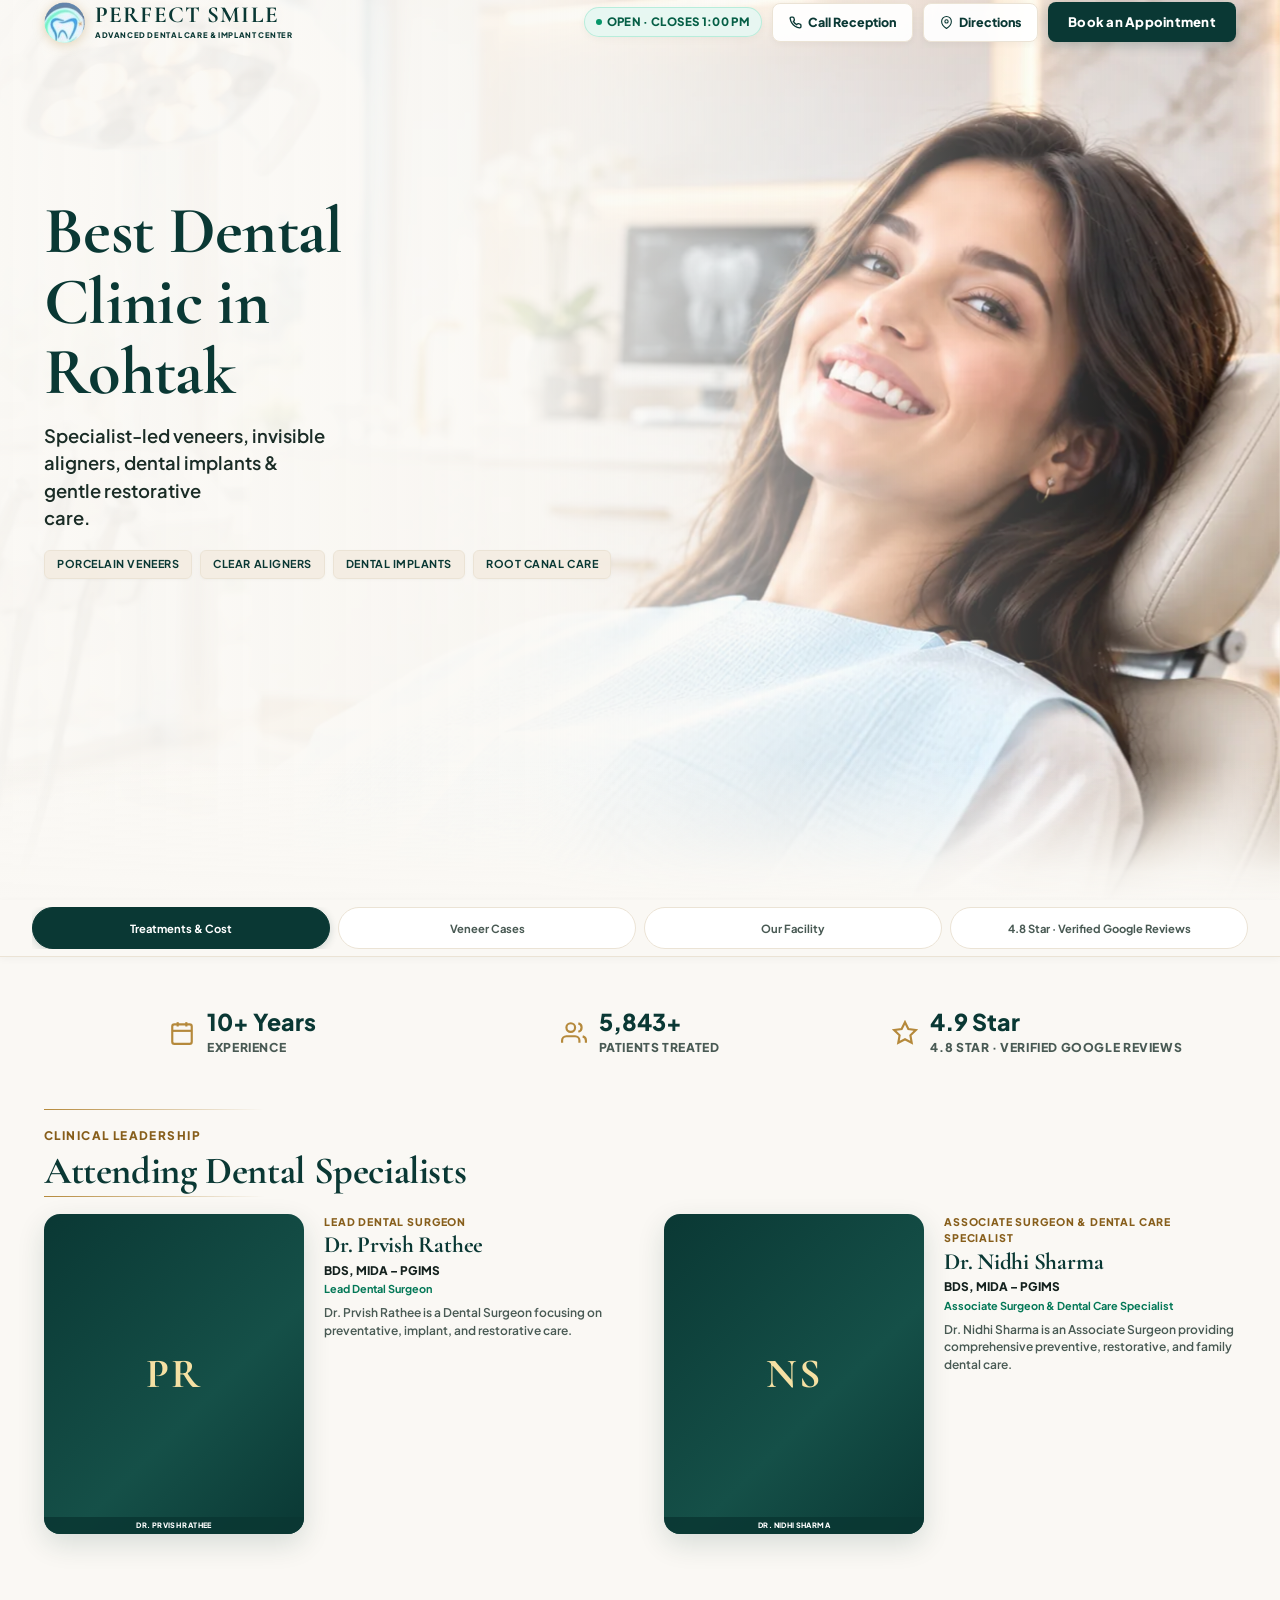
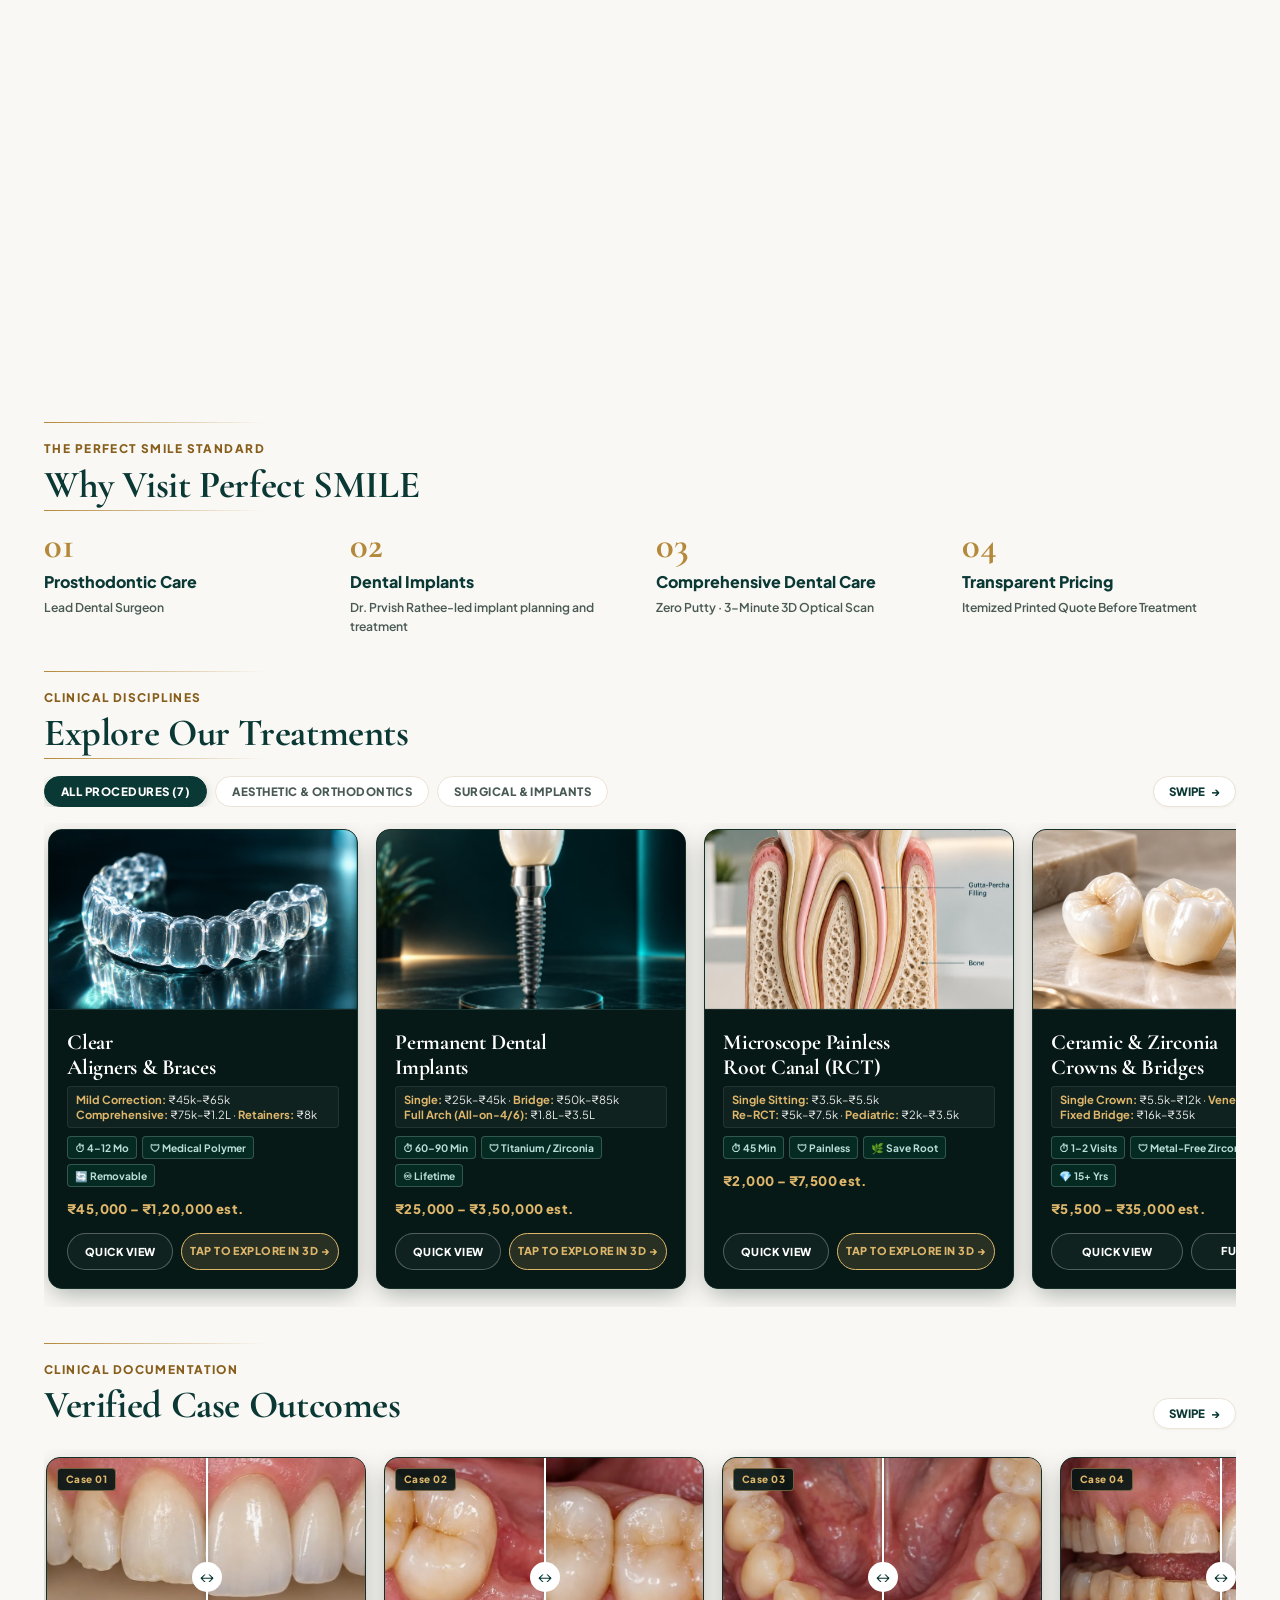
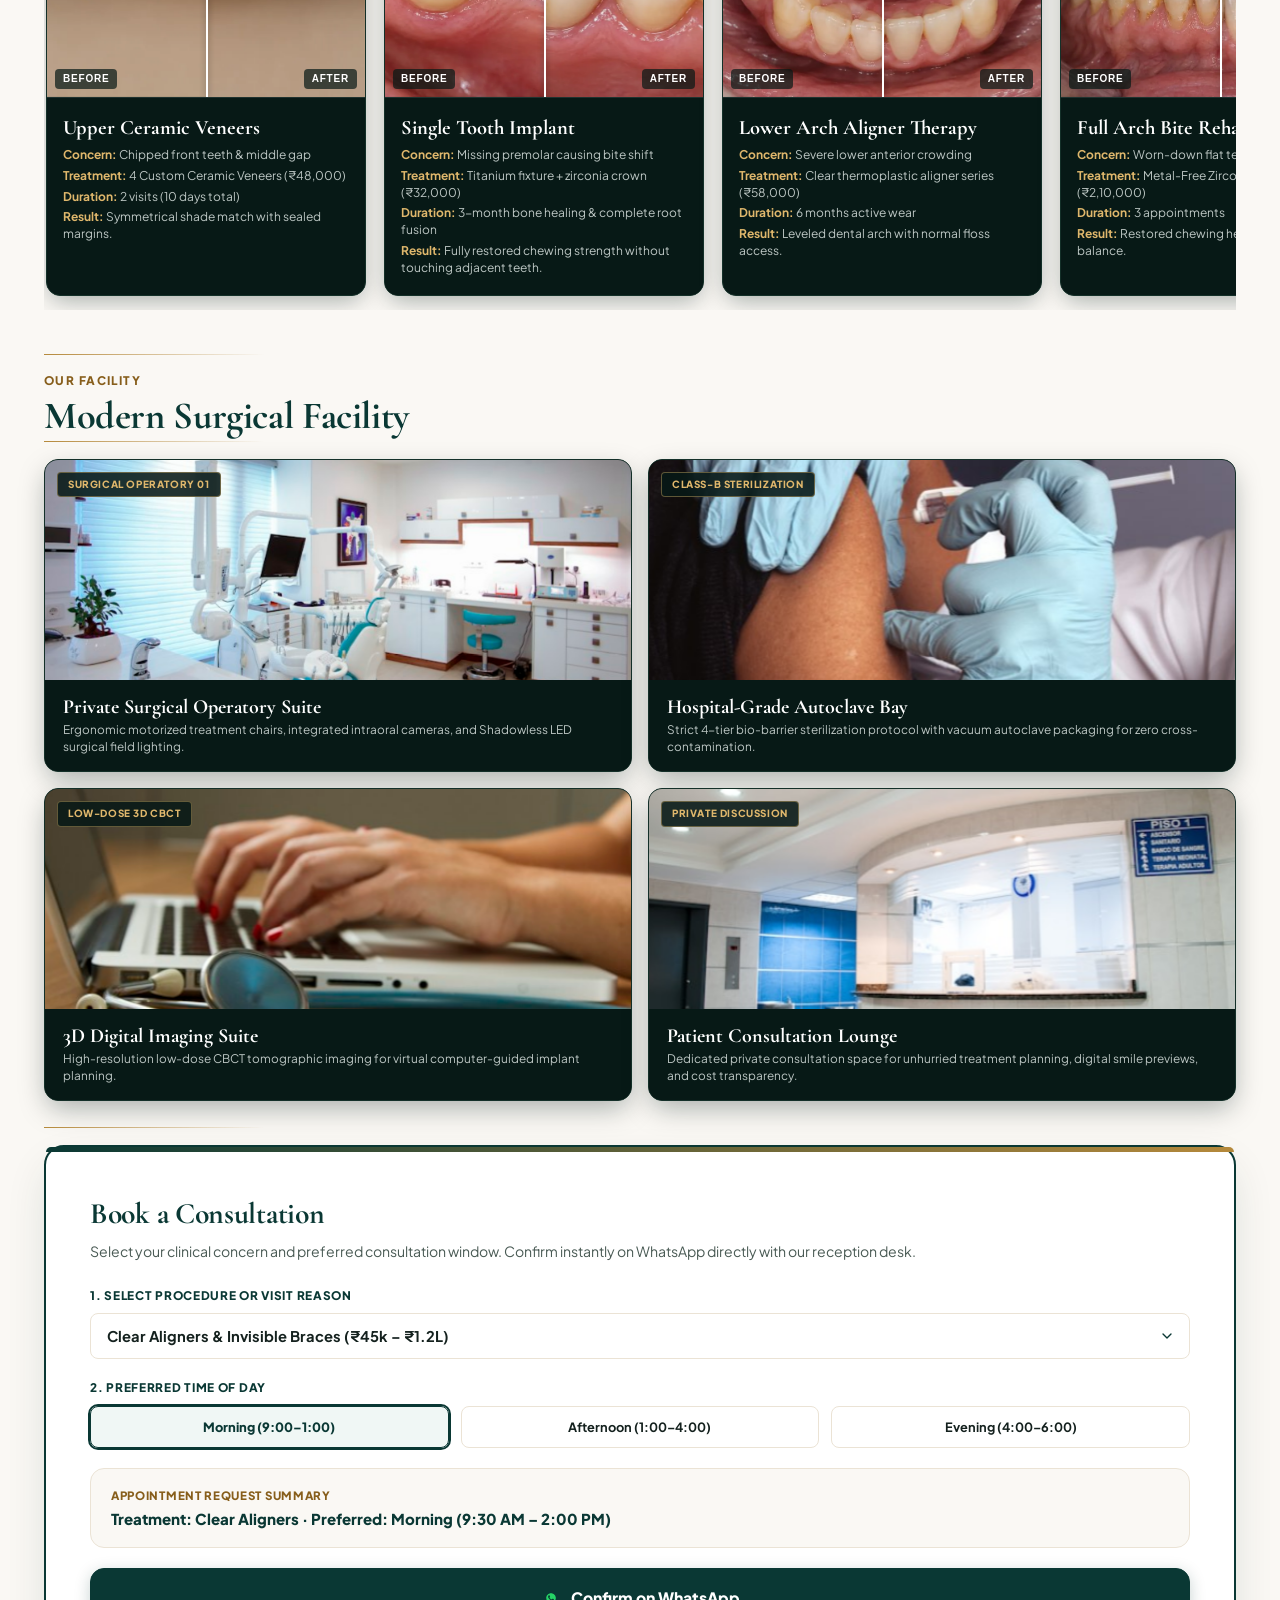
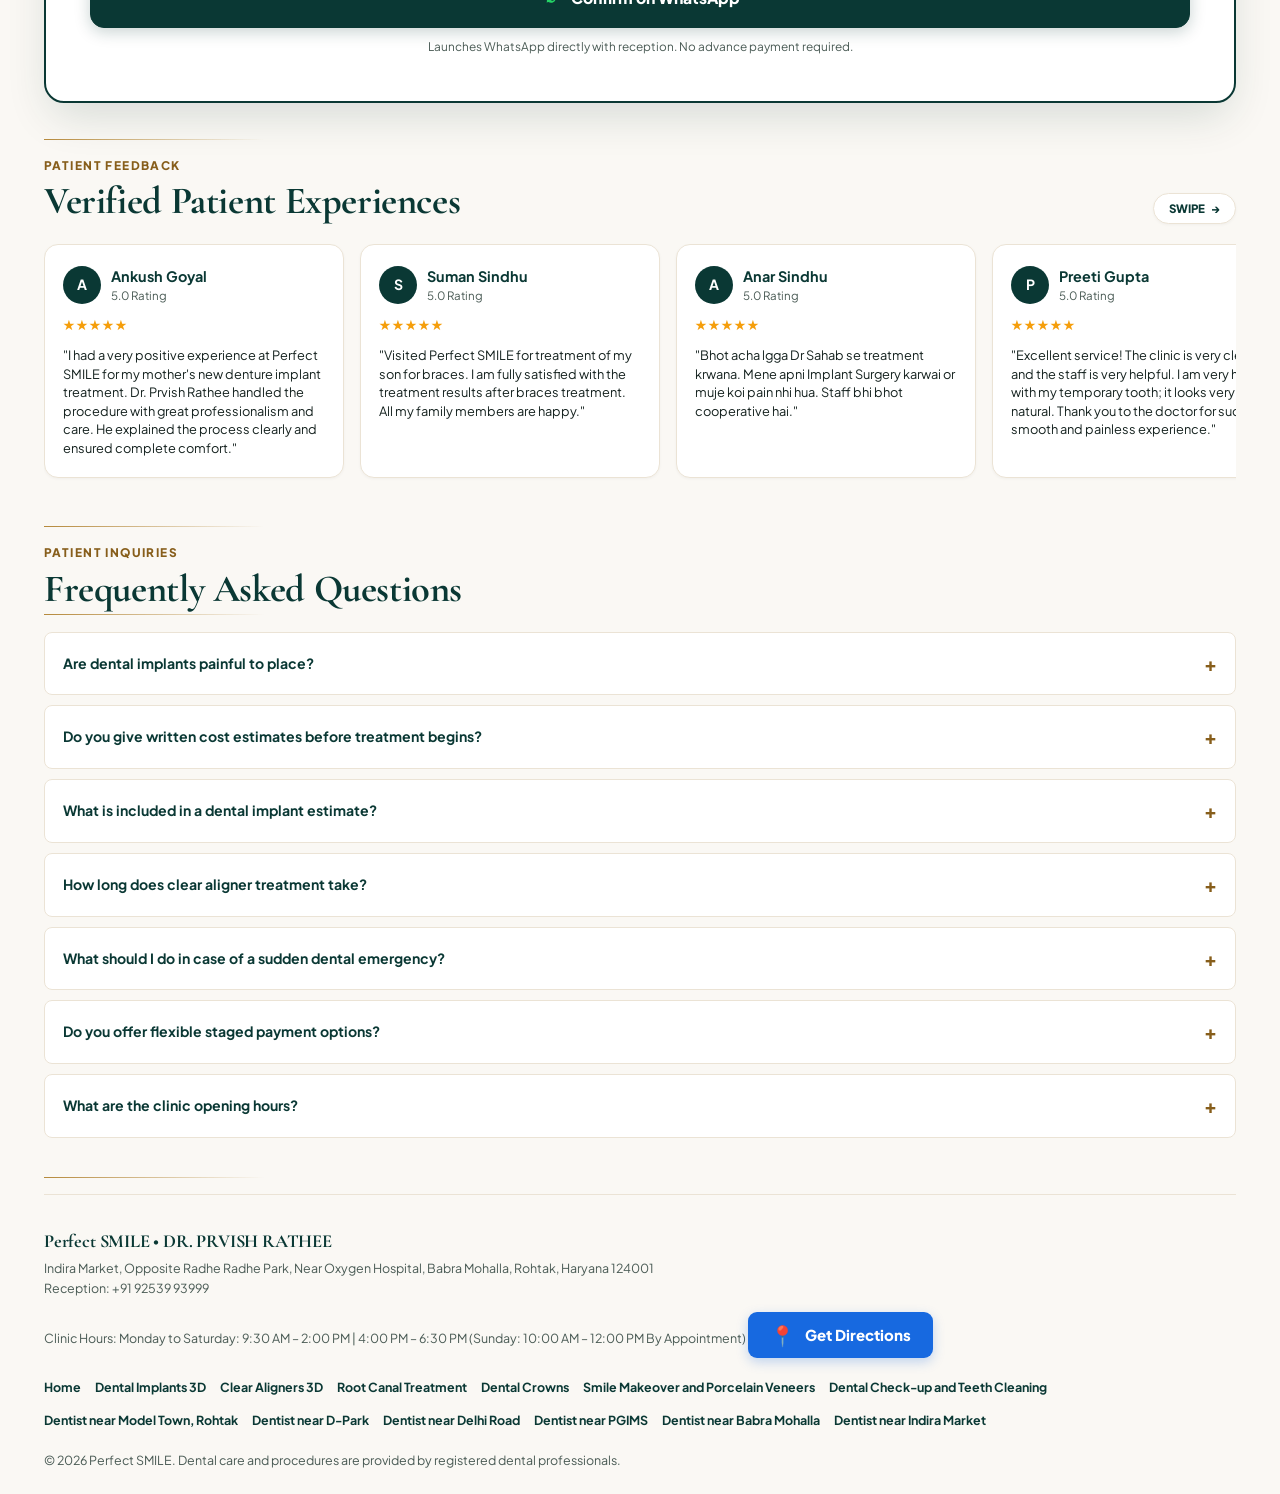
<file: index.html>
<!DOCTYPE html>

<html lang="en">
<head>
<link href="https://mintclinicrohtak.com/" rel="canonical"/>
<meta charset="utf-8"/>
<meta content="width=device-width, initial-scale=1.0" name="viewport"/>
<link href="favicon.svg" rel="icon" type="image/svg+xml"/>
<meta content="#0a3834" name="theme-color"/>
<title>Perfect SMILE | Dr. Prvish Rathee | Dentist in Rohtak, Haryana</title>
<meta content="Advanced dental care, dental implants, root canal treatment, braces, teeth whitening and restorative dentistry at Perfect SMILE, Indira Market, Opposite Radhe Radhe Park, Near Oxygen Hospital, Babra Mohalla, Rohtak, Haryana." name="description"/>
<!-- Open Graph -->
<meta content="website" property="og:type"/>
<meta content="https://mintclinicrohtak.com/" property="og:url"/>
<meta content="Perfect SMILE | Dr. Prvish Rathee | Dentist in Rohtak" property="og:title"/>
<meta content="Specialist-led aesthetic and surgical dental care with transparent upfront price estimates and interactive 3D digital treatment education." property="og:description"/>
<meta content="https://mintclinicrohtak.com/hero-desktop.webp" property="og:image"/>
<meta content="Perfect SMILE, Indira Market, Opposite Radhe Radhe Park, Near Oxygen Hospital, Babra Mohalla, Rohtak, Haryana" property="og:image:alt"/>
<meta content="Perfect SMILE" property="og:site_name"/>
<meta content="en_IN" property="og:locale"/>
<meta content="summary_large_image" name="twitter:card"/>
<meta content="Perfect SMILE | Dr. Prvish Rathee, Dentist in Rohtak" name="twitter:title"/>
<meta content="Dental implants, root canal treatment, braces, teeth whitening and restorative dental care in Rohtak." name="twitter:description"/>
<meta content="https://mintclinicrohtak.com/hero-desktop.webp" name="twitter:image"/>
<meta content="index, follow, max-image-preview:large" name="robots"/>
<!-- Structured Data -->
<script type="application/ld+json">{"@context":"https://schema.org","@type":"Dentist","@id":"https://mintclinicrohtak.com/#clinic","name":"Perfect SMILE","url":"https://mintclinicrohtak.com/","image":"https://mintclinicrohtak.com/hero-desktop.webp","telephone":["+919253993999","+919034467399"],"priceRange":"₹₹₹","medicalSpecialty":"Dentistry","address":{"@type":"PostalAddress","streetAddress":"Indira Market, Opposite Radhe Radhe Park, Near Oxygen Hospital, Babra Mohalla","addressLocality":"Rohtak","addressRegion":"Haryana","postalCode":"124001","addressCountry":"IN"},"founder":{"@type":"Person","name":"Dr. Prvish Rathee","jobTitle":"Lead Surgeon","hasCredential":"BDS, MIDA – PGIMS"},"hasMap":"https://maps.app.goo.gl/pcGEaBugNyQtd7A29?g_st=ac","sameAs":["https://maps.app.goo.gl/pcGEaBugNyQtd7A29?g_st=ac"],"areaServed":[{"@type":"Place","name":"Babra Mohalla"},{"@type":"Place","name":"Indira Market"},{"@type":"Place","name":"Model Town"},{"@type":"Place","name":"D-Park"},{"@type":"Place","name":"Delhi Road"},{"@type":"Place","name":"PGIMS Complex"}],"openingHoursSpecification":[{"@type":"OpeningHoursSpecification","dayOfWeek":["Monday","Tuesday","Wednesday","Thursday","Friday","Saturday"],"opens":"09:30","closes":"14:00"},{"@type":"OpeningHoursSpecification","dayOfWeek":["Monday","Tuesday","Wednesday","Thursday","Friday","Saturday"],"opens":"16:00","closes":"18:30"},{"@type":"OpeningHoursSpecification","dayOfWeek":["Sunday"],"opens":"10:00","closes":"12:00","description":"Strictly By Appointment"}],"aggregateRating":{"@type":"AggregateRating","ratingValue":"4.8","bestRating":"5","reviewCount":76,"ratingCount":76},"employee":[{"@type":"Person","name":"Dr. Prvish Rathee","jobTitle":"Lead Surgeon","hasCredential":"BDS, MIDA – PGIMS"},{"@type":"Person","name":"Dr. Nidhi Sharma","jobTitle":"Associate Surgeon","hasCredential":"BDS, MIDA – PGIMS"}]}</script>
<script type="application/ld+json">{"@context":"https://schema.org","@type":"FAQPage","mainEntity":[{"@type":"Question","name":"Are dental implants painful to place?","acceptedAnswer":{"@type":"Answer","text":"No. The procedure is completed under local anesthesia. Most patients report feeling only gentle vibration and mild pressure, with postoperative recovery feeling similar to a simple filling."}},{"@type":"Question","name":"Do you give written cost estimates before treatment begins?","acceptedAnswer":{"@type":"Answer","text":"Yes. Following your 3D scan and clinical exam, you will receive a transparent written breakdown of all available materials and exact pricing before any treatment starts."}},{"@type":"Question","name":"What is included in a dental implant estimate?","acceptedAnswer":{"@type":"Answer","text":"Our implant estimate includes the initial 3D surgical planning scan, the biocompatible medical titanium root fixture, the precision-milled titanium abutment connector, and the final monolithic zirconia crown."}},{"@type":"Question","name":"How long does clear aligner treatment take?","acceptedAnswer":{"@type":"Answer","text":"Minor adjustments can take 3 to 6 months, while full alignment typically takes between 8 and 14 months depending on tooth movement requirements."}},{"@type":"Question","name":"What should I do in case of a sudden dental emergency?","acceptedAnswer":{"@type":"Answer","text":"Please contact the clinic directly for urgent dental pain, tooth problems or other dental emergencies so the team can advise on appointment availability."}},{"@type":"Question","name":"Do you offer flexible staged payment options?","acceptedAnswer":{"@type":"Answer","text":"Please confirm treatment fees and payment arrangements directly with the clinic during your consultation."}},{"@type":"Question","name":"What are the clinic opening hours?","acceptedAnswer":{"@type":"Answer","text":"Monday to Saturday: 9:30 AM – 2:00 PM | 4:00 PM – 6:30 PM (Sunday: 10:00 AM – 12:00 PM By Appointment)."}}]}</script>
<link href="https://fonts.googleapis.com" rel="preconnect"/>
<link crossorigin="" href="https://fonts.gstatic.com" rel="preconnect"/>
<link href="https://fonts.googleapis.com/css2?family=Cormorant+Garamond:ital,wght@0,600;0,700;1,600&amp;family=Plus+Jakarta+Sans:wght@400;500;600;700;800&amp;display=swap" rel="stylesheet"/>
<style>
    :root {
      --bg-canvas: #faf8f4;
      --bg-surface: #ffffff;
      --bg-subtle: #f4ede2;

      --text-main: #14211e;
      --text-muted: #495a54;

      --teal-primary: #0a3834;
      --teal-hover: #062623;
      --teal-soft: #f0f7f5;
      --teal-border: #b8ded7;

      --emerald-accent: #047857;
      --emerald-soft: #ecfdf5;

      --gold-primary: #b5893b;
      --gold-accent: #875e1b;
      --gold-soft: #fcf8f0;
      --gold-border: #ebd9b5;

      /* Obsidian Dark Architecture */
      --card-dark-bg: #071916;
      --card-dark-border: #143029;
      --card-dark-text-muted: rgba(240, 247, 245, 0.78);
      --card-dark-gold: #dfb76c;

      --rose-accent: #b91c1c;

      --border-color: #ebe3d5;
      --shadow-sm: 0 1px 3px rgba(20, 33, 30, 0.04);
      --shadow-desk: 0 18px 45px -8px rgba(10, 56, 52, 0.16);

      --radius-sm: 8px;
      --radius-md: 14px;
      --radius-lg: 20px;
    }

    *,
    *::before,
    *::after {
      box-sizing: border-box;
      margin: 0;
      padding: 0;
      -webkit-tap-highlight-color: transparent;
    }

    html {
      scroll-behavior: smooth;
    }

    /* Fixed: No overflow-x on html to keep native mobile anchor scrolling intact */
    body {
      width: 100%;
      max-width: 100vw;
      overflow-x: hidden; /* fallback for old browsers */
      overflow-x: clip; /* clips sideways overflow WITHOUT breaking position:sticky */
      background-color: var(--bg-canvas);
      color: var(--text-main);
      font-family: 'Plus Jakarta Sans', -apple-system, BlinkMacSystemFont, sans-serif;
      line-height: 1.55;
      padding-bottom: 96px;
    }

    @media (min-width: 900px) and (orientation: landscape) {
      body {
        padding-bottom: 0;
      }
    }

    a,
    button,
    select,
    input {
      font-family: inherit;
      color: inherit;
    }

    button:focus-visible,
    a:focus-visible,
    input:focus-visible,
    select:focus-visible {
      outline: 2px solid var(--teal-primary);
      outline-offset: 3px;
    }

    .fluid-section-band {
      width: 100%;
      box-sizing: border-box;
      padding: 0 clamp(16px, 3.5vw, 44px);
    }

    .serif-title {
      font-family: 'Cormorant Garamond', Georgia, serif;
      letter-spacing: -0.01em;
    }

    /* Precise offsets for sticky header jumps */
    #treatments,
    #casesSection,
    #reviewsSection,
    #bookingDeskSection,
    #visitSection {
      scroll-margin-top: 56px;
    }

    /* ==========================================================
       LUXURY EDITORIAL ENTRANCE & INERTIAL SCROLL REVEALS
    =========================================================== */
    @keyframes gracefulWordDrop {
      0% {
        opacity: 0;
        transform: translateY(-16px);
      }
      100% {
        opacity: 1;
        transform: translateY(0);
      }
    }

    @keyframes heroBgZoomAnim {
      0% { opacity: 0.7; transform: scale(1.04); }
      100% { opacity: 1; transform: scale(1); }
    }

    .hero-brand-name-anim {
      display: inline-block;
      animation: gracefulWordDrop 0.85s cubic-bezier(0.16, 1, 0.3, 1) 0.08s both;
    }
    .hero-brand-tag-anim {
      display: inline-block;
      animation: gracefulWordDrop 0.85s cubic-bezier(0.16, 1, 0.3, 1) 0.18s both;
    }
    .hero-status-pill-anim {
      animation: gracefulWordDrop 0.85s cubic-bezier(0.16, 1, 0.3, 1) 0.28s both;
    }

    .hero-eyebrow-anim {
      display: inline-block;
      animation: gracefulWordDrop 0.88s cubic-bezier(0.16, 1, 0.3, 1) 0.40s both;
    }

    .word-snap {
      display: inline-block;
      animation: gracefulWordDrop 0.88s cubic-bezier(0.16, 1, 0.3, 1) both;
    }
    .ws-1 { animation-delay: 0.52s; }
    .ws-2 { animation-delay: 0.66s; }
    .ws-3 { animation-delay: 0.80s; }
    .ws-4 { animation-delay: 0.94s; }

    .hero-subhead-anim {
      animation: gracefulWordDrop 0.92s cubic-bezier(0.16, 1, 0.3, 1) 1.10s both;
    }

    .stag-tag {
      display: inline-block;
      animation: gracefulWordDrop 0.80s cubic-bezier(0.16, 1, 0.3, 1) both;
    }
    .st-1 { animation-delay: 1.25s; }
    .st-2 { animation-delay: 1.37s; }
    .st-3 { animation-delay: 1.49s; }
    .st-4 { animation-delay: 1.61s; }

    #heroParallaxTarget {
      will-change: transform, opacity;
      transition: transform 0.05s linear;
    }

    .reveal-scroll {
      opacity: 0;
      transform: translateY(14px);
      transition: opacity 0.65s cubic-bezier(0.16, 1, 0.3, 1),
                  transform 0.65s cubic-bezier(0.16, 1, 0.3, 1);
      will-change: opacity, transform;
    }

    .reveal-scroll.is-revealed {
      opacity: 1;
      transform: translateY(0);
    }

    .delay-1 { transition-delay: 0.06s; }
    .delay-2 { transition-delay: 0.12s; }
    .delay-3 { transition-delay: 0.18s; }
    .delay-4 { transition-delay: 0.24s; }

    /* ==========================================================
       1. UNIFIED FULL-BLEED HERO (CINEMATIC CONTRAST ON MOBILE)
    =========================================================== */
    .hero-fullbleed-wrapper {
      position: relative;
      width: 100%;
      background-color: var(--bg-canvas);
      overflow: hidden;
      display: flex;
      flex-direction: column;
      justify-content: space-between;
      border-bottom: none !important;
    }

    .hero-fullbleed-wrapper::after {
      content: '';
      position: absolute;
      bottom: 0;
      left: 0;
      right: 0;
      height: 140px;
      background: linear-gradient(
        to bottom,
        rgba(250, 248, 244, 0) 0%,
        rgba(250, 248, 244, 0.45) 40%,
        rgba(250, 248, 244, 0.92) 80%,
        #faf8f4 100%
      );
      z-index: 4;
      pointer-events: none;
    }

    .hero-video-bg {
      position: absolute;
      inset: 0;
      width: 100%;
      height: 100%;
      object-fit: cover;
      z-index: 1;
      pointer-events: none;
      animation: heroBgZoomAnim 1.6s cubic-bezier(0.16, 1, 0.3, 1) both;
    }

    .hero-scrim-overlay {
      position: absolute;
      inset: 0;
      z-index: 2;
      pointer-events: none;
    }

    .luxury-site-header {
      position: relative;
      z-index: 20;
      width: 100%;
      padding-top: clamp(14px, 2.5vw, 22px);
      padding-bottom: 12px;
      display: flex;
      align-items: center;
      justify-content: space-between;
      gap: 8px;
      background: transparent;
      border: none;
    }

    .header-brand-link {
      display: flex;
      align-items: center;
      gap: 10px;
      text-decoration: none;
      min-width: 0;
      flex: 1 1 auto;
    }

    .gold-tooth-icon {
      width: clamp(30px, 3.2vw, 42px);
      height: clamp(30px, 3.2vw, 42px);
      flex-shrink: 0;
      filter: drop-shadow(0 2px 6px rgba(181, 137, 59, 0.35));
    }

    .brand-text-block {
      display: flex;
      flex-direction: column;
      min-width: 0;
      flex-shrink: 1;
    }

    /* ZERO TRUNCATION / NO ELLIPSIS CUTOFF ON MOBILE */
    .brand-name-serif {
      font-family: 'Cormorant Garamond', Georgia, serif;
      font-size: clamp(1.8rem, 6vw, 2.3rem); /* bigger brand on mobile (2026-09-27) */
      font-weight: 700;
      line-height: 1.05;
      color: var(--teal-primary);
      letter-spacing: 0.07em;
      text-transform: uppercase;
      white-space: nowrap;
      overflow: visible !important;
      text-overflow: clip !important;
      /* soft halo so the brand pops against the hero photo (2026-09-27) */
      text-shadow: 0 1px 14px rgba(250, 246, 238, 0.95), 0 1px 3px rgba(250, 246, 238, 0.9);
    }

    .brand-tagline-sans {
      font-size: clamp(0.44rem, 1.2vw, 0.62rem);
      color: var(--teal-primary);
      opacity: 0.9;
      font-weight: 800;
      letter-spacing: 0.07em;
      text-transform: uppercase;
      margin-top: 2px;
      white-space: nowrap;
      overflow: visible !important;
      text-overflow: clip !important;
    }

    .header-right-tools {
      display: flex;
      align-items: center;
      gap: 10px;
      flex-shrink: 0;
      margin-left: auto;
    }

    /* Small phones: keep the FULL live-status text — the pill wraps to its
       own line under the brand instead of overlapping it (2026-09-27). */
    @media (max-width: 560px) {
      .luxury-site-header {
        flex-wrap: wrap;
        row-gap: 8px;
      }
      .luxury-site-header .header-right-tools {
        flex: 1 1 100%;
        margin-left: 0;
        justify-content: flex-start;
      }
    }

    .live-status-pill {
      display: inline-flex;
      align-items: center;
      gap: 5px;
      background: rgba(230, 247, 242, 0.94);
      backdrop-filter: blur(8px);
      border: 1px solid rgba(178, 235, 217, 0.9);
      color: #065f46;
      border-radius: 999px;
      padding: 5px 11px;
      font-size: clamp(0.58rem, 1.5vw, 0.72rem);
      font-weight: 800;
      letter-spacing: 0.03em;
      text-transform: uppercase;
      white-space: nowrap;
      flex-shrink: 0;
      box-shadow: 0 2px 8px rgba(0, 0, 0, 0.04);
    }

    .status-indicator {
      width: 6px;
      height: 6px;
      flex-shrink: 0;
      background-color: #059669;
      border-radius: 50%;
    }

    .status-indicator.closed { background-color: #f43f5e; }
    .live-status-pill.is-closed { background: #f1f5f9; border-color: #cbd5e1; color: #475569; }

    @media (min-width: 900px) and (orientation: landscape) {
      .desktop-header-cta-group {
        display: inline-flex;
        align-items: center;
        gap: 10px;
      }

      .desktop-header-action-btn {
        display: inline-flex;
        align-items: center;
        gap: 6px;
        background: rgba(255, 255, 255, 0.92);
        backdrop-filter: blur(8px);
        border: 1.5px solid var(--border-color);
        color: var(--teal-primary) !important;
        padding: 9px 16px;
        border-radius: var(--radius-sm);
        font-size: 0.78rem;
        font-weight: 800;
        text-decoration: none;
        box-shadow: 0 2px 6px rgba(0, 0, 0, 0.04);
        transition: all 0.15s ease;
      }

      .desktop-header-action-btn:hover {
        background: var(--teal-soft);
        border-color: var(--teal-primary);
      }

      .desktop-header-cta {
        display: inline-flex;
        align-items: center;
        background-color: var(--teal-primary);
        color: #ffffff !important;
        padding: 10px 20px;
        border-radius: var(--radius-sm);
        font-size: 0.82rem;
        font-weight: 800;
        text-decoration: none;
        letter-spacing: 0.02em;
        cursor: pointer;
        box-shadow: 0 4px 12px rgba(10, 56, 52, 0.2);
        transition: background-color 0.15s ease, transform 0.15s ease;
      }

      .desktop-header-cta:hover {
        background-color: var(--teal-hover);
        transform: translateY(-1px);
      }
    }

    @media (max-width: 899px), (orientation: portrait) {
      .desktop-header-cta-group { display: none; }
    }

    .hero-stage-body {
      position: relative;
      z-index: 10;
      width: 100%;
      margin-top: auto;
      margin-bottom: auto;
    }

    .hero-content-col {
      max-width: 650px;
    }

    .hero-eyebrow-row {
      display: flex;
      align-items: center;
      gap: 10px;
      margin-bottom: 8px;
    }

    .eyebrow-text {
      font-size: 0.74rem;
      font-weight: 800;
      text-transform: uppercase;
      letter-spacing: 0.12em;
      color: var(--gold-accent);
      background: rgba(244, 237, 226, 0.96);
      padding: 4px 12px;
      border-radius: 999px;
      border: 1px solid var(--gold-border);
      box-shadow: 0 1px 4px rgba(0,0,0,0.04);
      display: inline-block;
    }

    .hero-headline {
      font-size: clamp(2.35rem, 5.2vw, 4.2rem);
      font-weight: 700;
      line-height: 1.06;
      color: var(--teal-primary);
      margin: 8px 0 14px 0;
    }

    .hero-subhead {
      color: #1a2c26;
      font-size: clamp(0.96rem, 2vw, 1.15rem);
      line-height: 1.5;
      max-width: 560px;
      font-weight: 600;
    }

    .hero-specialty-tags {
      display: flex;
      flex-wrap: wrap;
      gap: 8px;
      margin-top: 18px;
    }

    .specialty-tag {
      font-size: 0.68rem;
      font-weight: 700;
      text-transform: uppercase;
      letter-spacing: 0.05em;
      padding: 5px 12px;
      border-radius: 6px;
      background: rgba(244, 237, 226, 0.95);
      color: var(--teal-primary);
      border: 1px solid var(--border-color);
      box-shadow: 0 1px 3px rgba(0,0,0,0.03);
    }

    @media (min-width: 900px) and (orientation: landscape) {
      .hero-fullbleed-wrapper { min-height: 85vh; }
      .hero-video-bg { object-position: right center; }
      .hero-scrim-overlay {
        background: linear-gradient(
          90deg,
          rgba(250, 248, 244, 0.96) 0%,
          rgba(250, 248, 244, 0.88) 42%,
          rgba(250, 248, 244, 0.28) 75%,
          transparent 100%
        );
      }
      .hero-stage-body { padding-top: 30px; padding-bottom: 50px; top: -9vh; } /* lifted 2026-09-27: face stays visible */
    }

    /* CINEMATIC DIRECTIONAL VIGNETTE FOR MOBILE:
       Dense at top behind text, open & deep in lower 50% so tooth + gold sparks pop */
    @media (max-width: 899px), (orientation: portrait) {
      /* Mobile: do not wash out the bottom of the hero image.
         The desktop fade remains untouched. */
      .hero-fullbleed-wrapper::after { display: none; }
      /* Mobile: keep the hero to one viewport and place the text directly
         under the header instead of bottom-aligning it with a large empty gap. */
      /* Mobile: make the hero end immediately after the content area,
         leaving the fixed bottom action bar outside the hero rather than
         a large blank region. */
      .hero-scroll-section { height: clamp(760px, 60svh, 840px); min-height: 0; }
      .hero-fullbleed-wrapper { min-height: 0; height: 100%; }
      .hero-scroll-sticky {
        justify-content: flex-start;
        height: 100%;
        min-height: 0;
      }
      .hero-video-bg { 
        object-position: 85% 75%;
      }
      .hero-scrim-overlay {
        /* lightened 2026-09-27: photo must show clearly through the scrim */
        background: linear-gradient(
          180deg,
          rgba(250, 248, 244, 0.55) 0%,
          rgba(250, 248, 244, 0.30) 30%,
          rgba(250, 248, 244, 0.06) 55%,
          rgba(250, 248, 244, 0.10) 70%,
          rgba(250, 248, 244, 0.45) 88%,
          rgba(250, 248, 244, 0.65) 100%
        );
      }
      .hero-stage-body {
        /* Mobile full-bleed hero (2026-09-27): copy sits ON the video,
           bottom-anchored above the fixed CTA bar. */
        position: absolute;
        top: auto;
        bottom: 108px;
        left: 0;
        right: 0;
        width: 100%;
        margin: 0 !important;
        padding-top: 0;
        padding-bottom: 0;
        justify-content: flex-start;
      }
      .hero-headline {
        font-size: clamp(2.1rem, 7.5vw, 2.7rem);
      }
      .hero-subhead {
        font-size: 0.92rem;
        line-height: 1.45;
        max-width: 92%;
      }
    }

    /* ==========================================================
       ALWAYS-VISIBLE 4-CHIP NAVIGATION STRIP (ZERO CUTOFF)
    =========================================================== */
    .sticky-chip-strip {
      position: sticky;
      top: 0;
      z-index: 850;
      background: rgba(250, 248, 244, 0.96);
      backdrop-filter: blur(12px);
      -webkit-backdrop-filter: blur(12px);
      border-bottom: 1px solid var(--border-color);
      box-shadow: 0 2px 8px rgba(10, 56, 52, 0.04);
      padding: 7px clamp(8px, 2.5vw, 32px);
      width: 100%;
      box-sizing: border-box;
    }

    .chip-track {
      display: flex;
      align-items: center;
      justify-content: center;
      gap: clamp(5px, 1.2vw, 8px);
      margin: 0 auto;
      max-width: 100%;
      overflow-x: hidden;
    }

    .nav-chip {
      display: inline-flex;
      align-items: center;
      justify-content: center;
      flex: 1 1 0;
      min-width: 0;
      min-height: 42px;
      padding: 5px 7px;
      border-radius: 999px;
      font-size: clamp(0.62rem, 1.65vw, 0.70rem);
      line-height: 1.12;
      font-weight: 700;
      text-decoration: none;
      text-align: center;
      color: var(--text-muted);
      background: #ffffff;
      border: 1.2px solid var(--border-color);
      white-space: normal;
      transition: all 0.15s ease;
      cursor: pointer;
    }

    .nav-chip:hover {
      border-color: var(--teal-primary);
      color: var(--teal-primary);
    }

    .nav-chip.is-active {
      background: var(--teal-primary);
      border-color: var(--teal-primary);
      color: #ffffff;
      box-shadow: 0 2px 8px rgba(10, 56, 52, 0.2);
    }

    /* ==========================================================
       2. ZERO-BOX STATS SECTION
    =========================================================== */
    .stats-seamless-editorial {
      width: 100%;
      margin: 36px 0 24px 0;
      background: transparent;
      border: none;
      box-shadow: none;
    }

    .stats-editorial-grid {
      display: grid;
      grid-template-columns: 1fr 1fr 1fr;
      width: 100%;
      background: transparent;
      border: none;
    }

    .strip-stat-cell-clean {
      display: flex;
      align-items: center;
      justify-content: center;
      gap: 12px;
      padding: 16px 8px;
      border: none !important;
      text-decoration: none;
      background: transparent;
    }

    .strip-icon-wrap {
      color: var(--gold-primary);
      display: flex;
      align-items: center;
      justify-content: center;
      flex-shrink: 0;
    }

    .strip-icon-wrap svg { width: 26px; height: 26px; }

    .strip-text-group {
      display: flex;
      flex-direction: column;
      min-width: 0;
    }

    .strip-text-group strong {
      font-size: clamp(1.05rem, 2.4vw, 1.45rem);
      font-weight: 800;
      color: var(--teal-primary);
      line-height: 1.15;
      white-space: nowrap;
    }

    .strip-text-group span {
      font-size: clamp(0.62rem, 1.4vw, 0.76rem);
      color: var(--text-muted);
      font-weight: 800;
      text-transform: uppercase;
      letter-spacing: 0.05em;
      margin-top: 2px;
      white-space: nowrap;
    }

    /* ==========================================================
       3. ATTENDING SPECIALISTS
    =========================================================== */
    .editorial-heading-group {
      margin: 54px 0 20px;
      display: flex;
      justify-content: space-between;
      align-items: flex-end;
      gap: 12px;
    }

    .editorial-subhead {
      font-size: 0.74rem;
      font-weight: 800;
      text-transform: uppercase;
      letter-spacing: 0.12em;
      color: var(--gold-accent);
      display: block;
      margin-bottom: 3px;
    }

    .section-display-title {
      font-size: clamp(1.75rem, 3.6vw, 2.4rem);
      font-weight: 700;
      color: var(--teal-primary);
      line-height: 1.2;
    }

    .btn-swipe-trigger {
      display: inline-flex;
      align-items: center;
      gap: 6px;
      background: #ffffff;
      border: 1.5px solid var(--border-color);
      border-radius: 999px;
      padding: 7px 15px;
      font-size: 0.72rem;
      font-weight: 800;
      text-transform: uppercase;
      cursor: pointer;
      color: var(--teal-primary);
      box-shadow: var(--shadow-sm);
      transition: all 0.15s ease;
      white-space: nowrap;
      flex-shrink: 0;
    }

    .btn-swipe-trigger:hover {
      background: var(--teal-soft);
      border-color: var(--teal-primary);
    }

    .doctors-editorial-spread {
      display: grid;
      grid-template-columns: 1fr;
      gap: 28px;
      margin-top: 18px;
      background: transparent;
      border: none;
    }

    @media (min-width: 900px) and (orientation: landscape) {
      .doctors-editorial-spread {
        grid-template-columns: 1fr 1fr;
        gap: 48px;
      }
    }

    .doctor-feature-entry {
      display: flex;
      align-items: flex-start;
      gap: 20px;
      background: transparent;
      border: none;
      box-shadow: none;
      padding: 0;
    }

    .doctor-photo-frame {
      position: relative;
      width: 260px;
      height: 320px;
      flex-shrink: 0;
      border-radius: 16px;
      overflow: hidden;
      box-shadow: 0 10px 28px rgba(10, 56, 52, 0.14);
    }


    @media (max-width: 899px) {
      .doctors-editorial-spread {
        gap: 22px;
      }

      .doctor-feature-entry {
        flex-direction: column;
        gap: 18px;
      }

      .doctor-photo-frame {
        width: min(100%, 300px);
        height: 360px;
      }
    }

    @media (max-width: 560px) {
      .doctor-photo-frame {
        width: min(100%, 260px);
        height: 320px;
      }
    }

    .doctor-photo-rect {
      width: 100%;
      height: 100%;
      object-fit: cover;
      display: block;
    }

    .doctor-monogram {
      width: 100%;
      height: 100%;
      display: flex;
      align-items: center;
      justify-content: center;
      font-family: 'Cormorant Garamond', Georgia, serif;
      font-size: 2.6rem;
      font-weight: 700;
      letter-spacing: 0.04em;
      color: #f5e0a3;
      background: linear-gradient(135deg, #0a3834 0%, #155048 60%, #0a3834 100%);
    }

    .doctor-photo-badge {
      position: absolute;
      bottom: 0; left: 0; right: 0;
      background: rgba(10, 56, 52, 0.9);
      color: #ffffff;
      font-size: 0.46rem;
      font-weight: 800;
      text-transform: uppercase;
      letter-spacing: 0.05em;
      padding: 3px 4px;
      text-align: center;
    }

    .doctor-details-block {
      flex: 1;
      min-width: 0;
    }

    .doc-lead-eyebrow {
      font-size: 0.66rem;
      font-weight: 800;
      text-transform: uppercase;
      letter-spacing: 0.08em;
      color: var(--gold-accent);
      display: block;
      margin-bottom: 2px;
    }

    .doc-name-serif {
      font-size: 1.45rem;
      font-weight: 700;
      line-height: 1.15;
      color: var(--teal-primary);
    }

    .doc-degrees-line {
      font-size: 0.74rem;
      font-weight: 800;
      text-transform: uppercase;
      color: var(--text-main);
      margin-top: 3px;
    }

    .doc-reg-number {
      font-size: 0.68rem;
      font-weight: 700;
      color: var(--emerald-accent);
      margin-top: 1px;
    }

    .doc-institution-line {
      font-size: 0.75rem;
      color: var(--text-muted);
      line-height: 1.48;
      margin-top: 6px;
      font-weight: 600;
    }

    /* ==========================================================
       4. WHY PATIENTS CHOOSE Perfect SMILE
    =========================================================== */
    .why-apex-seamless-grid {
      display: grid;
      grid-template-columns: 1fr 1fr;
      gap: 24px;
      margin-top: 20px;
      background: transparent;
      border: none;
    }

    @media (min-width: 950px) and (orientation: landscape) {
      .why-apex-seamless-grid {
        grid-template-columns: repeat(4, 1fr);
        gap: 32px;
      }
    }

    @media (max-width: 580px), (orientation: portrait) {
      .why-apex-seamless-grid {
        grid-template-columns: 1fr;
      }
    }

    .why-apex-column {
      display: flex;
      flex-direction: column;
      gap: 6px;
      background: transparent;
      border: none;
    }

    .why-num-tag {
      font-family: 'Cormorant Garamond', Georgia, serif;
      font-size: 2.3rem;
      font-weight: 700;
      color: var(--gold-primary);
      line-height: 1;
      margin-bottom: 2px;
    }

    .why-apex-column h4 {
      font-size: 1rem;
      font-weight: 800;
      color: var(--teal-primary);
      line-height: 1.25;
    }

    .why-apex-column p {
      font-size: 0.76rem;
      color: var(--text-muted);
      line-height: 1.5;
      font-weight: 600;
    }

    /* ==========================================================
       5. CLINICAL PROCEDURES (TARGET: #treatments)
    =========================================================== */
    .treatment-filter-bar {
      display: flex;
      align-items: center;
      justify-content: space-between;
      gap: 12px;
      margin-top: 12px;
      margin-bottom: 16px;
    }

    .filter-pills-row {
      display: flex;
      align-items: center;
      gap: 8px;
      overflow-x: auto;
      scrollbar-width: none;
    }
    .filter-pills-row::-webkit-scrollbar { display: none; }

    .treatment-filter-btn {
      background: #ffffff;
      border: 1.5px solid var(--border-color);
      border-radius: 999px;
      padding: 7px 16px;
      font-size: 0.72rem;
      font-weight: 800;
      color: var(--text-muted);
      text-transform: uppercase;
      letter-spacing: 0.04em;
      cursor: pointer;
      white-space: nowrap;
      transition: all 0.15s ease;
    }

    .treatment-filter-btn:hover {
      border-color: var(--teal-primary);
      color: var(--teal-primary);
    }

    .treatment-filter-btn.is-active {
      background: var(--teal-primary);
      border-color: var(--teal-primary);
      color: #ffffff;
      box-shadow: 0 2px 8px rgba(10, 56, 52, 0.2);
    }

    /* DRAG-TO-SCROLL HORIZONTAL RAILS */
    .treatment-horizontal-track {
      display: flex;
      gap: 18px;
      overflow-x: auto;
      scroll-snap-type: none;
      -webkit-overflow-scrolling: touch;
      padding: 6px 4px 18px;
      scrollbar-width: none;
      cursor: grab;
      user-select: none;
    }

    .treatment-horizontal-track:active {
      cursor: grabbing;
    }

    .treatment-horizontal-track::-webkit-scrollbar { display: none; }

    .treatment-card-item {
      flex: 0 0 310px;
      max-width: 84vw;
      background: var(--card-dark-bg);
      border: 1.5px solid var(--card-dark-border);
      border-radius: var(--radius-md);
      overflow: hidden;
      display: flex;
      flex-direction: column;
      box-shadow: 0 8px 24px -4px rgba(7, 25, 22, 0.35);
      user-select: none;
      transition: opacity 0.25s ease, transform 0.25s ease;
    }

    .treatment-card-item.is-dimmed {
      opacity: 0.25;
      transform: scale(0.96);
      pointer-events: none;
    }

    .card-product-stage {
      width: 100%;
      height: 180px;
      overflow: hidden;
      background: radial-gradient(circle at 50% 45%, #0f3d37 0%, #062623 70%, #021210 100%);
      border-bottom: 1px solid rgba(255, 255, 255, 0.08);
      position: relative;
    }

    .card-product-stage img {
      width: 100%;
      height: 100%;
      object-fit: cover;
      object-position: center;
      filter: drop-shadow(0 4px 10px rgba(0,0,0,0.35));
      pointer-events: none;
      display: block;
    }

    .card-body-content {
      padding: 20px 18px 18px;
      display: flex;
      flex-direction: column;
      flex: 1;
      justify-content: space-between;
      background: var(--card-dark-bg);
    }

    .card-body-content h4 {
      font-family: 'Cormorant Garamond', Georgia, serif;
      font-size: 1.35rem;
      font-weight: 700;
      color: #ffffff;
      line-height: 1.15;
      margin-bottom: 6px;
      letter-spacing: -0.01em;
    }

    .card-types-line {
      font-size: 0.70rem;
      color: rgba(255, 255, 255, 0.9);
      line-height: 1.35;
      margin-bottom: 8px;
      background: rgba(255, 255, 255, 0.04);
      padding: 5px 8px;
      border-radius: 4px;
      border: 1px solid rgba(255, 255, 255, 0.08);
    }

    .card-types-line strong {
      color: var(--card-dark-gold);
    }

    .card-specs-row {
      display: flex;
      flex-wrap: wrap;
      gap: 5px;
      margin-bottom: 12px;
    }

    .card-spec-chip {
      font-size: 0.64rem;
      font-weight: 700;
      background: rgba(4, 120, 87, 0.18);
      border: 1px solid rgba(184, 222, 215, 0.25);
      color: #b8ded7;
      padding: 2.5px 7px;
      border-radius: 4px;
      white-space: nowrap;
    }

    .card-price-pill {
      display: block;
      font-size: 0.82rem;
      font-weight: 800;
      color: var(--card-dark-gold);
      margin-bottom: 14px;
      letter-spacing: 0.03em;
    }

    .card-cta-group {
      display: flex;
      gap: 8px;
      width: 100%;
    }

    .btn-card-action {
      display: inline-flex;
      align-items: center;
      justify-content: center;
      flex: 1;
      background: rgba(255, 255, 255, 0.04);
      color: #ffffff !important;
      border: 1.2px solid rgba(255, 255, 255, 0.28);
      font-size: 0.68rem;
      font-weight: 800;
      text-transform: uppercase;
      letter-spacing: 0.04em;
      padding: 9px 8px;
      border-radius: 999px;
      text-decoration: none !important;
      cursor: pointer;
      transition: all 0.18s ease;
      box-sizing: border-box;
      white-space: nowrap;
    }

    .btn-card-action:hover {
      background: #ffffff;
      color: #071916 !important;
      border-color: #ffffff;
      transform: translateY(-1px);
    }

    .btn-card-action.btn-3d-highlight {
      background: rgba(223, 183, 108, 0.15);
      border-color: var(--card-dark-gold);
      color: var(--card-dark-gold) !important;
    }

    .btn-card-action.btn-3d-highlight:hover {
      background: var(--card-dark-gold);
      color: #071916 !important;
    }

    /* ==========================================================
       6. BEFORE & AFTER CLINICAL CASES (TARGET: #casesSection)
    =========================================================== */
    .horizontal-scroll-rail {
      display: flex;
      gap: 18px;
      overflow-x: auto;
      scroll-snap-type: none !important;
      -webkit-overflow-scrolling: touch;
      overscroll-behavior-x: contain;
      scrollbar-width: none;
      padding: 8px 2px 14px 2px;
      touch-action: pan-x pan-y;
      cursor: grab;
      user-select: none;
    }

    .horizontal-scroll-rail:active {
      cursor: grabbing;
    }

    .horizontal-scroll-rail::-webkit-scrollbar { display: none; }

    .custom-rail-slider-track {
      width: 100%;
      height: 4px;
      background: #ebe3d5;
      border-radius: 999px;
      margin: 4px 0 24px 0;
      position: relative;
      overflow: hidden;
    }

    .custom-rail-slider-thumb {
      position: absolute;
      top: 0; left: 0;
      height: 100%; width: 25%;
      background: var(--gold-primary);
      border-radius: 999px;
      transition: transform 0.08s linear;
    }

    .ba-slide-card {
      flex: 0 0 320px;
      max-width: 84vw;
      background: var(--card-dark-bg);
      border: 1.5px solid var(--card-dark-border);
      border-radius: var(--radius-md);
      overflow: hidden;
      box-shadow: 0 8px 24px -4px rgba(7, 25, 22, 0.35);
      display: flex;
      flex-direction: column;
      user-select: none;
    }

    .ba-image-stage {
      height: 180px;
      width: 100%;
      position: relative;
      overflow: hidden;
      border-bottom: 1px solid rgba(255, 255, 255, 0.08);
      background-color: #0c211d;
    }

    .ba-image-stage img {
      width: 100%;
      height: 100%;
      object-fit: cover;
      pointer-events: none;
      display: block;
    }

    .ba-tag-overlay {
      position: absolute;
      top: 10px; left: 10px;
      background: rgba(6, 22, 20, 0.90);
      border: 1px solid rgba(223, 183, 108, 0.45);
      color: var(--card-dark-gold);
      font-size: 0.62rem;
      font-weight: 800;
      padding: 3px 8px;
      border-radius: 4px;
      letter-spacing: 0.05em;
    }

    .ba-card-body {
      padding: 18px 16px;
      background: var(--card-dark-bg);
    }

    .ba-card-body h4 {
      font-family: 'Cormorant Garamond', Georgia, serif;
      font-size: 1.28rem;
      font-weight: 700;
      color: #ffffff;
      margin-bottom: 8px;
      line-height: 1.15;
    }

    .ba-meta-list {
      display: flex;
      flex-direction: column;
      gap: 4px;
      font-size: 0.75rem;
      color: var(--card-dark-text-muted);
      line-height: 1.4;
    }

    .ba-meta-list strong {
      color: var(--card-dark-gold);
    }

    /* ==========================================================
       7. BALANCED 2x2 ARCHITECTURAL BENTO SHOWCASE (ZERO VOID)
    =========================================================== */
    .bento-facility-grid {
      display: grid;
      grid-template-columns: 1fr;
      gap: 16px;
      margin-top: 18px;
      margin-bottom: 24px;
    }

    @media (min-width: 768px) {
      .bento-facility-grid {
        grid-template-columns: 1fr 1fr;
      }
    }

    .bento-cell {
      position: relative;
      background: var(--card-dark-bg);
      border: 1.5px solid var(--card-dark-border);
      border-radius: var(--radius-md);
      overflow: hidden;
      box-shadow: 0 10px 28px -4px rgba(7, 25, 22, 0.35);
      display: flex;
      flex-direction: column;
    }

    .bento-img-stage {
      position: relative;
      width: 100%;
      height: 220px;
      overflow: hidden;
      background-color: #0c211d;
    }

    .bento-img-stage img {
      width: 100%;
      height: 100%;
      object-fit: cover;
      display: block;
      transition: transform 0.4s ease;
    }

    .bento-cell:hover .bento-img-stage img {
      transform: scale(1.03);
    }

    .bento-badge {
      position: absolute;
      top: 12px;
      left: 12px;
      background: rgba(7, 25, 22, 0.88);
      backdrop-filter: blur(8px);
      border: 1px solid rgba(223, 183, 108, 0.4);
      color: var(--card-dark-gold);
      font-size: 0.62rem;
      font-weight: 800;
      letter-spacing: 0.06em;
      text-transform: uppercase;
      padding: 4px 10px;
      border-radius: 4px;
    }

    .bento-caption {
      padding: 16px 18px;
      background: var(--card-dark-bg);
      display: flex;
      flex-direction: column;
      gap: 3px;
      flex: 1;
    }

    .bento-caption h4 {
      font-family: 'Cormorant Garamond', Georgia, serif;
      font-size: 1.25rem;
      font-weight: 700;
      color: #ffffff;
      line-height: 1.15;
    }

    .bento-caption p {
      font-size: 0.74rem;
      color: var(--card-dark-text-muted);
      line-height: 1.4;
    }

    /* ==========================================================
       8. BOOKING DESK
    =========================================================== */
    .desk-card {
      background: #ffffff;
      border: 2px solid var(--teal-primary);
      border-radius: var(--radius-lg);
      padding: clamp(24px, 3.5vw, 44px);
      box-shadow: var(--shadow-desk);
      width: 100%;
      margin: 44px 0 32px 0;
      position: relative;
    }

    .desk-card::before {
      content: '';
      position: absolute;
      top: 0; left: 0; right: 0;
      height: 5px;
      background: linear-gradient(90deg, #0a3834, #b5893b);
      border-radius: var(--radius-lg) var(--radius-lg) 0 0;
    }

    .desk-card h3 {
      font-size: 1.85rem;
      font-weight: 700;
      color: var(--teal-primary);
      margin-bottom: 4px;
    }

    .desk-lede {
      font-size: 0.88rem;
      color: var(--text-muted);
      margin-bottom: 24px;
    }

    .form-row { margin-bottom: 20px; }

    .field-caption {
      display: block;
      font-size: 0.74rem;
      font-weight: 800;
      text-transform: uppercase;
      letter-spacing: 0.06em;
      margin-bottom: 8px;
      color: var(--teal-primary);
    }

    .custom-select-wrapper { position: relative; width: 100%; }

    .custom-select-trigger {
      width: 100%;
      background: #ffffff;
      border: 1.5px solid var(--border-color);
      border-radius: var(--radius-sm);
      color: var(--text-main);
      padding: 13px 40px 13px 16px;
      font-size: 0.92rem;
      font-weight: 700;
      text-align: left;
      display: flex;
      align-items: center;
      justify-content: space-between;
      cursor: pointer;
      background-image: url("data:image/svg+xml;charset=UTF-8,%3csvg xmlns='http://www.w3.org/2000/svg' viewBox='0 0 24 24' fill='none' stroke='%230a3834' stroke-width='2' stroke-linecap='round' stroke-linejoin='round'%3e%3cpolyline points='6 9 12 15 18 9'%3e%3c/polyline%3e%3c/svg%3e");
      background-repeat: no-repeat;
      background-position: right 14px center;
      background-size: 16px;
    }

    .custom-dropdown-panel {
      display: none;
      position: absolute;
      top: calc(100% + 4px);
      left: 0; right: 0;
      background: #ffffff;
      border: 1.5px solid var(--teal-border);
      border-radius: var(--radius-sm);
      box-shadow: 0 8px 24px -2px rgba(10, 56, 52, 0.18);
      z-index: 100;
      max-height: 280px;
      overflow-y: auto;
    }

    .custom-select-wrapper.is-open .custom-dropdown-panel { display: block; }

    .custom-optgroup-label {
      font-size: 0.70rem;
      font-weight: 800;
      text-transform: uppercase;
      letter-spacing: 0.05em;
      padding: 8px 14px;
      color: #065f46;
      background: #ecfdf5;
      border-bottom: 1px solid #d1fae5;
    }

    .custom-option {
      display: flex;
      align-items: center;
      justify-content: space-between;
      padding: 11px 16px;
      font-size: 0.85rem;
      font-weight: 600;
      color: var(--text-main);
      cursor: pointer;
      border-bottom: 1px solid #f6f1e8;
    }

    .custom-option:last-child { border-bottom: none; }

    .custom-option.is-selected {
      background: var(--teal-soft);
      color: var(--teal-primary);
      font-weight: 700;
    }

    .custom-option .check-icon {
      display: none;
      color: var(--emerald-accent);
      flex-shrink: 0;
    }

    .custom-option.is-selected .check-icon { display: inline-block; }

    .option-price-tag {
      font-size: 0.74rem;
      font-weight: 800;
      color: var(--emerald-accent);
      margin-left: 6px;
    }

    .time-chips-grid {
      display: grid;
      grid-template-columns: 1fr 1fr 1fr;
      gap: 12px;
      margin-top: 4px;
    }

    .time-chip-btn {
      background: #ffffff;
      border: 1.5px solid var(--border-color);
      border-radius: var(--radius-sm);
      padding: 12px 10px;
      text-align: center;
      font-size: 0.80rem;
      font-weight: 700;
      color: var(--text-main);
      cursor: pointer;
      transition: all 0.15s ease;
    }

    .time-chip-btn[aria-pressed="true"] {
      background: var(--teal-soft);
      border-color: var(--teal-primary);
      color: var(--teal-primary);
      font-weight: 800;
      outline: 2px solid var(--teal-primary);
    }

    .prominent-preview-banner {
      background: var(--bg-canvas);
      border: 1.5px solid var(--border-color);
      border-radius: var(--radius-md);
      padding: 18px 20px;
      margin-bottom: 20px;
    }

    .banner-tag {
      display: block;
      font-size: 0.72rem;
      font-weight: 800;
      text-transform: uppercase;
      letter-spacing: 0.06em;
      color: var(--gold-accent);
      margin-bottom: 4px;
    }

    .banner-statement {
      font-size: 0.94rem;
      font-weight: 800;
      color: var(--teal-primary);
      line-height: 1.35;
    }

    .desk-cta-btn {
      width: 100%;
      background: var(--teal-primary);
      color: #ffffff;
      border: 1.5px solid var(--teal-primary);
      border-radius: var(--radius-md);
      padding: 17px;
      font-size: 0.98rem;
      font-weight: 800;
      display: flex;
      align-items: center;
      justify-content: center;
      gap: 10px;
      cursor: pointer;
      text-decoration: none;
      box-shadow: 0 4px 16px rgba(10, 56, 52, 0.22);
      transition: background-color 0.15s ease, transform 0.15s ease;
    }

    .desk-cta-btn:hover {
      background: var(--teal-hover);
      transform: translateY(-1px);
    }

    .desk-cta-btn svg { color: #25d366; }

    .reassurance-note {
      text-align: center;
      font-size: 0.74rem;
      color: var(--text-muted);
      margin-top: 10px;
    }

    /* ==========================================================
       9. VERIFIED PATIENT REVIEWS (TARGET: #reviewsSection)
    =========================================================== */
    .reviews-carousel-wrap {
      width: 100%;
      overflow: hidden;
      margin-top: 4px;
      margin-bottom: 24px;
    }

    .reviews-track {
      display: flex;
      gap: 16px;
      overflow-x: auto;
      scroll-snap-type: none !important;
      -webkit-overflow-scrolling: touch;
      overscroll-behavior-x: contain;
      padding-bottom: 12px;
      scrollbar-width: none;
      cursor: grab;
      user-select: none;
    }

    .reviews-track:active {
      cursor: grabbing;
    }

    .reviews-track::-webkit-scrollbar { display: none; }

    .review-card-item {
      flex: 0 0 300px;
      max-width: 82vw;
      background: #ffffff;
      border: 1.5px solid var(--border-color);
      border-radius: var(--radius-md);
      padding: 20px 18px;
      display: flex;
      flex-direction: column;
      gap: 10px;
      box-shadow: var(--shadow-sm);
      user-select: none;
    }

    .review-author-row {
      display: flex;
      align-items: center;
      gap: 10px;
    }

    .author-avatar {
      width: 38px;
      height: 38px;
      border-radius: 50%;
      background: var(--teal-primary);
      color: #ffffff;
      font-weight: 700;
      font-size: 0.88rem;
      display: flex;
      align-items: center;
      justify-content: center;
      flex-shrink: 0;
    }

    .author-info h5 {
      font-size: 0.90rem;
      font-weight: 700;
      color: var(--teal-primary);
    }

    .author-info span {
      font-size: 0.72rem;
      color: var(--text-muted);
      display: block;
    }

    .review-stars {
      color: #f59e0b;
      font-size: 0.84rem;
      letter-spacing: 1px;
    }

    .review-content {
      font-size: 0.80rem;
      color: var(--text-main);
      line-height: 1.45;
    }

    .review-view-all-card {
      flex: 0 0 220px;
      background: var(--gold-soft);
      border: 1.5px dashed var(--gold-border);
      border-radius: var(--radius-md);
      padding: 18px;
      display: flex;
      flex-direction: column;
      align-items: center;
      justify-content: center;
      text-align: center;
      text-decoration: none;
      gap: 8px;
      color: var(--teal-primary);
      font-weight: 700;
      font-size: 0.84rem;
    }

    /* ==========================================================
       10. FAQ ACCORDION
    =========================================================== */
    .faq-accordion {
      display: flex;
      flex-direction: column;
      gap: 10px;
      margin-top: 8px;
    }

    details {
      background: #ffffff;
      border: 1.5px solid var(--border-color);
      border-radius: var(--radius-sm);
      overflow: hidden;
      transition: border-color 0.15s ease;
    }

    details[open] { border-color: var(--teal-border); }

    summary {
      padding: 16px 18px;
      font-size: 0.88rem;
      font-weight: 700;
      cursor: pointer;
      list-style: none;
      display: flex;
      justify-content: space-between;
      align-items: center;
      color: var(--teal-primary);
    }

    summary::-webkit-details-marker { display: none; }
    summary::after {
      content: '+';
      font-size: 1.2rem;
      color: var(--gold-accent);
      font-weight: 800;
    }
    details[open] summary::after { content: '−'; }

    details p {
      padding: 0 18px 16px;
      font-size: 0.82rem;
      color: var(--text-muted);
      line-height: 1.5;
    }

    /* ==========================================================
       11. INSTITUTIONAL CLINIC FOOTER (TARGET: #visitSection)
    =========================================================== */
    .clinic-footer-container {
      margin-top: 56px;
      padding: 32px 0 24px 0;
      border-top: 1.5px solid var(--border-color);
      display: flex;
      flex-direction: column;
      gap: 20px;
      font-size: 0.78rem;
      color: var(--text-muted);
    }

    .footer-identity-block h4 {
      font-size: 1.15rem;
      font-weight: 700;
      color: var(--teal-primary);
      margin-bottom: 4px;
    }

    .footer-identity-block p { line-height: 1.55; }

    .footer-seo-links {
      display: flex;
      flex-wrap: wrap;
      gap: 14px;
    }

    .footer-seo-links a {
      color: var(--teal-primary);
      font-weight: 700;
      text-decoration: none;
      transition: color 0.15s ease;
    }

    .footer-seo-links a:hover {
      color: var(--gold-accent);
    }

    /* ==========================================================
       12. MOBILE FLOATING ACTION BAR (OUTLINED CALENDAR ICON)
    =========================================================== */
    .mobile-action-bar {
      position: fixed;
      bottom: 0; left: 0; right: 0;
      background: rgba(250, 248, 244, 0.96);
      backdrop-filter: blur(12px);
      border-top: 1px solid var(--border-color);
      padding: 12px 16px;
      display: flex;
      gap: 10px;
      z-index: 1000;
    }

    @media (min-width: 900px) and (orientation: landscape) {
      .mobile-action-bar { display: none; }
    }

    .mobile-call-btn,
    .mobile-book-btn {
      display: flex;
      align-items: center;
      justify-content: center;
      text-decoration: none;
      border-radius: var(--radius-sm);
      padding: 13px 0;
    }

    .mobile-call-btn {
      flex: 1;
      background: var(--bg-surface);
      border: 1.5px solid var(--border-color);
      color: var(--text-main);
      gap: 6px;
      font-size: 0.88rem;
      font-weight: 700;
    }

    .mobile-book-btn {
      flex: 2;
      background: var(--teal-primary);
      color: #ffffff;
      gap: 8px;
      font-size: 0.9rem;
      font-weight: 800;
      cursor: pointer;
      border: none;
      box-shadow: 0 4px 12px rgba(10, 56, 52, 0.2);
    }

    /* ==========================================================
       13. QUICK VIEW MODAL
    =========================================================== */
    .quick-modal-backdrop {
      position: fixed;
      inset: 0;
      background: rgba(10, 24, 21, 0.70);
      backdrop-filter: blur(6px);
      z-index: 2000;
      display: flex;
      align-items: center;
      justify-content: center;
      padding: 16px;
      opacity: 0;
      visibility: hidden;
      transition: opacity 0.22s ease, visibility 0.22s ease;
    }

    .quick-modal-backdrop.is-active { opacity: 1; visibility: visible; }

    .quick-modal-card {
      background: #ffffff;
      border: 2px solid var(--teal-primary);
      border-radius: var(--radius-lg);
      width: 100%;
      max-width: 530px;
      max-height: 85vh;
      overflow-y: auto;
      padding: 0;
      box-shadow: 0 24px 50px -12px rgba(10, 56, 52, 0.45);
      position: relative;
    }

    .quick-modal-sticky-header {
      position: sticky;
      top: 0;
      background: rgba(255, 255, 255, 0.97);
      backdrop-filter: blur(8px);
      -webkit-backdrop-filter: blur(8px);
      padding: 18px 22px 12px 22px;
      border-bottom: 1px solid var(--border-color);
      display: flex;
      align-items: flex-start;
      justify-content: space-between;
      gap: 12px;
      z-index: 100;
    }

    .quick-modal-scrollable-body { padding: 16px 22px 24px 22px; }

    .quick-modal-close-btn {
      width: 32px;
      height: 32px;
      border-radius: 50%;
      background: var(--bg-subtle);
      border: 1px solid var(--border-color);
      color: var(--teal-primary);
      display: flex;
      align-items: center;
      justify-content: center;
      font-size: 1.1rem;
      font-weight: 700;
      cursor: pointer;
      flex-shrink: 0;
      transition: all 0.15s ease;
    }

    .quick-modal-close-btn:hover { background: var(--teal-primary); color: #ffffff; }

    .quick-modal-tag {
      font-size: 0.68rem;
      font-weight: 800;
      text-transform: uppercase;
      letter-spacing: 0.1em;
      color: var(--gold-accent);
      display: block;
      margin-bottom: 3px;
    }

    .quick-modal-title {
      font-size: 1.35rem;
      font-weight: 700;
      color: var(--teal-primary);
      line-height: 1.15;
    }

    .modal-section-block { margin-bottom: 14px; }

    .modal-section-title {
      font-size: 0.70rem;
      font-weight: 800;
      text-transform: uppercase;
      letter-spacing: 0.08em;
      color: var(--teal-primary);
      margin-bottom: 6px;
      display: block;
    }

    .modal-types-container { display: flex; flex-direction: column; gap: 6px; }

    .modal-type-row {
      display: flex;
      align-items: center;
      justify-content: space-between;
      font-size: 0.76rem;
      background: var(--bg-subtle);
      border: 1px solid var(--border-color);
      padding: 7px 12px;
      border-radius: 6px;
    }

    .modal-type-row strong { color: var(--teal-primary); }
    .modal-type-price { font-weight: 800; color: var(--emerald-accent); }

    .modal-specs-strip {
      display: grid;
      grid-template-columns: repeat(3, 1fr);
      gap: 6px;
      background: var(--teal-soft);
      border: 1px solid var(--teal-border);
      border-radius: var(--radius-sm);
      padding: 10px;
    }

    .modal-spec-cell {
      display: flex;
      flex-direction: column;
      text-align: center;
    }

    .modal-spec-cell strong {
      font-size: 0.75rem;
      font-weight: 800;
      color: var(--teal-primary);
      line-height: 1.2;
    }

    .modal-spec-cell span {
      font-size: 0.60rem;
      color: var(--text-muted);
      font-weight: 700;
      text-transform: uppercase;
      letter-spacing: 0.02em;
    }

    .modal-steps-container { display: flex; flex-direction: column; gap: 8px; }

    .modal-step-item {
      display: flex;
      align-items: flex-start;
      gap: 10px;
      font-size: 0.78rem;
      color: var(--text-main);
      line-height: 1.4;
      background: #faf8f4;
      padding: 8px 10px;
      border-radius: 6px;
      border: 1px solid var(--border-color);
    }

    .modal-step-num {
      font-weight: 800;
      color: var(--gold-accent);
      flex-shrink: 0;
      font-size: 0.75rem;
    }

    .quick-modal-cta {
      width: 100%;
      background: var(--teal-primary);
      color: #ffffff !important;
      border: none;
      border-radius: var(--radius-sm);
      padding: 14px;
      font-size: 0.86rem;
      font-weight: 800;
      text-transform: uppercase;
      letter-spacing: 0.06em;
      display: flex;
      align-items: center;
      justify-content: center;
      gap: 8px;
      cursor: pointer;
      margin-top: 14px;
      box-shadow: 0 4px 12px rgba(10, 56, 52, 0.2);
    }

    .quick-modal-cta:hover { background: var(--teal-hover); }

    /* ============ SCROLL-DRIVEN 3D HERO (scroll scrub) ============ */
    .hero-scroll-section { height: 100vh; height: 100svh; display: block; overflow: visible; } /* static photo hero: svh locks height so the mobile browser bar hiding/showing mid-scroll cannot resize the hero (2026-09-27) */
    .hero-scroll-sticky {
      position: relative;
      height: 100vh;
      height: 100svh; /* fixed: ignores browser-bar show/hide, no mid-scroll resize (2026-09-27) */
      display: flex;
      flex-direction: column;
      justify-content: space-between;
      overflow: hidden;
      background: #efe7d8;
    }
    .hero-photo {
      position: absolute;
      inset: 0;
      width: 100%;
      height: 100%;
      z-index: 1;
      margin: 0;
    }
    .hero-photo img {
      width: 100%;
      height: 100%;
      object-fit: cover;
      display: block;
      /* slow gentle drift — pure CSS, no JavaScript (2026-09-27) */
      animation: heroDrift 24s ease-in-out infinite alternate;
      will-change: transform;
    }
    @keyframes heroDrift {
      from { transform: scale(1); }
      to { transform: scale(1.08); }
    }
    @media (prefers-reduced-motion: reduce) {
      .hero-photo img { animation: none; }
    }
  
/* ==========================================================
   WORLD-GRADE EDITORIAL MOTION — BELOW HERO ONLY
   Intentionally scoped to <main id="main-content"> so the hero remains untouched.
========================================================== */
main.fluid-section-band {
  --world-ease: cubic-bezier(0.16, 1, 0.3, 1);
  --world-duration: 900ms;
}

main.fluid-section-band .world-reveal {
  opacity: 0;
  transform: translate3d(0, 34px, 0) scale(0.985);
  filter: blur(7px);
  clip-path: inset(10% 0 0 0 round 18px);
  transition:
    opacity var(--world-duration) var(--world-ease),
    transform var(--world-duration) var(--world-ease),
    filter var(--world-duration) var(--world-ease),
    clip-path var(--world-duration) var(--world-ease);
  will-change: opacity, transform, filter, clip-path;
}

main.fluid-section-band .world-reveal.world-visible {
  opacity: 1;
  transform: translate3d(0, 0, 0) scale(1);
  filter: blur(0);
  clip-path: inset(0 0 0 0 round 0);
}

/* Headings: refined editorial line reveal */
main.fluid-section-band .world-heading > * {
  opacity: 0;
  transform: translate3d(0, 18px, 0);
  filter: blur(5px);
  transition:
    opacity 700ms var(--world-ease),
    transform 800ms var(--world-ease),
    filter 800ms var(--world-ease);
}

main.fluid-section-band .world-heading.world-visible > * {
  opacity: 1;
  transform: translate3d(0, 0, 0);
  filter: blur(0);
}

main.fluid-section-band .world-heading.world-visible h3,
main.fluid-section-band .world-heading.world-visible .section-display-title {
  transition-delay: 110ms;
}

/* Text blocks: gentle word/line feel without changing markup */
main.fluid-section-band .world-copy {
  opacity: 0;
  transform: translate3d(0, 14px, 0);
  filter: blur(4px);
  transition:
    opacity 650ms var(--world-ease),
    transform 750ms var(--world-ease),
    filter 750ms var(--world-ease);
}

main.fluid-section-band .world-copy.world-visible {
  opacity: 1;
  transform: translate3d(0, 0, 0);
  filter: blur(0);
}

/* Cards / bento cells: soft depth entrance */
main.fluid-section-band .world-card {
  opacity: 0;
  transform: translate3d(0, 30px, 0) scale(0.975);
  filter: blur(5px);
  transition:
    opacity 800ms var(--world-ease),
    transform 900ms var(--world-ease),
    filter 900ms var(--world-ease),
    box-shadow 500ms ease;
  will-change: opacity, transform, filter;
}

main.fluid-section-band .world-card.world-visible {
  opacity: 1;
  transform: translate3d(0, 0, 0) scale(1);
  filter: blur(0);
}

main.fluid-section-band .world-card.world-visible:hover {
  transform: translate3d(0, -5px, 0) scale(1.008);
}

/* Images get a restrained cinematic settle, not a distracting zoom */
main.fluid-section-band .world-media {
  overflow: hidden;
}

main.fluid-section-band .world-media img {
  transform: scale(1.045);
  filter: saturate(0.94);
  transition: transform 1200ms var(--world-ease), filter 900ms ease;
  will-change: transform;
}

main.fluid-section-band .world-media.world-visible img {
  transform: scale(1);
  filter: saturate(1);
}

/* Stats: staggered, restrained */
main.fluid-section-band .world-stat {
  opacity: 0;
  transform: translate3d(0, 20px, 0);
  filter: blur(4px);
  transition:
    opacity 650ms var(--world-ease),
    transform 750ms var(--world-ease),
    filter 750ms var(--world-ease);
}

main.fluid-section-band .world-stat.world-visible {
  opacity: 1;
  transform: none;
  filter: none;
}

/* Buttons/pills don't fly around; they softly appear after their world */
main.fluid-section-band .world-control {
  opacity: 0;
  transform: translateY(8px);
  transition: opacity 500ms ease, transform 600ms var(--world-ease);
}

main.fluid-section-band .world-visible .world-control {
  opacity: 1;
  transform: none;
}

/* Section-to-section breathing line */
main.fluid-section-band .world-divider {
  position: relative;
}

main.fluid-section-band .world-divider::after {
  content: '';
  position: absolute;
  left: 0;
  top: -18px;
  width: 0;
  height: 1px;
  background: linear-gradient(90deg, var(--gold-primary), rgba(181,137,59,0));
  transition: width 1100ms var(--world-ease);
  pointer-events: none;
}

main.fluid-section-band .world-divider.world-visible::after {
  width: min(220px, 42vw);
}

@media (prefers-reduced-motion: reduce) {
  main.fluid-section-band .world-reveal,
  main.fluid-section-band .world-heading > *,
  main.fluid-section-band .world-copy,
  main.fluid-section-band .world-card,
  main.fluid-section-band .world-stat,
  main.fluid-section-band .world-control {
    opacity: 1 !important;
    transform: none !important;
    filter: none !important;
    clip-path: none !important;
    transition: none !important;
  }
  main.fluid-section-band .world-media img {
    transform: none !important;
    transition: none !important;
  }
}

    /* ==========================================================
       12. MICRO-FEEDBACK — press, hover, click-state (2026-09-27)
       Every tap gets a response. Hover gets feel. CTA gets state.
       ========================================================== */
    @media (prefers-reduced-motion: no-preference) {
      /* 1. PRESS + SPRING — primary tap targets compress on press */
      .desk-cta-btn,
      .desktop-header-cta,
      .btn-card-action,
      .btn-swipe-trigger,
      .mobile-book-btn,
      .quick-modal-cta {
        -webkit-tap-highlight-color: transparent;
        transition: transform 0.22s cubic-bezier(0.34, 1.8, 0.5, 1),
                    filter 0.18s ease,
                    background-color 0.18s ease,
                    color 0.18s ease,
                    border-color 0.18s ease,
                    box-shadow 0.18s ease;
      }
      .desk-cta-btn:active,
      .desktop-header-cta:active,
      .btn-card-action:active,
      .btn-swipe-trigger:active,
      .mobile-book-btn:active,
      .quick-modal-cta:active {
        transform: scale(0.94);
      }

      /* 2. HOVER — image zoom inside treatment cards.
         Transition lives on :hover so the scroll reveal keeps its own timing.
         Specificity beats the world-reveal's .world-visible img rule. */
      main.fluid-section-band .treatment-card-item:hover .card-product-stage img {
        transform: scale(1.07);
        transition: transform 0.6s cubic-bezier(0.16, 1, 0.3, 1);
      }
    }

    /* Magnetic CTA glide lives on the `translate` property so it never
       fights the :active press scale (which uses `transform`). Desktop only. */
    @media (hover: hover) and (pointer: fine) and (prefers-reduced-motion: no-preference) {
      .desk-cta-btn,
      .desktop-header-cta {
        transition: translate 0.25s cubic-bezier(0.16, 1, 0.3, 1),
                    transform 0.22s cubic-bezier(0.34, 1.8, 0.5, 1),
                    filter 0.18s ease,
                    background-color 0.18s ease,
                    box-shadow 0.18s ease;
      }
      .desk-cta-btn:hover,
      .desktop-header-cta:hover {
        filter: brightness(1.06);
      }
    }

    /* 3. CLICK → STATE — booking CTA shows "working" while WhatsApp opens */
    .desk-cta-btn.is-sending {
      pointer-events: none;
      filter: saturate(0.75) brightness(0.97);
    }
    .desk-cta-btn.is-sending svg {
      opacity: 0.55;
    }
    .desk-cta-btn.is-sending::after {
      content: "";
      width: 15px;
      height: 15px;
      border: 2px solid rgba(255, 255, 255, 0.35);
      border-top-color: #ffffff;
      border-radius: 50%;
      animation: deskCtaSpin 0.7s linear infinite;
      flex-shrink: 0;
    }
    @keyframes deskCtaSpin {
      to { transform: rotate(360deg); }
    }


    .skip-link{position:absolute;left:12px;top:-64px;z-index:1000;background:#0a3834;color:#fff;padding:12px 18px;border-radius:999px;font-weight:600;text-decoration:none;transition:top .2s}
    .skip-link:focus{top:12px}
  
    /* Header sits higher on desktop / landscape so it clears the hero face (2026-09-28) */
    @media (min-width: 900px) and (orientation: landscape) {
      .luxury-site-header { padding-top: 2px; padding-bottom: 6px; }
      .luxury-site-header .header-right-tools { align-self: flex-start; }
    }

    /* Short landscape screens (phones turned sideways): show more of the top of the
       hero photo so the header buttons sit above her forehead, not over it. */
    @media (min-width: 900px) and (orientation: landscape) and (max-height: 620px) {
      .hero-photo img { object-position: 50% 25%; }
    }

    /* Doctor section: fills the right column on desktop / landscape */
    .doctor-consult-panel { display: none; }
    @media (min-width: 900px) and (orientation: landscape) {
      .doctor-consult-panel {
        display: flex; flex-direction: column; gap: 20px; align-self: stretch;
        padding: 30px 34px; border-radius: var(--radius-lg);
        background: var(--card-dark-bg); border: 1px solid var(--card-dark-border);
        box-shadow: var(--shadow-desk); color: #f0f7f5;
      }
      .doctor-consult-panel h4 { font-family: 'Cormorant Garamond', Georgia, serif; font-size: 1.8rem; font-weight: 700; line-height: 1.1; color: #fff; }
      .doctor-consult-panel ol { list-style: none; display: grid; gap: 16px; counter-reset: step; }
      .doctor-consult-panel li { counter-increment: step; position: relative; padding-left: 42px; font-size: 0.92rem; line-height: 1.5; color: var(--card-dark-text-muted); }
      .doctor-consult-panel li::before { content: counter(step); position: absolute; left: 0; top: 1px; width: 28px; height: 28px; display: grid; place-items: center; border: 1px solid var(--card-dark-gold); border-radius: 50%; color: var(--card-dark-gold); font-size: 0.8rem; font-weight: 700; }
      .doctor-consult-panel li b { display: block; color: #fff; font-weight: 600; }
      .consult-link { margin-top: auto; align-self: flex-start; display: inline-flex; align-items: center; min-height: 46px; padding: 0 26px; border-radius: 999px; background: var(--card-dark-gold); color: #071916; font-weight: 700; text-decoration: none; transition: transform .2s, box-shadow .2s; }
      .consult-link:hover { transform: translateY(-2px); box-shadow: 0 12px 26px -10px rgba(0,0,0,.5); }
    }
  
    /* ==========================================================
       MOTION v2 (2026-09-28): cleaner, GPU-friendly scroll choreography.
       Overrides the blur-based reveals; adds masked headings, image wipes,
       facility parallax and a scroll progress line.
    ========================================================== */
    main.fluid-section-band .world-reveal,
    main.fluid-section-band .world-card { filter: none; clip-path: none; will-change: auto; transform: translate3d(0, 44px, 0); }
    main.fluid-section-band .world-copy,
    main.fluid-section-band .world-stat { filter: none; transform: translate3d(0, 22px, 0); }
    main.fluid-section-band .world-heading > * { filter: none; transform: none; }
    main.fluid-section-band .world-reveal.world-visible,
    main.fluid-section-band .world-card.world-visible,
    main.fluid-section-band .world-copy.world-visible,
    main.fluid-section-band .world-stat.world-visible { filter: none; clip-path: none; transform: none; }

    /* Headings: each word rises out of a mask */
    .sw-mask { display: inline-block; overflow: hidden; vertical-align: top; padding: .06em .05em .14em 0; margin: -.06em -.05em -.14em 0; }
    .sw-word { display: inline-block; transform: translate3d(0, 115%, 0); transition: transform 1100ms var(--world-ease, cubic-bezier(.16,1,.3,1)); transition-delay: calc(var(--i) * 70ms + 120ms); }
    main.fluid-section-band .world-heading.world-visible .sw-word { transform: none; }

    /* Images: wipe open top to bottom, then settle */
    main.fluid-section-band .world-media { clip-path: inset(0 0 100% 0); transition: clip-path 1200ms var(--world-ease); }
    main.fluid-section-band .world-media.world-visible { clip-path: inset(-60px); }
    main.fluid-section-band .world-media img { transform: scale(1.14); filter: none; transition: transform 1800ms var(--world-ease); }
    main.fluid-section-band .world-media.world-visible img { transform: scale(1); }

    /* Facility photos drift as you scroll (Chrome, Edge, Safari 26+; others stay still) */
    @supports (animation-timeline: view()) {
      @media (prefers-reduced-motion: no-preference) {
        main.fluid-section-band .bento-img-stage img { scale: 1.1; animation: cdDrift linear both; animation-timeline: view(); animation-range: cover 0% cover 100%; }
        @keyframes cdDrift { from { translate: 0 -4%; } to { translate: 0 4%; } }
      }
    }

    .scroll-progress { position: fixed; top: 0; left: 0; right: 0; height: 3px; z-index: 9999; transform: scaleX(0); transform-origin: 0 50%; background: linear-gradient(90deg, var(--gold-primary), var(--card-dark-gold)); pointer-events: none; }

    @media (prefers-reduced-motion: reduce) {
      .scroll-progress { display: none; }
      .sw-word { transform: none !important; transition: none !important; }
      main.fluid-section-band .world-media { clip-path: none !important; transition: none !important; }
    }
  
    /* Desktop navbar collision fix: keep brand and status pill from overlapping. */
    @media (min-width: 900px) {
      .header-brand-link { flex: 0 0 auto !important; }
      .brand-name-serif { font-size: clamp(1.15rem, 1.8vw, 1.45rem) !important; letter-spacing: 0.05em !important; }
      .brand-tagline-sans { font-size: 0.48rem !important; letter-spacing: 0.08em !important; }
      .luxury-site-header { gap: 18px !important; }
    }
  </style>
<noscript><style>.reveal-scroll{opacity:1!important;transform:none!important}</style></noscript>
<style id="mint-clinic-directions-style">
.get-directions-btn{
  display:inline-flex !important;
  align-items:center !important;
  justify-content:center !important;
  gap:10px !important;
  background:#1769e0 !important;
  color:#fff !important;
  padding:14px 24px !important;
  border-radius:10px !important;
  font-size:16px !important;
  font-weight:800 !important;
  line-height:1.2 !important;
  text-decoration:none !important;
  box-shadow:0 5px 14px rgba(23,105,224,.25) !important;
  min-height:50px !important;
  border:0 !important;
  cursor:pointer !important;
}
.get-directions-btn::before{
  content:"" !important;
  width:22px !important;
  height:22px !important;
  display:inline-block !important;
  flex:0 0 22px !important;
  background:url('https://maps.google.com/mapfiles/ms/icons/blue-dot.png') center/contain no-repeat !important;
}
.get-directions-btn:hover{
  background:#0f56bf !important;
  color:#fff !important;
  transform:translateY(-1px) !important;
}
</style>
<style id="mint-clinic-footer-directions">
.mint-clinic-footer-directions{
  display:inline-flex !important;
  align-items:center !important;
  justify-content:center !important;
  gap:10px !important;
  margin-top:14px !important;
  padding:13px 22px !important;
  background:#1769e0 !important;
  color:#fff !important;
  border-radius:9px !important;
  font-size:15px !important;
  font-weight:800 !important;
  line-height:1.2 !important;
  text-decoration:none !important;
  box-shadow:0 4px 12px rgba(23,105,224,.25) !important;
}
.mint-clinic-footer-directions:hover{
  background:#0f56bf !important;
  color:#fff !important;
}
.mint-clinic-footer-directions .map-pin{
  font-size:20px !important;
  line-height:1 !important;
}
</style>
<style id="stats-mobile-fit-fix">
  .stats-editorial-grid {
    grid-template-columns: repeat(3, minmax(0, 1fr));
  }

  @media (max-width: 600px) {
    .stats-seamless-editorial {
      margin: 24px 0 20px;
    }
    .stats-editorial-grid {
      grid-template-columns: repeat(3, minmax(0, 1fr));
    }
    .strip-stat-cell-clean {
      min-width: 0;
      flex-direction: column;
      gap: 5px;
      padding: 10px 2px;
      text-align: center;
    }
    .strip-icon-wrap svg {
      width: 22px;
      height: 22px;
    }
    .strip-text-group {
      width: 100%;
      align-items: center;
      min-width: 0;
    }
    .strip-text-group strong {
      font-size: clamp(0.78rem, 3.3vw, 1rem);
      line-height: 1.1;
      white-space: nowrap;
    }
    .strip-text-group span {
      font-size: clamp(0.48rem, 2.1vw, 0.62rem);
      line-height: 1.2;
      white-space: normal;
      max-width: 100%;
      letter-spacing: 0.035em;
    }
  }
</style>
<style id="stats-final-mobile-fix">
@media (max-width: 600px) {
  .stats-editorial-grid { grid-template-columns: repeat(3, minmax(0, 1fr)) !important; }
  .strip-stat-cell-clean { min-width:0 !important; padding:10px 2px !important; text-align:center !important; }
  .strip-text-group { min-width:0 !important; width:100% !important; }
  .strip-text-group strong { display:block !important; font-size:16px !important; line-height:1.15 !important; white-space:nowrap !important; }
  .strip-text-group span { display:block !important; font-size:9px !important; line-height:1.2 !important; white-space:normal !important; }
}
</style>
<link href="site.css" rel="stylesheet"/>
<script defer="" src="site.js"></script>
</head>
<body>
<a class="skip-link" href="#main-content">Skip to content</a>
<!-- ==========================================================
       1. UNIFIED FULL-BLEED HERO (PIXEL 0, 100% SEAMLESS MELT)
  =========================================================== -->
<section aria-label="Perfect SMILE Hero Introduction" class="hero-fullbleed-wrapper hero-scroll-section" id="scrollHero">
<div class="hero-scroll-sticky">
<picture aria-hidden="true" class="hero-photo">
<source media="(max-width: 899px)" srcset="hero-mobile.webp"/>
<img alt="" decoding="async" fetchpriority="high" src="hero-desktop.webp"/>
</picture>
<div class="hero-scrim-overlay"></div>
<header class="luxury-site-header fluid-section-band">
<a aria-label="Perfect SMILE Home" class="header-brand-link" href="#">
<img alt="Perfect SMILE tooth logo" class="gold-tooth-icon" src="[data-uri]">
<div class="brand-text-block">
<span class="brand-name-serif hero-brand-name-anim">Perfect SMILE</span>
<span class="brand-tagline-sans hero-brand-tag-anim">ADVANCED DENTAL CARE &amp; IMPLANT CENTER</span>
</div>
</img></a>
<div class="header-right-tools">
<div aria-live="polite" class="live-status-pill hero-status-pill-anim" id="clinicStatusPill" role="status">
<span aria-hidden="true" class="status-indicator" id="statusIndicator"></span>
<span id="statusDisplayText">Open · Closes 1:00 PM</span>
</div>
<div class="desktop-header-cta-group">
<a aria-label="Call Reception" class="desktop-header-action-btn" href="tel:+919253993999">
<svg aria-hidden="true" fill="none" height="13" stroke="currentColor" stroke-width="2.5" viewbox="0 0 24 24" width="13">
<path d="M22 16.92v3a2 2 0 0 1-2.18 2 19.79 19.79 0 0 1-8.63-3.07 19.5 19.5 0 0 1-6-6 19.79 19.79 0 0 1-3.07-8.67A2 2 0 0 1 4.11 2h3a2 2 0 0 1 2 1.72 12.84 12.84 0 0 0 .7 2.81 2 2 0 0 1-.45 2.11L8.09 9.91a16 16 0 0 0 6 6l1.27-1.27a2 2 0 0 1 2.11-.45 12.84 12.84 0 0 0 2.81.7A2 2 0 0 1 22 16.92z"></path>
</svg>
<span>Call Reception</span>
</a>
<a aria-label="Get directions" class="desktop-header-action-btn" href="https://maps.app.goo.gl/pcGEaBugNyQtd7A29?g_st=ac" rel="noopener" target="_blank"><svg aria-hidden="true" fill="none" height="13" stroke="currentColor" stroke-linecap="round" stroke-linejoin="round" stroke-width="2" viewbox="0 0 24 24" width="13"><path d="M21 10c0 7-9 13-9 13S3 17 3 10a9 9 0 0 1 18 0z"></path><circle cx="12" cy="10" r="3"></circle></svg><span>Directions</span></a>
<a class="desktop-header-cta" href="#bookingDeskSection" id="desktopHeaderCta">
            Book an Appointment
          </a>
</div>
</div>
</header>
<div class="hero-stage-body fluid-section-band">
<div class="hero-content-col" id="heroParallaxTarget">
<h1 class="hero-headline serif-title">
<span class="word-snap ws-1">Best Dental</span><br/>
<span class="word-snap ws-2">Clinic in</span><br/>
<span class="word-snap ws-3">Rohtak</span>
</h1>
<p class="hero-subhead hero-subhead-anim">
          Specialist-led veneers, invisible<br/>
          aligners, dental implants &amp;<br/>
          gentle restorative<br/>
          care.
        </p>
<div aria-label="Key Clinical Disciplines" class="hero-specialty-tags">
<span class="specialty-tag stag-tag st-1">Porcelain Veneers</span>
<span class="specialty-tag stag-tag st-2">Clear Aligners</span>
<span class="specialty-tag stag-tag st-3">Dental Implants</span>
<span class="specialty-tag stag-tag st-4">Root Canal Care</span>
</div>
</div>
</div>
</div>
</section>
<!-- ==========================================================
       ALWAYS-VISIBLE 4-CHIP NAVIGATION STRIP
  =========================================================== -->
<nav aria-label="Page Quick Links" class="sticky-chip-strip" id="stickyChipStrip">
<div class="chip-track" id="stickyChipTrack">
<button class="nav-chip is-active" data-target="treatments" type="button">Treatments &amp; Cost</button>
<button class="nav-chip" data-target="casesSection" type="button">Veneer Cases</button>
<button class="nav-chip" data-target="facilitySection" type="button">Our Facility</button>
<button class="nav-chip" data-target="reviewsSection" type="button">4.8 Star · Verified Google Reviews</button>
</div>
</nav>
<!-- ==========================================================
       MAIN FLUID CONTENT CONTAINER
  =========================================================== -->
<main class="fluid-section-band">
<!-- 2. ZERO-BOX STATS SECTION -->
<div aria-label="Practice Overview" class="stats-seamless-editorial reveal-scroll" id="statsBarTrigger">
<div class="stats-editorial-grid">
<div class="strip-stat-cell-clean">
<div class="strip-icon-wrap">
<svg fill="none" stroke="currentColor" stroke-width="2" viewbox="0 0 24 24">
<rect height="18" rx="2" ry="2" width="18" x="3" y="4"></rect>
<line x1="16" x2="16" y1="2" y2="6"></line>
<line x1="8" x2="8" y1="2" y2="6"></line>
<line x1="3" x2="21" y1="10" y2="10"></line>
</svg>
</div>
<div class="strip-text-group">
<strong id="counterExperience">0+ Years</strong>
<span>Experience</span>
</div>
</div>
<div class="strip-stat-cell-clean">
<div class="strip-icon-wrap">
<svg fill="none" stroke="currentColor" stroke-width="2" viewbox="0 0 24 24">
<path d="M17 21v-2a4 4 0 0 0-4-4H5a4 4 0 0 0-4 4v2"></path>
<circle cx="9" cy="7" r="4"></circle>
<path d="M23 21v-2a4 4 0 0 0-3-3.87"></path>
<path d="M16 3.13a4 4 0 0 1 0 7.75"></path>
</svg>
</div>
<div class="strip-text-group">
<strong id="counterPatients">0+</strong>
<span>Patients Treated</span>
</div>
</div>
<a class="strip-stat-cell-clean" href="#reviewsSection">
<div class="strip-icon-wrap">
<svg fill="none" stroke="currentColor" stroke-width="2" viewbox="0 0 24 24">
<polygon points="12 2 15.09 8.26 22 9.27 17 14.14 18.18 21.02 12 17.77 5.82 21.02 7 14.14 2 9.27 8.91 8.26 12 2"></polygon>
</svg>
</div>
<div class="strip-text-group">
<strong id="counterRating">0.0 Star</strong>
<span>4.8 Star · Verified Google Reviews</span>
</div>
</a>
</div>
</div>
<!-- 3. ATTENDING SPECIALISTS -->
<div class="editorial-heading-group reveal-scroll">
<div>
<span class="editorial-subhead">Clinical Leadership</span>
<h3 class="section-display-title serif-title">Attending Dental Specialists</h3>
</div>
</div>
<section aria-label="Lead Specialist Profiles" class="doctors-editorial-spread">
<!-- Dr. Prvish Rathee: Lead Dental Surgeon Profile -->
<div class="doctor-feature-entry reveal-scroll delay-1">
<div class="doctor-photo-frame">
<div aria-label="PR logo" class="doctor-monogram">PR</div>
<div class="doctor-photo-badge">DR. PRVISH RATHEE</div>
</div>
<div class="doctor-details-block">
<span class="doc-lead-eyebrow">Lead Dental Surgeon</span>
<h2 class="doc-name-serif serif-title">Dr. Prvish Rathee</h2>
<p class="doc-degrees-line">BDS, MIDA – PGIMS</p>
<p class="doc-reg-number">Lead Dental Surgeon</p>
<p class="doc-institution-line">Dr. Prvish Rathee is a Dental Surgeon focusing on preventative, implant, and restorative care.</p>
</div>
</div>
<div class="doctor-feature-entry reveal-scroll delay-2">
<div class="doctor-photo-frame">
<div aria-label="NS logo" class="doctor-monogram">NS</div>
<div class="doctor-photo-badge">DR. NIDHI SHARMA</div>
</div>
<div class="doctor-details-block">
<span class="doc-lead-eyebrow">Associate Surgeon &amp; Dental Care Specialist</span>
<h2 class="doc-name-serif serif-title">Dr. Nidhi Sharma</h2>
<p class="doc-degrees-line">BDS, MIDA – PGIMS</p>
<p class="doc-reg-number">Associate Surgeon &amp; Dental Care Specialist</p>
<p class="doc-institution-line">Dr. Nidhi Sharma is an Associate Surgeon providing comprehensive preventive, restorative, and family dental care.</p>
</div>
</div>
<aside aria-label="Your first consultation" class="doctor-consult-panel reveal-scroll delay-3">
<h4>Your first consultation</h4>
<ol>
<li><b>Discuss your concern</b>Share your dental concern and treatment goals with the clinic.</li>
<li><b>Clinical evaluation</b>The dentist assesses the teeth, gums and treatment needs.</li>
<li><b>Treatment discussion</b>Available treatment options can be discussed during the visit.</li>
<li><b>Appointment planning</b>Confirm the next treatment or follow-up visit with the clinic.</li>
</ol>
<a class="consult-link" href="#bookingDeskSection">Book with Perfect SMILE</a>
</aside>
</section>
<!-- 4. WHY PATIENTS CHOOSE Perfect SMILE -->
<div class="editorial-heading-group reveal-scroll">
<div>
<span class="editorial-subhead">The Perfect SMILE Standard</span>
<h3 class="section-display-title serif-title">Why Visit Perfect SMILE</h3>
</div>
</div>
<section aria-label="Why Choose Us" class="why-apex-seamless-grid">
<div class="why-apex-column reveal-scroll delay-1">
<span class="why-num-tag">01</span>
<h4>Prosthodontic Care</h4>
<p>Lead Dental Surgeon</p>
</div>
<div class="why-apex-column reveal-scroll delay-2">
<span class="why-num-tag">02</span>
<h4>Dental Implants</h4>
<p>Dr. Prvish Rathee-led implant planning and treatment</p>
</div>
<div class="why-apex-column reveal-scroll delay-3">
<span class="why-num-tag">03</span>
<h4>Comprehensive Dental Care</h4>
<p>Zero Putty · 3-Minute 3D Optical Scan</p>
</div>
<div class="why-apex-column reveal-scroll delay-4">
<span class="why-num-tag">04</span>
<h4>Transparent Pricing</h4>
<p>Itemized Printed Quote Before Treatment</p>
</div>
</section>
<!-- 5. CLINICAL PROCEDURES (TARGET: #treatments) -->
<div class="editorial-heading-group reveal-scroll" id="treatments">
<div>
<span class="editorial-subhead">Clinical Disciplines</span>
<h3 class="section-display-title serif-title">Explore Our Treatments</h3>
</div>
</div>
<div class="treatment-filter-bar reveal-scroll">
<div class="filter-pills-row">
<button class="treatment-filter-btn is-active" data-filter="all" type="button">All Procedures (7)</button>
<button class="treatment-filter-btn" data-filter="aesthetic" type="button">Aesthetic &amp; Orthodontics</button>
<button class="treatment-filter-btn" data-filter="surgical" type="button">Surgical &amp; Implants</button>
</div>
<button aria-label="Swipe Treatments" class="btn-swipe-trigger" onclick="fastSwipeTrack('treatmentDelhi RoadlTrack')" type="button">
<span>Swipe</span> →
      </button>
</div>
<section aria-label="Treatments Carousel" class="treatment-horizontal-track reveal-scroll" id="treatmentDelhi RoadlTrack">
<!-- Slide 1: Clear Aligners (HAS 3D BUTTON) -->
<div class="treatment-card-item" data-category="aesthetic">
<div class="card-product-stage">
<img alt="Clear Aligners" loading="lazy" src="card-aligners.webp"/>
</div>
<div class="card-body-content">
<div>
<h4>Clear<br/>Aligners &amp; Braces</h4>
<div class="card-types-line">
<strong>Mild Correction:</strong> ₹45k–₹65k<br/>
<strong>Comprehensive:</strong> ₹75k–₹1.2L · <strong>Retainers:</strong> ₹8k
            </div>
<div class="card-specs-row">
<span class="card-spec-chip">⏱ 4–12 Mo</span>
<span class="card-spec-chip">🛡 Medical Polymer</span>
<span class="card-spec-chip">🔄 Removable</span>
</div>
<span class="card-price-pill">₹45,000 – ₹1,20,000 est.</span>
</div>
<div class="card-cta-group">
<button class="btn-card-action" onclick="openQuickInfo('aligners')" type="button">Quick View</button>
<a class="btn-card-action btn-3d-highlight" href="aligners.html">Tap to Explore in 3D →</a>
</div>
</div>
</div>
<!-- Slide 2: Permanent Dental Implants (HAS 3D BUTTON) -->
<div class="treatment-card-item" data-category="surgical">
<div class="card-product-stage">
<img alt="Permanent Dental Implants" loading="lazy" src="card-implant.webp"/>
</div>
<div class="card-body-content">
<div>
<h4>Permanent Dental<br/>Implants</h4>
<div class="card-types-line">
<strong>Single:</strong> ₹25k–₹45k · <strong>Bridge:</strong> ₹50k–₹85k<br/>
<strong>Full Arch (All-on-4/6):</strong> ₹1.8L–₹3.5L
            </div>
<div class="card-specs-row">
<span class="card-spec-chip">⏱ 60–90 Min</span>
<span class="card-spec-chip">🛡 Titanium / Zirconia</span>
<span class="card-spec-chip">♾ Lifetime</span>
</div>
<span class="card-price-pill">₹25,000 – ₹3,50,000 est.</span>
</div>
<div class="card-cta-group">
<button class="btn-card-action" onclick="openQuickInfo('implants')" type="button">Quick View</button>
<a class="btn-card-action btn-3d-highlight" href="implants.html">Tap to Explore in 3D →</a>
</div>
</div>
</div>
<!-- Slide 3: Microscope Painless RCT (NO 3D BUTTON) -->
<div class="treatment-card-item" data-category="surgical">
<div class="card-product-stage">
<img alt="Painless Root Canal" loading="lazy" src="card-rct.webp"/>
</div>
<div class="card-body-content">
<div>
<h4>Microscope Painless<br/>Root Canal (RCT)</h4>
<div class="card-types-line">
<strong>Single Sitting:</strong> ₹3.5k–₹5.5k<br/>
<strong>Re-RCT:</strong> ₹5k–₹7.5k · <strong>Pediatric:</strong> ₹2k–₹3.5k
            </div>
<div class="card-specs-row">
<span class="card-spec-chip">⏱ 45 Min</span>
<span class="card-spec-chip">🛡 Painless</span>
<span class="card-spec-chip">🌿 Save Root</span>
</div>
<span class="card-price-pill">₹2,000 – ₹7,500 est.</span>
</div>
<div class="card-cta-group">
<button class="btn-card-action" onclick="openQuickInfo('rct')" style="flex: 1;" type="button">Quick View</button>
<a class="btn-card-action btn-3d-highlight" href="root-canal.html">Tap to Explore in 3D →</a>
</div>
</div>
</div>
<!-- Slide 4: Ceramic & Zirconia Crowns (NO 3D BUTTON) -->
<div class="treatment-card-item" data-category="aesthetic">
<div class="card-product-stage">
<img alt="Ceramic &amp; Zirconia Crowns" loading="lazy" src="card-crowns.webp"/>
</div>
<div class="card-body-content">
<div>
<h4>Ceramic &amp; Zirconia<br/>Crowns &amp; Bridges</h4>
<div class="card-types-line">
<strong>Single Crown:</strong> ₹5.5k–₹12k · <strong>Veneer:</strong> ₹8k–₹18k<br/>
<strong>Fixed Bridge:</strong> ₹16k–₹35k
            </div>
<div class="card-specs-row">
<span class="card-spec-chip">⏱ 1–2 Visits</span>
<span class="card-spec-chip">🛡 Metal-Free Zirconia</span>
<span class="card-spec-chip">💎 15+ Yrs</span>
</div>
<span class="card-price-pill">₹5,500 – ₹35,000 est.</span>
</div>
<div class="card-cta-group">
<button class="btn-card-action" onclick="openQuickInfo('crowns')" style="flex: 1;" type="button">Quick View</button>
<a class="btn-card-action" href="crowns.html" style="flex: 1;">Full View →</a>
</div>
</div>
</div>
<!-- Slide 5: Smile Makeover & Veneers (NO 3D BUTTON) -->
<div class="treatment-card-item" data-category="aesthetic">
<div class="card-product-stage">
<img alt="Smile Makeover &amp; Veneers" loading="lazy" src="card-digital.webp"/>
</div>
<div class="card-body-content">
<div>
<h4>Smile Makeover &amp;<br/>Custom Veneers</h4>
<div class="card-types-line">
<strong>E-Max Porcelain:</strong> ₹8k–₹18k / tooth<br/>
<strong>Composite:</strong> ₹2.5k–₹5k · <strong>Full Smile:</strong> ₹60k+
            </div>
<div class="card-specs-row">
<span class="card-spec-chip">⏱ 2 Visits</span>
<span class="card-spec-chip">🛡 Porcelain Shell</span>
<span class="card-spec-chip">✨ Stain-Resist</span>
</div>
<span class="card-price-pill">₹2,500 – ₹1,50,000 est.</span>
</div>
<div class="card-cta-group">
<button class="btn-card-action" onclick="openQuickInfo('veneers')" style="flex: 1;" type="button">Quick View</button>
<a class="btn-card-action" href="veneers.html" style="flex: 1;">Full View →</a>
</div>
</div>
</div>
<!-- Slide 6: Diagnostic Exam & Scaling (NO 3D BUTTON) -->
<div class="treatment-card-item" data-category="surgical">
<div class="card-product-stage">
<img alt="Checkup &amp; Cleaning" loading="lazy" src="card-checkup.webp"/>
</div>
<div class="card-body-content">
<div>
<h4>General Diagnostic<br/>Exam &amp; Polish</h4>
<div class="card-types-line">
<strong>Routine Care:</strong> Ultrasonic cleaning, stain removal &amp; exam
            </div>
<div class="card-specs-row">
<span class="card-spec-chip">⏱ 30–45 Mins</span>
<span class="card-spec-chip">🛡 Ultrasonic Waves</span>
<span class="card-spec-chip">🧼 Fresh Gums</span>
</div>
<span class="card-price-pill">₹500 – ₹1,500 est.</span>
</div>
<div class="card-cta-group">
<button class="btn-card-action" onclick="openQuickInfo('checkup')" style="flex: 1;" type="button">Quick View</button>
<a class="btn-card-action" href="checkup.html" style="flex: 1;">Full View</a>
</div>
</div>
</div>
<!-- Slide 7: Urgent Dental Pain -->
<div class="treatment-card-item" data-category="surgical">
<div class="card-product-stage">
<img alt="Emergency Dental Pain" loading="lazy" src="card-urgent.webp"/>
</div>
<div class="card-body-content">
<div>
<h4 style="color: #f87171;">Urgent Dental Pain<br/>&amp; Emergency Exam</h4>
<div class="card-types-line">
<strong>Same-Day Priority:</strong> Immediate relief for acute toothaches, trauma &amp; swelling
            </div>
<div class="card-specs-row">
<span class="card-spec-chip">⏱ Same-Day Priority</span>
<span class="card-spec-chip">🛡 Instant Numbing</span>
<span class="card-spec-chip">🚨 Zero Waiting</span>
</div>
<span class="card-price-pill" style="color: #fca5a5;">Immediate Priority Available</span>
</div>
<div class="card-cta-group">
<button class="btn-card-action" onclick="openQuickInfo('urgent')" style="flex: 1;" type="button">Quick View</button>
<a class="btn-card-action" href="tel:+919253993999" style="background: var(--rose-accent); border-color: var(--rose-accent); flex: 1.2;">Call Reception Now</a>
</div>
</div>
</div>
</section>
<!-- 6. BEFORE & AFTER CLINICAL CASES (TARGET: #casesSection) -->
<div class="editorial-heading-group reveal-scroll" id="casesSection">
<div>
<span class="editorial-subhead">Clinical Documentation</span>
<h3 class="section-display-title serif-title">Verified Case Outcomes</h3>
</div>
<button aria-label="Swipe Cases" class="btn-swipe-trigger" onclick="fastSwipeTrack('beforeAfterTrack')" type="button">
<span>Swipe</span> →
      </button>
</div>
<section aria-label="Before and After Gallery" class="horizontal-scroll-rail reveal-scroll" id="beforeAfterTrack">
<div class="ba-slide-card">
<div class="ba-image-stage">
<div class="ba-cmp" style="--pos:50%"><img alt="Before: Ceramic veneers restoration" loading="lazy" src="ba-01-before.webp"/><img alt="After: Ceramic veneers restoration" class="ba-after" loading="lazy" src="ba-01-after.webp"/><span class="ba-handle"></span><b class="ba-lbl l">Before</b><b class="ba-lbl r">After</b><input aria-label="Drag to compare before and after: Ceramic veneers restoration" max="100" min="0" type="range" value="50"/></div>
<span class="ba-tag-overlay">Case 01</span>
</div>
<div class="ba-card-body">
<h4>Upper Ceramic Veneers</h4>
<div class="ba-meta-list">
<span><strong>Concern:</strong> Chipped front teeth &amp; middle gap</span>
<span><strong>Treatment:</strong> 4 Custom Ceramic Veneers (₹48,000)</span>
<span><strong>Duration:</strong> 2 visits (10 days total)</span>
<span><strong>Result:</strong> Symmetrical shade match with sealed margins.</span>
</div>
</div>
</div>
<div class="ba-slide-card">
<div class="ba-image-stage">
<div class="ba-cmp" style="--pos:50%"><img alt="Before: Single tooth implant" loading="lazy" src="ba-02-before.webp"/><img alt="After: Single tooth implant" class="ba-after" loading="lazy" src="ba-02-after.webp"/><span class="ba-handle"></span><b class="ba-lbl l">Before</b><b class="ba-lbl r">After</b><input aria-label="Drag to compare before and after: Single tooth implant" max="100" min="0" type="range" value="50"/></div>
<span class="ba-tag-overlay">Case 02</span>
</div>
<div class="ba-card-body">
<h4>Single Tooth Implant</h4>
<div class="ba-meta-list">
<span><strong>Concern:</strong> Missing premolar causing bite shift</span>
<span><strong>Treatment:</strong> Titanium fixture + zirconia crown (₹32,000)</span>
<span><strong>Duration:</strong> 3-month bone healing &amp; complete root fusion</span>
<span><strong>Result:</strong> Fully restored chewing strength without touching adjacent teeth.</span>
</div>
</div>
</div>
<div class="ba-slide-card">
<div class="ba-image-stage">
<div class="ba-cmp" style="--pos:50%"><img alt="Before: Lower arch aligner therapy" loading="lazy" src="ba-03-before.webp"/><img alt="After: Lower arch aligner therapy" class="ba-after" loading="lazy" src="ba-03-after.webp"/><span class="ba-handle"></span><b class="ba-lbl l">Before</b><b class="ba-lbl r">After</b><input aria-label="Drag to compare before and after: Lower arch aligner therapy" max="100" min="0" type="range" value="50"/></div>
<span class="ba-tag-overlay">Case 03</span>
</div>
<div class="ba-card-body">
<h4>Lower Arch Aligner Therapy</h4>
<div class="ba-meta-list">
<span><strong>Concern:</strong> Severe lower anterior crowding</span>
<span><strong>Treatment:</strong> Clear thermoplastic aligner series (₹58,000)</span>
<span><strong>Duration:</strong> 6 months active wear</span>
<span><strong>Result:</strong> Leveled dental arch with normal floss access.</span>
</div>
</div>
</div>
<div class="ba-slide-card">
<div class="ba-image-stage">
<div class="ba-cmp" style="--pos:50%"><img alt="Before: Full arch zirconia rehabilitation" loading="lazy" src="ba-04-before.webp"/><img alt="After: Full arch zirconia rehabilitation" class="ba-after" loading="lazy" src="ba-04-after.webp"/><span class="ba-handle"></span><b class="ba-lbl l">Before</b><b class="ba-lbl r">After</b><input aria-label="Drag to compare before and after: Full arch zirconia rehabilitation" max="100" min="0" type="range" value="50"/></div>
<span class="ba-tag-overlay">Case 04</span>
</div>
<div class="ba-card-body">
<h4>Full Arch Bite Rehabilitation</h4>
<div class="ba-meta-list">
<span><strong>Concern:</strong> Worn-down flat teeth &amp; collapsed bite</span>
<span><strong>Treatment:</strong> Metal-Free Zirconia fixed bridge (₹2,10,000)</span>
<span><strong>Duration:</strong> 3 appointments</span>
<span><strong>Result:</strong> Restored chewing height and facial balance.</span>
</div>
</div>
</div>
</section>
<div class="custom-rail-slider-track">
<div class="custom-rail-slider-thumb" id="baSliderThumb"></div>
</div>
<!-- 7. BALANCED 2x2 ARCHITECTURAL BENTO SHOWCASE (ZERO VOID) -->
<div class="editorial-heading-group reveal-scroll" id="facilitySection">
<div>
<span class="editorial-subhead">Our Facility</span>
<h3 class="section-display-title serif-title">Modern Surgical Facility</h3>
</div>
</div>
<section aria-label="Surgical Facility Showcase" class="bento-facility-grid reveal-scroll">
<div class="bento-cell">
<div class="bento-img-stage">
<img alt="Private Surgical Operatory Suite" loading="lazy" src="facility-operatory.jpg"/>
<span class="bento-badge">Surgical Operatory 01</span>
</div>
<div class="bento-caption">
<h4>Private Surgical Operatory Suite</h4>
<p>Ergonomic motorized treatment chairs, integrated intraoral cameras, and Shadowless LED surgical field lighting.</p>
</div>
</div>
<div class="bento-cell">
<div class="bento-img-stage">
<img alt="Autoclave Sterilization Bay" loading="lazy" src="facility-sterilization.jpg"/>
<span class="bento-badge">Class-B Sterilization</span>
</div>
<div class="bento-caption">
<h4>Hospital-Grade Autoclave Bay</h4>
<p>Strict 4-tier bio-barrier sterilization protocol with vacuum autoclave packaging for zero cross-contamination.</p>
</div>
</div>
<div class="bento-cell">
<div class="bento-img-stage">
<img alt="3D CBCT Imaging Suite" loading="lazy" src="facility-imaging.jpg"/>
<span class="bento-badge">Low-Dose 3D CBCT</span>
</div>
<div class="bento-caption">
<h4>3D Digital Imaging Suite</h4>
<p>High-resolution low-dose CBCT tomographic imaging for virtual computer-guided implant planning.</p>
</div>
</div>
<div class="bento-cell">
<div class="bento-img-stage">
<img alt="Patient Consultation Lounge" loading="lazy" src="facility-lounge.jpg"/>
<span class="bento-badge">Private Discussion</span>
</div>
<div class="bento-caption">
<h4>Patient Consultation Lounge</h4>
<p>Dedicated private consultation space for unhurried treatment planning, digital smile previews, and cost transparency.</p>
</div>
</div>
</section>
<!-- 8. BOOKING DESK -->
<section aria-label="Consultation Booking Desk" class="reveal-scroll" id="bookingDeskSection">
<div class="desk-card">
<h3 class="serif-title">Book a Consultation</h3>
<p class="desk-lede">
          Select your clinical concern and preferred consultation window. Confirm instantly on WhatsApp directly with our reception desk.
        </p>
<form id="scheduleForm" onsubmit="event.preventDefault();">
<div class="form-row">
<label class="field-caption" id="treatmentSelectLabel">
              1. Select Procedure or Visit Reason
            </label>
<div class="custom-select-wrapper" id="treatmentCustomWrapper">
<button aria-expanded="false" aria-haspopup="listbox" class="custom-select-trigger" id="treatmentSelectTrigger" type="button">
<span id="treatmentSelectedText">Clear Aligners &amp; Invisible Braces (₹45k – ₹1.2L)</span>
</button>
<div class="custom-dropdown-panel" id="treatmentDropdownPanel" role="listbox">
<div class="custom-optgroup-label">✦ COMPREHENSIVE PROCEDURAL RANGES</div>
<div class="custom-option is-selected" data-price="₹45,000 – ₹1,20,000" data-value="Clear Aligners">
<span>Clear Aligners &amp; Invisible Braces</span>
<span class="option-price-tag">₹45k – ₹1.2L</span>
<svg class="check-icon" fill="none" height="16" stroke="currentColor" stroke-width="2.5" viewbox="0 0 24 24" width="16"><polyline points="20 6 9 17 4 12"></polyline></svg>
</div>
<div class="custom-option" data-price="₹25,000 – ₹3,50,000" data-value="Permanent Dental Implants">
<span>Permanent Dental Implants (Single / Full Arch)</span>
<span class="option-price-tag">₹25k – ₹3.5L</span>
<svg class="check-icon" fill="none" height="16" stroke="currentColor" stroke-width="2.5" viewbox="0 0 24 24" width="16"><polyline points="20 6 9 17 4 12"></polyline></svg>
</div>
<div class="custom-option" data-price="₹2,000 – ₹7,500" data-value="Microscope Painless RCT">
<span>Microscope Painless Root Canal (RCT)</span>
<span class="option-price-tag">₹2,000 – ₹7,500</span>
<svg class="check-icon" fill="none" height="16" stroke="currentColor" stroke-width="2.5" viewbox="0 0 24 24" width="16"><polyline points="20 6 9 17 4 12"></polyline></svg>
</div>
<div class="custom-option" data-price="₹5,500 – ₹35,000" data-value="Ceramic &amp; Zirconia Crowns">
<span>Ceramic &amp; Zirconia Crowns &amp; Bridges</span>
<span class="option-price-tag">₹5,500 – ₹35,000</span>
<svg class="check-icon" fill="none" height="16" stroke="currentColor" stroke-width="2.5" viewbox="0 0 24 24" width="16"><polyline points="20 6 9 17 4 12"></polyline></svg>
</div>
<div class="custom-option" data-price="₹2,500 – ₹1,50,000" data-value="Smile Makeover &amp; Veneers">
<span>Smile Makeover &amp; Custom Veneers</span>
<span class="option-price-tag">₹2.5k – ₹1.5L</span>
<svg class="check-icon" fill="none" height="16" stroke="currentColor" stroke-width="2.5" viewbox="0 0 24 24" width="16"><polyline points="20 6 9 17 4 12"></polyline></svg>
</div>
<div class="custom-option" data-price="₹500 – ₹1,500" data-value="General Checkup &amp; Polish">
<span>General Diagnostic Exam &amp; Polish</span>
<span class="option-price-tag">₹500 – ₹1,500</span>
<svg class="check-icon" fill="none" height="16" stroke="currentColor" stroke-width="2.5" viewbox="0 0 24 24" width="16"><polyline points="20 6 9 17 4 12"></polyline></svg>
</div>
<div class="custom-option" data-price="Priority Evaluation" data-value="Urgent Dental Pain Relief">
<span>Urgent Dental Pain &amp; Emergency Exam</span>
<span class="option-price-tag">Priority Evaluation</span>
<svg class="check-icon" fill="none" height="16" stroke="currentColor" stroke-width="2.5" viewbox="0 0 24 24" width="16"><polyline points="20 6 9 17 4 12"></polyline></svg>
</div>
</div>
<select id="treatmentSelect" style="display: none;">
<option data-price="₹45,000 – ₹1,20,000" selected="" value="Clear Aligners">Clear Aligners</option>
<option data-price="₹25,000 – ₹3,50,000" value="Permanent Dental Implants">Permanent Dental Implants</option>
<option data-price="₹2,000 – ₹7,500" value="Microscope Painless RCT">Microscope Painless RCT</option>
<option data-price="₹5,500 – ₹35,000" value="Ceramic &amp; Zirconia Crowns">Ceramic &amp; Zirconia Crowns</option>
<option data-price="₹2,500 – ₹1,50,000" value="Smile Makeover &amp; Veneers">Smile Makeover &amp; Veneers</option>
<option data-price="₹500 – ₹1,500" value="General Checkup &amp; Polish">General Checkup &amp; Polish</option>
<option data-price="Priority Evaluation" value="Urgent Dental Pain Relief">Urgent Dental Pain Relief</option>
</select>
</div>
</div>
<div class="form-row">
<span class="field-caption">2. Preferred Time of Day</span>
<div aria-label="Preferred consultation time" class="time-chips-grid" role="radiogroup">
<button aria-pressed="true" class="time-chip-btn" data-time="Morning (9:30 AM – 2:00 PM)" type="button">
                Morning (9:00–1:00)
              </button>
<button aria-pressed="false" class="time-chip-btn" data-time="Afternoon (1:00 PM – 4:00 PM)" type="button">
                Afternoon (1:00–4:00)
              </button>
<button aria-pressed="false" class="time-chip-btn" data-time="Evening (4:00 PM – 6:30 PM)" type="button">
                Evening (4:00–6:00)
              </button>
</div>
</div>
<div class="prominent-preview-banner">
<span class="banner-tag">Appointment Request Summary</span>
<div class="banner-statement" id="previewSummaryText">
              Treatment: Clear Aligners · Preferred: Morning (9:30 AM – 2:00 PM)
            </div>
</div>
<p aria-live="polite" class="booking-note" id="bookingNote"></p>
<a class="desk-cta-btn" href="#" id="deskWhatsAppCta" rel="noopener" target="_blank">
<svg fill="currentColor" height="20" viewbox="0 0 24 24" width="20">
<path d="M12.031 6.172c-3.181 0-5.767 2.586-5.768 5.766-.001 1.298.38 2.27 1.019 3.287l-.582 2.128 2.182-.573c.978.58 1.911.928 3.145.929 3.178 0 5.767-2.587 5.768-5.766.001-3.187-2.575-5.77-5.764-5.771zm3.392 8.244c-.144.405-.837.774-1.17.824-.299.045-.677.063-1.092-.069-.252-.08-.575-.187-.988-.365-1.739-.751-2.874-2.502-2.961-2.617-.087-.116-.708-.94-.708-1.793s.448-1.273.607-1.446c.159-.173.346-.217.462-.217l.332.006c.106.005.249-.04.39.298.144.347.491 1.2.534 1.287.043.087.072.188.014.304-.058.116-.087.188-.173.289l-.26.304c-.087.086-.177.18-.076.354.101.174.449.741.964 1.201.662.591 1.221.774 1.394.86s.275.072.376-.044c.101-.116.433-.506.549-.68.116-.173.231-.145.39-.086s1.011.477 1.184.564.289.13.332.202c.045.072.045.419-.099.824z"></path>
</svg>
<span>Confirm on WhatsApp</span>
</a>
<p class="reassurance-note">
            Launches WhatsApp directly with reception. No advance payment required.
          </p>
</form>
</div>
</section>
<!-- 9. VERIFIED PATIENT REVIEWS (TARGET: #reviewsSection) -->
<div class="editorial-heading-group reveal-scroll" id="reviewsSection">
<div>
<span class="editorial-subhead">Patient Feedback</span>
<h3 class="section-display-title serif-title">Verified Patient Experiences</h3>
</div>
<button aria-label="Swipe Reviews" class="btn-swipe-trigger" onclick="fastSwipeTrack('reviewsTrack')" type="button">
<span>Swipe</span> →
      </button>
</div>
<section aria-label="Verified Patient Reviews" class="reviews-carousel-wrap reveal-scroll"><div class="reviews-track" id="reviewsTrack"><div class="review-card-item"><div class="review-author-row"><div class="author-avatar">A</div><div class="author-info"><h5>Ankush Goyal</h5><span>5.0 Rating</span></div></div><div class="review-stars">★★★★★</div><p class="review-content">"I had a very positive experience at Perfect SMILE for my mother&#x27;s new denture implant treatment. Dr. Prvish Rathee handled the procedure with great professionalism and care. He explained the process clearly and ensured complete comfort."</p></div><div class="review-card-item"><div class="review-author-row"><div class="author-avatar">S</div><div class="author-info"><h5>Suman Sindhu</h5><span>5.0 Rating</span></div></div><div class="review-stars">★★★★★</div><p class="review-content">"Visited Perfect SMILE for treatment of my son for braces. I am fully satisfied with the treatment results after braces treatment. All my family members are happy."</p></div><div class="review-card-item"><div class="review-author-row"><div class="author-avatar">A</div><div class="author-info"><h5>Anar Sindhu</h5><span>5.0 Rating</span></div></div><div class="review-stars">★★★★★</div><p class="review-content">"Bhot acha lgga Dr Sahab se treatment krwana. Mene apni Implant Surgery karwai or muje koi pain nhi hua. Staff bhi bhot cooperative hai."</p></div><div class="review-card-item"><div class="review-author-row"><div class="author-avatar">P</div><div class="author-info"><h5>Preeti Gupta</h5><span>5.0 Rating</span></div></div><div class="review-stars">★★★★★</div><p class="review-content">"Excellent service! The clinic is very clean, and the staff is very helpful. I am very happy with my temporary tooth; it looks very natural. Thank you to the doctor for such a smooth and painless experience."</p></div><div class="review-card-item"><div class="review-author-row"><div class="author-avatar">D</div><div class="author-info"><h5>Daisy</h5><span>5.0 Rating</span></div></div><div class="review-stars">★★★★★</div><p class="review-content">"Excellent service and very professional doctor. I was in a lot of pain but after the treatment and medicines given here, I felt relief very quickly. The doctor listens carefully and treats patients with great care."</p></div><div class="review-card-item"><div class="review-author-row"><div class="author-avatar">S</div><div class="author-info"><h5>Sujata Swami</h5><span>5.0 Rating</span></div></div><div class="review-stars">★★★★★</div><p class="review-content">"Had a great experience at this dental clinic. The doctor is very kind, polite and patient. The prescribed medicines and treatment erased every discomfort and pain. I highly recommend this clinic."</p></div><a class="review-view-all-card" href="https://maps.app.goo.gl/pcGEaBugNyQtd7A29?g_st=ac" rel="noopener" target="_blank"><svg fill="none" height="24" stroke="currentColor" stroke-width="2" viewbox="0 0 24 24" width="24"><path d="M18 13v6a2 2 0 0 1-2 2H5a2 2 0 0 1-2-2V8a2 2 0 0 1 2-2h6"></path><polyline points="15 3 21 3 21 9"></polyline><line x1="10" x2="21" y1="14" y2="3"></line></svg><span>View Google reviews →</span></a></div></section>
<!-- 10. FAQ ACCORDION -->
<div class="editorial-heading-group reveal-scroll">
<div>
<span class="editorial-subhead">Patient Inquiries</span>
<h3 class="section-display-title serif-title">Frequently Asked Questions</h3>
</div>
</div>
<section aria-label="Patient Questions" class="faq-accordion reveal-scroll">
<details>
<summary>Are dental implants painful to place?</summary>
<p>
          No. The procedure is completed under local anesthesia. Most patients report feeling only gentle vibration and mild pressure, with postoperative recovery feeling similar to a simple filling.
        </p>
</details>
<details>
<summary>Do you give written cost estimates before treatment begins?</summary>
<p>
          Yes. Following your 3D scan and clinical exam, you will receive a transparent written breakdown of all available materials and exact pricing before any treatment starts.
        </p>
</details>
<details>
<summary>What is included in a dental implant estimate?</summary>
<p>
          Our implant estimate includes the initial 3D surgical planning scan, the biocompatible medical titanium root fixture, the precision-milled titanium abutment connector, and the final monolithic zirconia crown.
        </p>
</details>
<details>
<summary>How long does clear aligner treatment take?</summary>
<p>
          Minor adjustments can take 3 to 6 months, while full alignment typically takes between 8 and 14 months depending on tooth movement requirements.
        </p>
</details>
<details>
<summary>What should I do in case of a sudden dental emergency?</summary>
<p>
          Please contact the clinic directly for urgent dental pain, tooth problems or other dental emergencies so the team can advise on appointment availability.
        </p>
</details>
<details>
<summary>Do you offer flexible staged payment options?</summary>
<p>
          Please confirm treatment fees and payment arrangements directly with the clinic during your consultation.
        </p>
</details>
<details>
<summary>What are the clinic opening hours?</summary>
<p>
          Monday to Saturday: 9:30 AM – 2:00 PM | 4:00 PM – 6:30 PM (Sunday: 10:00 AM – 12:00 PM By Appointment).
        </p>
</details>
</section>
<!-- 11. INSTITUTIONAL CLINIC FOOTER & VISIT ANCHOR (TARGET: #visitSection) -->
<footer class="clinic-footer-container reveal-scroll" id="visitSection">
<div class="footer-identity-block">
<h4 class="serif-title">Perfect SMILE • DR. PRVISH RATHEE</h4>
<p>
          Indira Market, Opposite Radhe Radhe Park, Near Oxygen Hospital, Babra Mohalla, Rohtak, Haryana 124001<br/>
          Reception: +91 92539 93999<br/>
          Clinic Hours: Monday to Saturday: 9:30 AM – 2:00 PM | 4:00 PM – 6:30 PM (Sunday: 10:00 AM – 12:00 PM By Appointment)

<a aria-label="Get directions to Perfect SMILE" class="mint-clinic-footer-directions" href="https://maps.app.goo.gl/pcGEaBugNyQtd7A29?g_st=ac" rel="noopener" target="_blank">
<span aria-hidden="true" class="map-pin">📍</span>
<span>Get Directions</span>
</a>
</p>
</div>
<nav aria-label="Footer SEO navigation" class="footer-seo-links"><a href="index.html">Home</a><a href="implants.html">Dental Implants 3D</a><a href="aligners.html">Clear Aligners 3D</a><a href="root-canal.html">Root Canal Treatment</a><a href="crowns.html">Dental Crowns</a><a href="veneers.html">Smile Makeover and Porcelain Veneers</a><a href="checkup.html">Dental Check-up and Teeth Cleaning</a><a href="dentist-near-model-town-rohtak.html">Dentist near Model Town, Rohtak</a><a href="dentist-near-d-park-rohtak.html">Dentist near D-Park</a><a href="dentist-near-delhi-road-rohtak.html">Dentist near Delhi Road</a><a href="dentist-near-pgims-rohtak.html">Dentist near PGIMS</a><a href="dentist-near-babra-mohalla-rohtak.html">Dentist near Babra Mohalla</a><a href="dentist-near-indira-market-rohtak.html">Dentist near Indira Market</a></nav>
<p>© 2026 Perfect SMILE. Dental care and procedures are provided by registered dental professionals.</p>
</footer>
</main>
<!-- 12. MOBILE FLOATING ACTION BAR (CRISP OUTLINED CALENDAR ICON) -->
<div class="mobile-action-bar">
<a class="mobile-call-btn" href="tel:+919253993999" id="mobileCallBtn">
<svg fill="none" height="16" stroke="currentColor" stroke-width="2" viewbox="0 0 24 24" width="16">
<path d="M22 16.92v3a2 2 0 0 1-2.18 2 19.79 19.79 0 0 1-8.63-3.07 19.5 19.5 0 0 1-6-6 19.79 19.79 0 0 1-3.07-8.67A2 2 0 0 1 4.11 2h3a2 2 0 0 1 2 1.72 12.84 12.84 0 0 0 .7 2.81 2 2 0 0 1-.45 2.11L8.09 9.91a16 16 0 0 0 6 6l1.27-1.27a2 2 0 0 1 2.11-.45 12.84 12.84 0 0 0 2.81.7A2 2 0 0 1 22 16.92z"></path>
</svg>
<span>Call</span>
</a>
<a class="mobile-call-btn" href="https://maps.app.goo.gl/pcGEaBugNyQtd7A29?g_st=ac" rel="noopener" target="_blank"><svg aria-hidden="true" fill="none" height="16" stroke="currentColor" stroke-linecap="round" stroke-linejoin="round" stroke-width="2" viewbox="0 0 24 24" width="16"><path d="M21 10c0 7-9 13-9 13S3 17 3 10a9 9 0 0 1 18 0z"></path><circle cx="12" cy="10" r="3"></circle></svg><span>Directions</span></a>
<!-- Clean outlined calendar icon (no solid white rectangle) -->
<button class="mobile-book-btn" id="mobileWhatsAppBtn" type="button">
<svg aria-hidden="true" fill="none" height="17" stroke="currentColor" stroke-linecap="round" stroke-linejoin="round" stroke-width="2.2" viewbox="0 0 24 24" width="17">
<rect height="18" rx="2" ry="2" width="18" x="3" y="4"></rect>
<line x1="16" x2="16" y1="2" y2="6"></line>
<line x1="8" x2="8" y1="2" y2="6"></line>
<line x1="3" x2="21" y1="10" y2="10"></line>
</svg>
<span>Book on WhatsApp</span>
</button>
</div>
<!-- 13. QUICK VIEW MODAL -->
<div aria-labelledby="quickModalTitle" aria-modal="true" class="quick-modal-backdrop" id="quickInfoModal" role="dialog">
<div class="quick-modal-card">
<div class="quick-modal-sticky-header">
<div>
<span class="quick-modal-tag" id="quickModalTag">CLINICAL GUIDE</span>
<h3 class="quick-modal-title serif-title" id="quickModalTitle">Service Name</h3>
</div>
<button aria-label="Close modal" class="quick-modal-close-btn" id="quickModalCloseBtn" type="button">✕</button>
</div>
<div class="quick-modal-scrollable-body">
<div id="quickModalDynamicBody"></div>
<button class="quick-modal-cta" id="quickModalCtaBtn" type="button">
<span>Book This Visit on WhatsApp →</span>
</button>
</div>
</div>
</div>
<!-- ==========================================================
       14. SCRIPT ENGINES (ALWAYS-VISIBLE 4-CHIP JUMP, FILTERS)
  =========================================================== -->
<script>
    (function () {
      "use strict";

      const CLINIC_WHATSAPP = "919034467399";
      let chosenTimeWindow = "Morning (9:30 AM – 2:00 PM)";

      /* ==========================================================
         B. BULLETPROOF 1-TAP 4-CHIP JUMP NAVIGATION & SCROLL-SPY
      =========================================================== */
      const navChips = document.querySelectorAll(".nav-chip");
      const observedSectionIds = ["treatments", "casesSection", "facilitySection", "reviewsSection"];
      const observedSections = observedSectionIds.map(id => document.getElementById(id)).filter(Boolean);

      let isNavClicking = false;

      function setActiveChip(targetId) {
        navChips.forEach(chip => {
          const isMatch = chip.getAttribute("data-target") === targetId;
          chip.classList.toggle("is-active", isMatch);
        });
      }

      navChips.forEach(chip => {
        chip.addEventListener("click", (e) => {
          e.preventDefault();
          const targetId = chip.getAttribute("data-target");
          const targetEl = document.getElementById(targetId);
          if (!targetEl) return;

          setActiveChip(targetId);
          isNavClicking = true;

          const headerOffset = 52;
          const elementPosition = targetEl.getBoundingClientRect().top;
          const offsetPosition = elementPosition + window.pageYOffset - headerOffset;

          window.scrollTo({
            top: offsetPosition,
            behavior: "smooth"
          });

          setTimeout(() => {
            isNavClicking = false;
          }, 850);
        });
      });

      // Flawless bidirectional scroll spy: automatically shifts to "Location" when scrolled down
      function updateScrollSpy() {
        if (isNavClicking) return;

        const scrollY = window.pageYOffset || document.documentElement.scrollTop;
        const windowHeight = window.innerHeight;
        const docHeight = document.documentElement.scrollHeight;

        // Snaps to Reviews at the bottom after the Facility section.
        if (windowHeight + scrollY >= docHeight - 140) {
          setActiveChip("reviewsSection");
          return;
        }

        const triggerY = 110;
        let currentId = observedSectionIds[0];

        for (let i = 0; i < observedSections.length; i++) {
          const sec = observedSections[i];
          if (sec) {
            const rect = sec.getBoundingClientRect();
            if (rect.top <= triggerY) {
              currentId = sec.id;
            }
          }
        }

        setActiveChip(currentId);
      }

      window.addEventListener("scroll", () => {
        requestAnimationFrame(updateScrollSpy);
      }, { passive: true });

      updateScrollSpy();

      /* ==========================================================
         C. TREATMENT RAIL CATEGORY FILTER CONTROLLER
      =========================================================== */
      const filterButtons = document.querySelectorAll(".treatment-filter-btn");
      const treatmentCards = document.querySelectorAll(".treatment-card-item");

      filterButtons.forEach((btn) => {
        btn.addEventListener("click", () => {
          filterButtons.forEach(b => b.classList.remove("is-active"));
          btn.classList.add("is-active");

          const filterVal = btn.getAttribute("data-filter");

          treatmentCards.forEach((card) => {
            const cardCat = card.getAttribute("data-category");
            if (filterVal === "all" || cardCat === filterVal) {
              card.classList.remove("is-dimmed");
            } else {
              card.classList.add("is-dimmed");
            }
          });
        });
      });

      /* ==========================================================
         D. CLINICAL DATABASE & QUICK VIEW MODAL
      =========================================================== */
      const clinicalDatabase = {
        aligners: {
          tag: "DIGITAL ORTHODONTICS",
          title: "Clear Aligners & Invisible Braces",
          bookingValue: "Clear Aligners",
          types: [
            { name: "Mild Alignment (Minor Cosmetic Fix)", price: "₹45,000 – ₹65,000" },
            { name: "Comprehensive Alignment (Bite fix)", price: "₹75,000 – ₹1,20,000" },
            { name: "Invisible Retention Trays", price: "₹8,000 – ₹15,000" }
          ],
          specs: { time: "4–12 Months", material: "BPA-Free Polymer", durability: "Permanent Alignment" },
          steps: [
            { num: "01", title: "3D Smile Simulation", desc: "Optical intraoral scan previews your straightened smile before beginning." },
            { num: "02", title: "Custom Tray Printing", desc: "Series of laser-cut clear medical polymer aligners custom-made for your bite." },
            { num: "03", title: "Progressive Daily Wear", desc: "Wear 22 hours daily, switching trays every 10–14 days. Remove freely to eat." },
            { num: "04", title: "Smile Retention", desc: "Clear retainers to permanently lock your newly aligned teeth in position." }
          ]
        },
        implants: {
          tag: "HIGH-PRECISION IMPLANTOLOGY",
          title: "Permanent Dental Implants",
          bookingValue: "Permanent Dental Implants",
          types: [
            { name: "Single Tooth Implant", price: "₹25,000 – ₹45,000" },
            { name: "Multiple Teeth (Implant Bridge)", price: "₹50,000 – ₹85,000" },
            { name: "Full Arch (All-on-4 / All-on-6)", price: "₹1,80,000 – ₹3,50,000" }
          ],
          specs: { time: "60–90 Min", material: "Titanium / Zirconia", durability: "Lifetime With Care" },
          steps: [
            { num: "01", title: "Digital 3D Assessment", desc: "Low-dose CBCT scan to evaluate jawbone volume with zero goopy impressions." },
            { num: "02", title: "Computerized Planning", desc: "3D virtual implant mapping to achieve ideal depth and nerve avoidance." },
            { num: "03", title: "Gentle Surgical Placement", desc: "Biocompatible medical titanium fixture placed under localized anesthesia." },
            { num: "04", title: "Final Ceramic Crown", desc: "Custom CAD/CAM tooth attached for immediate natural bite and chewing strength." }
          ]
        },
        rct: {
          tag: "ENDODONTIC PAIN RELIEF",
          title: "Microscope Painless Root Canal (RCT)",
          bookingValue: "Microscope Painless RCT",
          types: [
            { name: "Single-Sitting Rotary RCT", price: "₹3,500 – ₹5,500" },
            { name: "Re-treatment (Failed Previous RCT)", price: "₹5,000 – ₹7,500" },
            { name: "Pediatric / Milk Tooth RCT", price: "₹2,000 – ₹3,500" }
          ],
          specs: { time: "45 Min / Visit", material: "Fully Painless", durability: "Saves Natural Root" },
          steps: [
            { num: "01", title: "Digital Diagnosis", desc: "High-definition x-ray maps root canals and pinpoints deep pulp infection." },
            { num: "02", title: "Gentle Local Numbing", desc: "Computerized localized anesthesia ensures treatment is completely pain-free." },
            { num: "03", title: "Microscopic Cleaning", desc: "Motorized flexible rotary files sterilize root canals with zero vibration." },
            { num: "04", title: "Biocompatible Seal", desc: "Gutta-percha sterile root seal placed, ready for protective ceramic crown." }
          ]
        },
        crowns: {
          tag: "CAD/CAM RESTORATIONS",
          title: "Ceramic & Zirconia Crowns",
          bookingValue: "Ceramic & Zirconia Crowns",
          types: [
            { name: "Single Metal-Free Zirconia Crown", price: "₹5,500 – ₹12,000" },
            { name: "Cosmetic Porcelain Veneer", price: "₹8,000 – ₹18,000" },
            { name: "Fixed Multi-Unit Bridge (3+ Units)", price: "₹16,000 – ₹35,000" }
          ],
          specs: { time: "1–2 Visits", material: "Metal-Free Zirconia", durability: "15+ Years Durability" },
          steps: [
            { num: "01", title: "Tooth Preparation", desc: "Gentle conservative shaping to remove decay while preserving natural tooth structure." },
            { num: "02", title: "3D Digital Scan", desc: "High-accuracy optical scan replaces uncomfortable physical impression putty." },
            { num: "03", title: "Precision Milling", desc: "CAD/CAM milling unit carves a high-strength tooth matching your natural shade." },
            { num: "04", title: "Permanent Bonding", desc: "Hermetically sealed with resin cement to reinforce and seal the tooth." }
          ]
        },
        veneers: {
          tag: "AESTHETIC SMILE MAKEOVER",
          title: "Smile Makeover & Custom Veneers",
          bookingValue: "Smile Makeover & Veneers",
          types: [
            { name: "E-Max Porcelain Veneers", price: "₹8,000 – ₹18,000 / tooth" },
            { name: "Direct Composite Bonding", price: "₹2,500 – ₹5,000 / tooth" },
            { name: "Full Smile Line Reshaping", price: "₹60,000 – ₹1,50,000" }
          ],
          specs: { time: "2 Visits", material: "Cosmetic Porcelain", durability: "Stain-Resistant" },
          steps: [
            { num: "01", title: "Facial Aesthetic Scan", desc: "Digital photography and smile symmetry analysis customized to your face." },
            { num: "02", title: "Smile Mockup", desc: "Try in a preview of your new smile shape in your mouth before any preparation." },
            { num: "03", title: "Micro-Layer Preparation", desc: "Minimal enamel smoothing to ensure a natural, seamless transition." },
            { num: "04", title: "Permanent Seating", desc: "High-strength cosmetic bonding for a luminous, natural aesthetic finish." }
          ]
        },
        checkup: {
          tag: "PREVENTIVE ROUTINE HYGIENE",
          title: "General Diagnostic Exam & Polish",
          bookingValue: "General Checkup & Polish",
          isRoutine: true,
          specsOnly: [
            "<strong>Time Required:</strong> 30–45 minutes for a complete sparkling refresh.",
            "<strong>Does It Hurt?</strong> Zero scraping pain; uses gentle ultrasonic sound wave vibrations to dissolve hardened plaque.",
            "<strong>What You Get:</strong> Ultrasonic scaling, tooth polishing, gum evaluation, and digital low-dose x-ray check."
          ]
        },
        urgent: {
          tag: "SAME-DAY PRIORITY TRIAGE",
          title: "Urgent Dental Pain & Emergency Care",
          bookingValue: "Urgent Dental Pain Relief",
          isRoutine: true,
          specsOnly: [
            "<strong>Severe Throbbing Toothache:</strong> Immediate computerized local anesthesia stops acute nerve pressure within 20 minutes.",
            "<strong>Knocked-Out or Loose Tooth:</strong> Place the dislodged tooth in cold milk or saliva and arrive within 60 minutes for reimplantation.",
            "<strong>Lost Crown or Broken Tooth:</strong> Same-day temporary protective seal prevents painful sensitivity to air, cold water, and food.",
            "<strong>No Appointment Needed:</strong> Call ahead while traveling to the clinic; emergency cases are prioritized directly to the chair."
          ]
        }
      };

      const quickInfoModal = document.getElementById("quickInfoModal");
      const quickModalCloseBtn = document.getElementById("quickModalCloseBtn");
      const quickModalTag = document.getElementById("quickModalTag");
      const quickModalTitle = document.getElementById("quickModalTitle");
      const quickModalDynamicBody = document.getElementById("quickModalDynamicBody");
      const quickModalCtaBtn = document.getElementById("quickModalCtaBtn");
      let currentQuickServiceTarget = "";

      window.openQuickInfo = function (key) {
        const item = clinicalDatabase[key];
        if (!item) return;

        currentQuickServiceTarget = item.bookingValue;
        quickModalTag.textContent = item.tag;
        quickModalTitle.textContent = item.title;

        if (item.isRoutine) {
          quickModalDynamicBody.innerHTML = `
            <div class="modal-section-block">
              <span class="modal-section-title">Quick Treatment Facts</span>
              <div class="modal-steps-container">
                ${item.specsOnly.map(spec => `<div class="modal-step-item"><div>${spec}</div></div>`).join("")}
              </div>
            </div>
          `;
        } else {
          quickModalDynamicBody.innerHTML = `
            <div class="modal-section-block">
              <span class="modal-section-title">1. Clinical Variations &amp; Upfront Estimates</span>
              <div class="modal-types-container">
                ${item.types.map(t => `
                  <div class="modal-type-row">
                    <strong>${t.name}</strong>
                    <span class="modal-type-price">${t.price}</span>
                  </div>
                `).join("")}
              </div>
            </div>

            <div class="modal-section-block">
              <span class="modal-section-title">2. Quick Reassurance Specs</span>
              <div class="modal-specs-strip">
                <div class="modal-spec-cell">
                  <strong>${item.specs.time}</strong>
                  <span>Chair Time</span>
                </div>
                <div class="modal-spec-cell">
                  <strong>${item.specs.material}</strong>
                  <span>Materials</span>
                </div>
                <div class="modal-spec-cell">
                  <strong>${item.specs.durability}</strong>
                  <span>Durability</span>
                </div>
              </div>
            </div>

            <div class="modal-section-block">
              <span class="modal-section-title">3. Four-Step Care Roadmap</span>
              <div class="modal-steps-container">
                ${item.steps.map(s => `
                  <div class="modal-step-item">
                    <span class="modal-step-num">${s.num}</span>
                    <div>
                      <strong>${s.title}:</strong> ${s.desc}
                    </div>
                  </div>
                `).join("")}
              </div>
            </div>
          `;
        }

        quickInfoModal.classList.add("is-active");
      };

      function closeQuickModal() {
        quickInfoModal.classList.remove("is-active");
      }

      if (quickModalCloseBtn) quickModalCloseBtn.addEventListener("click", closeQuickModal);
      if (quickInfoModal) {
        quickInfoModal.addEventListener("click", (e) => {
          if (e.target === quickInfoModal) closeQuickModal();
        });
      }

      if (quickModalCtaBtn) {
        quickModalCtaBtn.addEventListener("click", () => {
          closeQuickModal();
          if (currentQuickServiceTarget) {
            window.setBookingTreatment(currentQuickServiceTarget);
          }
        });
      }

      /* ==========================================================
         E. BOOKING DESK: WHATSAPP 1-TAP SYNC
      =========================================================== */
      const treatmentSelect = document.getElementById("treatmentSelect");
      const treatmentCustomWrapper = document.getElementById("treatmentCustomWrapper");
      const treatmentSelectTrigger = document.getElementById("treatmentSelectTrigger");
      const treatmentSelectedText = document.getElementById("treatmentSelectedText");
      const customOptions = document.querySelectorAll(".custom-option");
      const previewSummaryText = document.getElementById("previewSummaryText");
      const deskWhatsAppCta = document.getElementById("deskWhatsAppCta");
      const mobileWhatsAppBtn = document.getElementById("mobileWhatsAppBtn");
      const timeChipButtons = document.querySelectorAll(".time-chip-btn");

      timeChipButtons.forEach((btn) => {
        btn.addEventListener("click", () => {
          timeChipButtons.forEach(b => b.setAttribute("aria-pressed", "false"));
          btn.setAttribute("aria-pressed", "true");
          chosenTimeWindow = btn.getAttribute("data-time");
          updateBookingSummary();
        });
      });

      function syncCustomDropdown(value) {
        let priceTag = "";
        customOptions.forEach((opt) => {
          const isMatch = opt.getAttribute("data-value") === value;
          opt.classList.toggle("is-selected", isMatch);
          opt.setAttribute("aria-selected", isMatch ? "true" : "false");
          if (isMatch) {
            priceTag = opt.getAttribute("data-price") || "";
          }
        });
        if (treatmentSelectedText) {
          treatmentSelectedText.textContent = value + (priceTag ? " (" + priceTag + ")" : "");
        }
      }

      if (treatmentSelectTrigger) {
        treatmentSelectTrigger.addEventListener("click", (e) => {
          e.preventDefault();
          const isOpen = treatmentCustomWrapper.classList.toggle("is-open");
          treatmentSelectTrigger.setAttribute("aria-expanded", isOpen ? "true" : "false");
        });
      }

      customOptions.forEach((option) => {
        option.addEventListener("click", () => {
          const val = option.getAttribute("data-value");
          if (treatmentSelect) treatmentSelect.value = val;
          syncCustomDropdown(val);
          if (treatmentCustomWrapper) treatmentCustomWrapper.classList.remove("is-open");
          if (treatmentSelectTrigger) treatmentSelectTrigger.setAttribute("aria-expanded", "false");
          updateBookingSummary();
        });
      });

      document.addEventListener("click", (e) => {
        if (treatmentCustomWrapper && !treatmentCustomWrapper.contains(e.target)) {
          treatmentCustomWrapper.classList.remove("is-open");
          if (treatmentSelectTrigger) treatmentSelectTrigger.setAttribute("aria-expanded", "false");
        }
      });

      function updateBookingSummary() {
        if (!treatmentSelect) return;
        const currentTreatment = treatmentSelect.value;
        const selectedOption = document.querySelector(`.custom-option[data-value="${currentTreatment}"]`);
        const price = selectedOption ? selectedOption.getAttribute("data-price") : "";

        if (previewSummaryText) {
          previewSummaryText.textContent = `Treatment: ${currentTreatment} · Preferred: ${chosenTimeWindow}`;
        }

        const bn = document.getElementById("bookingNote");
        if (bn && bn.classList.contains("show")) bn.textContent = "Booking for: " + currentTreatment + ". Not the right treatment? Change it above.";
        const fullMessage =
          "Hello Perfect SMILE Reception,\n\n" +
          "I would like to schedule a consultation at your clinic:\n\n" +
          "• Treatment: " + currentTreatment + "\n" +
          "• Estimate Range: " + price + "\n" +
          "• Preferred Time Window: " + chosenTimeWindow + "\n\n" +
          "Please let me know which days have chair availability.";

        if (deskWhatsAppCta) {
          deskWhatsAppCta.href = `https://wa.me/${CLINIC_WHATSAPP}?text=${encodeURIComponent(fullMessage)}`;
        }
      }

      window.setBookingTreatment = function (treatmentName) {
        if (window.focusBookingConfirm) setTimeout(window.focusBookingConfirm, 0);
        if (treatmentSelect) treatmentSelect.value = treatmentName;
        syncCustomDropdown(treatmentName);
        updateBookingSummary();

        const desk = document.getElementById("bookingDeskSection");
        if (desk) {
          const headerOffset = 52;
          const elementPosition = desk.getBoundingClientRect().top;
          const offsetPosition = elementPosition + window.pageYOffset - headerOffset;
          window.scrollTo({ top: offsetPosition, behavior: "smooth" });
        }
      };

      if (mobileWhatsAppBtn) {
        mobileWhatsAppBtn.addEventListener("click", (e) => {
          e.preventDefault();
          if (window.focusBookingConfirm) { window.focusBookingConfirm(); return; }
          const desk = document.getElementById("bookingDeskSection");
          if (desk) {
            const headerOffset = 52;
            const elementPosition = desk.getBoundingClientRect().top;
            const offsetPosition = elementPosition + window.pageYOffset - headerOffset;
            window.scrollTo({ top: offsetPosition, behavior: "smooth" });
          }
        });
      }

      /* ==========================================================
         F. FAST SWIPE & DESKTOP MOUSE DRAG-TO-SCROLL
      =========================================================== */
      window.fastSwipeTrack = function(trackId) {
        const track = document.getElementById(trackId);
        if (!track) return;
        // Pause continuous background marquee so manual click scrolls cleanly
        if (track._pauseMarquee) {
          track._pauseMarquee();
        }
        const firstCard = track.querySelector('.ba-slide-card, .review-card-item, .treatment-card-item');
        const scrollAmount = firstCard ? (firstCard.offsetWidth + 18) : 320;
        track.scrollBy({ left: scrollAmount, behavior: 'smooth' });
      };

      function enableMouseDragScroll(trackId) {
        const track = document.getElementById(trackId);
        if (!track) return;

        let isDown = false;
        let startX = 0;
        let scrollLeft = 0;
        let hasMoved = false;

        track.addEventListener('mousedown', (e) => {
          if (e.target.closest('button, a, select, input')) return;
          isDown = true;
          hasMoved = false;
          startX = e.pageX - track.offsetLeft;
          scrollLeft = track.scrollLeft;
        });

        window.addEventListener('mousemove', (e) => {
          if (!isDown) return;
          e.preventDefault();
          const x = e.pageX - track.offsetLeft;
          const walk = (x - startX) * 1.5;
          if (Math.abs(walk) > 4) hasMoved = true;
          track.scrollLeft = scrollLeft - walk;
        });

        window.addEventListener('mouseup', () => {
          if (!isDown) return;
          isDown = false;
        });

        track.addEventListener('click', (e) => {
          if (hasMoved) {
            e.preventDefault();
            e.stopPropagation();
          }
        }, true);
      }

      enableMouseDragScroll("treatmentDelhi RoadlTrack");
      enableMouseDragScroll("beforeAfterTrack");
      enableMouseDragScroll("reviewsTrack");

      function setupContinuousMarqueeWithPause(trackId, thumbId, speed = 0.55) {
        const track = document.getElementById(trackId);
        const thumb = document.getElementById(thumbId);
        if (!track) return;

        const originalItems = Array.from(track.children);
        originalItems.forEach(item => {
          track.appendChild(item.cloneNode(true));
        });

        let isHolding = false;
        let isUserInteracting = false;
        let resumeTimer = null;
        let halfWidth = track.scrollWidth / 2;

        const updateWidth = () => { halfWidth = track.scrollWidth / 2; };
        window.addEventListener('resize', updateWidth);

        const freeze = () => {
          isHolding = true;
          isUserInteracting = true;
          if (resumeTimer) clearTimeout(resumeTimer);
          resumeTimer = setTimeout(() => {
            isHolding = false;
            isUserInteracting = false;
          }, 1800);
        };

        const unfreeze = () => {
          isHolding = false;
          isUserInteracting = false;
          if (resumeTimer) clearTimeout(resumeTimer);
          resumeTimer = setTimeout(() => {
            if (!isUserInteracting) isHolding = false;
          }, 1200);
        };

        // Attach freeze hook for fastSwipeTrack buttons
        track._pauseMarquee = freeze;

        track.addEventListener('mouseenter', freeze);
        track.addEventListener('mouseleave', unfreeze);
        track.addEventListener('pointerdown', freeze, { passive: true });
        window.addEventListener('pointerup', unfreeze, { passive: true });
        window.addEventListener('pointercancel', unfreeze, { passive: true });
        track.addEventListener('touchstart', freeze, { passive: true });
        window.addEventListener('touchend', unfreeze, { passive: true });
        window.addEventListener('touchcancel', unfreeze, { passive: true });

        track.addEventListener('scroll', () => {
          if (isUserInteracting) {
            if (resumeTimer) clearTimeout(resumeTimer);
            resumeTimer = setTimeout(() => {
              if (!isUserInteracting) isHolding = false;
            }, 1200);
          }

          if (thumb && halfWidth > track.clientWidth) {
            const maxScroll = halfWidth - track.clientWidth;
            const current = track.scrollLeft % halfWidth;
            const prog = Math.min(Math.max(current / maxScroll, 0), 1);
            thumb.style.transform = `translateX(${prog * 300}%)`;
          }
        }, { passive: true });

        function renderFrame() {
          if (!isHolding && !isUserInteracting) {
            track.scrollLeft += speed;
            if (track.scrollLeft >= halfWidth) {
              track.scrollLeft -= halfWidth;
            } else if (track.scrollLeft <= 0) {
              track.scrollLeft += halfWidth;
            }

            if (thumb && halfWidth > track.clientWidth) {
              const maxCycle = halfWidth - track.clientWidth;
              const currentOffset = (track.scrollLeft % halfWidth);
              const progress = Math.min(Math.max(currentOffset / maxCycle, 0), 1);
              thumb.style.transform = `translateX(${progress * 300}%)`;
            }
          }
          requestAnimationFrame(renderFrame);
        }
        requestAnimationFrame(renderFrame);
      }

      setupContinuousMarqueeWithPause("beforeAfterTrack", "baSliderThumb", 0.55);

      /* ==========================================================
         G. ROLLING NUMBERS & OPD STATUS
      =========================================================== */
      let statsCounted = false;

      function animateRollingStats() {
        if (statsCounted) return;
        statsCounted = true;

        const elExperience = document.getElementById("counterExperience");
        const elPatients = document.getElementById("counterPatients");
        const elRating = document.getElementById("counterRating");

        if (!elExperience || !elPatients || !elRating) return;

        const duration = 1600;
        const startTime = performance.now();

        function frame(now) {
          const progress = Math.min((now - startTime) / duration, 1);
          const eased = 1 - Math.pow(1 - progress, 3);

          const years = Math.round(eased * 10);
          const patients = Math.round(eased * 6000);
          const rating = eased * 5;

          elExperience.textContent = years + "+ Years";
          elPatients.textContent = patients.toLocaleString("en-IN") + "+";
          elRating.textContent = rating.toFixed(1) + " Star";

          if (progress < 1) {
            requestAnimationFrame(frame);
          } else {
            elExperience.textContent = "10+ Years";
            elPatients.textContent = "6000+";
            elRating.textContent = "5.0 Star";
          }
        }

        requestAnimationFrame(frame);
      }

      /* Run when the stats enter the viewport, with a safe fallback for
         local/file:// mobile browsers where IntersectionObserver can be unreliable. */
      function startStatsCounterWhenVisible() {
        const statsBar = document.getElementById("statsBarTrigger");
        if (!statsBar) return;

        if ("IntersectionObserver" in window) {
          const statsObserver = new IntersectionObserver((entries, observer) => {
            if (entries.some(entry => entry.isIntersecting)) {
              animateRollingStats();
              observer.disconnect();
            }
          }, { threshold: 0.05 });

          statsObserver.observe(statsBar);

          /* Fallback: if already on screen or the local file browser doesn't
             report the intersection, start shortly after page load. */
          setTimeout(() => {
            if (!statsCounted) {
              const rect = statsBar.getBoundingClientRect();
              if (rect.top < window.innerHeight && rect.bottom > 0) {
                animateRollingStats();
              }
            }
          }, 250);
        } else {
          animateRollingStats();
        }
      }

      if (document.readyState === "loading") {
        document.addEventListener("DOMContentLoaded", startStatsCounterWhenVisible, { once: true });
      } else {
        startStatsCounterWhenVisible();
      }

      const clinicStatusPill = document.getElementById("clinicStatusPill");
      const statusIndicator = document.getElementById("statusIndicator");
      const statusDisplayText = document.getElementById("statusDisplayText");

      function calculateLiveOPDStatus() {
        if (!statusIndicator || !clinicStatusPill || !statusDisplayText) return;
        const ist = new Date(new Date().toLocaleString('en-US', { timeZone: 'Asia/Kolkata' }));
        const day = ist.getDay(); // 0 is Sunday
        const minutes = ist.getHours() * 60 + ist.getMinutes();

        statusIndicator.classList.remove("closed");
        clinicStatusPill.classList.remove("is-closed");

        // Sunday: Closed all day
        if (day === 0) {
          statusIndicator.classList.add("closed");
          clinicStatusPill.classList.add("is-closed");
          statusDisplayText.textContent = "Closed · Opens Mon 9:30 AM";
          return;
        }

        // Monday - Saturday: 9:30 AM - 2:00 PM | 4:00 PM - 6:30 PM (Sunday: 10:00 AM - 12:00 PM By Appointment)
        const morningOpen = 9 * 60 + 30;
        const morningClose = 14 * 60;
        const eveningOpen = 16 * 60;
        const eveningClose = 18 * 60 + 30

        if (minutes >= openTime && minutes < closeTime) {
          statusDisplayText.textContent = "Open · Closes 2:00 PM / Reopens 4:00 PM";
        } else if (minutes < openTime) {
          statusIndicator.classList.add("closed");
          clinicStatusPill.classList.add("is-closed");
          statusDisplayText.textContent = "Closed · Opens 9:00 AM";
        } else {
          statusIndicator.classList.add("closed");
          clinicStatusPill.classList.add("is-closed");
          statusDisplayText.textContent = (day === 6) ? "Closed · Opens Mon 9:30 AM" : "Closed · Tomorrow 9:30 AM";
        }
      }

      calculateLiveOPDStatus();
      setInterval(calculateLiveOPDStatus, 60 * 1000);

      const scrollObserver = new IntersectionObserver((entries, observer) => {
        entries.forEach(entry => {
          if (entry.isIntersecting) {
            entry.target.classList.add('is-revealed');
            observer.unobserve(entry.target);
          }
        });
      }, {
        threshold: 0.08,
        rootMargin: '0px 0px -20px 0px'
      });

      document.querySelectorAll('.reveal-scroll').forEach(el => {
        scrollObserver.observe(el);
      });

      updateBookingSummary();
    })();
  </script>
<script>
/* ==========================================================
   WORLD-GRADE MOTION ENGINE — BELOW HERO ONLY
   Adds classes at runtime; existing HTML, links and interactions stay intact.
========================================================== */
(function () {
  'use strict';

  function initWorldMotion() {
    var main = document.querySelector('main.fluid-section-band');
    if (!main) return;

    var reduce = window.matchMedia && window.matchMedia('(prefers-reduced-motion: reduce)').matches;
    var stagger = function (nodes, base) {
      nodes.forEach(function (el, i) {
        el.style.transitionDelay = Math.min(i * 75, 525) + base + 'ms';
      });
    };

    /* Top-level worlds: reveal each major content block as it enters. */
    var worlds = Array.prototype.filter.call(main.children, function (el) {
      return el.nodeType === 1;
    });
    worlds.forEach(function (el, i) {
      if (!el.classList.contains('stats-seamless-editorial') &&
          !el.classList.contains('editorial-heading-group') &&
          !el.id && !el.classList.contains('desk-card')) {
        el.classList.add('world-reveal');
      } else {
        el.classList.add('world-reveal');
      }
      if (i > 0) el.classList.add('world-divider');
    });

    /* Section headings */
    main.querySelectorAll('.editorial-heading-group').forEach(function (el) {
      el.classList.add('world-heading', 'world-reveal');
      var controls = el.querySelectorAll('.btn-swipe-trigger');
      controls.forEach(function (c) { c.classList.add('world-control'); });
    });

    /* Stats */
    main.querySelectorAll('.strip-stat-cell-clean').forEach(function (el) {
      el.classList.add('world-stat');
    });

    /* Specialist profiles */
    main.querySelectorAll('.doctor-feature-entry').forEach(function (el) {
      el.classList.add('world-card');
      var copy = el.querySelector('.doctor-details-block');
      if (copy) copy.classList.add('world-copy');
      var photo = el.querySelector('.doctor-photo-frame');
      if (photo) photo.classList.add('world-media');
    });

    /* Why-us columns */
    main.querySelectorAll('.why-apex-column').forEach(function (el) {
      el.classList.add('world-card');
      var children = el.querySelectorAll('h4, p');
      children.forEach(function (c) { c.classList.add('world-copy'); });
    });

    /* Treatment cards */
    main.querySelectorAll('.treatment-card-item').forEach(function (el) {
      el.classList.add('world-card');
      var media = el.querySelector('.card-product-stage');
      if (media) media.classList.add('world-media');
    });

    /* Before/after cards */
    main.querySelectorAll('.ba-slide-card').forEach(function (el) {
      el.classList.add('world-card');
      var media = el.querySelector('.ba-image-stage');
      if (media) media.classList.add('world-media');
    });

    /* Facility / interior bento */
    main.querySelectorAll('.bento-cell').forEach(function (el) {
      el.classList.add('world-card');
      var media = el.querySelector('.bento-img-stage');
      if (media) media.classList.add('world-media');
      el.querySelectorAll('h4, p').forEach(function (c) { c.classList.add('world-copy'); });
    });

    /* Booking and review worlds: animate the whole world, not form controls. */
    main.querySelectorAll('.desk-card, .reviews-carousel-wrap').forEach(function (el) {
      el.classList.add('world-reveal');
    });

    /* Location / remaining major content blocks */
    main.querySelectorAll('.visit-section, #visitSection').forEach(function (el) {
      el.classList.add('world-reveal');
    });

    if (reduce) {
      main.querySelectorAll('.world-reveal, .world-heading, .world-copy, .world-card, .world-stat').forEach(function (el) {
        el.classList.add('world-visible');
      });
      return;
    }

    var observer = new IntersectionObserver(function (entries, obs) {
      entries.forEach(function (entry) {
        if (!entry.isIntersecting) return;
        var el = entry.target;
        el.classList.add('world-visible');

        /* Children get a premium stagger without changing layout. */
        var children = el.querySelectorAll('.world-card, .world-stat, .world-copy, .world-control');
        stagger(Array.prototype.slice.call(children), 40);
        children.forEach(function (child) { child.classList.add('world-visible'); });

        var media = el.querySelectorAll('.world-media');
        media.forEach(function (m) {
          m.classList.add('world-visible');
        });

        obs.unobserve(el);
      });
    }, {
      threshold: 0.12,
      rootMargin: '0px 0px -8% 0px'
    });

    main.querySelectorAll('.world-reveal, .world-heading').forEach(function (el) {
      observer.observe(el);
    });

    /* Card observer gives horizontal rails their own independent entrance. */
    var cardObserver = new IntersectionObserver(function (entries, obs) {
      entries.forEach(function (entry) {
        if (!entry.isIntersecting) return;
        entry.target.classList.add('world-visible');
        obs.unobserve(entry.target);
      });
    }, { threshold: 0.16, rootMargin: '0px 0px -5% 0px' });

    main.querySelectorAll('.world-card, .world-stat').forEach(function (el, i) {
      el.style.transitionDelay = Math.min(i * 65, 455) + 'ms';
      cardObserver.observe(el);
    });
  }

  if (document.readyState === 'loading') {
    document.addEventListener('DOMContentLoaded', initWorldMotion, { once: true });
  } else {
    initWorldMotion();
  }
})();

/* ==========================================================
   MICRO-FEEDBACK — magnetic CTA + booking click state (2026-09-27)
   ========================================================== */
(function () {
  'use strict';

  var reduceMotion = window.matchMedia && window.matchMedia('(prefers-reduced-motion: reduce)').matches;
  var finePointer = window.matchMedia && window.matchMedia('(hover: hover) and (pointer: fine)').matches;

  /* Magnetic pull on the two main CTAs (desktop only). Uses the CSS
     `translate` property so it composes with the :active press scale. */
  if (!reduceMotion && finePointer) {
    ['deskWhatsAppCta', 'desktopHeaderCta'].forEach(function (id) {
      var btn = document.getElementById(id);
      if (!btn) return;
      var strength = 14; /* max px of pull at the button edge */
      btn.addEventListener('mousemove', function (e) {
        var r = btn.getBoundingClientRect();
        var dx = (e.clientX - (r.left + r.width / 2)) / (r.width / 2);
        var dy = (e.clientY - (r.top + r.height / 2)) / (r.height / 2);
        btn.style.translate = (dx * strength / 2).toFixed(1) + 'px ' + (dy * strength / 2).toFixed(1) + 'px';
      });
      btn.addEventListener('mouseleave', function () { btn.style.translate = ''; });
    });
  }

  /* Click → state on the booking CTA: "Opening WhatsApp…" while it launches. */
  var deskCta = document.getElementById('deskWhatsAppCta');
  if (deskCta) {
    deskCta.addEventListener('click', function () {
      if (deskCta.classList.contains('is-sending')) return;
      var label = deskCta.querySelector('span');
      if (!label) return;
      var original = label.textContent;
      deskCta.classList.add('is-sending');
      label.textContent = 'Opening WhatsApp…';
      window.setTimeout(function () {
        deskCta.classList.remove('is-sending');
        label.textContent = original;
      }, 2600);
    });
  }
})();
</script>
<script>
/* Motion v2: masked heading words + scroll progress line */
(function () {
  'use strict';
  var reduce = window.matchMedia && window.matchMedia('(prefers-reduced-motion: reduce)').matches;
  if (reduce) return;
  document.querySelectorAll('main .editorial-heading-group h3').forEach(function (h) {
    var t = h.textContent.trim();
    if (!t || h.children.length) return;
    h.setAttribute('aria-label', t);
    h.textContent = '';
    t.split(/\s+/).forEach(function (w, i) {
      var m = document.createElement('span'), s = document.createElement('span');
      m.className = 'sw-mask'; m.setAttribute('aria-hidden', 'true');
      s.className = 'sw-word'; s.style.setProperty('--i', i); s.textContent = w;
      m.appendChild(s); h.appendChild(m); h.appendChild(document.createTextNode(' '));
    });
  });
  var bar = document.createElement('div'), busy = false;
  bar.className = 'scroll-progress'; bar.setAttribute('aria-hidden', 'true');
  document.body.appendChild(bar);
  function update() {
    var d = document.documentElement, max = d.scrollHeight - d.clientHeight;
    bar.style.transform = 'scaleX(' + (max > 0 ? Math.min(1, d.scrollTop / max) : 0) + ')';
    busy = false;
  }
  window.addEventListener('scroll', function () { if (!busy) { busy = true; requestAnimationFrame(update); } }, { passive: true });
  update();
})();
</script>
</body>
</html>
</file>
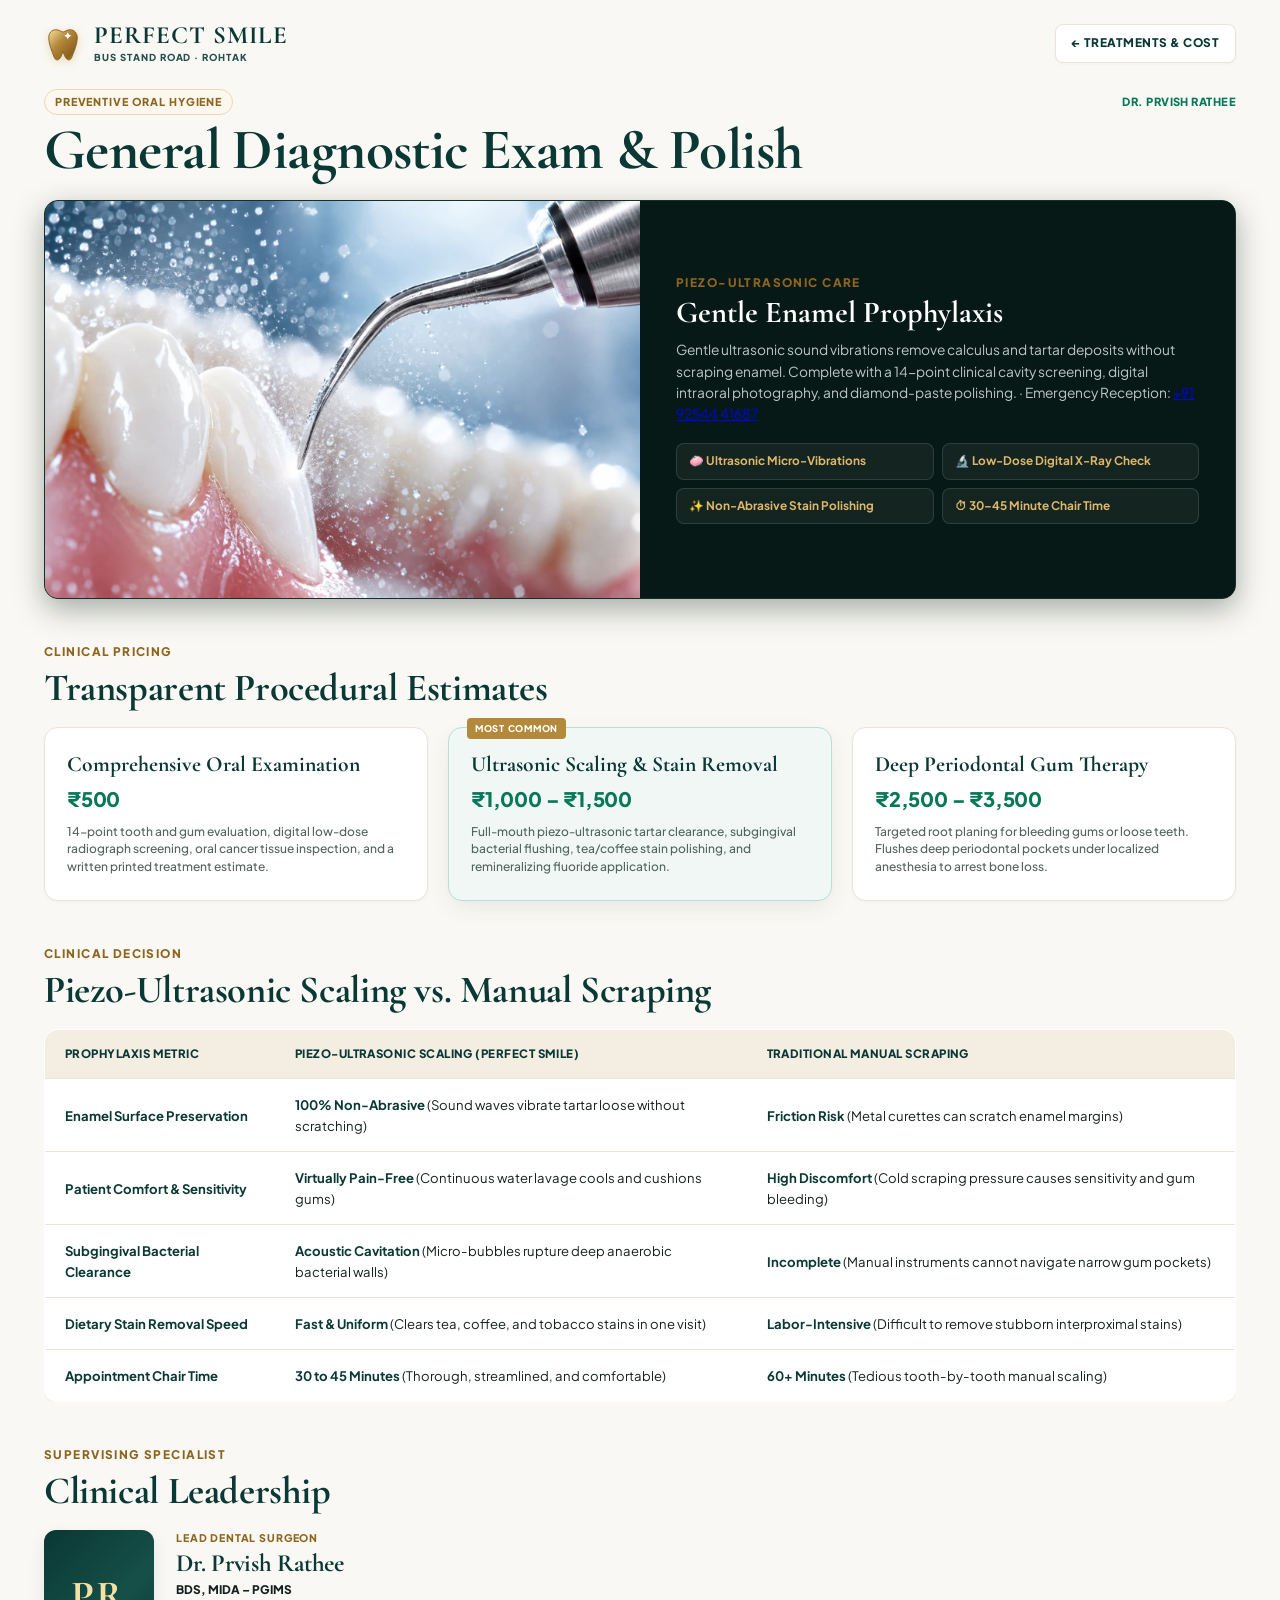
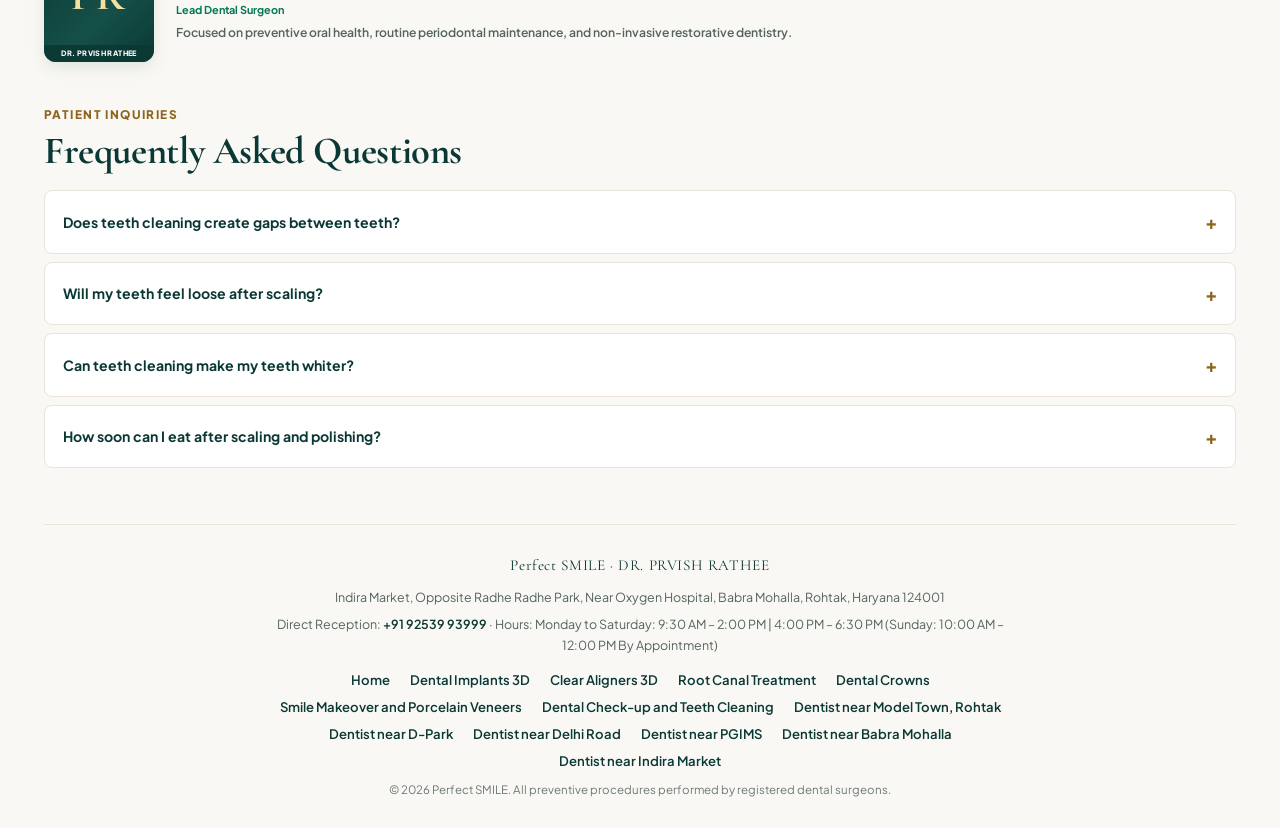
<file: checkup.html>
<!DOCTYPE html>

<html lang="en">
<head>
<meta charset="utf-8"/>
<meta content="width=device-width, initial-scale=1.0, viewport-fit=cover" name="viewport"/>
<link href="favicon.svg" rel="icon" type="image/svg+xml"/>
<meta content="#0a3834" name="theme-color"/>
<title>General Diagnostic Exam &amp; Polish | Perfect SMILE</title>
<meta content="Comprehensive 14-point oral examination, low-dose digital radiographic screening, and piezo-ultrasonic teeth cleaning in Bus Stand Road, Rohtak by Dr. Prvish Rathee." name="description"/>
<link href="https://mintclinicrohtak.com/checkup.html" rel="canonical"/>
<!-- Open Graph -->
<meta content="article" property="og:type"/>
<meta content="General Diagnostic Exam &amp; Polish | Perfect SMILE" property="og:title"/>
<meta content="Explore routine preventive dental care, ultrasonic scaling, and transparent checkup fees." property="og:description"/>
<meta content="https://mintclinicrohtak.com/checkup.html" property="og:url"/>
<meta content="https://mintclinicrohtak.com/hero-desktop.webp" property="og:image"/>
<!-- Structured Data -->
<script type="application/ld+json">{"@context":"https://schema.org","@graph":[{"@type":"MedicalProcedure","name":"Ultrasonic Dental Scaling & Prophylaxis","procedureType":"DiagnosticProcedure","bodyLocation":"Dental Enamel & Gingival Margins","howPerformed":"14-point clinical oral cavity examination, digital radiographic screening, and high-frequency piezo-ultrasonic vibrations to gently dissolve hardened supragingival and subgingival calculus.","performer":{"@context":"https://schema.org","@type":"Dentist","@id":"https://mintclinicrohtak.com/#clinic","name":"Perfect SMILE","url":"https://mintclinicrohtak.com/","image":"https://mintclinicrohtak.com/hero-desktop.webp","telephone":["+919253993999","+919034467399"],"priceRange":"₹₹₹","medicalSpecialty":"Dentistry","address":{"@type":"PostalAddress","streetAddress":"Indira Market, Opposite Radhe Radhe Park, Near Oxygen Hospital, Babra Mohalla","addressLocality":"Rohtak","addressRegion":"Haryana","postalCode":"124001","addressCountry":"IN"},"founder":{"@type":"Person","name":"Dr. Prvish Rathee","jobTitle":"Lead Surgeon","hasCredential":"BDS, MIDA – PGIMS"},"hasMap":"https://maps.app.goo.gl/pcGEaBugNyQtd7A29?g_st=ac","sameAs":["https://maps.app.goo.gl/pcGEaBugNyQtd7A29?g_st=ac"],"areaServed":[{"@type":"Place","name":"Babra Mohalla"},{"@type":"Place","name":"Indira Market"},{"@type":"Place","name":"Model Town"},{"@type":"Place","name":"D-Park"},{"@type":"Place","name":"Delhi Road"},{"@type":"Place","name":"PGIMS Complex"}],"openingHoursSpecification":[{"@type":"OpeningHoursSpecification","dayOfWeek":["Monday","Tuesday","Wednesday","Thursday","Friday","Saturday"],"opens":"09:30","closes":"14:00"},{"@type":"OpeningHoursSpecification","dayOfWeek":["Monday","Tuesday","Wednesday","Thursday","Friday","Saturday"],"opens":"16:00","closes":"18:30"},{"@type":"OpeningHoursSpecification","dayOfWeek":["Sunday"],"opens":"10:00","closes":"12:00","description":"Strictly By Appointment"}],"aggregateRating":{"@type":"AggregateRating","ratingValue":"4.8","bestRating":"5","reviewCount":76,"ratingCount":76},"employee":[{"@type":"Person","name":"Dr. Prvish Rathee","jobTitle":"Lead Surgeon","hasCredential":"BDS, MIDA – PGIMS"},{"@type":"Person","name":"Dr. Nidhi Sharma","jobTitle":"Associate Surgeon","hasCredential":"BDS, MIDA – PGIMS"}]}},{"@type":"FAQPage","mainEntity":[{"@type":"Question","name":"Does ultrasonic teeth cleaning damage or thin tooth enamel?","acceptedAnswer":{"@type":"Answer","text":"No. Piezo-ultrasonic tips do not scrape enamel. They use high-frequency sound wave micro-vibrations and water irrigation to shatter hardened tartar deposits without abrading natural tooth enamel."}},{"@type":"Question","name":"How often should I get a dental checkup and cleaning?","acceptedAnswer":{"@type":"Answer","text":"We recommend a preventive exam and cleaning every 6 months to remove mineralized calculus before it causes gum recession or hidden cavities."}},{"@type":"Question","name":"Why do teeth feel sensitive or have gaps immediately after cleaning?","acceptedAnswer":{"@type":"Answer","text":"Removing bulky tartar deposits re-exposes natural tooth surfaces to air and temperature. Any mild sensitivity resolves within 24 to 48 hours as gums tighten."}},{"@type":"Question","name":"Will routine cleaning remove dark tea, coffee, and tobacco stains?","acceptedAnswer":{"@type":"Answer","text":"Yes. Ultrasonic scaling removes stubborn external stains, followed by prophy-paste polishing that restores your teeth's natural gloss."}}]}]}</script>
<!-- Google Fonts -->
<link href="https://fonts.googleapis.com" rel="preconnect"/>
<link crossorigin="" href="https://fonts.gstatic.com" rel="preconnect"/>
<link href="https://fonts.googleapis.com/css2?family=Cormorant+Garamond:ital,wght@0,600;0,700;1,600&amp;family=Plus+Jakarta+Sans:wght@400;500;600;700;800&amp;display=swap" rel="stylesheet"/>
<style>
    :root {
      --bg-canvas: #faf8f4;
      --bg-surface: #ffffff;
      --bg-subtle: #f4ede2;

      --text-main: #14211e;
      --text-muted: #53645e;

      --teal-primary: #0a3834;
      --teal-hover: #062623;
      --teal-soft: #f0f7f5;
      --teal-border: #b8ded7;

      --emerald-accent: #047857;
      --emerald-soft: #ecfdf5;

      --gold-primary: #b5893b;
      --gold-accent: #8e651e;
      --gold-soft: #fcf8f0;
      --gold-border: #ebd9b5;

      --border-color: #ebe4d8;
      --shadow-sm: 0 1px 3px rgba(10, 56, 52, 0.04);
      --shadow-card: 0 4px 18px -2px rgba(10, 56, 52, 0.06);
      --shadow-desk: 0 18px 45px -8px rgba(10, 56, 52, 0.16);

      --radius-sm: 8px;
      --radius-md: 14px;
      --radius-lg: 22px;
    }

    *, *::before, *::after {
      box-sizing: border-box;
      margin: 0;
      padding: 0;
      -webkit-tap-highlight-color: transparent;
    }
    html, body {
      width: 100%;
      max-width: 100vw;
      overflow-x: hidden;
      background-color: var(--bg-canvas);
    }

    body {
      color: var(--text-main);
      font-family: 'Plus Jakarta Sans', -apple-system, BlinkMacSystemFont, sans-serif;
      line-height: 1.6;
      padding-bottom: 96px;
    }

    @media (min-width: 900px) and (orientation: landscape) {
      body { padding-bottom: 0; }
    }

    .fluid-section-band {
      width: 100%;
      box-sizing: border-box;
      padding: 0 clamp(16px, 3.5vw, 44px);
    }

    .serif-title {
      font-family: 'Cormorant Garamond', Georgia, serif;
      letter-spacing: -0.01em;
    }

    /* 1. SEAMLESS EDITORIAL HEADER */
    .site-nav-header {
      width: 100%;
      padding-top: clamp(14px, 2.5vw, 22px);
      padding-bottom: 12px;
      display: flex;
      align-items: center;
      justify-content: space-between;
      gap: 16px;
      background: transparent;
      border: none !important;
    }

    .header-brand-link {
      display: flex;
      align-items: center;
      gap: 12px;
      text-decoration: none;
      min-width: 0;
      flex: 1 1 auto;
    }

    .gold-tooth-icon {
      width: clamp(32px, 3.2vw, 38px);
      height: clamp(32px, 3.2vw, 38px);
      flex-shrink: 0;
      filter: drop-shadow(0 2px 4px rgba(181, 137, 59, 0.28));
    }

    .brand-text-block {
      display: flex;
      flex-direction: column;
      min-width: 0;
    }

    .brand-name-serif {
      font-family: 'Cormorant Garamond', Georgia, serif;
      font-size: clamp(1.15rem, 3.2vw, 1.55rem);
      font-weight: 700;
      line-height: 1.05;
      color: var(--teal-primary);
      letter-spacing: 0.04em;
      text-transform: uppercase;
      white-space: nowrap;
      overflow: hidden;
      text-overflow: ellipsis;
    }

    .brand-tagline-sans {
      font-size: clamp(0.48rem, 1.3vw, 0.60rem);
      color: var(--teal-primary);
      opacity: 0.88;
      font-weight: 800;
      letter-spacing: 0.1em;
      text-transform: uppercase;
      margin-top: 2px;
      white-space: nowrap;
    }

    .back-nav-btn {
      display: inline-flex;
      align-items: center;
      gap: 6px;
      color: var(--teal-primary);
      text-decoration: none;
      font-size: 0.74rem;
      font-weight: 800;
      text-transform: uppercase;
      letter-spacing: 0.04em;
      background: #ffffff;
      padding: 9px 16px;
      border-radius: var(--radius-sm);
      border: 1.5px solid var(--border-color);
      box-shadow: var(--shadow-sm);
      transition: all 0.15s ease;
      white-space: nowrap;
      cursor: pointer;
    }

    .back-nav-btn:hover {
      background: var(--teal-primary);
      color: #ffffff;
      border-color: var(--teal-primary);
    }

    /* 2. COMPACT HERO HEADER */
    .compact-hero-block {
      margin-top: 12px;
      margin-bottom: 18px;
      display: flex;
      flex-direction: column;
      gap: 4px;
    }

    .eyebrow-badge-row {
      display: flex;
      align-items: center;
      justify-content: space-between;
      gap: 8px;
      flex-wrap: wrap;
    }

    .pill-tag {
      display: inline-block;
      background: var(--gold-soft);
      color: var(--gold-accent);
      border: 1px solid var(--gold-border);
      padding: 3px 10px;
      border-radius: 999px;
      font-size: 0.68rem;
      font-weight: 800;
      text-transform: uppercase;
      letter-spacing: 0.08em;
    }

    .specialist-badge-top {
      font-size: 0.70rem;
      font-weight: 800;
      color: var(--emerald-accent);
      letter-spacing: 0.04em;
      text-transform: uppercase;
    }

    .compact-hero-block h1 {
      font-size: clamp(2.1rem, 5.2vw, 3.6rem);
      font-weight: 700;
      line-height: 1.10;
      color: var(--teal-primary);
    }

    /* 3. STATIC PHOTO SHOWCASE */
    .photo-stage-section {
      width: 100%;
      margin: 12px 0 38px;
      position: relative;
    }

    .photo-showcase-card {
      background: #071916;
      border: 1.5px solid #143029;
      border-radius: var(--radius-md);
      overflow: hidden;
      display: grid;
      grid-template-columns: 1fr;
      box-shadow: 0 10px 30px rgba(7, 25, 22, 0.35);
    }

    @media (min-width: 768px) {
      .photo-showcase-card {
        grid-template-columns: 1fr 1fr;
      }
    }

    .photo-stage-media {
      position: relative;
      background: radial-gradient(circle at 50% 50%, #0f3d37 0%, #062623 70%, #021210 100%);
      display: flex;
      align-items: center;
      justify-content: center;
      min-height: 280px;
    }

    .photo-stage-media img {
      width: 100%;
      height: 100%;
      object-fit: cover;
      display: block;
    }

    .photo-stage-content {
      padding: clamp(22px, 3.5vw, 36px);
      display: flex;
      flex-direction: column;
      justify-content: center;
      background: #071916;
      color: #f0f7f5;
    }

    .photo-stage-content h2 {
      font-family: 'Cormorant Garamond', Georgia, serif;
      font-size: clamp(1.4rem, 2.8vw, 1.9rem);
      font-weight: 700;
      color: #ffffff;
      margin-bottom: 8px;
      line-height: 1.15;
    }

    .photo-stage-content p {
      font-size: 0.86rem;
      color: rgba(240, 247, 245, 0.78);
      line-height: 1.55;
      margin-bottom: 18px;
    }

    .spec-badges-grid {
      display: grid;
      grid-template-columns: 1fr 1fr;
      gap: 8px;
    }

    .spec-badge-item {
      background: rgba(255, 255, 255, 0.05);
      border: 1px solid rgba(255, 255, 255, 0.12);
      border-radius: var(--radius-sm);
      padding: 8px 12px;
      font-size: 0.74rem;
      font-weight: 700;
      color: #dfb76c;
      display: flex;
      align-items: center;
      gap: 6px;
    }

    /* 4. SEAMLESS PRICING TIERS */
    .editorial-heading-group {
      margin: 44px 0 16px;
      display: flex;
      justify-content: space-between;
      align-items: flex-end;
      gap: 12px;
    }

    .editorial-subhead {
      font-size: 0.74rem;
      font-weight: 800;
      text-transform: uppercase;
      letter-spacing: 0.12em;
      color: var(--gold-accent);
      display: block;
      margin-bottom: 3px;
    }

    .section-display-title {
      font-size: clamp(1.75rem, 3.6vw, 2.4rem);
      font-weight: 700;
      color: var(--teal-primary);
      line-height: 1.2;
    }

    .pricing-cards-grid {
      display: grid;
      grid-template-columns: 1fr;
      gap: 16px;
      margin-top: 12px;
      margin-bottom: 36px;
      width: 100%;
    }

    @media (min-width: 768px) {
      .pricing-cards-grid {
        grid-template-columns: 1fr 1fr 1fr;
        gap: 20px;
      }
    }

    .price-tier-card {
      background: #ffffff;
      border: 1.5px solid var(--border-color);
      border-radius: var(--radius-md);
      padding: 24px 22px;
      box-shadow: var(--shadow-sm);
      display: flex;
      flex-direction: column;
      justify-content: space-between;
      position: relative;
    }

    .price-tier-card.featured {
      background: var(--teal-soft);
      border: 1.5px solid var(--teal-border);
      color: var(--text-main);
      box-shadow: 0 8px 24px -4px rgba(10, 56, 52, 0.10);
    }

    .price-tier-card.featured .price-tier-title {
      color: var(--teal-primary);
    }

    .price-tier-card.featured .price-tier-figure {
      color: var(--emerald-accent);
    }

    .price-tier-card.featured .price-tier-includes {
      color: var(--text-muted);
    }

    .price-tier-card.featured::before {
      content: 'MOST COMMON';
      position: absolute;
      top: -10px;
      left: 18px;
      background: var(--gold-primary);
      color: #ffffff;
      font-size: 0.58rem;
      font-weight: 800;
      letter-spacing: 0.08em;
      padding: 3px 8px;
      border-radius: 4px;
    }

    .price-tier-title {
      font-family: 'Cormorant Garamond', Georgia, serif;
      font-size: 1.35rem;
      font-weight: 700;
      color: var(--teal-primary);
      line-height: 1.15;
      margin-bottom: 6px;
    }

    .price-tier-figure {
      font-size: 1.25rem;
      font-weight: 800;
      color: var(--emerald-accent);
      margin-bottom: 8px;
      letter-spacing: -0.01em;
    }

    .price-tier-includes {
      font-size: 0.75rem;
      color: var(--text-muted);
      line-height: 1.48;
      font-weight: 500;
    }

    /* 5. SEAMLESS COMPARISON TABLE */
    .comp-table-wrap {
      width: 100%;
      overflow-x: auto;
      margin: 14px 0 38px 0;
      background: transparent;
    }

    .comp-table {
      width: 100%;
      border-collapse: collapse;
      font-size: 0.82rem;
      min-width: 580px;
      background: #ffffff;
      border: 1.5px solid var(--border-color);
      border-radius: var(--radius-md);
      overflow: hidden;
      box-shadow: var(--shadow-sm);
    }

    .comp-table th, .comp-table td {
      padding: 15px 20px;
      border-bottom: 1px solid var(--border-color);
      text-align: left;
    }

    .comp-table th {
      background: var(--bg-subtle);
      font-weight: 800;
      color: var(--teal-primary);
      text-transform: uppercase;
      font-size: 0.72rem;
      letter-spacing: 0.04em;
    }

    .comp-table td strong { color: var(--teal-primary); }

    /* 6. DOCTOR PROFILE */
    .doctor-feature-entry {
      display: flex;
      align-items: flex-start;
      gap: 22px;
      background: transparent;
      border: none;
      box-shadow: none;
      padding: 0;
      margin-top: 14px;
      margin-bottom: 38px;
      width: 100%;
    }

    .doctor-photo-frame {
      position: relative;
      width: 110px;
      height: 132px;
      flex-shrink: 0;
      border-radius: 12px;
      overflow: hidden;
      box-shadow: 0 6px 16px rgba(10, 56, 52, 0.1);
    }

    .doctor-monogram {
      width: 100%;
      height: 100%;
      display: flex;
      align-items: center;
      justify-content: center;
      font-family: 'Cormorant Garamond', Georgia, serif;
      font-size: 2.6rem;
      font-weight: 700;
      letter-spacing: 0.04em;
      color: #f5e0a3;
      background: linear-gradient(135deg, #0a3834 0%, #155048 60%, #0a3834 100%);
    }

    .doctor-photo-badge {
      position: absolute;
      bottom: 0; left: 0; right: 0;
      background: rgba(10, 56, 52, 0.9);
      color: #ffffff;
      font-size: 0.46rem;
      font-weight: 800;
      text-transform: uppercase;
      letter-spacing: 0.05em;
      padding: 3px 4px;
      text-align: center;
    }

    .doctor-details-block {
      flex: 1;
      min-width: 0;
    }

    .doc-lead-eyebrow {
      font-size: 0.66rem;
      font-weight: 800;
      text-transform: uppercase;
      letter-spacing: 0.08em;
      color: var(--gold-accent);
      display: block;
      margin-bottom: 2px;
    }

    .doc-name-serif {
      font-size: 1.55rem;
      font-weight: 700;
      line-height: 1.15;
      color: var(--teal-primary);
    }

    .doc-degrees-line {
      font-size: 0.74rem;
      font-weight: 800;
      text-transform: uppercase;
      color: var(--text-main);
      margin-top: 3px;
    }

    .doc-reg-number {
      font-size: 0.68rem;
      font-weight: 700;
      color: var(--emerald-accent);
      margin-top: 1px;
    }

    .doc-institution-line {
      font-size: 0.76rem;
      color: var(--text-muted);
      line-height: 1.48;
      margin-top: 6px;
      font-weight: 600;
    }

    /* 7. FAQ ACCORDION */
    .faq-accordion {
      display: flex;
      flex-direction: column;
      gap: 8px;
      margin-top: 12px;
      margin-bottom: 28px;
      width: 100%;
    }

    details {
      background: #ffffff;
      border: 1.5px solid var(--border-color);
      border-radius: var(--radius-sm);
      overflow: hidden;
      transition: border-color 0.15s ease;
    }

    details[open] { border-color: var(--teal-border); }

    summary {
      padding: 16px 18px;
      font-size: 0.88rem;
      font-weight: 700;
      cursor: pointer;
      list-style: none;
      display: flex;
      justify-content: space-between;
      align-items: center;
      color: var(--teal-primary);
    }

    summary::-webkit-details-marker { display: none; }
    summary::after {
      content: '+';
      font-size: 1.15rem;
      color: var(--gold-accent);
      font-weight: 800;
    }
    details[open] summary::after { content: '−'; }

    details p {
      padding: 0 18px 16px;
      font-size: 0.82rem;
      color: var(--text-muted);
      line-height: 1.5;
    }

    .site-footer {
      margin-top: 56px;
      padding: 28px 0;
      border-top: 1px solid var(--border-color);
      text-align: center;
      font-size: 0.78rem;
      color: var(--text-muted);
      width: 100%;
    }

    /* 8. MOBILE FLOATING ACTION BAR */
    .mobile-action-bar {
      position: fixed;
      bottom: 0; left: 0; right: 0;
      background: rgba(250, 248, 244, 0.96);
      backdrop-filter: blur(12px);
      -webkit-backdrop-filter: blur(12px);
      border-top: 1px solid var(--border-color);
      padding: 12px 16px;
      display: flex;
      gap: 10px;
      z-index: 1000;
      box-shadow: 0 -4px 12px rgba(10, 56, 52, 0.05);
    }

    @media (min-width: 900px) and (orientation: landscape) {
      .mobile-action-bar { display: none; }
    }

    .mobile-call-btn, .mobile-book-btn {
      display: flex;
      align-items: center;
      justify-content: center;
      text-decoration: none;
      border-radius: var(--radius-sm);
      padding: 13px 0;
      font-weight: 700;
    }

    .mobile-call-btn {
      flex: 1;
      background: var(--bg-surface);
      border: 1.5px solid var(--border-color);
      color: var(--text-main);
      gap: 6px;
      font-size: 0.88rem;
    }

    .mobile-book-btn {
      flex: 2;
      background: var(--teal-primary);
      color: #ffffff;
      gap: 8px;
      font-size: 0.9rem;
      font-weight: 800;
      border: none;
      box-shadow: 0 4px 12px rgba(10, 56, 52, 0.2);
    }

    @media (max-width: 600px) {
      .site-nav-header { gap: 8px; }
      .header-brand-link { gap: 8px; flex: 1 1 auto; min-width: 0; }
      .brand-text-block { min-width: 0; }
      .brand-name-serif {
        font-size: clamp(0.98rem, 4.1vw, 1.25rem);
        white-space: nowrap;
        overflow: visible;
        text-overflow: clip;
        letter-spacing: 0.02em;
      }
      .brand-tagline-sans {
        font-size: clamp(0.40rem, 1.45vw, 0.52rem);
        white-space: nowrap;
        overflow: hidden;
        text-overflow: ellipsis;
      }
      .back-nav-btn {
        flex: 0 0 auto;
        padding: 8px 9px;
        font-size: 0.64rem;
        letter-spacing: 0.025em;
        gap: 4px;
      }
    }

    .site-footer-inner { max-width: 760px; margin: 0 auto; }
    .footer-brand { color: var(--teal-primary); letter-spacing: 0.04em; font-size: 0.95rem; margin-bottom: 10px; }
    .footer-address, .footer-contact { margin: 6px 0; line-height: 1.65; }
    .footer-contact a, .footer-nav a { color: var(--teal-primary); text-decoration: none; font-weight: 600; }
    .footer-contact a:hover, .footer-nav a:hover { text-decoration: underline; }
    .footer-nav { display: flex; flex-wrap: wrap; gap: 6px 20px; justify-content: center; margin: 14px 0 6px; font-size: 0.82rem; }
    .footer-legal { margin-top: 10px; font-size: 0.72rem; opacity: 0.85; }
  </style>
<style id="header-back-button-fix">
    .site-nav-header {
      display: flex !important;
      align-items: center !important;
      justify-content: space-between !important;
      gap: 10px !important;
      min-width: 0 !important;
    }
    .header-brand-link {
      min-width: 0 !important;
      flex: 1 1 auto !important;
    }
    .back-nav-btn {
      flex: 0 0 auto !important;
      white-space: nowrap !important;
      max-width: fit-content !important;
    }
    @media (max-width:600px) {
      .site-nav-header { gap: 6px !important; }
      .header-brand-link { gap: 6px !important; }
      .gold-tooth-icon { width: 30px !important; height: 30px !important; }
      .brand-name-serif { font-size: 0.92rem !important; letter-spacing: 0.01em !important; }
      .brand-tagline-sans { font-size: 0.40rem !important; letter-spacing: 0.06em !important; }
      .back-nav-btn { padding: 7px 8px !important; font-size: 0.58rem !important; letter-spacing: 0.01em !important; gap: 3px !important; }
    }
  </style>
<link href="site.css" rel="stylesheet"/>
<script defer="" src="site.js"></script>
</head>
<body>
<!-- 1. FULL-BLEED SEAMLESS HEADER (SMART BACK NAVIGATION) -->
<header class="site-nav-header fluid-section-band">
<a aria-label="Perfect SMILE Home" class="header-brand-link" href="index.html">
<svg aria-hidden="true" class="gold-tooth-icon" fill="none" viewbox="0 0 32 32" xmlns="http://www.w3.org/2000/svg">
<defs>
<lineargradient id="apexGoldShine" x1="0%" x2="100%" y1="0%" y2="100%">
<stop offset="0%" stop-color="#f5e0a3"></stop>
<stop offset="40%" stop-color="#b5893b"></stop>
<stop offset="80%" stop-color="#8a611c"></stop>
<stop offset="100%" stop-color="#d6ab58"></stop>
</lineargradient>
</defs>
<path d="M10 4C6.5 4 4 6.8 4 10.8c0 5.2 2.6 11 4.7 16.6.7 2 2.8 2.6 4.1 1.3 1.6-1.6 2.4-4 3.2-6.7.8 2.7 1.6 5.1 3.2 6.7 1.3 1.3 3.4.7 4.1-1.3C25.4 21.8 28 16 28 10.8 28 6.8 25.5 4 22 4c-3.1 0-5 2-6 2s-2.9-2-6-2z" fill="url(#apexGoldShine)" stroke="#8a611c" stroke-width="0.8"></path>
<path d="M19 8 L20 6 L21 8 L23 9 L21 10 L20 12 L19 10 L17 9 Z" fill="#ffffff"></path>
</svg>
<div class="brand-text-block">
<span class="brand-name-serif">Perfect SMILE</span>
<span class="brand-tagline-sans">Bus Stand Road · Rohtak</span>
</div>
</a>
<!-- Smart Back Button -->
<a aria-label="Back to Treatments &amp; Cost" class="back-nav-btn" href="index.html#treatments" onclick="if(window.history.length &gt; 1 &amp;&amp; document.referrer.includes(window.location.host)){ window.history.back(); return false; }">
<span>← Treatments &amp; Cost</span>
</a>
</header>
<main class="fluid-section-band">
<!-- 2. COMPACT HERO -->
<section aria-label="Checkup and Cleaning Header" class="compact-hero-block">
<div class="eyebrow-badge-row">
<span class="pill-tag">Preventive Oral Hygiene</span>
<span class="specialist-badge-top">Dr. Prvish Rathee</span>
</div>
<h1 class="serif-title">General Diagnostic Exam &amp; Polish</h1>
</section>
<!-- 3. STATIC PHOTO SHOWCASE (MATCHING INDEX MEDIA) -->
<section aria-label="Hygiene Overview" class="photo-stage-section">
<div class="photo-showcase-card">
<div class="photo-stage-media">
<img alt="General Dental Checkup &amp; Ultrasonic Teeth Cleaning" loading="lazy" src="card-checkup.webp"/>
</div>
<div class="photo-stage-content">
<span class="editorial-subhead">Piezo-Ultrasonic Care</span>
<h2>Gentle Enamel Prophylaxis</h2>
<p>
            Gentle ultrasonic sound vibrations remove calculus and tartar deposits without scraping enamel. Complete with a 14-point clinical cavity screening, digital intraoral photography, and diamond-paste polishing.
           · Emergency Reception: <a href="tel:+919254441687">+91 92544 41687</a></p>
<div class="spec-badges-grid">
<div class="spec-badge-item">🧼 Ultrasonic Micro-Vibrations</div>
<div class="spec-badge-item">🔬 Low-Dose Digital X-Ray Check</div>
<div class="spec-badge-item">✨ Non-Abrasive Stain Polishing</div>
<div class="spec-badge-item">⏱ 30–45 Minute Chair Time</div>
</div>
</div>
</div>
</section>
<!-- 4. TRANSPARENT PRICING TIERS -->
<div class="editorial-heading-group">
<div>
<span class="editorial-subhead">Clinical Pricing</span>
<h2 class="section-display-title serif-title">Transparent Procedural Estimates</h2>
</div>
</div>
<section aria-label="Checkup Pricing Breakdown" class="pricing-cards-grid">
<div class="price-tier-card">
<div>
<h3 class="price-tier-title">Comprehensive Oral Examination</h3>
<div class="price-tier-figure">₹500</div>
</div>
<p class="price-tier-includes">
          14-point tooth and gum evaluation, digital low-dose radiograph screening, oral cancer tissue inspection, and a written printed treatment estimate.
        </p>
</div>
<div class="price-tier-card featured">
<div>
<h3 class="price-tier-title">Ultrasonic Scaling &amp; Stain Removal</h3>
<div class="price-tier-figure">₹1,000 – ₹1,500</div>
</div>
<p class="price-tier-includes">
          Full-mouth piezo-ultrasonic tartar clearance, subgingival bacterial flushing, tea/coffee stain polishing, and remineralizing fluoride application.
        </p>
</div>
<div class="price-tier-card">
<div>
<h3 class="price-tier-title">Deep Periodontal Gum Therapy</h3>
<div class="price-tier-figure">₹2,500 – ₹3,500</div>
</div>
<p class="price-tier-includes">
          Targeted root planing for bleeding gums or loose teeth. Flushes deep periodontal pockets under localized anesthesia to arrest bone loss.
        </p>
</div>
</section>
<!-- 5. CLINICAL COMPARISON TABLE: ULTRASONIC VS MANUAL SCRAPING -->
<div class="editorial-heading-group">
<div>
<span class="editorial-subhead">Clinical Decision</span>
<h2 class="section-display-title serif-title">Piezo-Ultrasonic Scaling vs. Manual Scraping</h2>
</div>
</div>
<section aria-label="Comparison Table" class="comp-table-wrap">
<table class="comp-table">
<thead>
<tr>
<th>Prophylaxis Metric</th>
<th>Piezo-Ultrasonic Scaling (Perfect SMILE)</th>
<th>Traditional Manual Scraping</th>
</tr>
</thead>
<tbody>
<tr>
<td><strong>Enamel Surface Preservation</strong></td>
<td><strong>100% Non-Abrasive</strong> (Sound waves vibrate tartar loose without scratching)</td>
<td><strong>Friction Risk</strong> (Metal curettes can scratch enamel margins)</td>
</tr>
<tr>
<td><strong>Patient Comfort &amp; Sensitivity</strong></td>
<td><strong>Virtually Pain-Free</strong> (Continuous water lavage cools and cushions gums)</td>
<td><strong>High Discomfort</strong> (Cold scraping pressure causes sensitivity and gum bleeding)</td>
</tr>
<tr>
<td><strong>Subgingival Bacterial Clearance</strong></td>
<td><strong>Acoustic Cavitation</strong> (Micro-bubbles rupture deep anaerobic bacterial walls)</td>
<td><strong>Incomplete</strong> (Manual instruments cannot navigate narrow gum pockets)</td>
</tr>
<tr>
<td><strong>Dietary Stain Removal Speed</strong></td>
<td><strong>Fast &amp; Uniform</strong> (Clears tea, coffee, and tobacco stains in one visit)</td>
<td><strong>Labor-Intensive</strong> (Difficult to remove stubborn interproximal stains)</td>
</tr>
<tr>
<td><strong>Appointment Chair Time</strong></td>
<td><strong>30 to 45 Minutes</strong> (Thorough, streamlined, and comfortable)</td>
<td><strong>60+ Minutes</strong> (Tedious tooth-by-tooth manual scaling)</td>
</tr>
</tbody>
</table>
</section>
<!-- 6. SEAMLESS DOCTOR EDITORIAL PROFILE -->
<div class="editorial-heading-group">
<div>
<span class="editorial-subhead">Supervising Specialist</span>
<h2 class="section-display-title serif-title">Clinical Leadership</h2>
</div>
</div>
<div aria-label="Supervising Doctor Profile" class="doctor-feature-entry">
<div class="doctor-photo-frame">
<div aria-label="PR logo" class="doctor-monogram">PR</div>
<div class="doctor-photo-badge">DR. PRVISH RATHEE</div>
</div>
<div class="doctor-details-block">
<span class="doc-lead-eyebrow">Lead Dental Surgeon</span>
<h3 class="doc-name-serif serif-title">Dr. Prvish Rathee</h3>
<p class="doc-degrees-line">BDS, MIDA – PGIMS</p>
<p class="doc-reg-number">Lead Dental Surgeon</p>
<p class="doc-institution-line">Focused on preventive oral health, routine periodontal maintenance, and non-invasive restorative dentistry.</p>
</div>
</div>
<!-- 7. FREQUENTLY ASKED QUESTIONS -->
<div class="editorial-heading-group">
<div>
<span class="editorial-subhead">Patient Inquiries</span>
<h2 class="section-display-title serif-title">Frequently Asked Questions</h2>
</div>
</div>
<section aria-label="Patient Questions" class="faq-accordion">
<details>
<summary>Does teeth cleaning create gaps between teeth?</summary>
<p>
          No. Teeth cleaning never creates gaps. When calculus builds up over years, it causes the gums to pull back. Removing the hardened tartar reveals spaces that were already present underneath the buildup.
        </p>
</details>
<details>
<summary>Will my teeth feel loose after scaling?</summary>
<p>
          In healthy mouths, no. In cases of severe gum disease, hardened tartar acts like a rigid bridge holding damaged teeth together. Once removed, teeth may feel slightly mobile until gums tighten with periodontal care.
        </p>
</details>
<details>
<summary>Can teeth cleaning make my teeth whiter?</summary>
<p>
          Cleaning removes external yellow and brown stains caused by tea, coffee, smoking, and food dyes, restoring your natural tooth shade. For deeper intrinsic brightening, professional whitening can be scheduled.
        </p>
</details>
<details>
<summary>How soon can I eat after scaling and polishing?</summary>
<p>
          You can eat and drink immediately. We advise avoiding deeply staining beverages (like black tea or turmeric curries) for 2 to 3 hours while the protective salivary pellicle layer naturally reforms.
        </p>
</details>
</section>
<!-- FOOTER -->
<footer class="site-footer">
<div class="site-footer-inner">
<p class="footer-brand serif-title">Perfect SMILE · DR. PRVISH RATHEE</p>
<p class="footer-address">Indira Market, Opposite Radhe Radhe Park, Near Oxygen Hospital, Babra Mohalla, Rohtak, Haryana 124001</p>
<p class="footer-contact">Direct Reception: <a href="tel:+919253993999">+91 92539 93999</a> · Hours: Monday to Saturday: 9:30 AM – 2:00 PM | 4:00 PM – 6:30 PM (Sunday: 10:00 AM – 12:00 PM By Appointment)</p>
<nav aria-label="Footer SEO navigation" class="footer-nav"><a href="index.html">Home</a><a href="implants.html">Dental Implants 3D</a><a href="aligners.html">Clear Aligners 3D</a><a href="root-canal.html">Root Canal Treatment</a><a href="crowns.html">Dental Crowns</a><a href="veneers.html">Smile Makeover and Porcelain Veneers</a><a href="checkup.html">Dental Check-up and Teeth Cleaning</a><a href="dentist-near-model-town-rohtak.html">Dentist near Model Town, Rohtak</a><a href="dentist-near-d-park-rohtak.html">Dentist near D-Park</a><a href="dentist-near-delhi-road-rohtak.html">Dentist near Delhi Road</a><a href="dentist-near-pgims-rohtak.html">Dentist near PGIMS</a><a href="dentist-near-babra-mohalla-rohtak.html">Dentist near Babra Mohalla</a><a href="dentist-near-indira-market-rohtak.html">Dentist near Indira Market</a></nav>
<p class="footer-legal">© 2026 Perfect SMILE. All preventive procedures performed by registered dental surgeons.</p>
</div>
</footer>
</main>
<!-- 8. MOBILE FLOATING ACTION BAR -->
<div class="mobile-action-bar">
<a class="mobile-call-btn" href="tel:+919253993999">
<svg aria-hidden="true" fill="none" height="16" stroke="currentColor" stroke-linecap="round" stroke-linejoin="round" stroke-width="2" viewbox="0 0 24 24" width="16">
<path d="M22 16.92v3a2 2 0 0 1-2.18 2 19.79 19.79 0 0 1-8.63-3.07 19.5 19.5 0 0 1-6-6 19.79 19.79 0 0 1-3.07-8.67A2 2 0 0 1 4.11 2h3a2 2 0 0 1 2 1.72 12.84 12.84 0 0 0 .7 2.81 2 2 0 0 1-.45 2.11L8.09 9.91a16 16 0 0 0 6 6l1.27-1.27a2 2 0 0 1 2.11-.45 12.84 12.84 0 0 0 2.81.7A2 2 0 0 1 22 16.92z"></path>
</svg>
<span>Call</span>
</a>
<a class="mobile-call-btn" href="https://maps.app.goo.gl/pcGEaBugNyQtd7A29?g_st=ac" rel="noopener" target="_blank">
<svg aria-hidden="true" fill="none" height="16" stroke="currentColor" stroke-linecap="round" stroke-linejoin="round" stroke-width="2" viewbox="0 0 24 24" width="16">
<path d="M21 10c0 7-9 13-9 13S3 17 3 10a9 9 0 0 1 18 0z"></path><circle cx="12" cy="10" r="3"></circle>
</svg>
<span>Directions</span>
</a>
<a class="mobile-book-btn" href="https://wa.me/919034467399?text=Hello%20Dr.%20Neha%20Chhikara%2C%20I%20reviewed%20the%20Dental%20Checkup%20guide%20on%20your%20website%20and%20would%20like%20to%20schedule%20an%20appointment." rel="noopener" target="_blank">
<svg aria-hidden="true" fill="none" height="17" stroke="currentColor" stroke-linecap="round" stroke-linejoin="round" stroke-width="2" viewbox="0 0 24 24" width="17">
<path d="M21 11.5a8.4 8.4 0 0 1-12.4 7.4L3 20.5l1.7-5.4A8.4 8.4 0 1 1 21 11.5z"></path>
</svg>
<span>Book on WhatsApp</span>
</a>
</div>
</body>
</html>
</file>
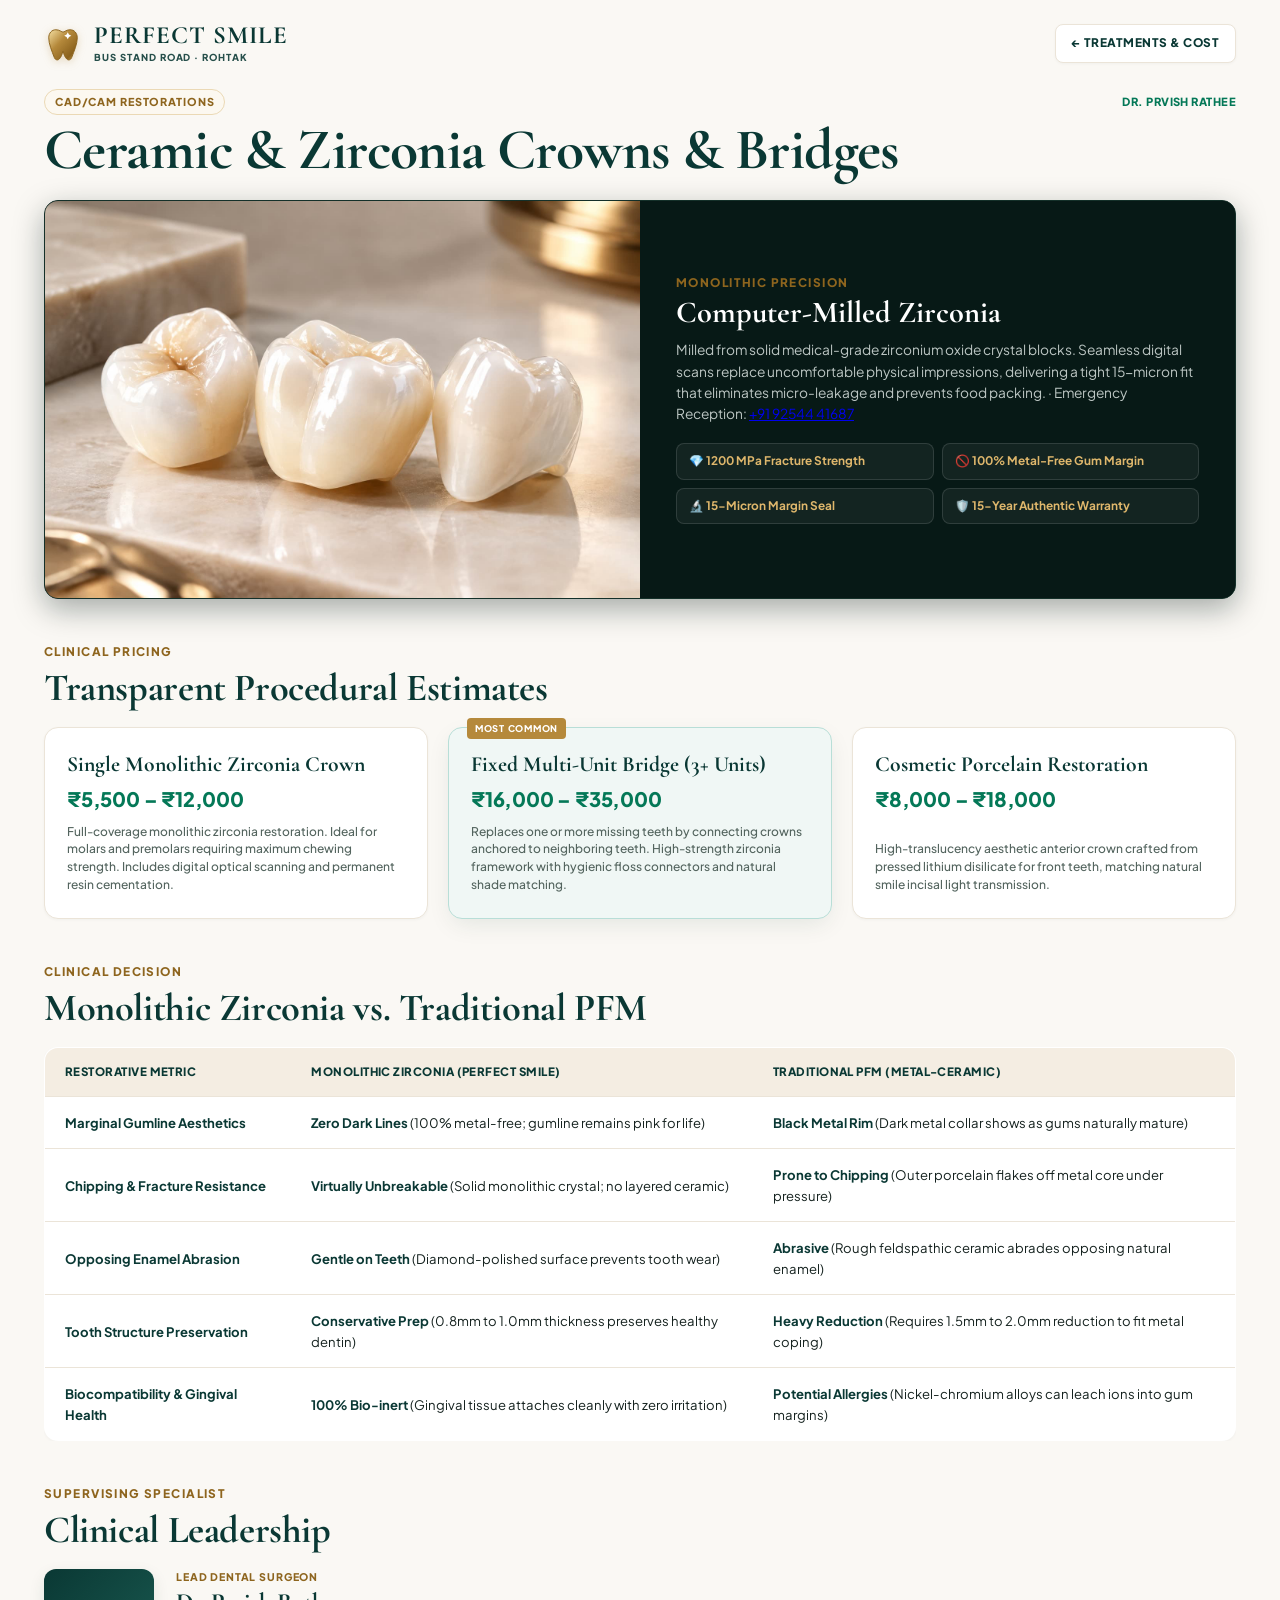
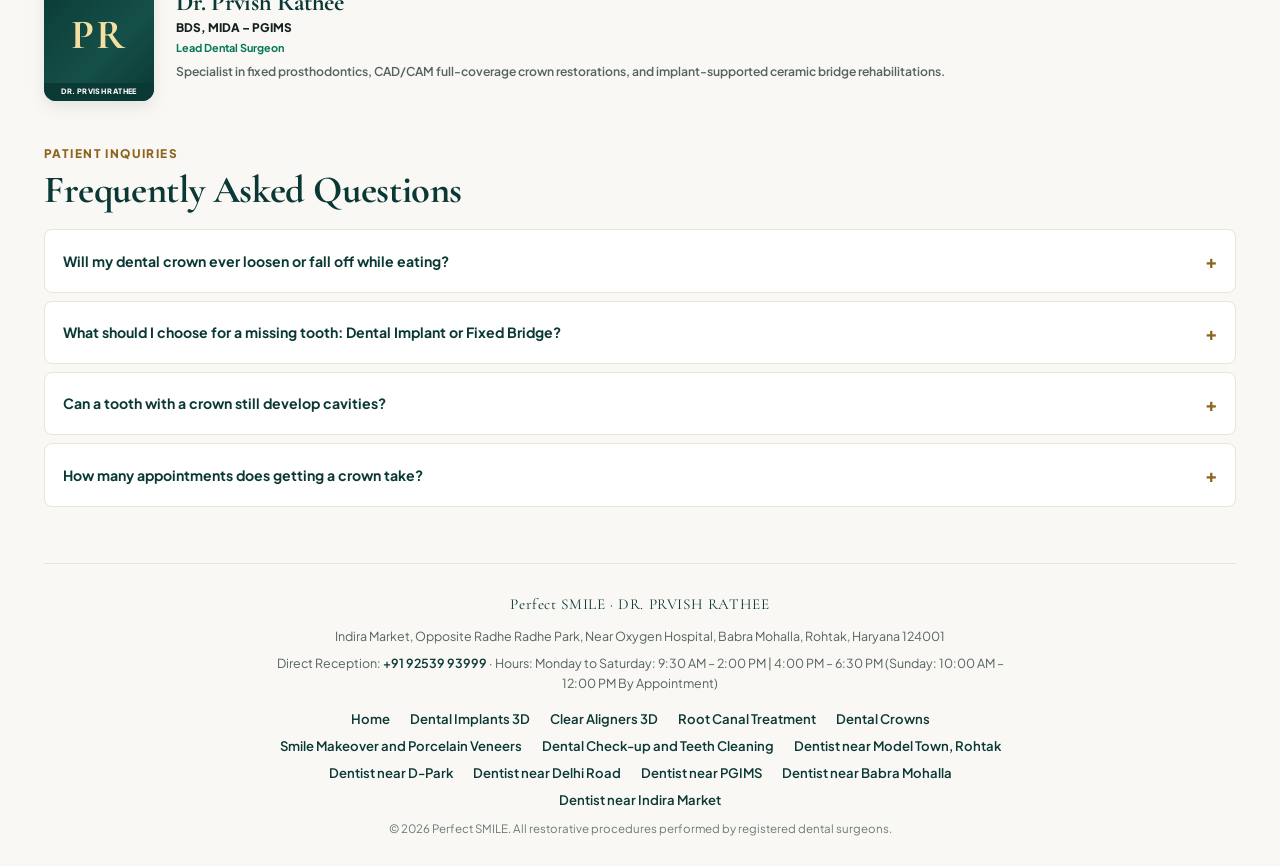
<file: crowns.html>
<!DOCTYPE html>

<html lang="en">
<head>
<meta charset="utf-8"/>
<meta content="width=device-width, initial-scale=1.0, viewport-fit=cover" name="viewport"/>
<link href="favicon.svg" rel="icon" type="image/svg+xml"/>
<meta content="#0a3834" name="theme-color"/>
<title>Ceramic &amp; Zirconia Crowns &amp; Bridges | Perfect SMILE</title>
<meta content="Metal-free monolithic zirconia crowns and fixed bridges in Bus Stand Road, Rohtak by Dr. Prvish Rathee, Lead Dental Surgeon. 1200 MPa flexural strength, 15-micron CAD/CAM margin seal, and zero black gumlines." name="description"/>
<link href="https://mintclinicrohtak.com/crowns.html" rel="canonical"/>
<!-- Open Graph -->
<meta content="article" property="og:type"/>
<meta content="Ceramic &amp; Zirconia Crowns &amp; Bridges | Perfect SMILE" property="og:title"/>
<meta content="Explore monolithic zirconia crowns, fixed ceramic bridges, and transparent restoration pricing." property="og:description"/>
<meta content="https://mintclinicrohtak.com/crowns.html" property="og:url"/>
<meta content="https://mintclinicrohtak.com/hero-desktop.webp" property="og:image"/>
<!-- Structured Data -->
<script type="application/ld+json">{"@context":"https://schema.org","@graph":[{"@type":"MedicalProcedure","name":"CAD/CAM Monolithic Zirconia Crown Restoration","procedureType":"ProstheticProcedure","bodyLocation":"Dental Enamel & Dentin","howPerformed":"Digital intraoral optical scanning followed by precision CAD/CAM milling of solid monolithic zirconium oxide sintered to 1200 MPa fracture resistance and permanently bonded with dual-cure resin cement.","performer":{"@context":"https://schema.org","@type":"Dentist","@id":"https://mintclinicrohtak.com/#clinic","name":"Perfect SMILE","url":"https://mintclinicrohtak.com/","image":"https://mintclinicrohtak.com/hero-desktop.webp","telephone":["+919253993999","+919034467399"],"priceRange":"₹₹₹","medicalSpecialty":"Dentistry","address":{"@type":"PostalAddress","streetAddress":"Indira Market, Opposite Radhe Radhe Park, Near Oxygen Hospital, Babra Mohalla","addressLocality":"Rohtak","addressRegion":"Haryana","postalCode":"124001","addressCountry":"IN"},"founder":{"@type":"Person","name":"Dr. Prvish Rathee","jobTitle":"Lead Surgeon","hasCredential":"BDS, MIDA – PGIMS"},"hasMap":"https://maps.app.goo.gl/pcGEaBugNyQtd7A29?g_st=ac","sameAs":["https://maps.app.goo.gl/pcGEaBugNyQtd7A29?g_st=ac"],"areaServed":[{"@type":"Place","name":"Babra Mohalla"},{"@type":"Place","name":"Indira Market"},{"@type":"Place","name":"Model Town"},{"@type":"Place","name":"D-Park"},{"@type":"Place","name":"Delhi Road"},{"@type":"Place","name":"PGIMS Complex"}],"openingHoursSpecification":[{"@type":"OpeningHoursSpecification","dayOfWeek":["Monday","Tuesday","Wednesday","Thursday","Friday","Saturday"],"opens":"09:30","closes":"14:00"},{"@type":"OpeningHoursSpecification","dayOfWeek":["Monday","Tuesday","Wednesday","Thursday","Friday","Saturday"],"opens":"16:00","closes":"18:30"},{"@type":"OpeningHoursSpecification","dayOfWeek":["Sunday"],"opens":"10:00","closes":"12:00","description":"Strictly By Appointment"}],"aggregateRating":{"@type":"AggregateRating","ratingValue":"4.8","bestRating":"5","reviewCount":76,"ratingCount":76},"employee":[{"@type":"Person","name":"Dr. Prvish Rathee","jobTitle":"Lead Surgeon","hasCredential":"BDS, MIDA – PGIMS"},{"@type":"Person","name":"Dr. Nidhi Sharma","jobTitle":"Associate Surgeon","hasCredential":"BDS, MIDA – PGIMS"}]}},{"@type":"FAQPage","mainEntity":[{"@type":"Question","name":"Why is monolithic zirconia superior to porcelain-fused-to-metal (PFM) crowns?","acceptedAnswer":{"@type":"Answer","text":"Monolithic zirconia contains zero metal, preventing dark gray or black lines from showing at the gumline as gums recede. Being a single solid crystal block, it also eliminates porcelain chipping."}},{"@type":"Question","name":"How long do zirconia dental crowns last?","acceptedAnswer":{"@type":"Answer","text":"With standard oral hygiene and regular cleanings, monolithic zirconia crowns routinely last 15 to 20+ years. All zirconia restorations at Perfect SMILE come with authentic lab warranty certificates."}},{"@type":"Question","name":"Will my crown look fake compared to adjacent natural teeth?","acceptedAnswer":{"@type":"Answer","text":"No. Multilayered zirconia blocks replicate the natural translucency, gradient, and optical fluorescence of natural enamel, matching your neighboring teeth."}},{"@type":"Question","name":"What is the difference between a dental crown and a fixed bridge?","acceptedAnswer":{"@type":"Answer","text":"A crown covers and protects a single damaged tooth. A fixed bridge connects multiple fused crowns to bridge the gap left by one or more missing teeth, anchored to the adjacent natural teeth."}}]}]}</script>
<!-- Google Fonts -->
<link href="https://fonts.googleapis.com" rel="preconnect"/>
<link crossorigin="" href="https://fonts.gstatic.com" rel="preconnect"/>
<link href="https://fonts.googleapis.com/css2?family=Cormorant+Garamond:ital,wght@0,600;0,700;1,600&amp;family=Plus+Jakarta+Sans:wght@400;500;600;700;800&amp;display=swap" rel="stylesheet"/>
<style>
    :root {
      --bg-canvas: #faf8f4;
      --bg-surface: #ffffff;
      --bg-subtle: #f4ede2;

      --text-main: #14211e;
      --text-muted: #53645e;

      --teal-primary: #0a3834;
      --teal-hover: #062623;
      --teal-soft: #f0f7f5;
      --teal-border: #b8ded7;

      --emerald-accent: #047857;
      --emerald-soft: #ecfdf5;

      --gold-primary: #b5893b;
      --gold-accent: #8e651e;
      --gold-soft: #fcf8f0;
      --gold-border: #ebd9b5;

      --border-color: #ebe4d8;
      --shadow-sm: 0 1px 3px rgba(10, 56, 52, 0.04);
      --shadow-card: 0 4px 18px -2px rgba(10, 56, 52, 0.06);
      --shadow-desk: 0 18px 45px -8px rgba(10, 56, 52, 0.16);

      --radius-sm: 8px;
      --radius-md: 14px;
      --radius-lg: 22px;
    }

    *, *::before, *::after {
      box-sizing: border-box;
      margin: 0;
      padding: 0;
      -webkit-tap-highlight-color: transparent;
    }
    html, body {
      width: 100%;
      max-width: 100vw;
      overflow-x: hidden;
      background-color: var(--bg-canvas);
    }

    body {
      color: var(--text-main);
      font-family: 'Plus Jakarta Sans', -apple-system, BlinkMacSystemFont, sans-serif;
      line-height: 1.6;
      padding-bottom: 96px;
    }

    @media (min-width: 900px) and (orientation: landscape) {
      body { padding-bottom: 0; }
    }

    .fluid-section-band {
      width: 100%;
      box-sizing: border-box;
      padding: 0 clamp(16px, 3.5vw, 44px);
    }

    .serif-title {
      font-family: 'Cormorant Garamond', Georgia, serif;
      letter-spacing: -0.01em;
    }

    /* 1. SEAMLESS EDITORIAL HEADER */
    .site-nav-header {
      width: 100%;
      padding-top: clamp(14px, 2.5vw, 22px);
      padding-bottom: 12px;
      display: flex;
      align-items: center;
      justify-content: space-between;
      gap: 16px;
      background: transparent;
      border: none !important;
    }

    .header-brand-link {
      display: flex;
      align-items: center;
      gap: 12px;
      text-decoration: none;
      min-width: 0;
      flex: 1 1 auto;
    }

    .gold-tooth-icon {
      width: clamp(32px, 3.2vw, 38px);
      height: clamp(32px, 3.2vw, 38px);
      flex-shrink: 0;
      filter: drop-shadow(0 2px 4px rgba(181, 137, 59, 0.28));
    }

    .brand-text-block {
      display: flex;
      flex-direction: column;
      min-width: 0;
    }

    .brand-name-serif {
      font-family: 'Cormorant Garamond', Georgia, serif;
      font-size: clamp(1.15rem, 3.2vw, 1.55rem);
      font-weight: 700;
      line-height: 1.05;
      color: var(--teal-primary);
      letter-spacing: 0.04em;
      text-transform: uppercase;
      white-space: nowrap;
      overflow: hidden;
      text-overflow: ellipsis;
    }

    .brand-tagline-sans {
      font-size: clamp(0.48rem, 1.3vw, 0.60rem);
      color: var(--teal-primary);
      opacity: 0.88;
      font-weight: 800;
      letter-spacing: 0.1em;
      text-transform: uppercase;
      margin-top: 2px;
      white-space: nowrap;
    }

    .back-nav-btn {
      display: inline-flex;
      align-items: center;
      gap: 6px;
      color: var(--teal-primary);
      text-decoration: none;
      font-size: 0.74rem;
      font-weight: 800;
      text-transform: uppercase;
      letter-spacing: 0.04em;
      background: #ffffff;
      padding: 9px 16px;
      border-radius: var(--radius-sm);
      border: 1.5px solid var(--border-color);
      box-shadow: var(--shadow-sm);
      transition: all 0.15s ease;
      white-space: nowrap;
      cursor: pointer;
    }

    .back-nav-btn:hover {
      background: var(--teal-primary);
      color: #ffffff;
      border-color: var(--teal-primary);
    }

    /* 2. COMPACT HERO HEADER */
    .compact-hero-block {
      margin-top: 12px;
      margin-bottom: 18px;
      display: flex;
      flex-direction: column;
      gap: 4px;
    }

    .eyebrow-badge-row {
      display: flex;
      align-items: center;
      justify-content: space-between;
      gap: 8px;
      flex-wrap: wrap;
    }

    .pill-tag {
      display: inline-block;
      background: var(--gold-soft);
      color: var(--gold-accent);
      border: 1px solid var(--gold-border);
      padding: 3px 10px;
      border-radius: 999px;
      font-size: 0.68rem;
      font-weight: 800;
      text-transform: uppercase;
      letter-spacing: 0.08em;
    }

    .specialist-badge-top {
      font-size: 0.70rem;
      font-weight: 800;
      color: var(--emerald-accent);
      letter-spacing: 0.04em;
      text-transform: uppercase;
    }

    .compact-hero-block h1 {
      font-size: clamp(2.1rem, 5.2vw, 3.6rem);
      font-weight: 700;
      line-height: 1.10;
      color: var(--teal-primary);
    }

    /* 3. STATIC PHOTO SHOWCASE */
    .photo-stage-section {
      width: 100%;
      margin: 12px 0 38px;
      position: relative;
    }

    .photo-showcase-card {
      background: #071916;
      border: 1.5px solid #143029;
      border-radius: var(--radius-md);
      overflow: hidden;
      display: grid;
      grid-template-columns: 1fr;
      box-shadow: 0 10px 30px rgba(7, 25, 22, 0.35);
    }

    @media (min-width: 768px) {
      .photo-showcase-card {
        grid-template-columns: 1fr 1fr;
      }
    }

    .photo-stage-media {
      position: relative;
      background: radial-gradient(circle at 50% 50%, #0f3d37 0%, #062623 70%, #021210 100%);
      display: flex;
      align-items: center;
      justify-content: center;
      min-height: 280px;
    }

    .photo-stage-media img {
      width: 100%;
      height: 100%;
      object-fit: cover;
      display: block;
    }

    .photo-stage-content {
      padding: clamp(22px, 3.5vw, 36px);
      display: flex;
      flex-direction: column;
      justify-content: center;
      background: #071916;
      color: #f0f7f5;
    }

    .photo-stage-content h2 {
      font-family: 'Cormorant Garamond', Georgia, serif;
      font-size: clamp(1.4rem, 2.8vw, 1.9rem);
      font-weight: 700;
      color: #ffffff;
      margin-bottom: 8px;
      line-height: 1.15;
    }

    .photo-stage-content p {
      font-size: 0.86rem;
      color: rgba(240, 247, 245, 0.78);
      line-height: 1.55;
      margin-bottom: 18px;
    }

    .spec-badges-grid {
      display: grid;
      grid-template-columns: 1fr 1fr;
      gap: 8px;
    }

    .spec-badge-item {
      background: rgba(255, 255, 255, 0.05);
      border: 1px solid rgba(255, 255, 255, 0.12);
      border-radius: var(--radius-sm);
      padding: 8px 12px;
      font-size: 0.74rem;
      font-weight: 700;
      color: #dfb76c;
      display: flex;
      align-items: center;
      gap: 6px;
    }

    /* 4. SEAMLESS PRICING TIERS */
    .editorial-heading-group {
      margin: 44px 0 16px;
      display: flex;
      justify-content: space-between;
      align-items: flex-end;
      gap: 12px;
    }

    .editorial-subhead {
      font-size: 0.74rem;
      font-weight: 800;
      text-transform: uppercase;
      letter-spacing: 0.12em;
      color: var(--gold-accent);
      display: block;
      margin-bottom: 3px;
    }

    .section-display-title {
      font-size: clamp(1.75rem, 3.6vw, 2.4rem);
      font-weight: 700;
      color: var(--teal-primary);
      line-height: 1.2;
    }

    .pricing-cards-grid {
      display: grid;
      grid-template-columns: 1fr;
      gap: 16px;
      margin-top: 12px;
      margin-bottom: 36px;
      width: 100%;
    }

    @media (min-width: 768px) {
      .pricing-cards-grid {
        grid-template-columns: 1fr 1fr 1fr;
        gap: 20px;
      }
    }

    .price-tier-card {
      background: #ffffff;
      border: 1.5px solid var(--border-color);
      border-radius: var(--radius-md);
      padding: 24px 22px;
      box-shadow: var(--shadow-sm);
      display: flex;
      flex-direction: column;
      justify-content: space-between;
      position: relative;
    }

    .price-tier-card.featured {
      background: var(--teal-soft);
      border: 1.5px solid var(--teal-border);
      color: var(--text-main);
      box-shadow: 0 8px 24px -4px rgba(10, 56, 52, 0.10);
    }

    .price-tier-card.featured .price-tier-title {
      color: var(--teal-primary);
    }

    .price-tier-card.featured .price-tier-figure {
      color: var(--emerald-accent);
    }

    .price-tier-card.featured .price-tier-includes {
      color: var(--text-muted);
    }

    .price-tier-card.featured::before {
      content: 'MOST COMMON';
      position: absolute;
      top: -10px;
      left: 18px;
      background: var(--gold-primary);
      color: #ffffff;
      font-size: 0.58rem;
      font-weight: 800;
      letter-spacing: 0.08em;
      padding: 3px 8px;
      border-radius: 4px;
    }

    .price-tier-title {
      font-family: 'Cormorant Garamond', Georgia, serif;
      font-size: 1.35rem;
      font-weight: 700;
      color: var(--teal-primary);
      line-height: 1.15;
      margin-bottom: 6px;
    }

    .price-tier-figure {
      font-size: 1.25rem;
      font-weight: 800;
      color: var(--emerald-accent);
      margin-bottom: 8px;
      letter-spacing: -0.01em;
    }

    .price-tier-includes {
      font-size: 0.75rem;
      color: var(--text-muted);
      line-height: 1.48;
      font-weight: 500;
    }

    /* 5. SEAMLESS COMPARISON TABLE */
    .comp-table-wrap {
      width: 100%;
      overflow-x: auto;
      margin: 14px 0 38px 0;
      background: transparent;
    }

    .comp-table {
      width: 100%;
      border-collapse: collapse;
      font-size: 0.82rem;
      min-width: 580px;
      background: #ffffff;
      border: 1.5px solid var(--border-color);
      border-radius: var(--radius-md);
      overflow: hidden;
      box-shadow: var(--shadow-sm);
    }

    .comp-table th, .comp-table td {
      padding: 15px 20px;
      border-bottom: 1px solid var(--border-color);
      text-align: left;
    }

    .comp-table th {
      background: var(--bg-subtle);
      font-weight: 800;
      color: var(--teal-primary);
      text-transform: uppercase;
      font-size: 0.72rem;
      letter-spacing: 0.04em;
    }

    .comp-table td strong { color: var(--teal-primary); }

    /* 6. DOCTOR PROFILE */
    .doctor-feature-entry {
      display: flex;
      align-items: flex-start;
      gap: 22px;
      background: transparent;
      border: none;
      box-shadow: none;
      padding: 0;
      margin-top: 14px;
      margin-bottom: 38px;
      width: 100%;
    }

    .doctor-photo-frame {
      position: relative;
      width: 110px;
      height: 132px;
      flex-shrink: 0;
      border-radius: 12px;
      overflow: hidden;
      box-shadow: 0 6px 16px rgba(10, 56, 52, 0.1);
    }

    .doctor-monogram {
      width: 100%;
      height: 100%;
      display: flex;
      align-items: center;
      justify-content: center;
      font-family: 'Cormorant Garamond', Georgia, serif;
      font-size: 2.6rem;
      font-weight: 700;
      letter-spacing: 0.04em;
      color: #f5e0a3;
      background: linear-gradient(135deg, #0a3834 0%, #155048 60%, #0a3834 100%);
    }

    .doctor-photo-badge {
      position: absolute;
      bottom: 0; left: 0; right: 0;
      background: rgba(10, 56, 52, 0.9);
      color: #ffffff;
      font-size: 0.46rem;
      font-weight: 800;
      text-transform: uppercase;
      letter-spacing: 0.05em;
      padding: 3px 4px;
      text-align: center;
    }

    .doctor-details-block {
      flex: 1;
      min-width: 0;
    }

    .doc-lead-eyebrow {
      font-size: 0.66rem;
      font-weight: 800;
      text-transform: uppercase;
      letter-spacing: 0.08em;
      color: var(--gold-accent);
      display: block;
      margin-bottom: 2px;
    }

    .doc-name-serif {
      font-size: 1.55rem;
      font-weight: 700;
      line-height: 1.15;
      color: var(--teal-primary);
    }

    .doc-degrees-line {
      font-size: 0.74rem;
      font-weight: 800;
      text-transform: uppercase;
      color: var(--text-main);
      margin-top: 3px;
    }

    .doc-reg-number {
      font-size: 0.68rem;
      font-weight: 700;
      color: var(--emerald-accent);
      margin-top: 1px;
    }

    .doc-institution-line {
      font-size: 0.76rem;
      color: var(--text-muted);
      line-height: 1.48;
      margin-top: 6px;
      font-weight: 600;
    }

    /* 7. FAQ ACCORDION */
    .faq-accordion {
      display: flex;
      flex-direction: column;
      gap: 8px;
      margin-top: 12px;
      margin-bottom: 28px;
      width: 100%;
    }

    details {
      background: #ffffff;
      border: 1.5px solid var(--border-color);
      border-radius: var(--radius-sm);
      overflow: hidden;
      transition: border-color 0.15s ease;
    }

    details[open] { border-color: var(--teal-border); }

    summary {
      padding: 16px 18px;
      font-size: 0.88rem;
      font-weight: 700;
      cursor: pointer;
      list-style: none;
      display: flex;
      justify-content: space-between;
      align-items: center;
      color: var(--teal-primary);
    }

    summary::-webkit-details-marker { display: none; }
    summary::after {
      content: '+';
      font-size: 1.15rem;
      color: var(--gold-accent);
      font-weight: 800;
    }
    details[open] summary::after { content: '−'; }

    details p {
      padding: 0 18px 16px;
      font-size: 0.82rem;
      color: var(--text-muted);
      line-height: 1.5;
    }

    .site-footer {
      margin-top: 56px;
      padding: 28px 0;
      border-top: 1px solid var(--border-color);
      text-align: center;
      font-size: 0.78rem;
      color: var(--text-muted);
      width: 100%;
    }

    /* 8. MOBILE FLOATING ACTION BAR */
    .mobile-action-bar {
      position: fixed;
      bottom: 0; left: 0; right: 0;
      background: rgba(250, 248, 244, 0.96);
      backdrop-filter: blur(12px);
      -webkit-backdrop-filter: blur(12px);
      border-top: 1px solid var(--border-color);
      padding: 12px 16px;
      display: flex;
      gap: 10px;
      z-index: 1000;
      box-shadow: 0 -4px 12px rgba(10, 56, 52, 0.05);
    }

    @media (min-width: 900px) and (orientation: landscape) {
      .mobile-action-bar { display: none; }
    }

    .mobile-call-btn, .mobile-book-btn {
      display: flex;
      align-items: center;
      justify-content: center;
      text-decoration: none;
      border-radius: var(--radius-sm);
      padding: 13px 0;
      font-weight: 700;
    }

    .mobile-call-btn {
      flex: 1;
      background: var(--bg-surface);
      border: 1.5px solid var(--border-color);
      color: var(--text-main);
      gap: 6px;
      font-size: 0.88rem;
    }

    .mobile-book-btn {
      flex: 2;
      background: var(--teal-primary);
      color: #ffffff;
      gap: 8px;
      font-size: 0.9rem;
      font-weight: 800;
      border: none;
      box-shadow: 0 4px 12px rgba(10, 56, 52, 0.2);
    }

    @media (max-width: 600px) {
      .site-nav-header { gap: 8px; }
      .header-brand-link { gap: 8px; flex: 1 1 auto; min-width: 0; }
      .brand-text-block { min-width: 0; }
      .brand-name-serif {
        font-size: clamp(0.98rem, 4.1vw, 1.25rem);
        white-space: nowrap;
        overflow: visible;
        text-overflow: clip;
        letter-spacing: 0.02em;
      }
      .brand-tagline-sans {
        font-size: clamp(0.40rem, 1.45vw, 0.52rem);
        white-space: nowrap;
        overflow: hidden;
        text-overflow: ellipsis;
      }
      .back-nav-btn {
        flex: 0 0 auto;
        padding: 8px 9px;
        font-size: 0.64rem;
        letter-spacing: 0.025em;
        gap: 4px;
      }
    }

    .site-footer-inner { max-width: 760px; margin: 0 auto; }
    .footer-brand { color: var(--teal-primary); letter-spacing: 0.04em; font-size: 0.95rem; margin-bottom: 10px; }
    .footer-address, .footer-contact { margin: 6px 0; line-height: 1.65; }
    .footer-contact a, .footer-nav a { color: var(--teal-primary); text-decoration: none; font-weight: 600; }
    .footer-contact a:hover, .footer-nav a:hover { text-decoration: underline; }
    .footer-nav { display: flex; flex-wrap: wrap; gap: 6px 20px; justify-content: center; margin: 14px 0 6px; font-size: 0.82rem; }
    .footer-legal { margin-top: 10px; font-size: 0.72rem; opacity: 0.85; }
  </style>
<style id="header-back-button-fix">
    .site-nav-header {
      display: flex !important;
      align-items: center !important;
      justify-content: space-between !important;
      gap: 10px !important;
      min-width: 0 !important;
    }
    .header-brand-link {
      min-width: 0 !important;
      flex: 1 1 auto !important;
    }
    .back-nav-btn {
      flex: 0 0 auto !important;
      white-space: nowrap !important;
      max-width: fit-content !important;
    }
    @media (max-width:600px) {
      .site-nav-header { gap: 6px !important; }
      .header-brand-link { gap: 6px !important; }
      .gold-tooth-icon { width: 30px !important; height: 30px !important; }
      .brand-name-serif { font-size: 0.92rem !important; letter-spacing: 0.01em !important; }
      .brand-tagline-sans { font-size: 0.40rem !important; letter-spacing: 0.06em !important; }
      .back-nav-btn { padding: 7px 8px !important; font-size: 0.58rem !important; letter-spacing: 0.01em !important; gap: 3px !important; }
    }
  </style>
<link href="site.css" rel="stylesheet"/>
<script defer="" src="site.js"></script>
</head>
<body>
<!-- 1. FULL-BLEED SEAMLESS HEADER (SMART BACK NAVIGATION) -->
<header class="site-nav-header fluid-section-band">
<a aria-label="Perfect SMILE Home" class="header-brand-link" href="index.html">
<svg aria-hidden="true" class="gold-tooth-icon" fill="none" viewbox="0 0 32 32" xmlns="http://www.w3.org/2000/svg">
<defs>
<lineargradient id="apexGoldShine" x1="0%" x2="100%" y1="0%" y2="100%">
<stop offset="0%" stop-color="#f5e0a3"></stop>
<stop offset="40%" stop-color="#b5893b"></stop>
<stop offset="80%" stop-color="#8a611c"></stop>
<stop offset="100%" stop-color="#d6ab58"></stop>
</lineargradient>
</defs>
<path d="M10 4C6.5 4 4 6.8 4 10.8c0 5.2 2.6 11 4.7 16.6.7 2 2.8 2.6 4.1 1.3 1.6-1.6 2.4-4 3.2-6.7.8 2.7 1.6 5.1 3.2 6.7 1.3 1.3 3.4.7 4.1-1.3C25.4 21.8 28 16 28 10.8 28 6.8 25.5 4 22 4c-3.1 0-5 2-6 2s-2.9-2-6-2z" fill="url(#apexGoldShine)" stroke="#8a611c" stroke-width="0.8"></path>
<path d="M19 8 L20 6 L21 8 L23 9 L21 10 L20 12 L19 10 L17 9 Z" fill="#ffffff"></path>
</svg>
<div class="brand-text-block">
<span class="brand-name-serif">Perfect SMILE</span>
<span class="brand-tagline-sans">Bus Stand Road · Rohtak</span>
</div>
</a>
<!-- Smart Back Button -->
<a aria-label="Back to Treatments &amp; Cost" class="back-nav-btn" href="index.html#treatments" onclick="if(window.history.length &gt; 1 &amp;&amp; document.referrer.includes(window.location.host)){ window.history.back(); return false; }">
<span>← Treatments &amp; Cost</span>
</a>
</header>
<main class="fluid-section-band">
<!-- 2. COMPACT HERO -->
<section aria-label="Crowns and Bridges Header" class="compact-hero-block">
<div class="eyebrow-badge-row">
<span class="pill-tag">CAD/CAM Restorations</span>
<span class="specialist-badge-top">Dr. Prvish Rathee</span>
</div>
<h1 class="serif-title">Ceramic &amp; Zirconia Crowns &amp; Bridges</h1>
</section>
<!-- 3. STATIC PHOTO SHOWCASE (MATCHING INDEX MEDIA) -->
<section aria-label="Restoration Overview" class="photo-stage-section">
<div class="photo-showcase-card">
<div class="photo-stage-media">
<img alt="CAD/CAM Zirconia Crowns &amp; Fixed Bridges" loading="lazy" src="card-crowns.webp"/>
</div>
<div class="photo-stage-content">
<span class="editorial-subhead">Monolithic Precision</span>
<h2>Computer-Milled Zirconia</h2>
<p>
            Milled from solid medical-grade zirconium oxide crystal blocks. Seamless digital scans replace uncomfortable physical impressions, delivering a tight 15-micron fit that eliminates micro-leakage and prevents food packing.
           · Emergency Reception: <a href="tel:+919254441687">+91 92544 41687</a></p>
<div class="spec-badges-grid">
<div class="spec-badge-item">💎 1200 MPa Fracture Strength</div>
<div class="spec-badge-item">🚫 100% Metal-Free Gum Margin</div>
<div class="spec-badge-item">🔬 15-Micron Margin Seal</div>
<div class="spec-badge-item">🛡️ 15-Year Authentic Warranty</div>
</div>
</div>
</div>
</section>
<!-- 4. TRANSPARENT PRICING TIERS -->
<div class="editorial-heading-group">
<div>
<span class="editorial-subhead">Clinical Pricing</span>
<h2 class="section-display-title serif-title">Transparent Procedural Estimates</h2>
</div>
</div>
<section aria-label="Crowns Pricing Breakdown" class="pricing-cards-grid">
<div class="price-tier-card">
<div>
<h3 class="price-tier-title">Single Monolithic Zirconia Crown</h3>
<div class="price-tier-figure">₹5,500 – ₹12,000</div>
</div>
<p class="price-tier-includes">
          Full-coverage monolithic zirconia restoration. Ideal for molars and premolars requiring maximum chewing strength. Includes digital optical scanning and permanent resin cementation.
        </p>
</div>
<div class="price-tier-card featured">
<div>
<h3 class="price-tier-title">Fixed Multi-Unit Bridge (3+ Units)</h3>
<div class="price-tier-figure">₹16,000 – ₹35,000</div>
</div>
<p class="price-tier-includes">
          Replaces one or more missing teeth by connecting crowns anchored to neighboring teeth. High-strength zirconia framework with hygienic floss connectors and natural shade matching.
        </p>
</div>
<div class="price-tier-card">
<div>
<h3 class="price-tier-title">Cosmetic Porcelain Restoration</h3>
<div class="price-tier-figure">₹8,000 – ₹18,000</div>
</div>
<p class="price-tier-includes">
          High-translucency aesthetic anterior crown crafted from pressed lithium disilicate for front teeth, matching natural smile incisal light transmission.
        </p>
</div>
</section>
<!-- 5. CLINICAL COMPARISON TABLE: ZIRCONIA VS PFM -->
<div class="editorial-heading-group">
<div>
<span class="editorial-subhead">Clinical Decision</span>
<h2 class="section-display-title serif-title">Monolithic Zirconia vs. Traditional PFM</h2>
</div>
</div>
<section aria-label="Comparison Table" class="comp-table-wrap">
<table class="comp-table">
<thead>
<tr>
<th>Restorative Metric</th>
<th>Monolithic Zirconia (Perfect SMILE)</th>
<th>Traditional PFM (Metal-Ceramic)</th>
</tr>
</thead>
<tbody>
<tr>
<td><strong>Marginal Gumline Aesthetics</strong></td>
<td><strong>Zero Dark Lines</strong> (100% metal-free; gumline remains pink for life)</td>
<td><strong>Black Metal Rim</strong> (Dark metal collar shows as gums naturally mature)</td>
</tr>
<tr>
<td><strong>Chipping &amp; Fracture Resistance</strong></td>
<td><strong>Virtually Unbreakable</strong> (Solid monolithic crystal; no layered ceramic)</td>
<td><strong>Prone to Chipping</strong> (Outer porcelain flakes off metal core under pressure)</td>
</tr>
<tr>
<td><strong>Opposing Enamel Abrasion</strong></td>
<td><strong>Gentle on Teeth</strong> (Diamond-polished surface prevents tooth wear)</td>
<td><strong>Abrasive</strong> (Rough feldspathic ceramic abrades opposing natural enamel)</td>
</tr>
<tr>
<td><strong>Tooth Structure Preservation</strong></td>
<td><strong>Conservative Prep</strong> (0.8mm to 1.0mm thickness preserves healthy dentin)</td>
<td><strong>Heavy Reduction</strong> (Requires 1.5mm to 2.0mm reduction to fit metal coping)</td>
</tr>
<tr>
<td><strong>Biocompatibility &amp; Gingival Health</strong></td>
<td><strong>100% Bio-inert</strong> (Gingival tissue attaches cleanly with zero irritation)</td>
<td><strong>Potential Allergies</strong> (Nickel-chromium alloys can leach ions into gum margins)</td>
</tr>
</tbody>
</table>
</section>
<!-- 6. SEAMLESS DOCTOR EDITORIAL PROFILE -->
<div class="editorial-heading-group">
<div>
<span class="editorial-subhead">Supervising Specialist</span>
<h2 class="section-display-title serif-title">Clinical Leadership</h2>
</div>
</div>
<div aria-label="Supervising Doctor Profile" class="doctor-feature-entry">
<div class="doctor-photo-frame">
<div aria-label="PR logo" class="doctor-monogram">PR</div>
<div class="doctor-photo-badge">DR. PRVISH RATHEE</div>
</div>
<div class="doctor-details-block">
<span class="doc-lead-eyebrow">Lead Dental Surgeon</span>
<h3 class="doc-name-serif serif-title">Dr. Prvish Rathee</h3>
<p class="doc-degrees-line">BDS, MIDA – PGIMS</p>
<p class="doc-reg-number">Lead Dental Surgeon</p>
<p class="doc-institution-line">Specialist in fixed prosthodontics, CAD/CAM full-coverage crown restorations, and implant-supported ceramic bridge rehabilitations.</p>
</div>
</div>
<!-- 7. FREQUENTLY ASKED QUESTIONS -->
<div class="editorial-heading-group">
<div>
<span class="editorial-subhead">Patient Inquiries</span>
<h2 class="section-display-title serif-title">Frequently Asked Questions</h2>
</div>
</div>
<section aria-label="Patient Questions" class="faq-accordion">
<details>
<summary>Will my dental crown ever loosen or fall off while eating?</summary>
<p>
          No. We use dual-cure adhesive resin cements that form a chemical micromechanical bond with the prepared tooth structure. Under normal chewing conditions, the crown stays locked in place.
        </p>
</details>
<details>
<summary>What should I choose for a missing tooth: Dental Implant or Fixed Bridge?</summary>
<p>
          A single dental implant is the clinical gold standard because it avoids touching the neighboring healthy teeth. If bone density is insufficient or surgery is contraindicated, a fixed zirconia bridge is the next best fixed alternative.
        </p>
</details>
<details>
<summary>Can a tooth with a crown still develop cavities?</summary>
<p>
          While the zirconia material itself cannot decay, the natural root margin where the crown meets the gum is still vulnerable to plaque. Daily brushing, flossing, and periodic cleanings prevent root decay.
        </p>
</details>
<details>
<summary>How many appointments does getting a crown take?</summary>
<p>
          Typically two short visits over 48 to 72 hours. Visit 1 is for tooth preparation, digital scanning, and placing a temporary crown. Visit 2 is for checking the contact fit and permanently cementing your CAD/CAM zirconia crown.
        </p>
</details>
</section>
<!-- FOOTER -->
<footer class="site-footer">
<div class="site-footer-inner">
<p class="footer-brand serif-title">Perfect SMILE · DR. PRVISH RATHEE</p>
<p class="footer-address">Indira Market, Opposite Radhe Radhe Park, Near Oxygen Hospital, Babra Mohalla, Rohtak, Haryana 124001</p>
<p class="footer-contact">Direct Reception: <a href="tel:+919253993999">+91 92539 93999</a> · Hours: Monday to Saturday: 9:30 AM – 2:00 PM | 4:00 PM – 6:30 PM (Sunday: 10:00 AM – 12:00 PM By Appointment)</p>
<nav aria-label="Footer SEO navigation" class="footer-nav"><a href="index.html">Home</a><a href="implants.html">Dental Implants 3D</a><a href="aligners.html">Clear Aligners 3D</a><a href="root-canal.html">Root Canal Treatment</a><a href="crowns.html">Dental Crowns</a><a href="veneers.html">Smile Makeover and Porcelain Veneers</a><a href="checkup.html">Dental Check-up and Teeth Cleaning</a><a href="dentist-near-model-town-rohtak.html">Dentist near Model Town, Rohtak</a><a href="dentist-near-d-park-rohtak.html">Dentist near D-Park</a><a href="dentist-near-delhi-road-rohtak.html">Dentist near Delhi Road</a><a href="dentist-near-pgims-rohtak.html">Dentist near PGIMS</a><a href="dentist-near-babra-mohalla-rohtak.html">Dentist near Babra Mohalla</a><a href="dentist-near-indira-market-rohtak.html">Dentist near Indira Market</a></nav>
<p class="footer-legal">© 2026 Perfect SMILE. All restorative procedures performed by registered dental surgeons.</p>
</div>
</footer>
</main>
<!-- 8. MOBILE FLOATING ACTION BAR -->
<div class="mobile-action-bar">
<a class="mobile-call-btn" href="tel:+919253993999">
<svg aria-hidden="true" fill="none" height="16" stroke="currentColor" stroke-linecap="round" stroke-linejoin="round" stroke-width="2" viewbox="0 0 24 24" width="16">
<path d="M22 16.92v3a2 2 0 0 1-2.18 2 19.79 19.79 0 0 1-8.63-3.07 19.5 19.5 0 0 1-6-6 19.79 19.79 0 0 1-3.07-8.67A2 2 0 0 1 4.11 2h3a2 2 0 0 1 2 1.72 12.84 12.84 0 0 0 .7 2.81 2 2 0 0 1-.45 2.11L8.09 9.91a16 16 0 0 0 6 6l1.27-1.27a2 2 0 0 1 2.11-.45 12.84 12.84 0 0 0 2.81.7A2 2 0 0 1 22 16.92z"></path>
</svg>
<span>Call</span>
</a>
<a class="mobile-call-btn" href="https://maps.app.goo.gl/pcGEaBugNyQtd7A29?g_st=ac" rel="noopener" target="_blank">
<svg aria-hidden="true" fill="none" height="16" stroke="currentColor" stroke-linecap="round" stroke-linejoin="round" stroke-width="2" viewbox="0 0 24 24" width="16">
<path d="M21 10c0 7-9 13-9 13S3 17 3 10a9 9 0 0 1 18 0z"></path><circle cx="12" cy="10" r="3"></circle>
</svg>
<span>Directions</span>
</a>
<a class="mobile-book-btn" href="https://wa.me/919034467399?text=Hello%20Dr.%20Neha%20Chhikara%2C%20I%20reviewed%20the%20Dental%20Crowns%20guide%20on%20your%20website%20and%20would%20like%20to%20schedule%20a%20consultation." rel="noopener" target="_blank">
<svg aria-hidden="true" fill="none" height="17" stroke="currentColor" stroke-linecap="round" stroke-linejoin="round" stroke-width="2" viewbox="0 0 24 24" width="17">
<path d="M21 11.5a8.4 8.4 0 0 1-12.4 7.4L3 20.5l1.7-5.4A8.4 8.4 0 1 1 21 11.5z"></path>
</svg>
<span>Book on WhatsApp</span>
</a>
</div>
</body>
</html>
</file>
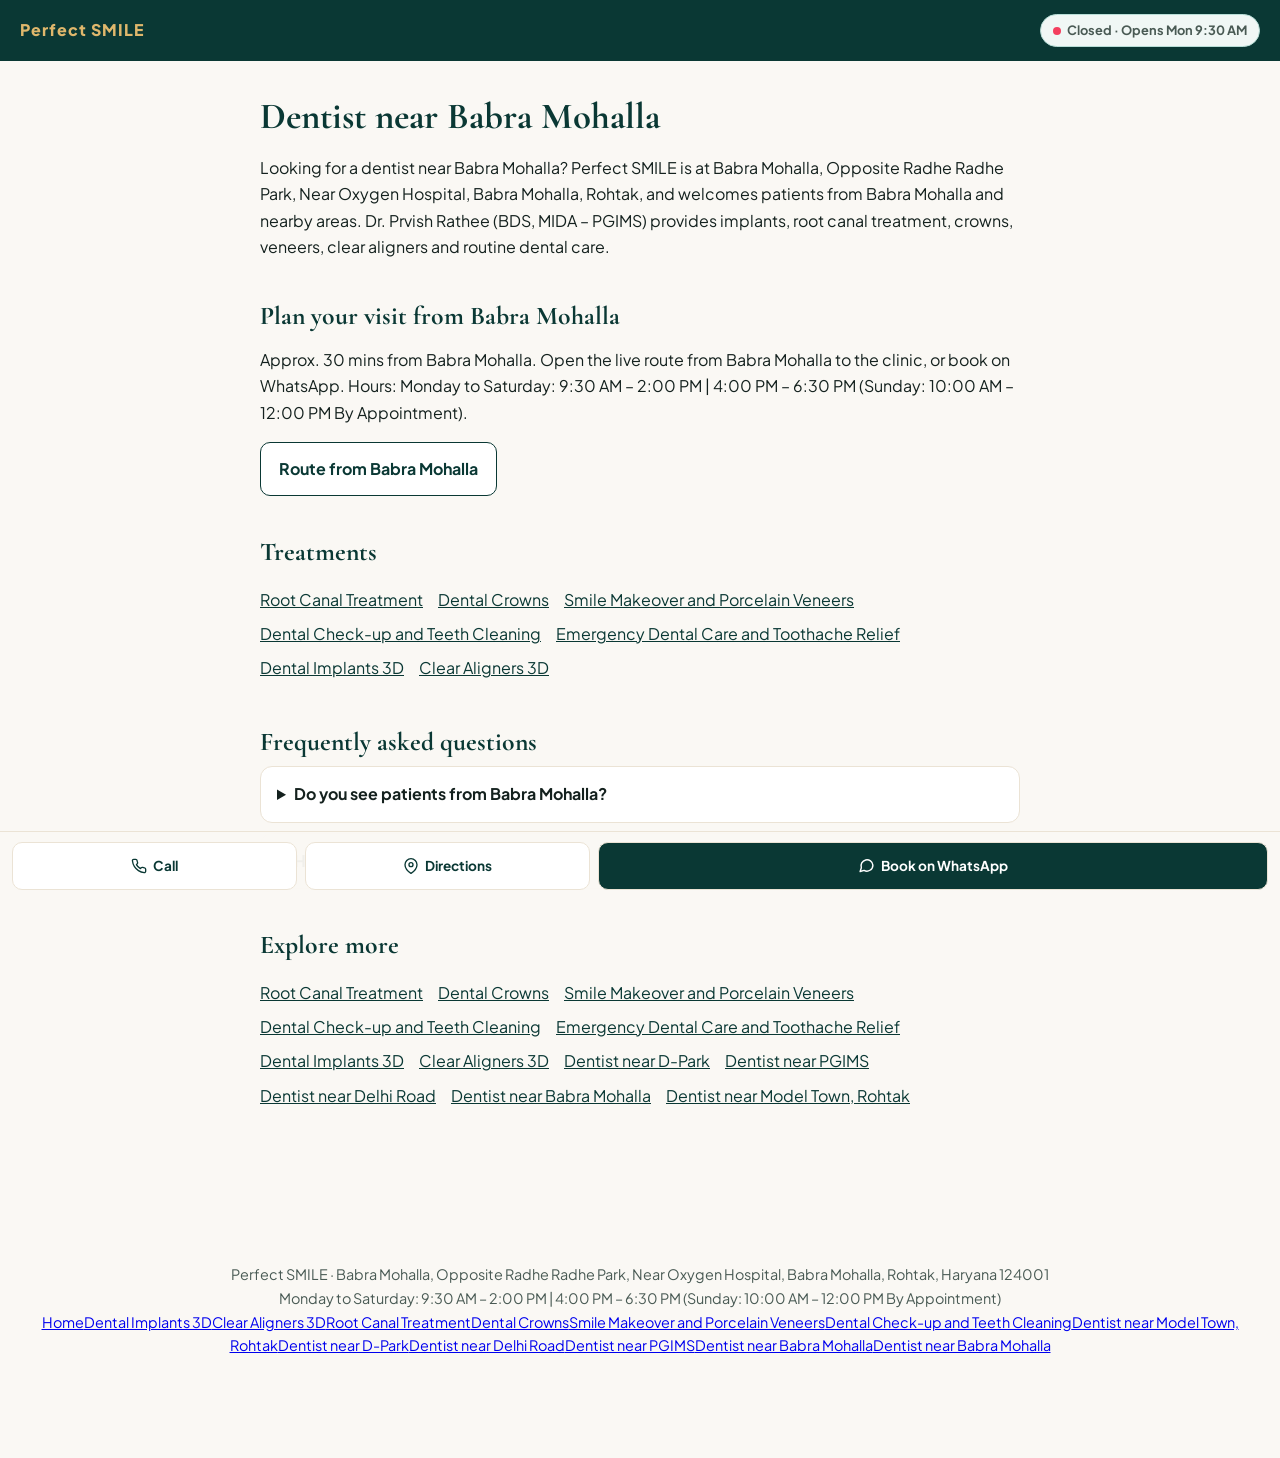
<file: dentist-near-babra-mohalla-rohtak.html>
<!DOCTYPE html>
<html lang="en"><head><meta charset="utf-8"/><meta content="width=device-width, initial-scale=1.0" name="viewport"/><title>Dentist near Babra Mohalla | Perfect SMILE, Rohtak</title><meta content="Dentist near Babra Mohalla: Perfect SMILE, Bus Stand Road, Rohtak. Implants, RCT, crowns, veneers, aligners. Get directions and book on WhatsApp." name="description"/><link href="https://mintclinicrohtak.com/dentist-near-babra-mohalla-rohtak.html" rel="canonical"/><link href="favicon.svg" rel="icon" type="image/svg+xml"/><meta content="#0a3834" name="theme-color"/><meta content="website" property="og:type"/><meta content="Dentist near Babra Mohalla | Perfect SMILE, Rohtak" property="og:title"/><meta content="Dentist near Babra Mohalla: Perfect SMILE, Bus Stand Road, Rohtak. Implants, RCT, crowns, veneers, aligners. Get directions and book on WhatsApp." property="og:description"/><meta content="https://mintclinicrohtak.com/dentist-near-babra-mohalla-rohtak.html" property="og:url"/><meta content="https://mintclinicrohtak.com/hero-desktop.webp" property="og:image"/><link href="https://fonts.googleapis.com/css2?family=Cormorant+Garamond:wght@600;700&amp;family=Plus+Jakarta+Sans:wght@400;700&amp;display=swap" rel="stylesheet"/><link href="site.css" rel="stylesheet"/><script type="application/ld+json">{"@context":"https://schema.org","@type":"WebPage","name":"Dentist near Babra Mohalla | Perfect SMILE, Rohtak","url":"https://mintclinicrohtak.com/dentist-near-babra-mohalla-rohtak.html","description":"Dentist near Babra Mohalla: Perfect SMILE, Bus Stand Road, Rohtak. Implants, RCT, crowns, veneers, aligners. Get directions and book on WhatsApp.","about":{"@context":"https://schema.org","@type":"Dentist","@id":"https://mintclinicrohtak.com/#clinic","name":"Perfect SMILE","url":"https://mintclinicrohtak.com/","image":"https://mintclinicrohtak.com/hero-desktop.webp","telephone":["+919253993999","+919034467399"],"priceRange":"₹₹₹","medicalSpecialty":"Dentistry","address":{"@type":"PostalAddress","streetAddress":"Babra Mohalla, Opposite Radhe Radhe Park, Near Oxygen Hospital, Babra Mohalla","addressLocality":"Rohtak","addressRegion":"Haryana","postalCode":"124001","addressCountry":"IN"},"founder":{"@type":"Person","name":"Dr. Prvish Rathee","jobTitle":"Lead Surgeon","hasCredential":"BDS, MIDA – PGIMS"},"hasMap":"https://maps.app.goo.gl/pcGEaBugNyQtd7A29?g_st=ac","sameAs":["https://maps.app.goo.gl/pcGEaBugNyQtd7A29?g_st=ac"],"areaServed":[{"@type":"Place","name":"Babra Mohalla"},{"@type":"Place","name":"Babra Mohalla"},{"@type":"Place","name":"Model Town"},{"@type":"Place","name":"D-Park"},{"@type":"Place","name":"Delhi Road"},{"@type":"Place","name":"PGIMS Complex"}],"openingHoursSpecification":[{"@type":"OpeningHoursSpecification","dayOfWeek":["Monday","Tuesday","Wednesday","Thursday","Friday","Saturday"],"opens":"09:30","closes":"14:00"},{"@type":"OpeningHoursSpecification","dayOfWeek":["Monday","Tuesday","Wednesday","Thursday","Friday","Saturday"],"opens":"16:00","closes":"18:30"},{"@type":"OpeningHoursSpecification","dayOfWeek":["Sunday"],"opens":"10:00","closes":"12:00","description":"Strictly By Appointment"}],"aggregateRating":{"@type":"AggregateRating","ratingValue":"4.8","bestRating":"5","reviewCount":76,"ratingCount":76},"employee":[{"@type":"Person","name":"Dr. Prvish Rathee","jobTitle":"Lead Surgeon","hasCredential":"BDS, MIDA – PGIMS"},{"@type":"Person","name":"Dr. Nidhi Sharma","jobTitle":"Associate Surgeon","hasCredential":"BDS, MIDA – PGIMS"}]}}</script><script type="application/ld+json">{"@context":"https://schema.org","@type":"FAQPage","mainEntity":[{"@type":"Question","name":"Do you see patients from Babra Mohalla?","acceptedAnswer":{"@type":"Answer","text":"Yes. Patients from Babra Mohalla and nearby areas visit Perfect SMILE in Bus Stand Road, Rohtak. Use the directions button for a live route."}},{"@type":"Question","name":"How do I book an appointment?","acceptedAnswer":{"@type":"Answer","text":"Tap Book on WhatsApp to send a pre-filled request, or call +91 92539 93999. Clinic hours: Monday to Saturday: 9:30 AM – 2:00 PM | 4:00 PM – 6:30 PM (Sunday: 10:00 AM – 12:00 PM By Appointment)."}}]}</script><script defer="" src="site.js"></script></head><body class="sw"><header><a href="index.html">Perfect SMILE</a><span class="opd-pill" data-opd="">Checking…</span></header><main><h1>Dentist near Babra Mohalla</h1><p>Looking for a dentist near Babra Mohalla? Perfect SMILE is at Babra Mohalla, Opposite Radhe Radhe Park, Near Oxygen Hospital, Babra Mohalla, Rohtak, and welcomes patients from Babra Mohalla and nearby areas. Dr. Prvish Rathee (BDS, MIDA – PGIMS) provides implants, root canal treatment, crowns, veneers, clear aligners and routine dental care.</p><h2>Plan your visit from Babra Mohalla</h2><p>Approx. 30 mins from Babra Mohalla. Open the live route from Babra Mohalla to the clinic, or book on WhatsApp. Hours: Monday to Saturday: 9:30 AM – 2:00 PM | 4:00 PM – 6:30 PM (Sunday: 10:00 AM – 12:00 PM By Appointment).</p><p><a class="btn" href="https://maps.app.goo.gl/pcGEaBugNyQtd7A29?g_st=ac Mohalla%2C+Rohtak%2C+Haryana" rel="noopener" target="_blank">Route from Babra Mohalla</a></p><h2>Treatments</h2><p class="links"><a href="root-canal.html">Root Canal Treatment</a> <a href="crowns.html">Dental Crowns</a> <a href="veneers.html">Smile Makeover and Porcelain Veneers</a> <a href="checkup.html">Dental Check-up and Teeth Cleaning</a> <a href="checkup.html">Emergency Dental Care and Toothache Relief</a> <a href="implants.html">Dental Implants 3D</a> <a href="aligners.html">Clear Aligners 3D</a></p><h2>Frequently asked questions</h2><details><summary>Do you see patients from Babra Mohalla?</summary><p>Yes. Patients from Babra Mohalla and nearby areas visit Perfect SMILE in Bus Stand Road, Rohtak. Use the directions button for a live route.</p></details><details><summary>How do I book an appointment?</summary><p>Tap Book on WhatsApp to send a pre-filled request, or call +91 92539 93999. Clinic hours: Monday to Saturday: 9:30 AM – 2:00 PM | 4:00 PM – 6:30 PM (Sunday: 10:00 AM – 12:00 PM By Appointment).</p></details><h2>Explore more</h2><p class="links"><a href="root-canal.html">Root Canal Treatment</a> <a href="crowns.html">Dental Crowns</a> <a href="veneers.html">Smile Makeover and Porcelain Veneers</a> <a href="checkup.html">Dental Check-up and Teeth Cleaning</a> <a href="checkup.html">Emergency Dental Care and Toothache Relief</a> <a href="implants.html">Dental Implants 3D</a> <a href="aligners.html">Clear Aligners 3D</a> <a href="dentist-near-d-park-rohtak.html">Dentist near D-Park</a> <a href="dentist-near-pgims-rohtak.html">Dentist near PGIMS</a> <a href="dentist-near-delhi-road-rohtak.html">Dentist near Delhi Road</a> <a href="dentist-near-indira-market-rohtak.html">Dentist near Babra Mohalla</a> <a href="dentist-near-model-town-rohtak.html">Dentist near Model Town, Rohtak</a></p></main><footer>Perfect SMILE · Babra Mohalla, Opposite Radhe Radhe Park, Near Oxygen Hospital, Babra Mohalla, Rohtak, Haryana 124001<br/>Monday to Saturday: 9:30 AM – 2:00 PM | 4:00 PM – 6:30 PM (Sunday: 10:00 AM – 12:00 PM By Appointment)<nav aria-label="Footer SEO navigation" class="footer-seo-links"><a href="index.html">Home</a><a href="implants.html">Dental Implants 3D</a><a href="aligners.html">Clear Aligners 3D</a><a href="root-canal.html">Root Canal Treatment</a><a href="crowns.html">Dental Crowns</a><a href="veneers.html">Smile Makeover and Porcelain Veneers</a><a href="checkup.html">Dental Check-up and Teeth Cleaning</a><a href="dentist-near-model-town-rohtak.html">Dentist near Model Town, Rohtak</a><a href="dentist-near-d-park-rohtak.html">Dentist near D-Park</a><a href="dentist-near-delhi-road-rohtak.html">Dentist near Delhi Road</a><a href="dentist-near-pgims-rohtak.html">Dentist near PGIMS</a><a href="dentist-near-babra-mohalla-rohtak.html">Dentist near Babra Mohalla</a><a href="dentist-near-indira-market-rohtak.html">Dentist near Babra Mohalla</a></nav></footer><nav class="bar"><a href="tel:+919253993999"><svg aria-hidden="true" fill="none" height="16" stroke="currentColor" stroke-linecap="round" stroke-linejoin="round" stroke-width="2" viewbox="0 0 24 24" width="16"><path d="M22 16.92v3a2 2 0 0 1-2.18 2 19.79 19.79 0 0 1-8.63-3.07 19.5 19.5 0 0 1-6-6 19.79 19.79 0 0 1-3.07-8.67A2 2 0 0 1 4.11 2h3a2 2 0 0 1 2 1.72 12.84 12.84 0 0 0 .7 2.81 2 2 0 0 1-.45 2.11L8.09 9.91a16 16 0 0 0 6 6l1.27-1.27a2 2 0 0 1 2.11-.45 12.84 12.84 0 0 0 2.81.7A2 2 0 0 1 22 16.92z"></path></svg><span>Call</span></a><a href="https://maps.app.goo.gl/pcGEaBugNyQtd7A29?g_st=ac" rel="noopener" target="_blank"><svg aria-hidden="true" fill="none" height="16" stroke="currentColor" stroke-linecap="round" stroke-linejoin="round" stroke-width="2" viewbox="0 0 24 24" width="16"><path d="M21 10c0 7-9 13-9 13S3 17 3 10a9 9 0 0 1 18 0z"></path><circle cx="12" cy="10" r="3"></circle></svg><span>Directions</span></a><a class="p" href="https://wa.me/919034467399?text=Hello%20Mint%20Clinic%2C%20I%20am%20coming%20from%20Babra Mohalla%20and%20would%20like%20to%20book%20a%20dental%20consultation." rel="noopener" target="_blank"><svg aria-hidden="true" fill="none" height="17" stroke="currentColor" stroke-linecap="round" stroke-linejoin="round" stroke-width="2" viewbox="0 0 24 24" width="17"><path d="M21 11.5a8.4 8.4 0 0 1-12.4 7.4L3 20.5l1.7-5.4A8.4 8.4 0 1 1 21 11.5z"></path></svg><span>Book on WhatsApp</span></a></nav></body></html>
</file>
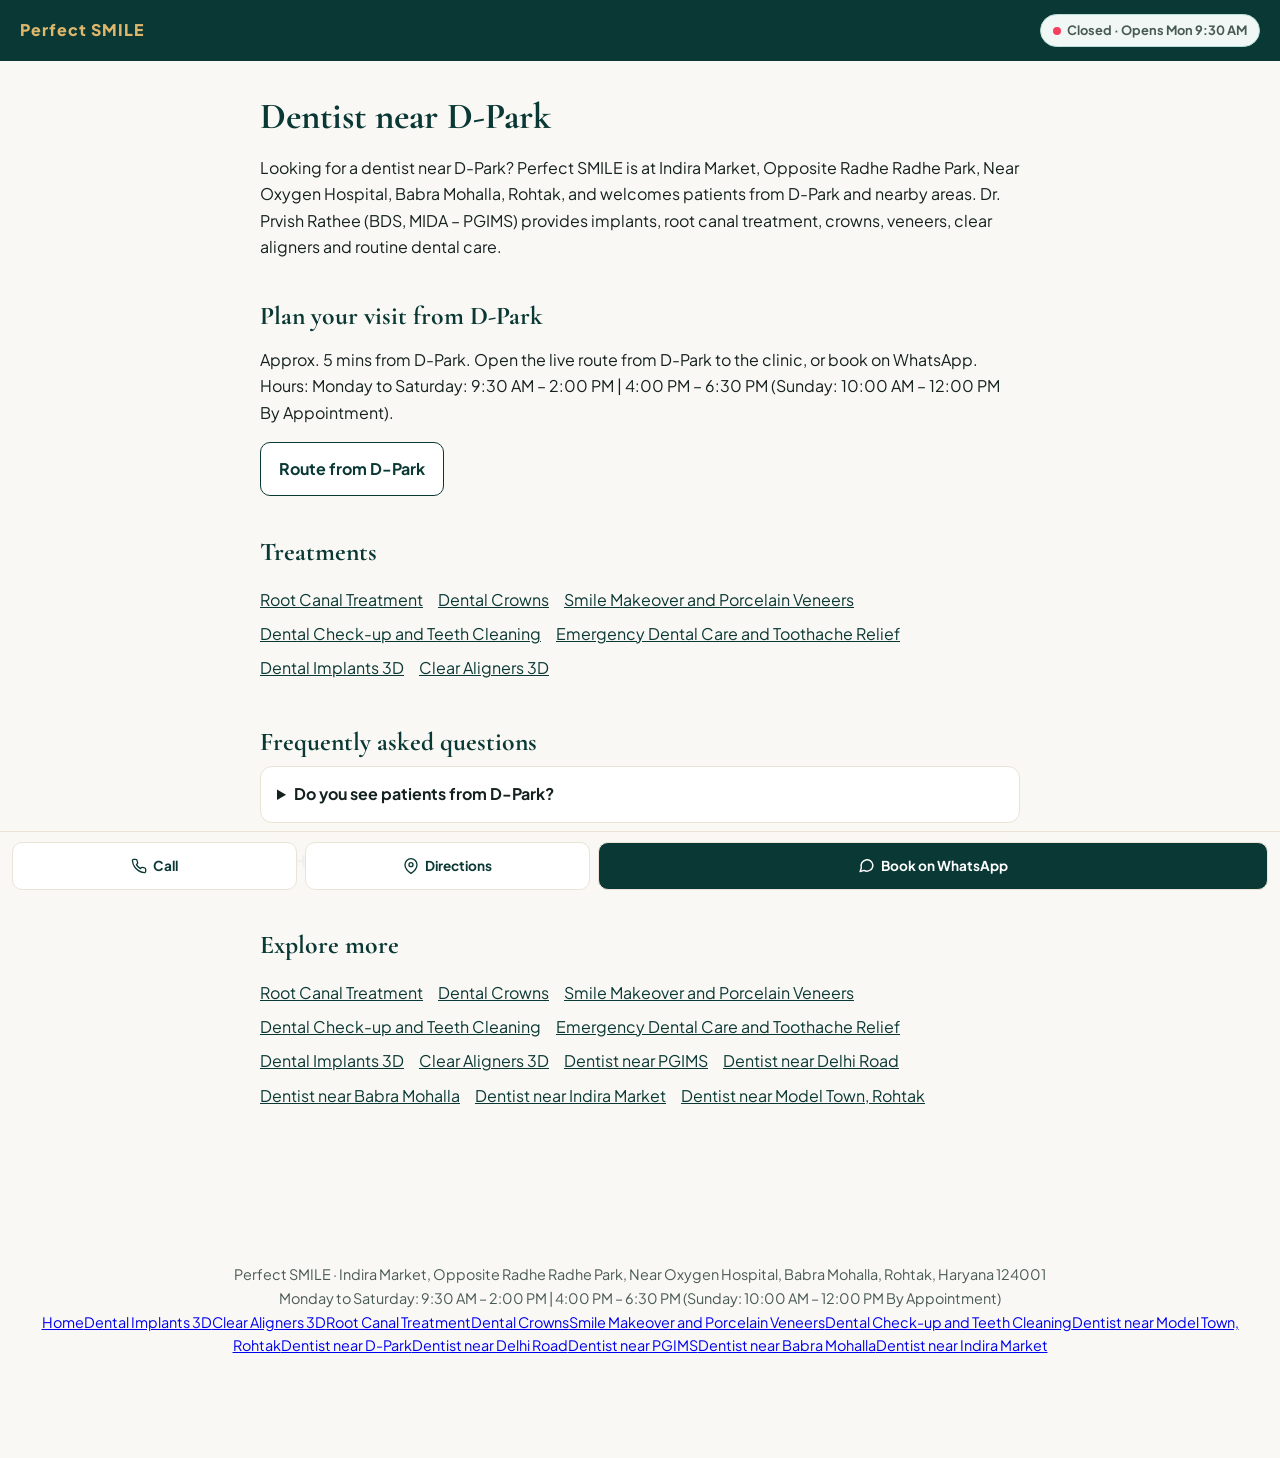
<file: dentist-near-d-park-rohtak.html>
<!DOCTYPE html>
<html lang="en"><head><meta charset="utf-8"/><meta content="width=device-width, initial-scale=1.0" name="viewport"/><title>Dentist near D-Park | Perfect SMILE, Rohtak</title><meta content="Dentist near D-Park: Perfect SMILE, Bus Stand Road, Rohtak. Implants, RCT, crowns, veneers, aligners. Get directions and book on WhatsApp." name="description"/><link href="https://mintclinicrohtak.com/dentist-near-d-park-rohtak.html" rel="canonical"/><link href="favicon.svg" rel="icon" type="image/svg+xml"/><meta content="#0a3834" name="theme-color"/><meta content="website" property="og:type"/><meta content="Dentist near D-Park | Perfect SMILE, Rohtak" property="og:title"/><meta content="Dentist near D-Park: Perfect SMILE, Bus Stand Road, Rohtak. Implants, RCT, crowns, veneers, aligners. Get directions and book on WhatsApp." property="og:description"/><meta content="https://mintclinicrohtak.com/dentist-near-d-park-rohtak.html" property="og:url"/><meta content="https://mintclinicrohtak.com/hero-desktop.webp" property="og:image"/><link href="https://fonts.googleapis.com/css2?family=Cormorant+Garamond:wght@600;700&amp;family=Plus+Jakarta+Sans:wght@400;700&amp;display=swap" rel="stylesheet"/><link href="site.css" rel="stylesheet"/><script type="application/ld+json">{"@context":"https://schema.org","@type":"WebPage","name":"Dentist near D-Park | Perfect SMILE, Rohtak","url":"https://mintclinicrohtak.com/dentist-near-d-park-rohtak.html","description":"Dentist near D-Park: Perfect SMILE, Bus Stand Road, Rohtak. Implants, RCT, crowns, veneers, aligners. Get directions and book on WhatsApp.","about":{"@context":"https://schema.org","@type":"Dentist","@id":"https://mintclinicrohtak.com/#clinic","name":"Perfect SMILE","url":"https://mintclinicrohtak.com/","image":"https://mintclinicrohtak.com/hero-desktop.webp","telephone":["+919253993999","+919034467399"],"priceRange":"₹₹₹","medicalSpecialty":"Dentistry","address":{"@type":"PostalAddress","streetAddress":"Indira Market, Opposite Radhe Radhe Park, Near Oxygen Hospital, Babra Mohalla","addressLocality":"Rohtak","addressRegion":"Haryana","postalCode":"124001","addressCountry":"IN"},"founder":{"@type":"Person","name":"Dr. Prvish Rathee","jobTitle":"Lead Surgeon","hasCredential":"BDS, MIDA – PGIMS"},"hasMap":"https://maps.app.goo.gl/pcGEaBugNyQtd7A29?g_st=ac","sameAs":["https://maps.app.goo.gl/pcGEaBugNyQtd7A29?g_st=ac"],"areaServed":[{"@type":"Place","name":"Babra Mohalla"},{"@type":"Place","name":"Indira Market"},{"@type":"Place","name":"Model Town"},{"@type":"Place","name":"D-Park"},{"@type":"Place","name":"Delhi Road"},{"@type":"Place","name":"PGIMS Complex"}],"openingHoursSpecification":[{"@type":"OpeningHoursSpecification","dayOfWeek":["Monday","Tuesday","Wednesday","Thursday","Friday","Saturday"],"opens":"09:30","closes":"14:00"},{"@type":"OpeningHoursSpecification","dayOfWeek":["Monday","Tuesday","Wednesday","Thursday","Friday","Saturday"],"opens":"16:00","closes":"18:30"},{"@type":"OpeningHoursSpecification","dayOfWeek":["Sunday"],"opens":"10:00","closes":"12:00","description":"Strictly By Appointment"}],"aggregateRating":{"@type":"AggregateRating","ratingValue":"4.8","bestRating":"5","reviewCount":76,"ratingCount":76},"employee":[{"@type":"Person","name":"Dr. Prvish Rathee","jobTitle":"Lead Surgeon","hasCredential":"BDS, MIDA – PGIMS"},{"@type":"Person","name":"Dr. Nidhi Sharma","jobTitle":"Associate Surgeon","hasCredential":"BDS, MIDA – PGIMS"}]}}</script><script type="application/ld+json">{"@context":"https://schema.org","@type":"FAQPage","mainEntity":[{"@type":"Question","name":"Do you see patients from D-Park?","acceptedAnswer":{"@type":"Answer","text":"Yes. Patients from D-Park and nearby areas visit Perfect SMILE in Bus Stand Road, Rohtak. Use the directions button for a live route."}},{"@type":"Question","name":"How do I book an appointment?","acceptedAnswer":{"@type":"Answer","text":"Tap Book on WhatsApp to send a pre-filled request, or call +91 92539 93999. Clinic hours: Monday to Saturday: 9:30 AM – 2:00 PM | 4:00 PM – 6:30 PM (Sunday: 10:00 AM – 12:00 PM By Appointment)."}}]}</script><script defer="" src="site.js"></script></head><body class="sw"><header><a href="index.html">Perfect SMILE</a><span class="opd-pill" data-opd="">Checking…</span></header><main><h1>Dentist near D-Park</h1><p>Looking for a dentist near D-Park? Perfect SMILE is at Indira Market, Opposite Radhe Radhe Park, Near Oxygen Hospital, Babra Mohalla, Rohtak, and welcomes patients from D-Park and nearby areas. Dr. Prvish Rathee (BDS, MIDA – PGIMS) provides implants, root canal treatment, crowns, veneers, clear aligners and routine dental care.</p><h2>Plan your visit from D-Park</h2><p>Approx. 5 mins from D-Park. Open the live route from D-Park to the clinic, or book on WhatsApp. Hours: Monday to Saturday: 9:30 AM – 2:00 PM | 4:00 PM – 6:30 PM (Sunday: 10:00 AM – 12:00 PM By Appointment).</p><p><a class="btn" href="https://maps.app.goo.gl/pcGEaBugNyQtd7A29?g_st=ac" rel="noopener" target="_blank">Route from D-Park</a></p><h2>Treatments</h2><p class="links"><a href="root-canal.html">Root Canal Treatment</a> <a href="crowns.html">Dental Crowns</a> <a href="veneers.html">Smile Makeover and Porcelain Veneers</a> <a href="checkup.html">Dental Check-up and Teeth Cleaning</a> <a href="checkup.html">Emergency Dental Care and Toothache Relief</a> <a href="implants.html">Dental Implants 3D</a> <a href="aligners.html">Clear Aligners 3D</a></p><h2>Frequently asked questions</h2><details><summary>Do you see patients from D-Park?</summary><p>Yes. Patients from D-Park and nearby areas visit Perfect SMILE in Bus Stand Road, Rohtak. Use the directions button for a live route.</p></details><details><summary>How do I book an appointment?</summary><p>Tap Book on WhatsApp to send a pre-filled request, or call +91 92539 93999. Clinic hours: Monday to Saturday: 9:30 AM – 2:00 PM | 4:00 PM – 6:30 PM (Sunday: 10:00 AM – 12:00 PM By Appointment).</p></details><h2>Explore more</h2><p class="links"><a href="root-canal.html">Root Canal Treatment</a> <a href="crowns.html">Dental Crowns</a> <a href="veneers.html">Smile Makeover and Porcelain Veneers</a> <a href="checkup.html">Dental Check-up and Teeth Cleaning</a> <a href="checkup.html">Emergency Dental Care and Toothache Relief</a> <a href="implants.html">Dental Implants 3D</a> <a href="aligners.html">Clear Aligners 3D</a> <a href="dentist-near-pgims-rohtak.html">Dentist near PGIMS</a> <a href="dentist-near-delhi-road-rohtak.html">Dentist near Delhi Road</a> <a href="dentist-near-babra-mohalla-rohtak.html">Dentist near Babra Mohalla</a> <a href="dentist-near-indira-market-rohtak.html">Dentist near Indira Market</a> <a href="dentist-near-model-town-rohtak.html">Dentist near Model Town, Rohtak</a></p></main><footer>Perfect SMILE · Indira Market, Opposite Radhe Radhe Park, Near Oxygen Hospital, Babra Mohalla, Rohtak, Haryana 124001<br/>Monday to Saturday: 9:30 AM – 2:00 PM | 4:00 PM – 6:30 PM (Sunday: 10:00 AM – 12:00 PM By Appointment)<nav aria-label="Footer SEO navigation" class="footer-seo-links"><a href="index.html">Home</a><a href="implants.html">Dental Implants 3D</a><a href="aligners.html">Clear Aligners 3D</a><a href="root-canal.html">Root Canal Treatment</a><a href="crowns.html">Dental Crowns</a><a href="veneers.html">Smile Makeover and Porcelain Veneers</a><a href="checkup.html">Dental Check-up and Teeth Cleaning</a><a href="dentist-near-model-town-rohtak.html">Dentist near Model Town, Rohtak</a><a href="dentist-near-d-park-rohtak.html">Dentist near D-Park</a><a href="dentist-near-delhi-road-rohtak.html">Dentist near Delhi Road</a><a href="dentist-near-pgims-rohtak.html">Dentist near PGIMS</a><a href="dentist-near-babra-mohalla-rohtak.html">Dentist near Babra Mohalla</a><a href="dentist-near-indira-market-rohtak.html">Dentist near Indira Market</a></nav></footer><nav class="bar"><a href="tel:+919253993999"><svg aria-hidden="true" fill="none" height="16" stroke="currentColor" stroke-linecap="round" stroke-linejoin="round" stroke-width="2" viewbox="0 0 24 24" width="16"><path d="M22 16.92v3a2 2 0 0 1-2.18 2 19.79 19.79 0 0 1-8.63-3.07 19.5 19.5 0 0 1-6-6 19.79 19.79 0 0 1-3.07-8.67A2 2 0 0 1 4.11 2h3a2 2 0 0 1 2 1.72 12.84 12.84 0 0 0 .7 2.81 2 2 0 0 1-.45 2.11L8.09 9.91a16 16 0 0 0 6 6l1.27-1.27a2 2 0 0 1 2.11-.45 12.84 12.84 0 0 0 2.81.7A2 2 0 0 1 22 16.92z"></path></svg><span>Call</span></a><a href="https://maps.app.goo.gl/pcGEaBugNyQtd7A29?g_st=ac" rel="noopener" target="_blank"><svg aria-hidden="true" fill="none" height="16" stroke="currentColor" stroke-linecap="round" stroke-linejoin="round" stroke-width="2" viewbox="0 0 24 24" width="16"><path d="M21 10c0 7-9 13-9 13S3 17 3 10a9 9 0 0 1 18 0z"></path><circle cx="12" cy="10" r="3"></circle></svg><span>Directions</span></a><a class="p" href="https://wa.me/919034467399?text=Hello%20Mint%20Clinic%2C%20I%20am%20coming%20from%20D-Park%20and%20would%20like%20to%20book%20a%20dental%20consultation." rel="noopener" target="_blank"><svg aria-hidden="true" fill="none" height="17" stroke="currentColor" stroke-linecap="round" stroke-linejoin="round" stroke-width="2" viewbox="0 0 24 24" width="17"><path d="M21 11.5a8.4 8.4 0 0 1-12.4 7.4L3 20.5l1.7-5.4A8.4 8.4 0 1 1 21 11.5z"></path></svg><span>Book on WhatsApp</span></a></nav></body></html>
</file>
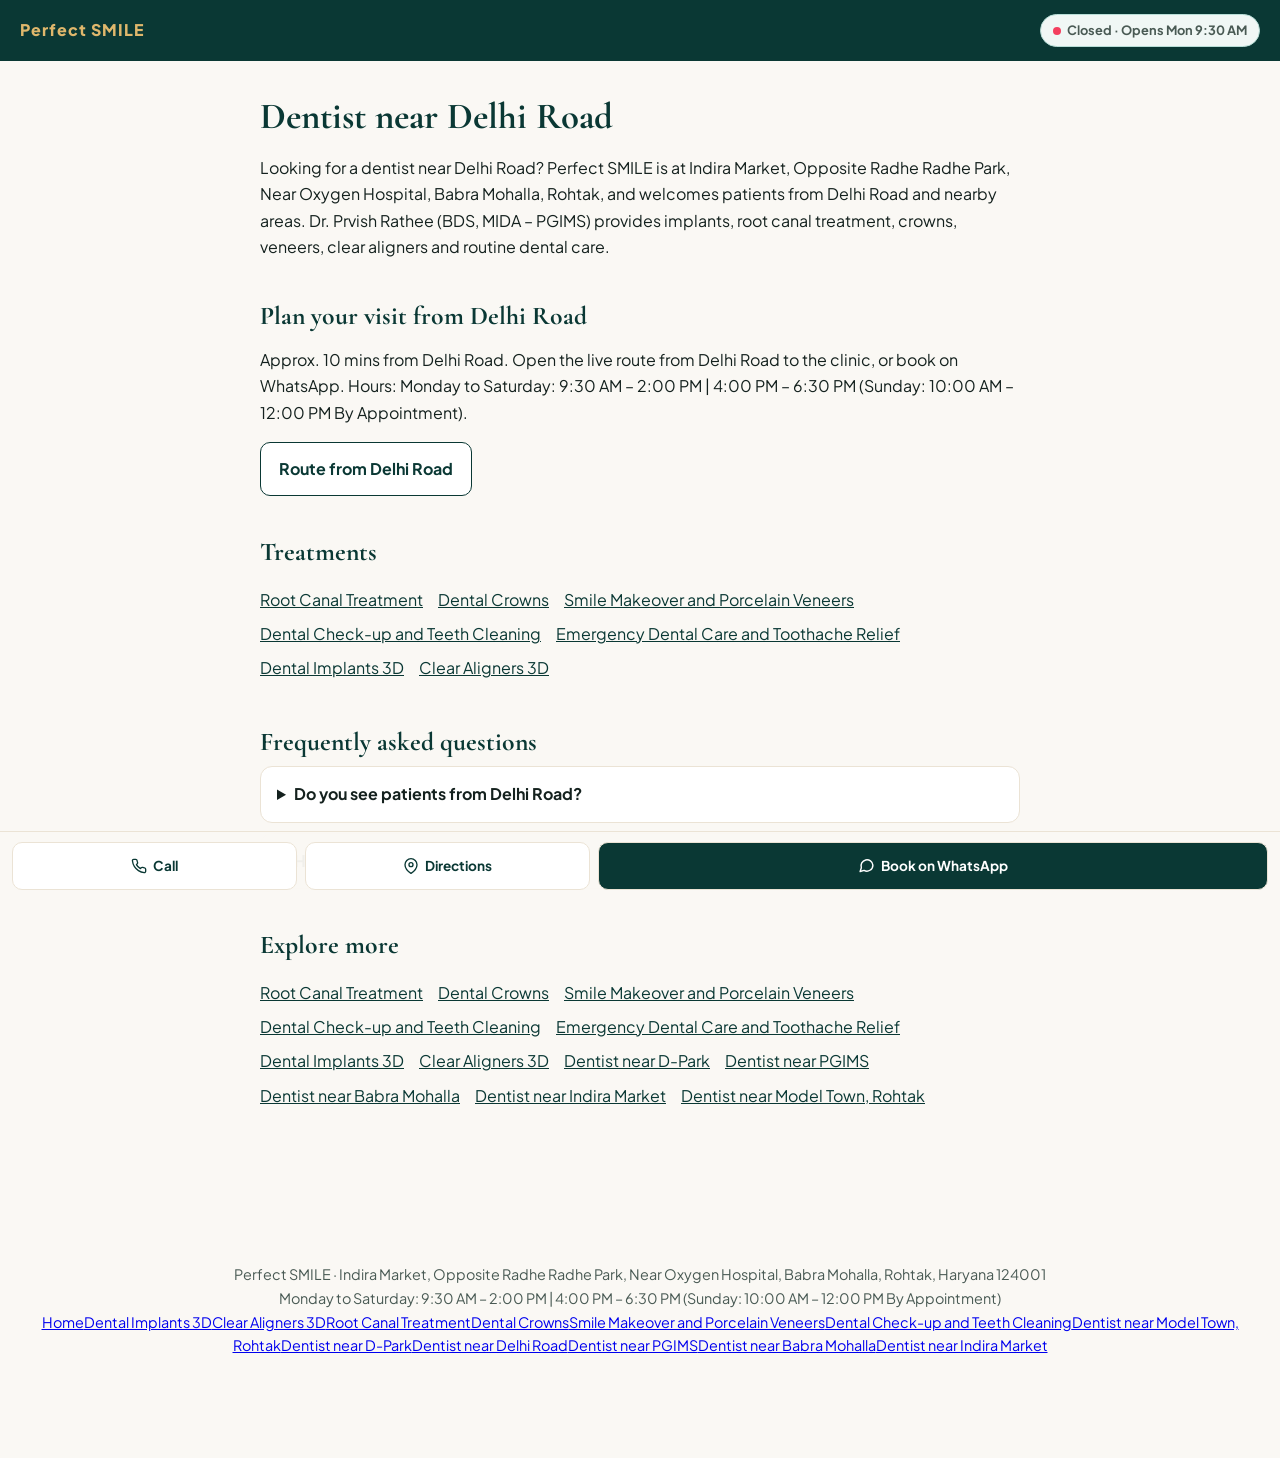
<file: dentist-near-delhi-road-rohtak.html>
<!DOCTYPE html>
<html lang="en"><head><meta charset="utf-8"/><meta content="width=device-width, initial-scale=1.0" name="viewport"/><title>Dentist near Delhi Road | Perfect SMILE, Rohtak</title><meta content="Dentist near Delhi Road: Perfect SMILE, Bus Stand Road, Rohtak. Implants, RCT, crowns, veneers, aligners. Get directions and book on WhatsApp." name="description"/><link href="https://mintclinicrohtak.com/dentist-near-delhi-road-rohtak.html" rel="canonical"/><link href="favicon.svg" rel="icon" type="image/svg+xml"/><meta content="#0a3834" name="theme-color"/><meta content="website" property="og:type"/><meta content="Dentist near Delhi Road | Perfect SMILE, Rohtak" property="og:title"/><meta content="Dentist near Delhi Road: Perfect SMILE, Bus Stand Road, Rohtak. Implants, RCT, crowns, veneers, aligners. Get directions and book on WhatsApp." property="og:description"/><meta content="https://mintclinicrohtak.com/dentist-near-delhi-road-rohtak.html" property="og:url"/><meta content="https://mintclinicrohtak.com/hero-desktop.webp" property="og:image"/><link href="https://fonts.googleapis.com/css2?family=Cormorant+Garamond:wght@600;700&amp;family=Plus+Jakarta+Sans:wght@400;700&amp;display=swap" rel="stylesheet"/><link href="site.css" rel="stylesheet"/><script type="application/ld+json">{"@context":"https://schema.org","@type":"WebPage","name":"Dentist near Delhi Road | Perfect SMILE, Rohtak","url":"https://mintclinicrohtak.com/dentist-near-delhi-road-rohtak.html","description":"Dentist near Delhi Road: Perfect SMILE, Bus Stand Road, Rohtak. Implants, RCT, crowns, veneers, aligners. Get directions and book on WhatsApp.","about":{"@context":"https://schema.org","@type":"Dentist","@id":"https://mintclinicrohtak.com/#clinic","name":"Perfect SMILE","url":"https://mintclinicrohtak.com/","image":"https://mintclinicrohtak.com/hero-desktop.webp","telephone":["+919253993999","+919034467399"],"priceRange":"₹₹₹","medicalSpecialty":"Dentistry","address":{"@type":"PostalAddress","streetAddress":"Indira Market, Opposite Radhe Radhe Park, Near Oxygen Hospital, Babra Mohalla","addressLocality":"Rohtak","addressRegion":"Haryana","postalCode":"124001","addressCountry":"IN"},"founder":{"@type":"Person","name":"Dr. Prvish Rathee","jobTitle":"Lead Surgeon","hasCredential":"BDS, MIDA – PGIMS"},"hasMap":"https://maps.app.goo.gl/pcGEaBugNyQtd7A29?g_st=ac","sameAs":["https://maps.app.goo.gl/pcGEaBugNyQtd7A29?g_st=ac"],"areaServed":[{"@type":"Place","name":"Babra Mohalla"},{"@type":"Place","name":"Indira Market"},{"@type":"Place","name":"Model Town"},{"@type":"Place","name":"D-Park"},{"@type":"Place","name":"Delhi Road"},{"@type":"Place","name":"PGIMS Complex"}],"openingHoursSpecification":[{"@type":"OpeningHoursSpecification","dayOfWeek":["Monday","Tuesday","Wednesday","Thursday","Friday","Saturday"],"opens":"09:30","closes":"14:00"},{"@type":"OpeningHoursSpecification","dayOfWeek":["Monday","Tuesday","Wednesday","Thursday","Friday","Saturday"],"opens":"16:00","closes":"18:30"},{"@type":"OpeningHoursSpecification","dayOfWeek":["Sunday"],"opens":"10:00","closes":"12:00","description":"Strictly By Appointment"}],"aggregateRating":{"@type":"AggregateRating","ratingValue":"4.8","bestRating":"5","reviewCount":76,"ratingCount":76},"employee":[{"@type":"Person","name":"Dr. Prvish Rathee","jobTitle":"Lead Surgeon","hasCredential":"BDS, MIDA – PGIMS"},{"@type":"Person","name":"Dr. Nidhi Sharma","jobTitle":"Associate Surgeon","hasCredential":"BDS, MIDA – PGIMS"}]}}</script><script type="application/ld+json">{"@context":"https://schema.org","@type":"FAQPage","mainEntity":[{"@type":"Question","name":"Do you see patients from Delhi Road?","acceptedAnswer":{"@type":"Answer","text":"Yes. Patients from Delhi Road and nearby areas visit Perfect SMILE in Bus Stand Road, Rohtak. Use the directions button for a live route."}},{"@type":"Question","name":"How do I book an appointment?","acceptedAnswer":{"@type":"Answer","text":"Tap Book on WhatsApp to send a pre-filled request, or call +91 92539 93999. Clinic hours: Monday to Saturday: 9:30 AM – 2:00 PM | 4:00 PM – 6:30 PM (Sunday: 10:00 AM – 12:00 PM By Appointment)."}}]}</script><script defer="" src="site.js"></script></head><body class="sw"><header><a href="index.html">Perfect SMILE</a><span class="opd-pill" data-opd="">Checking…</span></header><main><h1>Dentist near Delhi Road</h1><p>Looking for a dentist near Delhi Road? Perfect SMILE is at Indira Market, Opposite Radhe Radhe Park, Near Oxygen Hospital, Babra Mohalla, Rohtak, and welcomes patients from Delhi Road and nearby areas. Dr. Prvish Rathee (BDS, MIDA – PGIMS) provides implants, root canal treatment, crowns, veneers, clear aligners and routine dental care.</p><h2>Plan your visit from Delhi Road</h2><p>Approx. 10 mins from Delhi Road. Open the live route from Delhi Road to the clinic, or book on WhatsApp. Hours: Monday to Saturday: 9:30 AM – 2:00 PM | 4:00 PM – 6:30 PM (Sunday: 10:00 AM – 12:00 PM By Appointment).</p><p><a class="btn" href="https://maps.app.goo.gl/pcGEaBugNyQtd7A29?g_st=ac" rel="noopener" target="_blank">Route from Delhi Road</a></p><h2>Treatments</h2><p class="links"><a href="root-canal.html">Root Canal Treatment</a> <a href="crowns.html">Dental Crowns</a> <a href="veneers.html">Smile Makeover and Porcelain Veneers</a> <a href="checkup.html">Dental Check-up and Teeth Cleaning</a> <a href="checkup.html">Emergency Dental Care and Toothache Relief</a> <a href="implants.html">Dental Implants 3D</a> <a href="aligners.html">Clear Aligners 3D</a></p><h2>Frequently asked questions</h2><details><summary>Do you see patients from Delhi Road?</summary><p>Yes. Patients from Delhi Road and nearby areas visit Perfect SMILE in Bus Stand Road, Rohtak. Use the directions button for a live route.</p></details><details><summary>How do I book an appointment?</summary><p>Tap Book on WhatsApp to send a pre-filled request, or call +91 92539 93999. Clinic hours: Monday to Saturday: 9:30 AM – 2:00 PM | 4:00 PM – 6:30 PM (Sunday: 10:00 AM – 12:00 PM By Appointment).</p></details><h2>Explore more</h2><p class="links"><a href="root-canal.html">Root Canal Treatment</a> <a href="crowns.html">Dental Crowns</a> <a href="veneers.html">Smile Makeover and Porcelain Veneers</a> <a href="checkup.html">Dental Check-up and Teeth Cleaning</a> <a href="checkup.html">Emergency Dental Care and Toothache Relief</a> <a href="implants.html">Dental Implants 3D</a> <a href="aligners.html">Clear Aligners 3D</a> <a href="dentist-near-d-park-rohtak.html">Dentist near D-Park</a> <a href="dentist-near-pgims-rohtak.html">Dentist near PGIMS</a> <a href="dentist-near-babra-mohalla-rohtak.html">Dentist near Babra Mohalla</a> <a href="dentist-near-indira-market-rohtak.html">Dentist near Indira Market</a> <a href="dentist-near-model-town-rohtak.html">Dentist near Model Town, Rohtak</a></p></main><footer>Perfect SMILE · Indira Market, Opposite Radhe Radhe Park, Near Oxygen Hospital, Babra Mohalla, Rohtak, Haryana 124001<br/>Monday to Saturday: 9:30 AM – 2:00 PM | 4:00 PM – 6:30 PM (Sunday: 10:00 AM – 12:00 PM By Appointment)<nav aria-label="Footer SEO navigation" class="footer-seo-links"><a href="index.html">Home</a><a href="implants.html">Dental Implants 3D</a><a href="aligners.html">Clear Aligners 3D</a><a href="root-canal.html">Root Canal Treatment</a><a href="crowns.html">Dental Crowns</a><a href="veneers.html">Smile Makeover and Porcelain Veneers</a><a href="checkup.html">Dental Check-up and Teeth Cleaning</a><a href="dentist-near-model-town-rohtak.html">Dentist near Model Town, Rohtak</a><a href="dentist-near-d-park-rohtak.html">Dentist near D-Park</a><a href="dentist-near-delhi-road-rohtak.html">Dentist near Delhi Road</a><a href="dentist-near-pgims-rohtak.html">Dentist near PGIMS</a><a href="dentist-near-babra-mohalla-rohtak.html">Dentist near Babra Mohalla</a><a href="dentist-near-indira-market-rohtak.html">Dentist near Indira Market</a></nav></footer><nav class="bar"><a href="tel:+919253993999"><svg aria-hidden="true" fill="none" height="16" stroke="currentColor" stroke-linecap="round" stroke-linejoin="round" stroke-width="2" viewbox="0 0 24 24" width="16"><path d="M22 16.92v3a2 2 0 0 1-2.18 2 19.79 19.79 0 0 1-8.63-3.07 19.5 19.5 0 0 1-6-6 19.79 19.79 0 0 1-3.07-8.67A2 2 0 0 1 4.11 2h3a2 2 0 0 1 2 1.72 12.84 12.84 0 0 0 .7 2.81 2 2 0 0 1-.45 2.11L8.09 9.91a16 16 0 0 0 6 6l1.27-1.27a2 2 0 0 1 2.11-.45 12.84 12.84 0 0 0 2.81.7A2 2 0 0 1 22 16.92z"></path></svg><span>Call</span></a><a href="https://maps.app.goo.gl/pcGEaBugNyQtd7A29?g_st=ac" rel="noopener" target="_blank"><svg aria-hidden="true" fill="none" height="16" stroke="currentColor" stroke-linecap="round" stroke-linejoin="round" stroke-width="2" viewbox="0 0 24 24" width="16"><path d="M21 10c0 7-9 13-9 13S3 17 3 10a9 9 0 0 1 18 0z"></path><circle cx="12" cy="10" r="3"></circle></svg><span>Directions</span></a><a class="p" href="https://wa.me/919034467399?text=Hello%20Mint%20Clinic%2C%20I%20am%20coming%20from%20Delhi Road%20and%20would%20like%20to%20book%20a%20dental%20consultation." rel="noopener" target="_blank"><svg aria-hidden="true" fill="none" height="17" stroke="currentColor" stroke-linecap="round" stroke-linejoin="round" stroke-width="2" viewbox="0 0 24 24" width="17"><path d="M21 11.5a8.4 8.4 0 0 1-12.4 7.4L3 20.5l1.7-5.4A8.4 8.4 0 1 1 21 11.5z"></path></svg><span>Book on WhatsApp</span></a></nav></body></html>
</file>
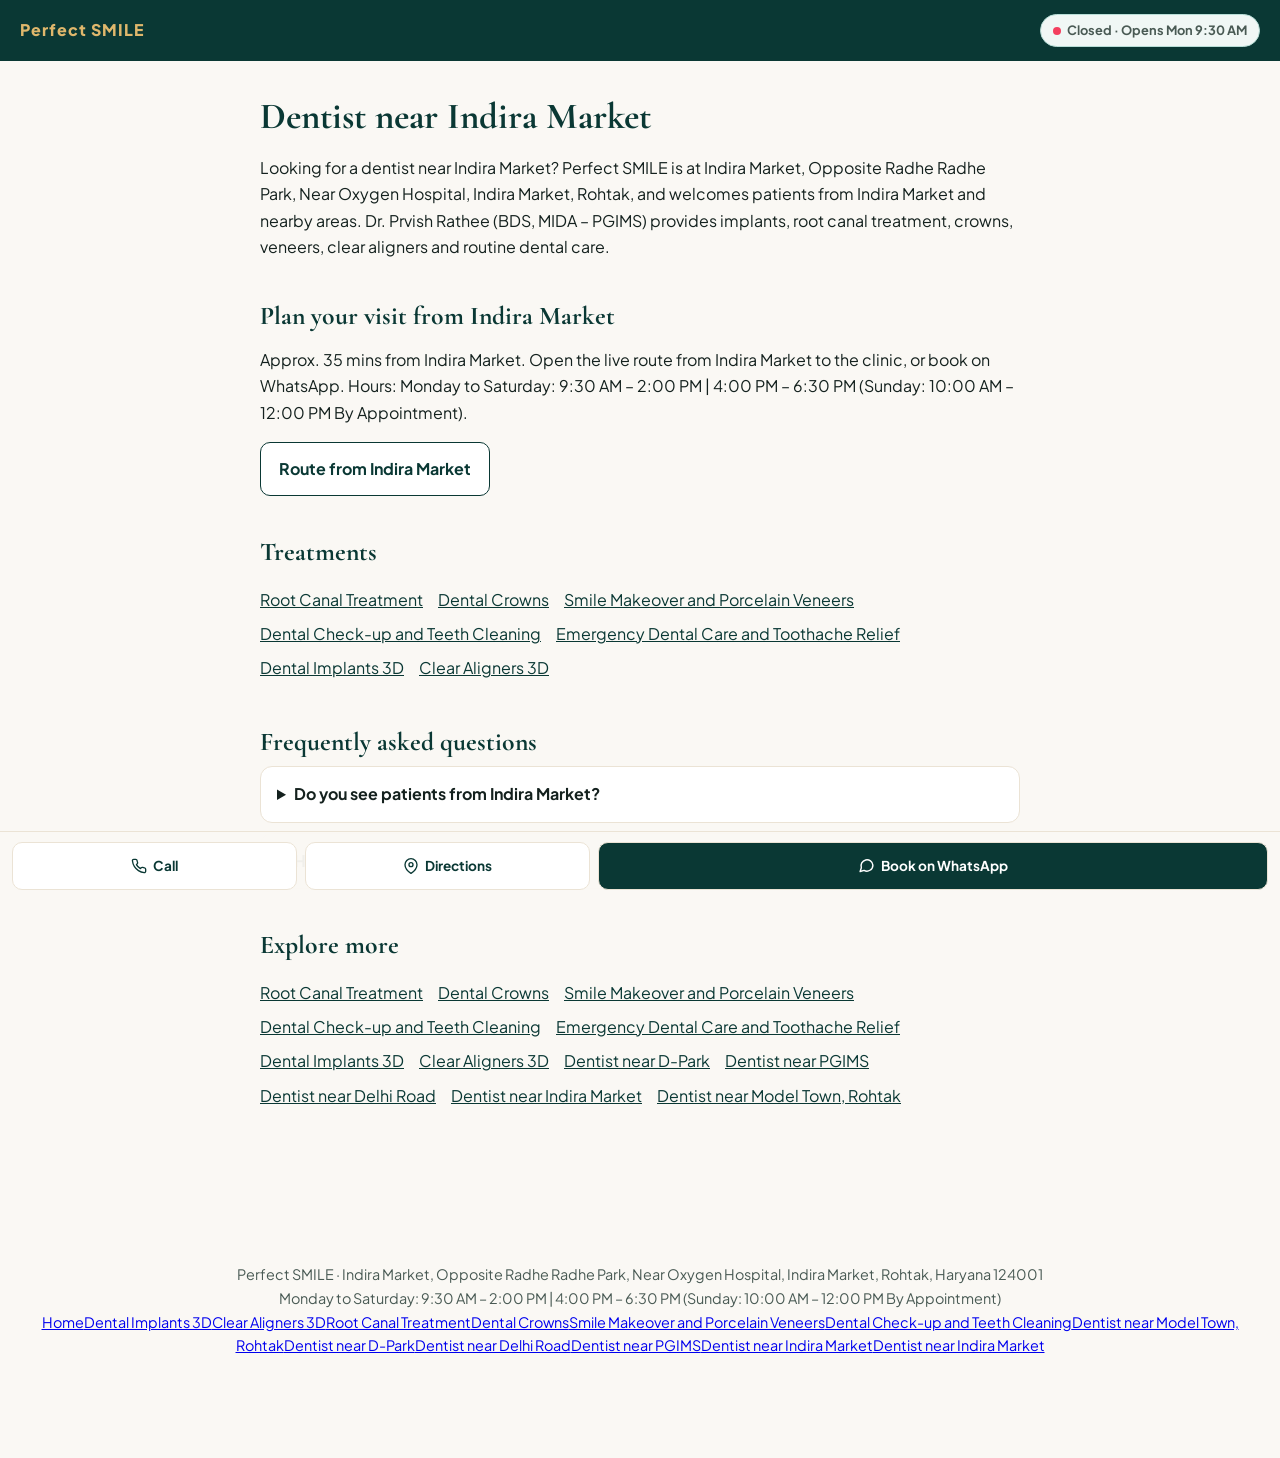
<file: dentist-near-indira-market-rohtak.html>
<!DOCTYPE html>
<html lang="en"><head><meta charset="utf-8"/><meta content="width=device-width, initial-scale=1.0" name="viewport"/><title>Dentist near Indira Market | Perfect SMILE, Rohtak</title><meta content="Dentist near Indira Market: Perfect SMILE, Bus Stand Road, Rohtak. Implants, RCT, crowns, veneers, aligners. Get directions and book on WhatsApp." name="description"/><link href="https://mintclinicrohtak.com/dentist-near-indira-market-rohtak.html" rel="canonical"/><link href="favicon.svg" rel="icon" type="image/svg+xml"/><meta content="#0a3834" name="theme-color"/><meta content="website" property="og:type"/><meta content="Dentist near Indira Market | Perfect SMILE, Rohtak" property="og:title"/><meta content="Dentist near Indira Market: Perfect SMILE, Bus Stand Road, Rohtak. Implants, RCT, crowns, veneers, aligners. Get directions and book on WhatsApp." property="og:description"/><meta content="https://mintclinicrohtak.com/dentist-near-indira-market-rohtak.html" property="og:url"/><meta content="https://mintclinicrohtak.com/hero-desktop.webp" property="og:image"/><link href="https://fonts.googleapis.com/css2?family=Cormorant+Garamond:wght@600;700&amp;family=Plus+Jakarta+Sans:wght@400;700&amp;display=swap" rel="stylesheet"/><link href="site.css" rel="stylesheet"/><script type="application/ld+json">{"@context":"https://schema.org","@type":"WebPage","name":"Dentist near Indira Market | Perfect SMILE, Rohtak","url":"https://mintclinicrohtak.com/dentist-near-indira-market-rohtak.html","description":"Dentist near Indira Market: Perfect SMILE, Bus Stand Road, Rohtak. Implants, RCT, crowns, veneers, aligners. Get directions and book on WhatsApp.","about":{"@context":"https://schema.org","@type":"Dentist","@id":"https://mintclinicrohtak.com/#clinic","name":"Perfect SMILE","url":"https://mintclinicrohtak.com/","image":"https://mintclinicrohtak.com/hero-desktop.webp","telephone":["+919253993999","+919034467399"],"priceRange":"₹₹₹","medicalSpecialty":"Dentistry","address":{"@type":"PostalAddress","streetAddress":"Indira Market, Opposite Radhe Radhe Park, Near Oxygen Hospital, Indira Market","addressLocality":"Rohtak","addressRegion":"Haryana","postalCode":"124001","addressCountry":"IN"},"founder":{"@type":"Person","name":"Dr. Prvish Rathee","jobTitle":"Lead Surgeon","hasCredential":"BDS, MIDA – PGIMS"},"hasMap":"https://maps.app.goo.gl/pcGEaBugNyQtd7A29?g_st=ac","sameAs":["https://maps.app.goo.gl/pcGEaBugNyQtd7A29?g_st=ac"],"areaServed":[{"@type":"Place","name":"Indira Market"},{"@type":"Place","name":"Indira Market"},{"@type":"Place","name":"Model Town"},{"@type":"Place","name":"D-Park"},{"@type":"Place","name":"Delhi Road"},{"@type":"Place","name":"PGIMS Complex"}],"openingHoursSpecification":[{"@type":"OpeningHoursSpecification","dayOfWeek":["Monday","Tuesday","Wednesday","Thursday","Friday","Saturday"],"opens":"09:30","closes":"14:00"},{"@type":"OpeningHoursSpecification","dayOfWeek":["Monday","Tuesday","Wednesday","Thursday","Friday","Saturday"],"opens":"16:00","closes":"18:30"},{"@type":"OpeningHoursSpecification","dayOfWeek":["Sunday"],"opens":"10:00","closes":"12:00","description":"Strictly By Appointment"}],"aggregateRating":{"@type":"AggregateRating","ratingValue":"4.8","bestRating":"5","reviewCount":76,"ratingCount":76},"employee":[{"@type":"Person","name":"Dr. Prvish Rathee","jobTitle":"Lead Surgeon","hasCredential":"BDS, MIDA – PGIMS"},{"@type":"Person","name":"Dr. Nidhi Sharma","jobTitle":"Associate Surgeon","hasCredential":"BDS, MIDA – PGIMS"}]}}</script><script type="application/ld+json">{"@context":"https://schema.org","@type":"FAQPage","mainEntity":[{"@type":"Question","name":"Do you see patients from Indira Market?","acceptedAnswer":{"@type":"Answer","text":"Yes. Patients from Indira Market and nearby areas visit Perfect SMILE in Bus Stand Road, Rohtak. Use the directions button for a live route."}},{"@type":"Question","name":"How do I book an appointment?","acceptedAnswer":{"@type":"Answer","text":"Tap Book on WhatsApp to send a pre-filled request, or call +91 92539 93999. Clinic hours: Monday to Saturday: 9:30 AM – 2:00 PM | 4:00 PM – 6:30 PM (Sunday: 10:00 AM – 12:00 PM By Appointment)."}}]}</script><script defer="" src="site.js"></script></head><body class="sw"><header><a href="index.html">Perfect SMILE</a><span class="opd-pill" data-opd="">Checking…</span></header><main><h1>Dentist near Indira Market</h1><p>Looking for a dentist near Indira Market? Perfect SMILE is at Indira Market, Opposite Radhe Radhe Park, Near Oxygen Hospital, Indira Market, Rohtak, and welcomes patients from Indira Market and nearby areas. Dr. Prvish Rathee (BDS, MIDA – PGIMS) provides implants, root canal treatment, crowns, veneers, clear aligners and routine dental care.</p><h2>Plan your visit from Indira Market</h2><p>Approx. 35 mins from Indira Market. Open the live route from Indira Market to the clinic, or book on WhatsApp. Hours: Monday to Saturday: 9:30 AM – 2:00 PM | 4:00 PM – 6:30 PM (Sunday: 10:00 AM – 12:00 PM By Appointment).</p><p><a class="btn" href="https://maps.app.goo.gl/pcGEaBugNyQtd7A29?g_st=ac Market%2C+Rohtak%2C+Haryana" rel="noopener" target="_blank">Route from Indira Market</a></p><h2>Treatments</h2><p class="links"><a href="root-canal.html">Root Canal Treatment</a> <a href="crowns.html">Dental Crowns</a> <a href="veneers.html">Smile Makeover and Porcelain Veneers</a> <a href="checkup.html">Dental Check-up and Teeth Cleaning</a> <a href="checkup.html">Emergency Dental Care and Toothache Relief</a> <a href="implants.html">Dental Implants 3D</a> <a href="aligners.html">Clear Aligners 3D</a></p><h2>Frequently asked questions</h2><details><summary>Do you see patients from Indira Market?</summary><p>Yes. Patients from Indira Market and nearby areas visit Perfect SMILE in Bus Stand Road, Rohtak. Use the directions button for a live route.</p></details><details><summary>How do I book an appointment?</summary><p>Tap Book on WhatsApp to send a pre-filled request, or call +91 92539 93999. Clinic hours: Monday to Saturday: 9:30 AM – 2:00 PM | 4:00 PM – 6:30 PM (Sunday: 10:00 AM – 12:00 PM By Appointment).</p></details><h2>Explore more</h2><p class="links"><a href="root-canal.html">Root Canal Treatment</a> <a href="crowns.html">Dental Crowns</a> <a href="veneers.html">Smile Makeover and Porcelain Veneers</a> <a href="checkup.html">Dental Check-up and Teeth Cleaning</a> <a href="checkup.html">Emergency Dental Care and Toothache Relief</a> <a href="implants.html">Dental Implants 3D</a> <a href="aligners.html">Clear Aligners 3D</a> <a href="dentist-near-d-park-rohtak.html">Dentist near D-Park</a> <a href="dentist-near-pgims-rohtak.html">Dentist near PGIMS</a> <a href="dentist-near-delhi-road-rohtak.html">Dentist near Delhi Road</a> <a href="dentist-near-babra-mohalla-rohtak.html">Dentist near Indira Market</a> <a href="dentist-near-model-town-rohtak.html">Dentist near Model Town, Rohtak</a></p></main><footer>Perfect SMILE · Indira Market, Opposite Radhe Radhe Park, Near Oxygen Hospital, Indira Market, Rohtak, Haryana 124001<br/>Monday to Saturday: 9:30 AM – 2:00 PM | 4:00 PM – 6:30 PM (Sunday: 10:00 AM – 12:00 PM By Appointment)<nav aria-label="Footer SEO navigation" class="footer-seo-links"><a href="index.html">Home</a><a href="implants.html">Dental Implants 3D</a><a href="aligners.html">Clear Aligners 3D</a><a href="root-canal.html">Root Canal Treatment</a><a href="crowns.html">Dental Crowns</a><a href="veneers.html">Smile Makeover and Porcelain Veneers</a><a href="checkup.html">Dental Check-up and Teeth Cleaning</a><a href="dentist-near-model-town-rohtak.html">Dentist near Model Town, Rohtak</a><a href="dentist-near-d-park-rohtak.html">Dentist near D-Park</a><a href="dentist-near-delhi-road-rohtak.html">Dentist near Delhi Road</a><a href="dentist-near-pgims-rohtak.html">Dentist near PGIMS</a><a href="dentist-near-babra-mohalla-rohtak.html">Dentist near Indira Market</a><a href="dentist-near-indira-market-rohtak.html">Dentist near Indira Market</a></nav></footer><nav class="bar"><a href="tel:+919253993999"><svg aria-hidden="true" fill="none" height="16" stroke="currentColor" stroke-linecap="round" stroke-linejoin="round" stroke-width="2" viewbox="0 0 24 24" width="16"><path d="M22 16.92v3a2 2 0 0 1-2.18 2 19.79 19.79 0 0 1-8.63-3.07 19.5 19.5 0 0 1-6-6 19.79 19.79 0 0 1-3.07-8.67A2 2 0 0 1 4.11 2h3a2 2 0 0 1 2 1.72 12.84 12.84 0 0 0 .7 2.81 2 2 0 0 1-.45 2.11L8.09 9.91a16 16 0 0 0 6 6l1.27-1.27a2 2 0 0 1 2.11-.45 12.84 12.84 0 0 0 2.81.7A2 2 0 0 1 22 16.92z"></path></svg><span>Call</span></a><a href="https://maps.app.goo.gl/pcGEaBugNyQtd7A29?g_st=ac" rel="noopener" target="_blank"><svg aria-hidden="true" fill="none" height="16" stroke="currentColor" stroke-linecap="round" stroke-linejoin="round" stroke-width="2" viewbox="0 0 24 24" width="16"><path d="M21 10c0 7-9 13-9 13S3 17 3 10a9 9 0 0 1 18 0z"></path><circle cx="12" cy="10" r="3"></circle></svg><span>Directions</span></a><a class="p" href="https://wa.me/919034467399?text=Hello%20Mint%20Clinic%2C%20I%20am%20coming%20from%20Indira Market%20and%20would%20like%20to%20book%20a%20dental%20consultation." rel="noopener" target="_blank"><svg aria-hidden="true" fill="none" height="17" stroke="currentColor" stroke-linecap="round" stroke-linejoin="round" stroke-width="2" viewbox="0 0 24 24" width="17"><path d="M21 11.5a8.4 8.4 0 0 1-12.4 7.4L3 20.5l1.7-5.4A8.4 8.4 0 1 1 21 11.5z"></path></svg><span>Book on WhatsApp</span></a></nav></body></html>
</file>
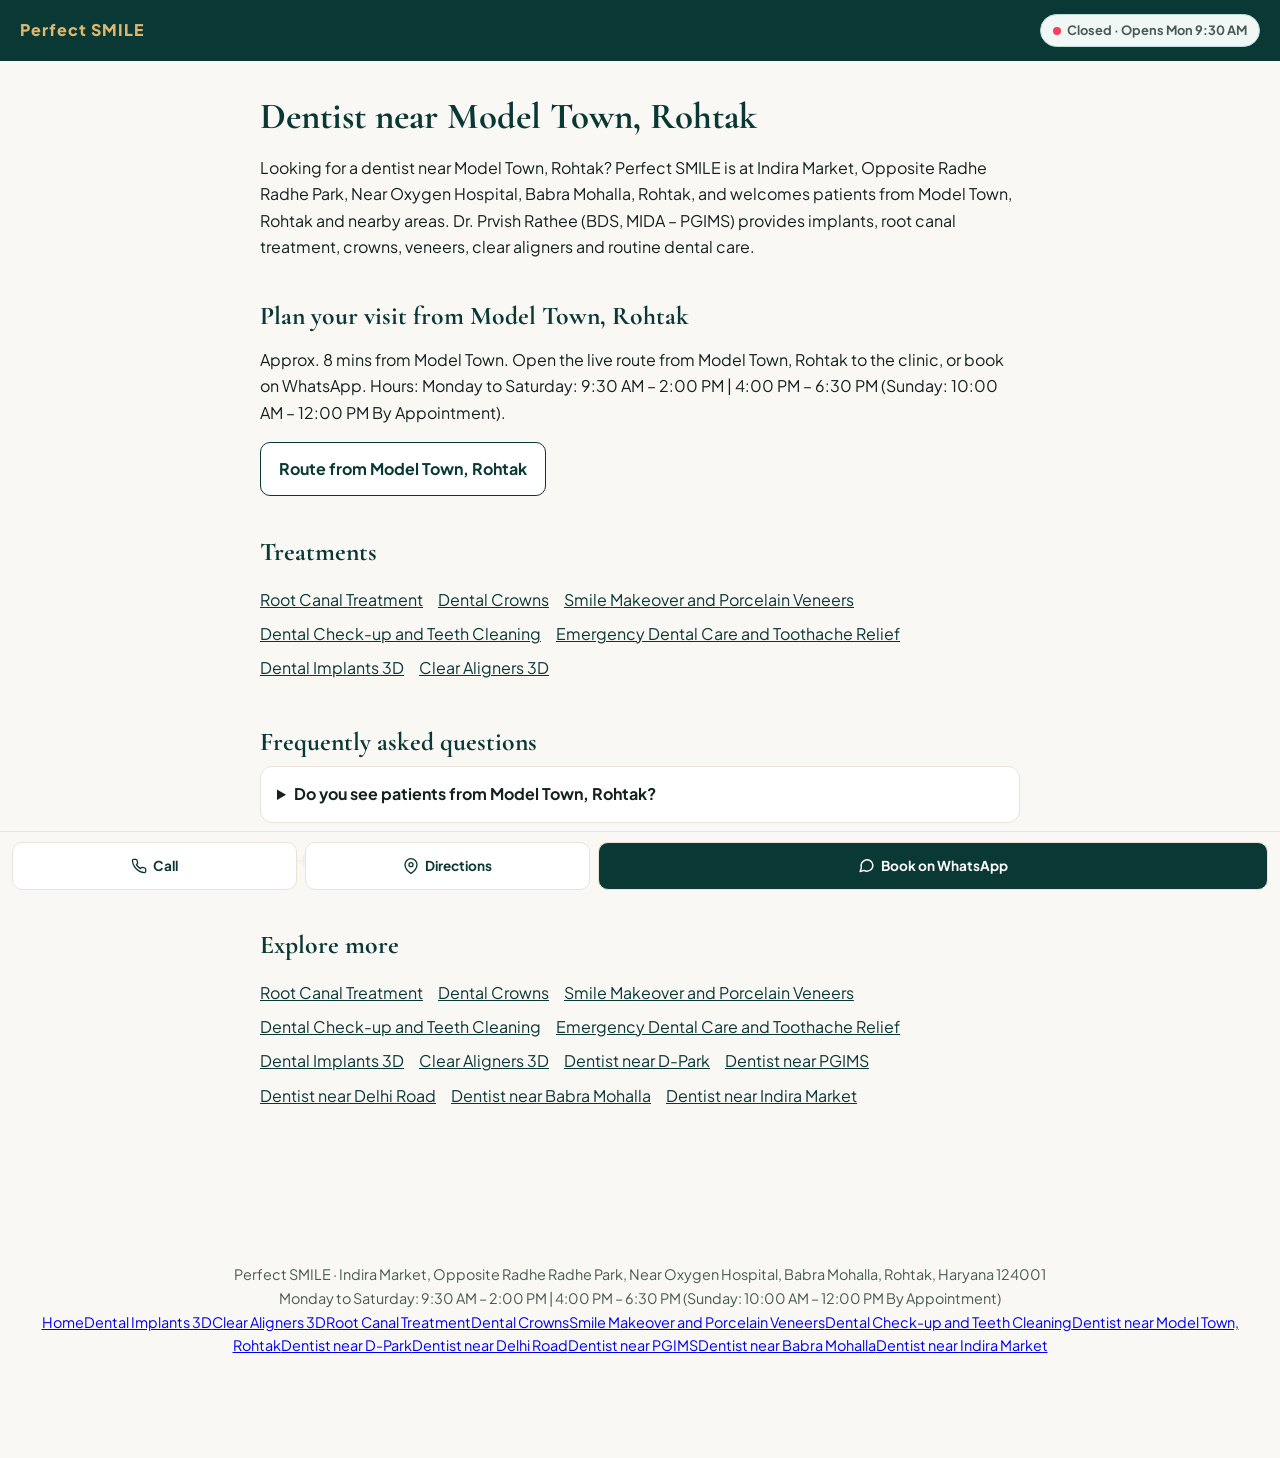
<file: dentist-near-model-town-rohtak.html>
<!DOCTYPE html>
<html lang="en"><head><meta charset="utf-8"/><meta content="width=device-width, initial-scale=1.0" name="viewport"/><title>Dentist near Model Town, Rohtak | Perfect SMILE, Rohtak</title><meta content="Dentist near Model Town, Rohtak: Perfect SMILE, Bus Stand Road, Rohtak. Implants, RCT, crowns, veneers, aligners. Get directions and book on WhatsApp." name="description"/><link href="https://mintclinicrohtak.com/dentist-near-model-town-rohtak.html" rel="canonical"/><link href="favicon.svg" rel="icon" type="image/svg+xml"/><meta content="#0a3834" name="theme-color"/><meta content="website" property="og:type"/><meta content="Dentist near Model Town, Rohtak | Perfect SMILE, Rohtak" property="og:title"/><meta content="Dentist near Model Town, Rohtak: Perfect SMILE, Bus Stand Road, Rohtak. Implants, RCT, crowns, veneers, aligners. Get directions and book on WhatsApp." property="og:description"/><meta content="https://mintclinicrohtak.com/dentist-near-model-town-rohtak.html" property="og:url"/><meta content="https://mintclinicrohtak.com/hero-desktop.webp" property="og:image"/><link href="https://fonts.googleapis.com/css2?family=Cormorant+Garamond:wght@600;700&amp;family=Plus+Jakarta+Sans:wght@400;700&amp;display=swap" rel="stylesheet"/><link href="site.css" rel="stylesheet"/><script type="application/ld+json">{"@context":"https://schema.org","@type":"WebPage","name":"Dentist near Model Town, Rohtak | Perfect SMILE, Rohtak","url":"https://mintclinicrohtak.com/dentist-near-model-town-rohtak.html","description":"Dentist near Model Town, Rohtak: Perfect SMILE, Bus Stand Road, Rohtak. Implants, RCT, crowns, veneers, aligners. Get directions and book on WhatsApp.","about":{"@context":"https://schema.org","@type":"Dentist","@id":"https://mintclinicrohtak.com/#clinic","name":"Perfect SMILE","url":"https://mintclinicrohtak.com/","image":"https://mintclinicrohtak.com/hero-desktop.webp","telephone":["+919253993999","+919034467399"],"priceRange":"₹₹₹","medicalSpecialty":"Dentistry","address":{"@type":"PostalAddress","streetAddress":"Indira Market, Opposite Radhe Radhe Park, Near Oxygen Hospital, Babra Mohalla","addressLocality":"Rohtak","addressRegion":"Haryana","postalCode":"124001","addressCountry":"IN"},"founder":{"@type":"Person","name":"Dr. Prvish Rathee","jobTitle":"Lead Surgeon","hasCredential":"BDS, MIDA – PGIMS"},"hasMap":"https://maps.app.goo.gl/pcGEaBugNyQtd7A29?g_st=ac","sameAs":["https://maps.app.goo.gl/pcGEaBugNyQtd7A29?g_st=ac"],"areaServed":[{"@type":"Place","name":"Babra Mohalla"},{"@type":"Place","name":"Indira Market"},{"@type":"Place","name":"Model Town"},{"@type":"Place","name":"D-Park"},{"@type":"Place","name":"Delhi Road"},{"@type":"Place","name":"PGIMS Complex"}],"openingHoursSpecification":[{"@type":"OpeningHoursSpecification","dayOfWeek":["Monday","Tuesday","Wednesday","Thursday","Friday","Saturday"],"opens":"09:30","closes":"14:00"},{"@type":"OpeningHoursSpecification","dayOfWeek":["Monday","Tuesday","Wednesday","Thursday","Friday","Saturday"],"opens":"16:00","closes":"18:30"},{"@type":"OpeningHoursSpecification","dayOfWeek":["Sunday"],"opens":"10:00","closes":"12:00","description":"Strictly By Appointment"}],"aggregateRating":{"@type":"AggregateRating","ratingValue":"4.8","bestRating":"5","reviewCount":76,"ratingCount":76},"employee":[{"@type":"Person","name":"Dr. Prvish Rathee","jobTitle":"Lead Surgeon","hasCredential":"BDS, MIDA – PGIMS"},{"@type":"Person","name":"Dr. Nidhi Sharma","jobTitle":"Associate Surgeon","hasCredential":"BDS, MIDA – PGIMS"}]}}</script><script type="application/ld+json">{"@context":"https://schema.org","@type":"FAQPage","mainEntity":[{"@type":"Question","name":"Do you see patients from Model Town, Rohtak?","acceptedAnswer":{"@type":"Answer","text":"Yes. Patients from Model Town, Rohtak and nearby areas visit Perfect SMILE in Bus Stand Road, Rohtak. Use the directions button for a live route."}},{"@type":"Question","name":"How do I book an appointment?","acceptedAnswer":{"@type":"Answer","text":"Tap Book on WhatsApp to send a pre-filled request, or call +91 92539 93999. Clinic hours: Monday to Saturday: 9:30 AM – 2:00 PM | 4:00 PM – 6:30 PM (Sunday: 10:00 AM – 12:00 PM By Appointment)."}}]}</script><script defer="" src="site.js"></script></head><body class="sw"><header><a href="index.html">Perfect SMILE</a><span class="opd-pill" data-opd="">Checking…</span></header><main><h1>Dentist near Model Town, Rohtak</h1><p>Looking for a dentist near Model Town, Rohtak? Perfect SMILE is at Indira Market, Opposite Radhe Radhe Park, Near Oxygen Hospital, Babra Mohalla, Rohtak, and welcomes patients from Model Town, Rohtak and nearby areas. Dr. Prvish Rathee (BDS, MIDA – PGIMS) provides implants, root canal treatment, crowns, veneers, clear aligners and routine dental care.</p><h2>Plan your visit from Model Town, Rohtak</h2><p>Approx. 8 mins from Model Town. Open the live route from Model Town, Rohtak to the clinic, or book on WhatsApp. Hours: Monday to Saturday: 9:30 AM – 2:00 PM | 4:00 PM – 6:30 PM (Sunday: 10:00 AM – 12:00 PM By Appointment).</p><p><a class="btn" href="https://maps.app.goo.gl/pcGEaBugNyQtd7A29?g_st=ac" rel="noopener" target="_blank">Route from Model Town, Rohtak</a></p><h2>Treatments</h2><p class="links"><a href="root-canal.html">Root Canal Treatment</a> <a href="crowns.html">Dental Crowns</a> <a href="veneers.html">Smile Makeover and Porcelain Veneers</a> <a href="checkup.html">Dental Check-up and Teeth Cleaning</a> <a href="checkup.html">Emergency Dental Care and Toothache Relief</a> <a href="implants.html">Dental Implants 3D</a> <a href="aligners.html">Clear Aligners 3D</a></p><h2>Frequently asked questions</h2><details><summary>Do you see patients from Model Town, Rohtak?</summary><p>Yes. Patients from Model Town, Rohtak and nearby areas visit Perfect SMILE in Bus Stand Road, Rohtak. Use the directions button for a live route.</p></details><details><summary>How do I book an appointment?</summary><p>Tap Book on WhatsApp to send a pre-filled request, or call +91 92539 93999. Clinic hours: Monday to Saturday: 9:30 AM – 2:00 PM | 4:00 PM – 6:30 PM (Sunday: 10:00 AM – 12:00 PM By Appointment).</p></details><h2>Explore more</h2><p class="links"><a href="root-canal.html">Root Canal Treatment</a> <a href="crowns.html">Dental Crowns</a> <a href="veneers.html">Smile Makeover and Porcelain Veneers</a> <a href="checkup.html">Dental Check-up and Teeth Cleaning</a> <a href="checkup.html">Emergency Dental Care and Toothache Relief</a> <a href="implants.html">Dental Implants 3D</a> <a href="aligners.html">Clear Aligners 3D</a> <a href="dentist-near-d-park-rohtak.html">Dentist near D-Park</a> <a href="dentist-near-pgims-rohtak.html">Dentist near PGIMS</a> <a href="dentist-near-delhi-road-rohtak.html">Dentist near Delhi Road</a> <a href="dentist-near-babra-mohalla-rohtak.html">Dentist near Babra Mohalla</a> <a href="dentist-near-indira-market-rohtak.html">Dentist near Indira Market</a></p></main><footer>Perfect SMILE · Indira Market, Opposite Radhe Radhe Park, Near Oxygen Hospital, Babra Mohalla, Rohtak, Haryana 124001<br/>Monday to Saturday: 9:30 AM – 2:00 PM | 4:00 PM – 6:30 PM (Sunday: 10:00 AM – 12:00 PM By Appointment)<nav aria-label="Footer SEO navigation" class="footer-seo-links"><a href="index.html">Home</a><a href="implants.html">Dental Implants 3D</a><a href="aligners.html">Clear Aligners 3D</a><a href="root-canal.html">Root Canal Treatment</a><a href="crowns.html">Dental Crowns</a><a href="veneers.html">Smile Makeover and Porcelain Veneers</a><a href="checkup.html">Dental Check-up and Teeth Cleaning</a><a href="dentist-near-model-town-rohtak.html">Dentist near Model Town, Rohtak</a><a href="dentist-near-d-park-rohtak.html">Dentist near D-Park</a><a href="dentist-near-delhi-road-rohtak.html">Dentist near Delhi Road</a><a href="dentist-near-pgims-rohtak.html">Dentist near PGIMS</a><a href="dentist-near-babra-mohalla-rohtak.html">Dentist near Babra Mohalla</a><a href="dentist-near-indira-market-rohtak.html">Dentist near Indira Market</a></nav></footer><nav class="bar"><a href="tel:+919253993999"><svg aria-hidden="true" fill="none" height="16" stroke="currentColor" stroke-linecap="round" stroke-linejoin="round" stroke-width="2" viewbox="0 0 24 24" width="16"><path d="M22 16.92v3a2 2 0 0 1-2.18 2 19.79 19.79 0 0 1-8.63-3.07 19.5 19.5 0 0 1-6-6 19.79 19.79 0 0 1-3.07-8.67A2 2 0 0 1 4.11 2h3a2 2 0 0 1 2 1.72 12.84 12.84 0 0 0 .7 2.81 2 2 0 0 1-.45 2.11L8.09 9.91a16 16 0 0 0 6 6l1.27-1.27a2 2 0 0 1 2.11-.45 12.84 12.84 0 0 0 2.81.7A2 2 0 0 1 22 16.92z"></path></svg><span>Call</span></a><a href="https://maps.app.goo.gl/pcGEaBugNyQtd7A29?g_st=ac" rel="noopener" target="_blank"><svg aria-hidden="true" fill="none" height="16" stroke="currentColor" stroke-linecap="round" stroke-linejoin="round" stroke-width="2" viewbox="0 0 24 24" width="16"><path d="M21 10c0 7-9 13-9 13S3 17 3 10a9 9 0 0 1 18 0z"></path><circle cx="12" cy="10" r="3"></circle></svg><span>Directions</span></a><a class="p" href="https://wa.me/919034467399?text=Hello%20Mint%20Clinic%2C%20I%20am%20coming%20from%20Model%20Town%2C%20Rohtak%20and%20would%20like%20to%20book%20a%20dental%20consultation." rel="noopener" target="_blank"><svg aria-hidden="true" fill="none" height="17" stroke="currentColor" stroke-linecap="round" stroke-linejoin="round" stroke-width="2" viewbox="0 0 24 24" width="17"><path d="M21 11.5a8.4 8.4 0 0 1-12.4 7.4L3 20.5l1.7-5.4A8.4 8.4 0 1 1 21 11.5z"></path></svg><span>Book on WhatsApp</span></a></nav></body></html>
</file>
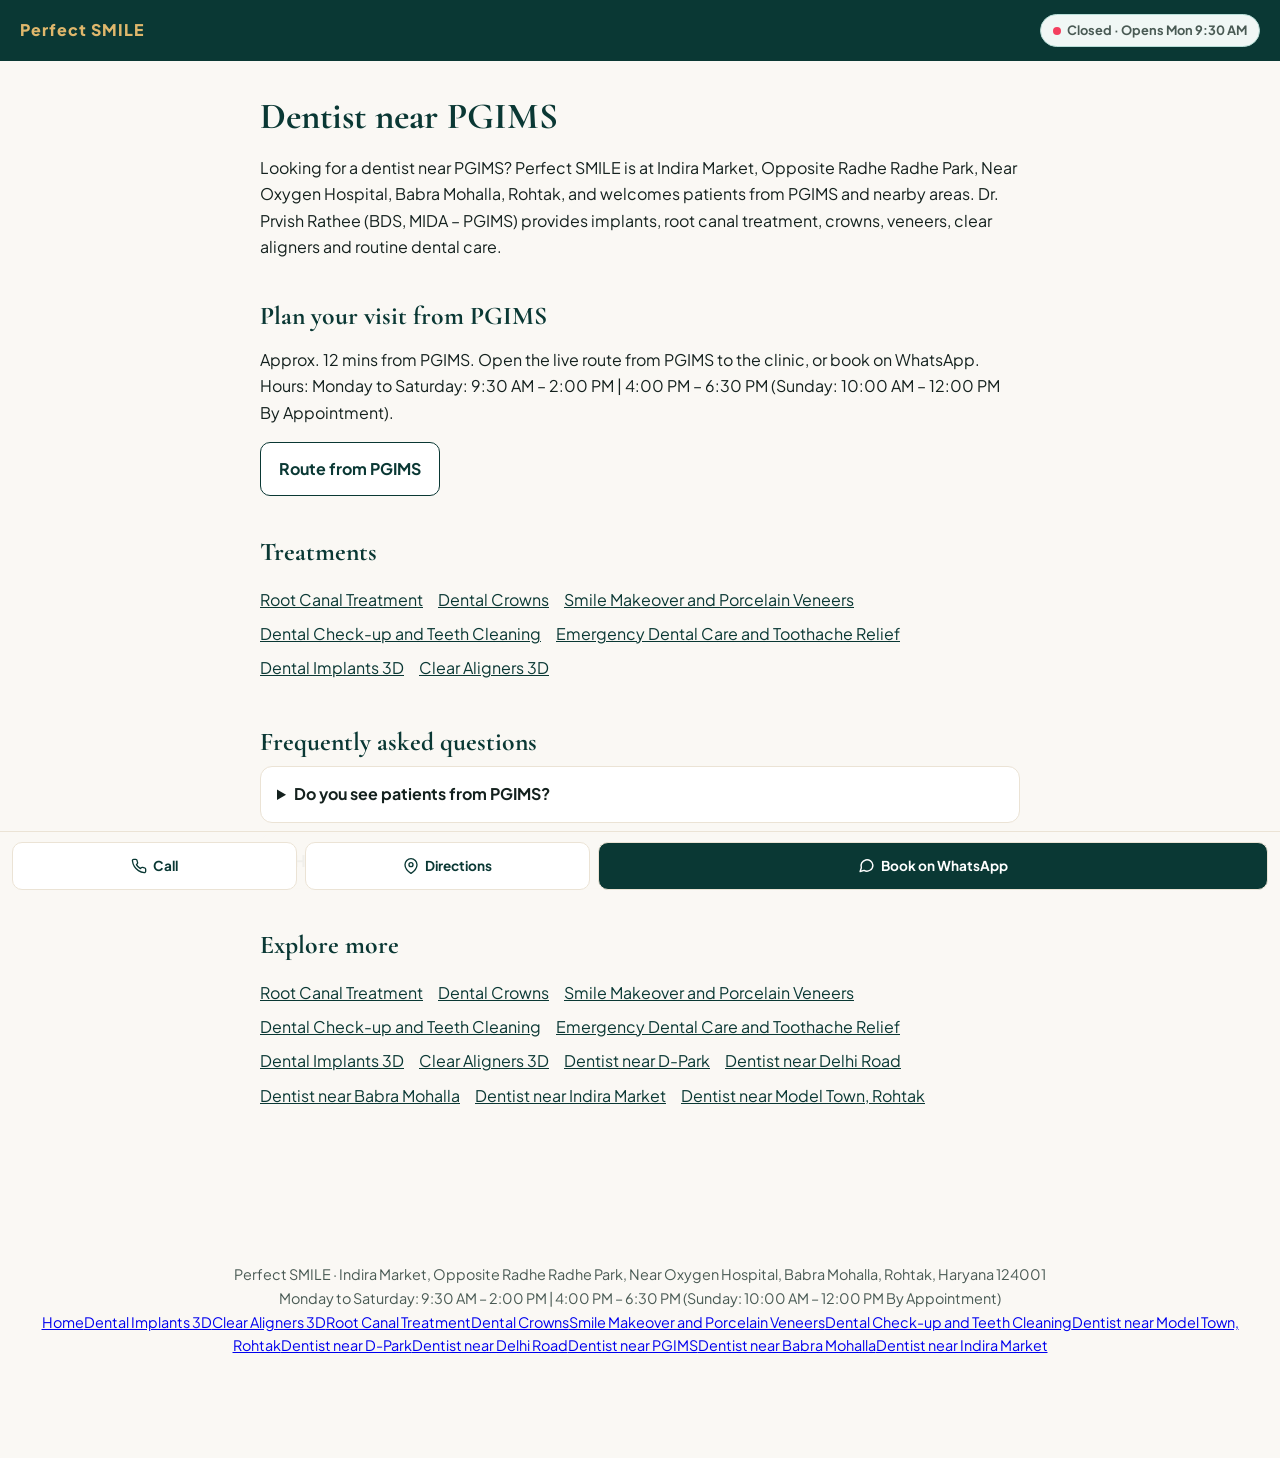
<file: dentist-near-pgims-rohtak.html>
<!DOCTYPE html>
<html lang="en"><head><meta charset="utf-8"/><meta content="width=device-width, initial-scale=1.0" name="viewport"/><title>Dentist near PGIMS | Perfect SMILE, Rohtak</title><meta content="Dentist near PGIMS: Perfect SMILE, Bus Stand Road, Rohtak. Implants, RCT, crowns, veneers, aligners. Get directions and book on WhatsApp." name="description"/><link href="https://mintclinicrohtak.com/dentist-near-pgims-rohtak.html" rel="canonical"/><link href="favicon.svg" rel="icon" type="image/svg+xml"/><meta content="#0a3834" name="theme-color"/><meta content="website" property="og:type"/><meta content="Dentist near PGIMS | Perfect SMILE, Rohtak" property="og:title"/><meta content="Dentist near PGIMS: Perfect SMILE, Bus Stand Road, Rohtak. Implants, RCT, crowns, veneers, aligners. Get directions and book on WhatsApp." property="og:description"/><meta content="https://mintclinicrohtak.com/dentist-near-pgims-rohtak.html" property="og:url"/><meta content="https://mintclinicrohtak.com/hero-desktop.webp" property="og:image"/><link href="https://fonts.googleapis.com/css2?family=Cormorant+Garamond:wght@600;700&amp;family=Plus+Jakarta+Sans:wght@400;700&amp;display=swap" rel="stylesheet"/><link href="site.css" rel="stylesheet"/><script type="application/ld+json">{"@context":"https://schema.org","@type":"WebPage","name":"Dentist near PGIMS | Perfect SMILE, Rohtak","url":"https://mintclinicrohtak.com/dentist-near-pgims-rohtak.html","description":"Dentist near PGIMS: Perfect SMILE, Bus Stand Road, Rohtak. Implants, RCT, crowns, veneers, aligners. Get directions and book on WhatsApp.","about":{"@context":"https://schema.org","@type":"Dentist","@id":"https://mintclinicrohtak.com/#clinic","name":"Perfect SMILE","url":"https://mintclinicrohtak.com/","image":"https://mintclinicrohtak.com/hero-desktop.webp","telephone":["+919253993999","+919034467399"],"priceRange":"₹₹₹","medicalSpecialty":"Dentistry","address":{"@type":"PostalAddress","streetAddress":"Indira Market, Opposite Radhe Radhe Park, Near Oxygen Hospital, Babra Mohalla","addressLocality":"Rohtak","addressRegion":"Haryana","postalCode":"124001","addressCountry":"IN"},"founder":{"@type":"Person","name":"Dr. Prvish Rathee","jobTitle":"Lead Surgeon","hasCredential":"BDS, MIDA – PGIMS"},"hasMap":"https://maps.app.goo.gl/pcGEaBugNyQtd7A29?g_st=ac","sameAs":["https://maps.app.goo.gl/pcGEaBugNyQtd7A29?g_st=ac"],"areaServed":[{"@type":"Place","name":"Babra Mohalla"},{"@type":"Place","name":"Indira Market"},{"@type":"Place","name":"Model Town"},{"@type":"Place","name":"D-Park"},{"@type":"Place","name":"Delhi Road"},{"@type":"Place","name":"PGIMS Complex"}],"openingHoursSpecification":[{"@type":"OpeningHoursSpecification","dayOfWeek":["Monday","Tuesday","Wednesday","Thursday","Friday","Saturday"],"opens":"09:30","closes":"14:00"},{"@type":"OpeningHoursSpecification","dayOfWeek":["Monday","Tuesday","Wednesday","Thursday","Friday","Saturday"],"opens":"16:00","closes":"18:30"},{"@type":"OpeningHoursSpecification","dayOfWeek":["Sunday"],"opens":"10:00","closes":"12:00","description":"Strictly By Appointment"}],"aggregateRating":{"@type":"AggregateRating","ratingValue":"4.8","bestRating":"5","reviewCount":76,"ratingCount":76},"employee":[{"@type":"Person","name":"Dr. Prvish Rathee","jobTitle":"Lead Surgeon","hasCredential":"BDS, MIDA – PGIMS"},{"@type":"Person","name":"Dr. Nidhi Sharma","jobTitle":"Associate Surgeon","hasCredential":"BDS, MIDA – PGIMS"}]}}</script><script type="application/ld+json">{"@context":"https://schema.org","@type":"FAQPage","mainEntity":[{"@type":"Question","name":"Do you see patients from PGIMS?","acceptedAnswer":{"@type":"Answer","text":"Yes. Patients from PGIMS and nearby areas visit Perfect SMILE in Bus Stand Road, Rohtak. Use the directions button for a live route."}},{"@type":"Question","name":"How do I book an appointment?","acceptedAnswer":{"@type":"Answer","text":"Tap Book on WhatsApp to send a pre-filled request, or call +91 92539 93999. Clinic hours: Monday to Saturday: 9:30 AM – 2:00 PM | 4:00 PM – 6:30 PM (Sunday: 10:00 AM – 12:00 PM By Appointment)."}}]}</script><script defer="" src="site.js"></script></head><body class="sw"><header><a href="index.html">Perfect SMILE</a><span class="opd-pill" data-opd="">Checking…</span></header><main><h1>Dentist near PGIMS</h1><p>Looking for a dentist near PGIMS? Perfect SMILE is at Indira Market, Opposite Radhe Radhe Park, Near Oxygen Hospital, Babra Mohalla, Rohtak, and welcomes patients from PGIMS and nearby areas. Dr. Prvish Rathee (BDS, MIDA – PGIMS) provides implants, root canal treatment, crowns, veneers, clear aligners and routine dental care.</p><h2>Plan your visit from PGIMS</h2><p>Approx. 12 mins from PGIMS. Open the live route from PGIMS to the clinic, or book on WhatsApp. Hours: Monday to Saturday: 9:30 AM – 2:00 PM | 4:00 PM – 6:30 PM (Sunday: 10:00 AM – 12:00 PM By Appointment).</p><p><a class="btn" href="https://maps.app.goo.gl/pcGEaBugNyQtd7A29?g_st=ac" rel="noopener" target="_blank">Route from PGIMS</a></p><h2>Treatments</h2><p class="links"><a href="root-canal.html">Root Canal Treatment</a> <a href="crowns.html">Dental Crowns</a> <a href="veneers.html">Smile Makeover and Porcelain Veneers</a> <a href="checkup.html">Dental Check-up and Teeth Cleaning</a> <a href="checkup.html">Emergency Dental Care and Toothache Relief</a> <a href="implants.html">Dental Implants 3D</a> <a href="aligners.html">Clear Aligners 3D</a></p><h2>Frequently asked questions</h2><details><summary>Do you see patients from PGIMS?</summary><p>Yes. Patients from PGIMS and nearby areas visit Perfect SMILE in Bus Stand Road, Rohtak. Use the directions button for a live route.</p></details><details><summary>How do I book an appointment?</summary><p>Tap Book on WhatsApp to send a pre-filled request, or call +91 92539 93999. Clinic hours: Monday to Saturday: 9:30 AM – 2:00 PM | 4:00 PM – 6:30 PM (Sunday: 10:00 AM – 12:00 PM By Appointment).</p></details><h2>Explore more</h2><p class="links"><a href="root-canal.html">Root Canal Treatment</a> <a href="crowns.html">Dental Crowns</a> <a href="veneers.html">Smile Makeover and Porcelain Veneers</a> <a href="checkup.html">Dental Check-up and Teeth Cleaning</a> <a href="checkup.html">Emergency Dental Care and Toothache Relief</a> <a href="implants.html">Dental Implants 3D</a> <a href="aligners.html">Clear Aligners 3D</a> <a href="dentist-near-d-park-rohtak.html">Dentist near D-Park</a> <a href="dentist-near-delhi-road-rohtak.html">Dentist near Delhi Road</a> <a href="dentist-near-babra-mohalla-rohtak.html">Dentist near Babra Mohalla</a> <a href="dentist-near-indira-market-rohtak.html">Dentist near Indira Market</a> <a href="dentist-near-model-town-rohtak.html">Dentist near Model Town, Rohtak</a></p></main><footer>Perfect SMILE · Indira Market, Opposite Radhe Radhe Park, Near Oxygen Hospital, Babra Mohalla, Rohtak, Haryana 124001<br/>Monday to Saturday: 9:30 AM – 2:00 PM | 4:00 PM – 6:30 PM (Sunday: 10:00 AM – 12:00 PM By Appointment)<nav aria-label="Footer SEO navigation" class="footer-seo-links"><a href="index.html">Home</a><a href="implants.html">Dental Implants 3D</a><a href="aligners.html">Clear Aligners 3D</a><a href="root-canal.html">Root Canal Treatment</a><a href="crowns.html">Dental Crowns</a><a href="veneers.html">Smile Makeover and Porcelain Veneers</a><a href="checkup.html">Dental Check-up and Teeth Cleaning</a><a href="dentist-near-model-town-rohtak.html">Dentist near Model Town, Rohtak</a><a href="dentist-near-d-park-rohtak.html">Dentist near D-Park</a><a href="dentist-near-delhi-road-rohtak.html">Dentist near Delhi Road</a><a href="dentist-near-pgims-rohtak.html">Dentist near PGIMS</a><a href="dentist-near-babra-mohalla-rohtak.html">Dentist near Babra Mohalla</a><a href="dentist-near-indira-market-rohtak.html">Dentist near Indira Market</a></nav></footer><nav class="bar"><a href="tel:+919253993999"><svg aria-hidden="true" fill="none" height="16" stroke="currentColor" stroke-linecap="round" stroke-linejoin="round" stroke-width="2" viewbox="0 0 24 24" width="16"><path d="M22 16.92v3a2 2 0 0 1-2.18 2 19.79 19.79 0 0 1-8.63-3.07 19.5 19.5 0 0 1-6-6 19.79 19.79 0 0 1-3.07-8.67A2 2 0 0 1 4.11 2h3a2 2 0 0 1 2 1.72 12.84 12.84 0 0 0 .7 2.81 2 2 0 0 1-.45 2.11L8.09 9.91a16 16 0 0 0 6 6l1.27-1.27a2 2 0 0 1 2.11-.45 12.84 12.84 0 0 0 2.81.7A2 2 0 0 1 22 16.92z"></path></svg><span>Call</span></a><a href="https://maps.app.goo.gl/pcGEaBugNyQtd7A29?g_st=ac" rel="noopener" target="_blank"><svg aria-hidden="true" fill="none" height="16" stroke="currentColor" stroke-linecap="round" stroke-linejoin="round" stroke-width="2" viewbox="0 0 24 24" width="16"><path d="M21 10c0 7-9 13-9 13S3 17 3 10a9 9 0 0 1 18 0z"></path><circle cx="12" cy="10" r="3"></circle></svg><span>Directions</span></a><a class="p" href="https://wa.me/919034467399?text=Hello%20Mint%20Clinic%2C%20I%20am%20coming%20from%20PGIMS%20and%20would%20like%20to%20book%20a%20dental%20consultation." rel="noopener" target="_blank"><svg aria-hidden="true" fill="none" height="17" stroke="currentColor" stroke-linecap="round" stroke-linejoin="round" stroke-width="2" viewbox="0 0 24 24" width="17"><path d="M21 11.5a8.4 8.4 0 0 1-12.4 7.4L3 20.5l1.7-5.4A8.4 8.4 0 1 1 21 11.5z"></path></svg><span>Book on WhatsApp</span></a></nav></body></html>
</file>
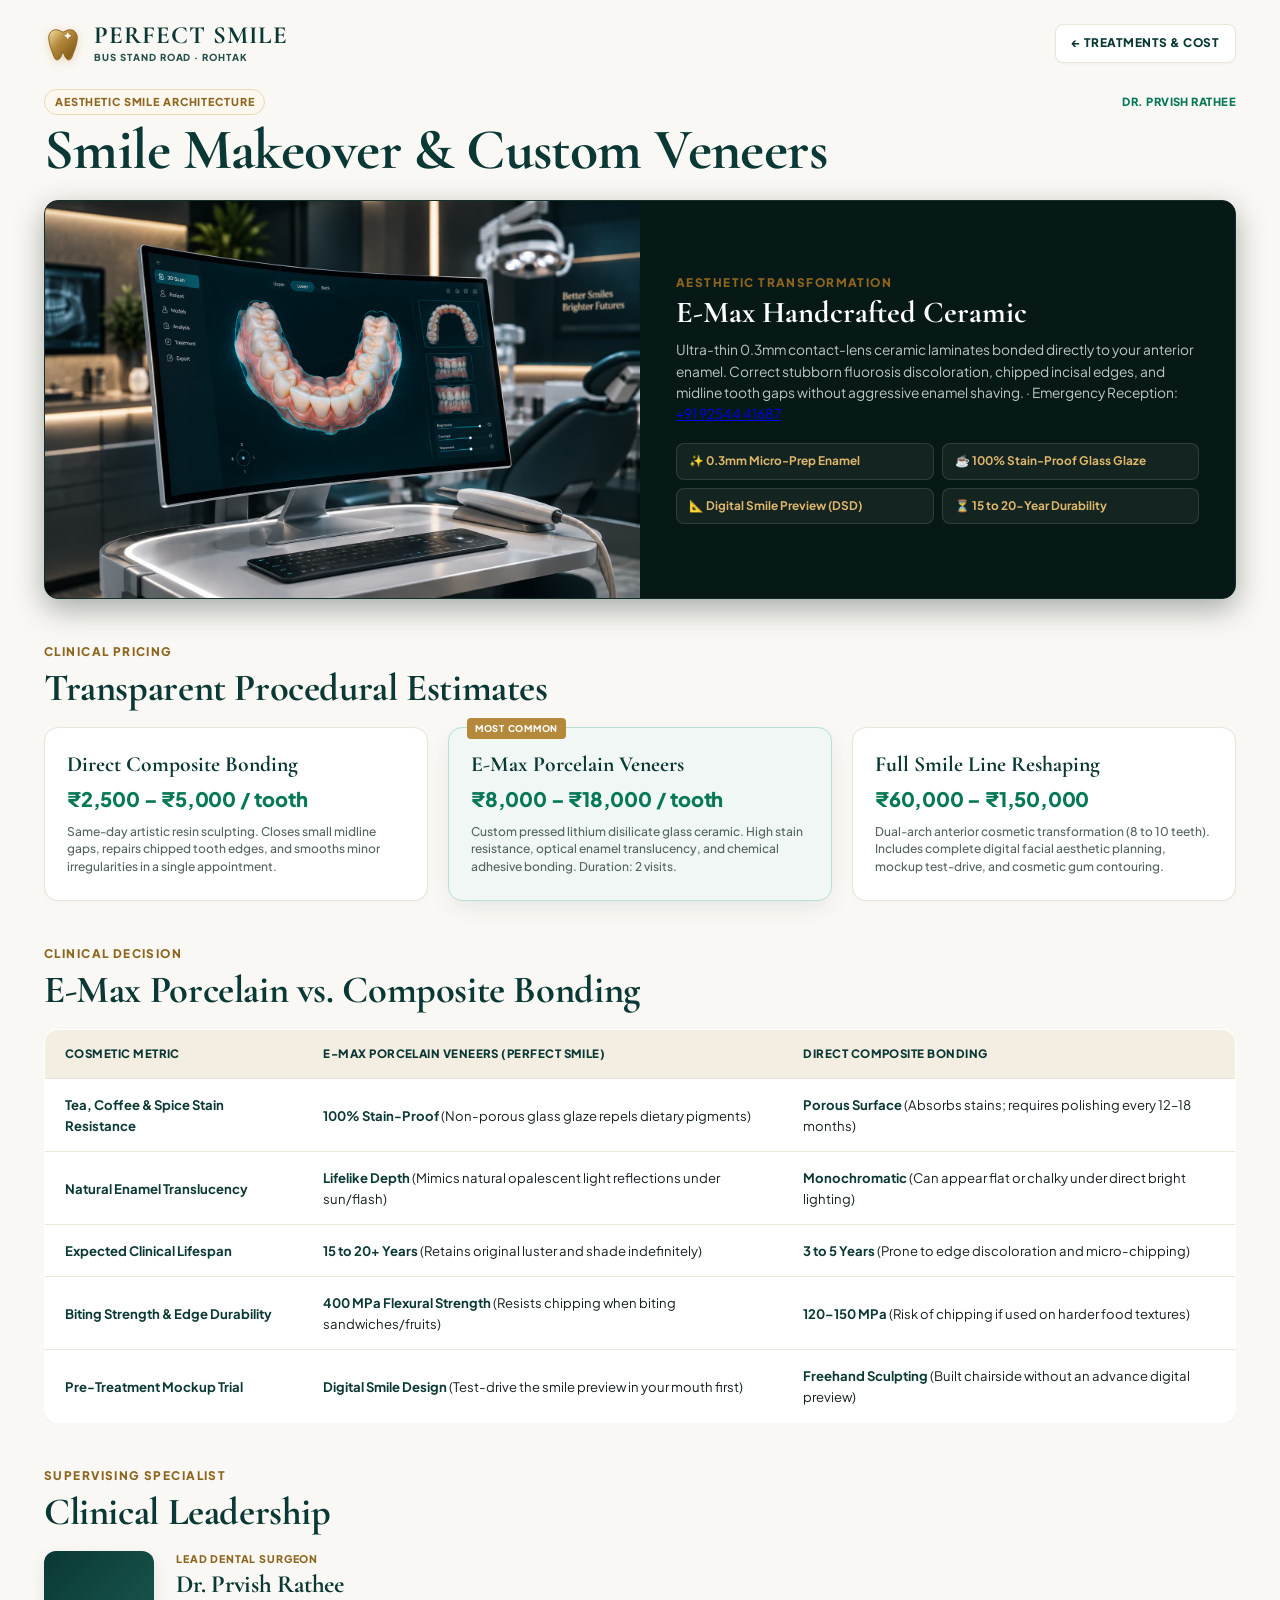
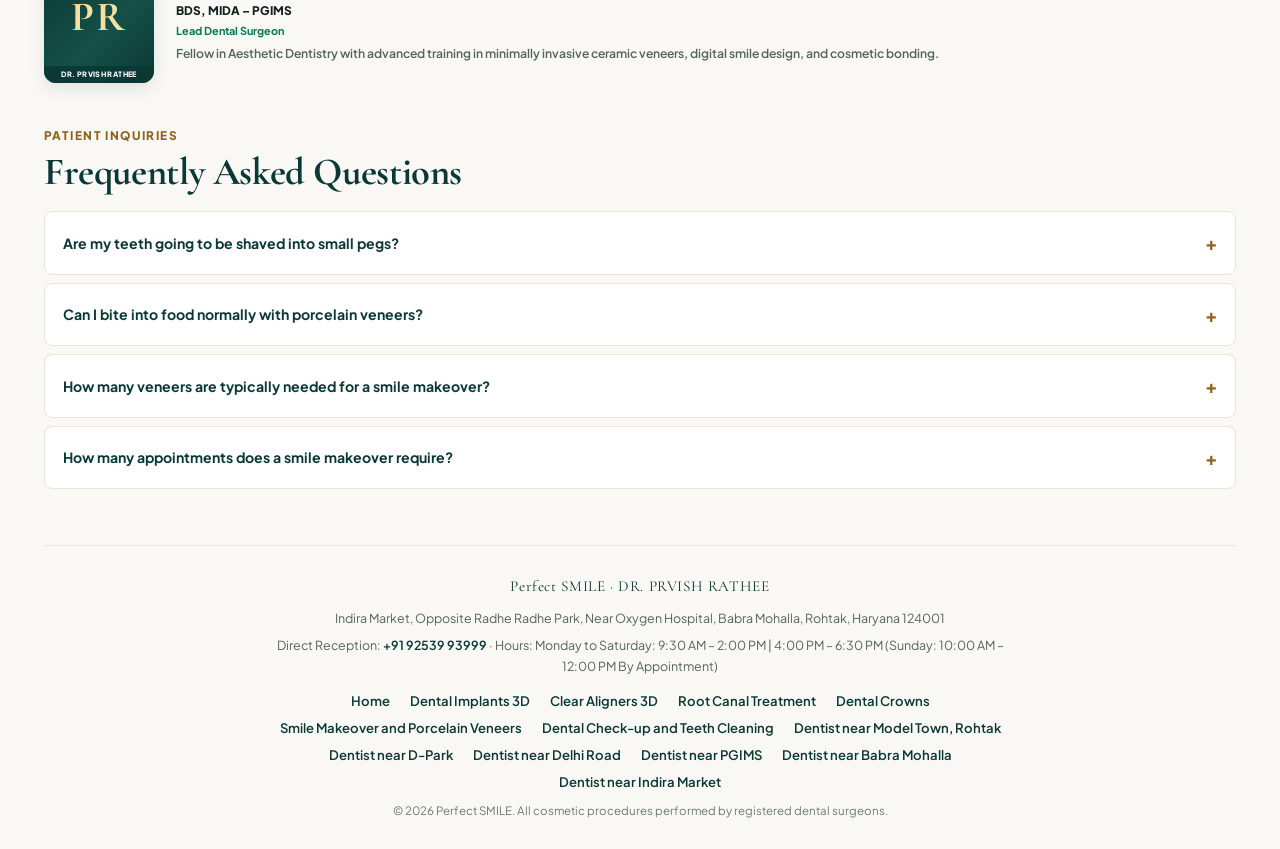
<file: veneers.html>
<!DOCTYPE html>

<html lang="en">
<head>
<meta charset="utf-8"/>
<meta content="width=device-width, initial-scale=1.0, viewport-fit=cover" name="viewport"/>
<link href="favicon.svg" rel="icon" type="image/svg+xml"/>
<meta content="#0a3834" name="theme-color"/>
<title>Smile Makeover &amp; Custom Veneers | Perfect SMILE</title>
<meta content="Custom E-Max porcelain veneers and cosmetic smile makeovers in Bus Stand Road, Rohtak by Dr. Prvish Rathee. Correct tooth gaps, chips, and deep staining with natural enamel aesthetics." name="description"/>
<link href="https://mintclinicrohtak.com/veneers.html" rel="canonical"/>
<!-- Open Graph -->
<meta content="article" property="og:type"/>
<meta content="Smile Makeover &amp; Custom Veneers | Perfect SMILE" property="og:title"/>
<meta content="Explore custom E-Max porcelain veneers, composite bonding, and transparent cosmetic pricing." property="og:description"/>
<meta content="https://mintclinicrohtak.com/veneers.html" property="og:url"/>
<meta content="https://mintclinicrohtak.com/hero-desktop.webp" property="og:image"/>
<!-- Structured Data -->
<script type="application/ld+json">{"@context":"https://schema.org","@graph":[{"@type":"MedicalProcedure","name":"Porcelain Dental Veneer Smile Makeover","procedureType":"CosmeticProcedure","bodyLocation":"Anterior Tooth Enamel","howPerformed":"Digital smile design analysis, conservative 0.3mm to 0.5mm enamel micro-contouring, and custom pressed lithium disilicate (E-Max) ceramic laminate adhesive bonding.","performer":{"@context":"https://schema.org","@type":"Dentist","@id":"https://mintclinicrohtak.com/#clinic","name":"Perfect SMILE","url":"https://mintclinicrohtak.com/","image":"https://mintclinicrohtak.com/hero-desktop.webp","telephone":["+919253993999","+919034467399"],"priceRange":"₹₹₹","medicalSpecialty":"Dentistry","address":{"@type":"PostalAddress","streetAddress":"Indira Market, Opposite Radhe Radhe Park, Near Oxygen Hospital, Babra Mohalla","addressLocality":"Rohtak","addressRegion":"Haryana","postalCode":"124001","addressCountry":"IN"},"founder":{"@type":"Person","name":"Dr. Prvish Rathee","jobTitle":"Lead Surgeon","hasCredential":"BDS, MIDA – PGIMS"},"hasMap":"https://maps.app.goo.gl/pcGEaBugNyQtd7A29?g_st=ac","sameAs":["https://maps.app.goo.gl/pcGEaBugNyQtd7A29?g_st=ac"],"areaServed":[{"@type":"Place","name":"Babra Mohalla"},{"@type":"Place","name":"Indira Market"},{"@type":"Place","name":"Model Town"},{"@type":"Place","name":"D-Park"},{"@type":"Place","name":"Delhi Road"},{"@type":"Place","name":"PGIMS Complex"}],"openingHoursSpecification":[{"@type":"OpeningHoursSpecification","dayOfWeek":["Monday","Tuesday","Wednesday","Thursday","Friday","Saturday"],"opens":"09:30","closes":"14:00"},{"@type":"OpeningHoursSpecification","dayOfWeek":["Monday","Tuesday","Wednesday","Thursday","Friday","Saturday"],"opens":"16:00","closes":"18:30"},{"@type":"OpeningHoursSpecification","dayOfWeek":["Sunday"],"opens":"10:00","closes":"12:00","description":"Strictly By Appointment"}],"aggregateRating":{"@type":"AggregateRating","ratingValue":"4.8","bestRating":"5","reviewCount":76,"ratingCount":76},"employee":[{"@type":"Person","name":"Dr. Prvish Rathee","jobTitle":"Lead Surgeon","hasCredential":"BDS, MIDA – PGIMS"},{"@type":"Person","name":"Dr. Nidhi Sharma","jobTitle":"Associate Surgeon","hasCredential":"BDS, MIDA – PGIMS"}]}},{"@type":"FAQPage","mainEntity":[{"@type":"Question","name":"Do porcelain veneers require aggressive shaving of natural teeth?","acceptedAnswer":{"@type":"Answer","text":"No. Modern E-Max porcelain veneers are ultra-thin (0.3mm to 0.5mm), similar to a contact lens. We only micro-buff the outermost enamel surface, preserving 90%+ of your natural tooth structure."}},{"@type":"Question","name":"Do porcelain veneers stain with tea, coffee, or spices?","acceptedAnswer":{"@type":"Answer","text":"No. E-Max porcelain is glazed and fired at over 900°C into an impervious glass ceramic. It resists staining from black tea, coffee, turmeric, or red wine over decades."}},{"@type":"Question","name":"What is the difference between composite bonding and porcelain veneers?","acceptedAnswer":{"@type":"Answer","text":"Composite bonding uses resin sculpted directly chairside; it is budget-friendly but prone to staining and chipping over 3 to 5 years. Porcelain veneers are custom lab-pressed ceramic laminates that retain their gloss and color for 15 to 20+ years."}},{"@type":"Question","name":"Can I preview my new smile before the veneers are permanently made?","acceptedAnswer":{"@type":"Answer","text":"Yes. Every smile makeover at Perfect SMILE begins with Digital Smile Design (DSD) and an intraoral mock-up trial, allowing you to test-drive tooth shapes and length in your mouth before permanent fabrication."}}]}]}</script>
<!-- Google Fonts -->
<link href="https://fonts.googleapis.com" rel="preconnect"/>
<link crossorigin="" href="https://fonts.gstatic.com" rel="preconnect"/>
<link href="https://fonts.googleapis.com/css2?family=Cormorant+Garamond:ital,wght@0,600;0,700;1,600&amp;family=Plus+Jakarta+Sans:wght@400;500;600;700;800&amp;display=swap" rel="stylesheet"/>
<style>
    :root {
      --bg-canvas: #faf8f4;
      --bg-surface: #ffffff;
      --bg-subtle: #f4ede2;

      --text-main: #14211e;
      --text-muted: #53645e;

      --teal-primary: #0a3834;
      --teal-hover: #062623;
      --teal-soft: #f0f7f5;
      --teal-border: #b8ded7;

      --emerald-accent: #047857;
      --emerald-soft: #ecfdf5;

      --gold-primary: #b5893b;
      --gold-accent: #8e651e;
      --gold-soft: #fcf8f0;
      --gold-border: #ebd9b5;

      --border-color: #ebe4d8;
      --shadow-sm: 0 1px 3px rgba(10, 56, 52, 0.04);
      --shadow-card: 0 4px 18px -2px rgba(10, 56, 52, 0.06);
      --shadow-desk: 0 18px 45px -8px rgba(10, 56, 52, 0.16);

      --radius-sm: 8px;
      --radius-md: 14px;
      --radius-lg: 22px;
    }

    *, *::before, *::after {
      box-sizing: border-box;
      margin: 0;
      padding: 0;
      -webkit-tap-highlight-color: transparent;
    }
    html, body {
      width: 100%;
      max-width: 100vw;
      overflow-x: hidden;
      background-color: var(--bg-canvas);
    }

    body {
      color: var(--text-main);
      font-family: 'Plus Jakarta Sans', -apple-system, BlinkMacSystemFont, sans-serif;
      line-height: 1.6;
      padding-bottom: 96px;
    }

    @media (min-width: 900px) and (orientation: landscape) {
      body { padding-bottom: 0; }
    }

    .fluid-section-band {
      width: 100%;
      box-sizing: border-box;
      padding: 0 clamp(16px, 3.5vw, 44px);
    }

    .serif-title {
      font-family: 'Cormorant Garamond', Georgia, serif;
      letter-spacing: -0.01em;
    }

    /* 1. SEAMLESS EDITORIAL HEADER */
    .site-nav-header {
      width: 100%;
      padding-top: clamp(14px, 2.5vw, 22px);
      padding-bottom: 12px;
      display: flex;
      align-items: center;
      justify-content: space-between;
      gap: 16px;
      background: transparent;
      border: none !important;
    }

    .header-brand-link {
      display: flex;
      align-items: center;
      gap: 12px;
      text-decoration: none;
      min-width: 0;
      flex: 1 1 auto;
    }

    .gold-tooth-icon {
      width: clamp(32px, 3.2vw, 38px);
      height: clamp(32px, 3.2vw, 38px);
      flex-shrink: 0;
      filter: drop-shadow(0 2px 4px rgba(181, 137, 59, 0.28));
    }

    .brand-text-block {
      display: flex;
      flex-direction: column;
      min-width: 0;
    }

    .brand-name-serif {
      font-family: 'Cormorant Garamond', Georgia, serif;
      font-size: clamp(1.15rem, 3.2vw, 1.55rem);
      font-weight: 700;
      line-height: 1.05;
      color: var(--teal-primary);
      letter-spacing: 0.04em;
      text-transform: uppercase;
      white-space: nowrap;
      overflow: hidden;
      text-overflow: ellipsis;
    }

    .brand-tagline-sans {
      font-size: clamp(0.48rem, 1.3vw, 0.60rem);
      color: var(--teal-primary);
      opacity: 0.88;
      font-weight: 800;
      letter-spacing: 0.1em;
      text-transform: uppercase;
      margin-top: 2px;
      white-space: nowrap;
    }

    .back-nav-btn {
      display: inline-flex;
      align-items: center;
      gap: 6px;
      color: var(--teal-primary);
      text-decoration: none;
      font-size: 0.74rem;
      font-weight: 800;
      text-transform: uppercase;
      letter-spacing: 0.04em;
      background: #ffffff;
      padding: 9px 16px;
      border-radius: var(--radius-sm);
      border: 1.5px solid var(--border-color);
      box-shadow: var(--shadow-sm);
      transition: all 0.15s ease;
      white-space: nowrap;
      cursor: pointer;
    }

    .back-nav-btn:hover {
      background: var(--teal-primary);
      color: #ffffff;
      border-color: var(--teal-primary);
    }

    /* 2. COMPACT HERO HEADER */
    .compact-hero-block {
      margin-top: 12px;
      margin-bottom: 18px;
      display: flex;
      flex-direction: column;
      gap: 4px;
    }

    .eyebrow-badge-row {
      display: flex;
      align-items: center;
      justify-content: space-between;
      gap: 8px;
      flex-wrap: wrap;
    }

    .pill-tag {
      display: inline-block;
      background: var(--gold-soft);
      color: var(--gold-accent);
      border: 1px solid var(--gold-border);
      padding: 3px 10px;
      border-radius: 999px;
      font-size: 0.68rem;
      font-weight: 800;
      text-transform: uppercase;
      letter-spacing: 0.08em;
    }

    .specialist-badge-top {
      font-size: 0.70rem;
      font-weight: 800;
      color: var(--emerald-accent);
      letter-spacing: 0.04em;
      text-transform: uppercase;
    }

    .compact-hero-block h1 {
      font-size: clamp(2.1rem, 5.2vw, 3.6rem);
      font-weight: 700;
      line-height: 1.10;
      color: var(--teal-primary);
    }

    /* 3. STATIC PHOTO SHOWCASE */
    .photo-stage-section {
      width: 100%;
      margin: 12px 0 38px;
      position: relative;
    }

    .photo-showcase-card {
      background: #071916;
      border: 1.5px solid #143029;
      border-radius: var(--radius-md);
      overflow: hidden;
      display: grid;
      grid-template-columns: 1fr;
      box-shadow: 0 10px 30px rgba(7, 25, 22, 0.35);
    }

    @media (min-width: 768px) {
      .photo-showcase-card {
        grid-template-columns: 1fr 1fr;
      }
    }

    .photo-stage-media {
      position: relative;
      background: radial-gradient(circle at 50% 50%, #0f3d37 0%, #062623 70%, #021210 100%);
      display: flex;
      align-items: center;
      justify-content: center;
      min-height: 280px;
    }

    .photo-stage-media img {
      width: 100%;
      height: 100%;
      object-fit: cover;
      display: block;
    }

    .photo-stage-content {
      padding: clamp(22px, 3.5vw, 36px);
      display: flex;
      flex-direction: column;
      justify-content: center;
      background: #071916;
      color: #f0f7f5;
    }

    .photo-stage-content h2 {
      font-family: 'Cormorant Garamond', Georgia, serif;
      font-size: clamp(1.4rem, 2.8vw, 1.9rem);
      font-weight: 700;
      color: #ffffff;
      margin-bottom: 8px;
      line-height: 1.15;
    }

    .photo-stage-content p {
      font-size: 0.86rem;
      color: rgba(240, 247, 245, 0.78);
      line-height: 1.55;
      margin-bottom: 18px;
    }

    .spec-badges-grid {
      display: grid;
      grid-template-columns: 1fr 1fr;
      gap: 8px;
    }

    .spec-badge-item {
      background: rgba(255, 255, 255, 0.05);
      border: 1px solid rgba(255, 255, 255, 0.12);
      border-radius: var(--radius-sm);
      padding: 8px 12px;
      font-size: 0.74rem;
      font-weight: 700;
      color: #dfb76c;
      display: flex;
      align-items: center;
      gap: 6px;
    }

    /* 4. SEAMLESS PRICING TIERS */
    .editorial-heading-group {
      margin: 44px 0 16px;
      display: flex;
      justify-content: space-between;
      align-items: flex-end;
      gap: 12px;
    }

    .editorial-subhead {
      font-size: 0.74rem;
      font-weight: 800;
      text-transform: uppercase;
      letter-spacing: 0.12em;
      color: var(--gold-accent);
      display: block;
      margin-bottom: 3px;
    }

    .section-display-title {
      font-size: clamp(1.75rem, 3.6vw, 2.4rem);
      font-weight: 700;
      color: var(--teal-primary);
      line-height: 1.2;
    }

    .pricing-cards-grid {
      display: grid;
      grid-template-columns: 1fr;
      gap: 16px;
      margin-top: 12px;
      margin-bottom: 36px;
      width: 100%;
    }

    @media (min-width: 768px) {
      .pricing-cards-grid {
        grid-template-columns: 1fr 1fr 1fr;
        gap: 20px;
      }
    }

    .price-tier-card {
      background: #ffffff;
      border: 1.5px solid var(--border-color);
      border-radius: var(--radius-md);
      padding: 24px 22px;
      box-shadow: var(--shadow-sm);
      display: flex;
      flex-direction: column;
      justify-content: space-between;
      position: relative;
    }

    .price-tier-card.featured {
      background: var(--teal-soft);
      border: 1.5px solid var(--teal-border);
      color: var(--text-main);
      box-shadow: 0 8px 24px -4px rgba(10, 56, 52, 0.10);
    }

    .price-tier-card.featured .price-tier-title {
      color: var(--teal-primary);
    }

    .price-tier-card.featured .price-tier-figure {
      color: var(--emerald-accent);
    }

    .price-tier-card.featured .price-tier-includes {
      color: var(--text-muted);
    }

    .price-tier-card.featured::before {
      content: 'MOST COMMON';
      position: absolute;
      top: -10px;
      left: 18px;
      background: var(--gold-primary);
      color: #ffffff;
      font-size: 0.58rem;
      font-weight: 800;
      letter-spacing: 0.08em;
      padding: 3px 8px;
      border-radius: 4px;
    }

    .price-tier-title {
      font-family: 'Cormorant Garamond', Georgia, serif;
      font-size: 1.35rem;
      font-weight: 700;
      color: var(--teal-primary);
      line-height: 1.15;
      margin-bottom: 6px;
    }

    .price-tier-figure {
      font-size: 1.25rem;
      font-weight: 800;
      color: var(--emerald-accent);
      margin-bottom: 8px;
      letter-spacing: -0.01em;
    }

    .price-tier-includes {
      font-size: 0.75rem;
      color: var(--text-muted);
      line-height: 1.48;
      font-weight: 500;
    }

    /* 5. SEAMLESS COMPARISON TABLE */
    .comp-table-wrap {
      width: 100%;
      overflow-x: auto;
      margin: 14px 0 38px 0;
      background: transparent;
    }

    .comp-table {
      width: 100%;
      border-collapse: collapse;
      font-size: 0.82rem;
      min-width: 580px;
      background: #ffffff;
      border: 1.5px solid var(--border-color);
      border-radius: var(--radius-md);
      overflow: hidden;
      box-shadow: var(--shadow-sm);
    }

    .comp-table th, .comp-table td {
      padding: 15px 20px;
      border-bottom: 1px solid var(--border-color);
      text-align: left;
    }

    .comp-table th {
      background: var(--bg-subtle);
      font-weight: 800;
      color: var(--teal-primary);
      text-transform: uppercase;
      font-size: 0.72rem;
      letter-spacing: 0.04em;
    }

    .comp-table td strong { color: var(--teal-primary); }

    /* 6. DOCTOR PROFILE */
    .doctor-feature-entry {
      display: flex;
      align-items: flex-start;
      gap: 22px;
      background: transparent;
      border: none;
      box-shadow: none;
      padding: 0;
      margin-top: 14px;
      margin-bottom: 38px;
      width: 100%;
    }

    .doctor-photo-frame {
      position: relative;
      width: 110px;
      height: 132px;
      flex-shrink: 0;
      border-radius: 12px;
      overflow: hidden;
      box-shadow: 0 6px 16px rgba(10, 56, 52, 0.1);
    }

    .doctor-monogram {
      width: 100%;
      height: 100%;
      display: flex;
      align-items: center;
      justify-content: center;
      font-family: 'Cormorant Garamond', Georgia, serif;
      font-size: 2.6rem;
      font-weight: 700;
      letter-spacing: 0.04em;
      color: #f5e0a3;
      background: linear-gradient(135deg, #0a3834 0%, #155048 60%, #0a3834 100%);
    }

    .doctor-photo-badge {
      position: absolute;
      bottom: 0; left: 0; right: 0;
      background: rgba(10, 56, 52, 0.9);
      color: #ffffff;
      font-size: 0.46rem;
      font-weight: 800;
      text-transform: uppercase;
      letter-spacing: 0.05em;
      padding: 3px 4px;
      text-align: center;
    }

    .doctor-details-block {
      flex: 1;
      min-width: 0;
    }

    .doc-lead-eyebrow {
      font-size: 0.66rem;
      font-weight: 800;
      text-transform: uppercase;
      letter-spacing: 0.08em;
      color: var(--gold-accent);
      display: block;
      margin-bottom: 2px;
    }

    .doc-name-serif {
      font-size: 1.55rem;
      font-weight: 700;
      line-height: 1.15;
      color: var(--teal-primary);
    }

    .doc-degrees-line {
      font-size: 0.74rem;
      font-weight: 800;
      text-transform: uppercase;
      color: var(--text-main);
      margin-top: 3px;
    }

    .doc-reg-number {
      font-size: 0.68rem;
      font-weight: 700;
      color: var(--emerald-accent);
      margin-top: 1px;
    }

    .doc-institution-line {
      font-size: 0.76rem;
      color: var(--text-muted);
      line-height: 1.48;
      margin-top: 6px;
      font-weight: 600;
    }

    /* 7. FAQ ACCORDION */
    .faq-accordion {
      display: flex;
      flex-direction: column;
      gap: 8px;
      margin-top: 12px;
      margin-bottom: 28px;
      width: 100%;
    }

    details {
      background: #ffffff;
      border: 1.5px solid var(--border-color);
      border-radius: var(--radius-sm);
      overflow: hidden;
      transition: border-color 0.15s ease;
    }

    details[open] { border-color: var(--teal-border); }

    summary {
      padding: 16px 18px;
      font-size: 0.88rem;
      font-weight: 700;
      cursor: pointer;
      list-style: none;
      display: flex;
      justify-content: space-between;
      align-items: center;
      color: var(--teal-primary);
    }

    summary::-webkit-details-marker { display: none; }
    summary::after {
      content: '+';
      font-size: 1.15rem;
      color: var(--gold-accent);
      font-weight: 800;
    }
    details[open] summary::after { content: '−'; }

    details p {
      padding: 0 18px 16px;
      font-size: 0.82rem;
      color: var(--text-muted);
      line-height: 1.5;
    }

    .site-footer {
      margin-top: 56px;
      padding: 28px 0;
      border-top: 1px solid var(--border-color);
      text-align: center;
      font-size: 0.78rem;
      color: var(--text-muted);
      width: 100%;
    }

    /* 8. MOBILE FLOATING ACTION BAR */
    .mobile-action-bar {
      position: fixed;
      bottom: 0; left: 0; right: 0;
      background: rgba(250, 248, 244, 0.96);
      backdrop-filter: blur(12px);
      -webkit-backdrop-filter: blur(12px);
      border-top: 1px solid var(--border-color);
      padding: 12px 16px;
      display: flex;
      gap: 10px;
      z-index: 1000;
      box-shadow: 0 -4px 12px rgba(10, 56, 52, 0.05);
    }

    @media (min-width: 900px) and (orientation: landscape) {
      .mobile-action-bar { display: none; }
    }

    .mobile-call-btn, .mobile-book-btn {
      display: flex;
      align-items: center;
      justify-content: center;
      text-decoration: none;
      border-radius: var(--radius-sm);
      padding: 13px 0;
      font-weight: 700;
    }

    .mobile-call-btn {
      flex: 1;
      background: var(--bg-surface);
      border: 1.5px solid var(--border-color);
      color: var(--text-main);
      gap: 6px;
      font-size: 0.88rem;
    }

    .mobile-book-btn {
      flex: 2;
      background: var(--teal-primary);
      color: #ffffff;
      gap: 8px;
      font-size: 0.9rem;
      font-weight: 800;
      border: none;
      box-shadow: 0 4px 12px rgba(10, 56, 52, 0.2);
    }

    @media (max-width: 600px) {
      .site-nav-header { gap: 8px; }
      .header-brand-link { gap: 8px; flex: 1 1 auto; min-width: 0; }
      .brand-text-block { min-width: 0; }
      .brand-name-serif {
        font-size: clamp(0.98rem, 4.1vw, 1.25rem);
        white-space: nowrap;
        overflow: visible;
        text-overflow: clip;
        letter-spacing: 0.02em;
      }
      .brand-tagline-sans {
        font-size: clamp(0.40rem, 1.45vw, 0.52rem);
        white-space: nowrap;
        overflow: hidden;
        text-overflow: ellipsis;
      }
      .back-nav-btn {
        flex: 0 0 auto;
        padding: 8px 9px;
        font-size: 0.64rem;
        letter-spacing: 0.025em;
        gap: 4px;
      }
    }

    .site-footer-inner { max-width: 760px; margin: 0 auto; }
    .footer-brand { color: var(--teal-primary); letter-spacing: 0.04em; font-size: 0.95rem; margin-bottom: 10px; }
    .footer-address, .footer-contact { margin: 6px 0; line-height: 1.65; }
    .footer-contact a, .footer-nav a { color: var(--teal-primary); text-decoration: none; font-weight: 600; }
    .footer-contact a:hover, .footer-nav a:hover { text-decoration: underline; }
    .footer-nav { display: flex; flex-wrap: wrap; gap: 6px 20px; justify-content: center; margin: 14px 0 6px; font-size: 0.82rem; }
    .footer-legal { margin-top: 10px; font-size: 0.72rem; opacity: 0.85; }
  </style>
<style id="header-back-button-fix">
    .site-nav-header {
      display: flex !important;
      align-items: center !important;
      justify-content: space-between !important;
      gap: 10px !important;
      min-width: 0 !important;
    }
    .header-brand-link {
      min-width: 0 !important;
      flex: 1 1 auto !important;
    }
    .back-nav-btn {
      flex: 0 0 auto !important;
      white-space: nowrap !important;
      max-width: fit-content !important;
    }
    @media (max-width:600px) {
      .site-nav-header { gap: 6px !important; }
      .header-brand-link { gap: 6px !important; }
      .gold-tooth-icon { width: 30px !important; height: 30px !important; }
      .brand-name-serif { font-size: 0.92rem !important; letter-spacing: 0.01em !important; }
      .brand-tagline-sans { font-size: 0.40rem !important; letter-spacing: 0.06em !important; }
      .back-nav-btn { padding: 7px 8px !important; font-size: 0.58rem !important; letter-spacing: 0.01em !important; gap: 3px !important; }
    }
  </style>
<link href="site.css" rel="stylesheet"/>
<script defer="" src="site.js"></script>
</head>
<body>
<!-- 1. FULL-BLEED SEAMLESS HEADER (SMART BACK NAVIGATION) -->
<header class="site-nav-header fluid-section-band">
<a aria-label="Perfect SMILE Home" class="header-brand-link" href="index.html">
<svg aria-hidden="true" class="gold-tooth-icon" fill="none" viewbox="0 0 32 32" xmlns="http://www.w3.org/2000/svg">
<defs>
<lineargradient id="apexGoldShine" x1="0%" x2="100%" y1="0%" y2="100%">
<stop offset="0%" stop-color="#f5e0a3"></stop>
<stop offset="40%" stop-color="#b5893b"></stop>
<stop offset="80%" stop-color="#8a611c"></stop>
<stop offset="100%" stop-color="#d6ab58"></stop>
</lineargradient>
</defs>
<path d="M10 4C6.5 4 4 6.8 4 10.8c0 5.2 2.6 11 4.7 16.6.7 2 2.8 2.6 4.1 1.3 1.6-1.6 2.4-4 3.2-6.7.8 2.7 1.6 5.1 3.2 6.7 1.3 1.3 3.4.7 4.1-1.3C25.4 21.8 28 16 28 10.8 28 6.8 25.5 4 22 4c-3.1 0-5 2-6 2s-2.9-2-6-2z" fill="url(#apexGoldShine)" stroke="#8a611c" stroke-width="0.8"></path>
<path d="M19 8 L20 6 L21 8 L23 9 L21 10 L20 12 L19 10 L17 9 Z" fill="#ffffff"></path>
</svg>
<div class="brand-text-block">
<span class="brand-name-serif">Perfect SMILE</span>
<span class="brand-tagline-sans">Bus Stand Road · Rohtak</span>
</div>
</a>
<!-- Smart Back Button -->
<a aria-label="Back to Treatments &amp; Cost" class="back-nav-btn" href="index.html#treatments" onclick="if(window.history.length &gt; 1 &amp;&amp; document.referrer.includes(window.location.host)){ window.history.back(); return false; }">
<span>← Treatments &amp; Cost</span>
</a>
</header>
<main class="fluid-section-band">
<!-- 2. COMPACT HERO -->
<section aria-label="Smile Makeover Header" class="compact-hero-block">
<div class="eyebrow-badge-row">
<span class="pill-tag">Aesthetic Smile Architecture</span>
<span class="specialist-badge-top">Dr. Prvish Rathee</span>
</div>
<h1 class="serif-title">Smile Makeover &amp; Custom Veneers</h1>
</section>
<!-- 3. STATIC PHOTO SHOWCASE (MATCHING INDEX MEDIA) -->
<section aria-label="Veneers Overview" class="photo-stage-section">
<div class="photo-showcase-card">
<div class="photo-stage-media">
<img alt="Custom Porcelain Veneers &amp; Smile Design" loading="lazy" src="card-digital.webp"/>
</div>
<div class="photo-stage-content">
<span class="editorial-subhead">Aesthetic Transformation</span>
<h2>E-Max Handcrafted Ceramic</h2>
<p>
            Ultra-thin 0.3mm contact-lens ceramic laminates bonded directly to your anterior enamel. Correct stubborn fluorosis discoloration, chipped incisal edges, and midline tooth gaps without aggressive enamel shaving.
           · Emergency Reception: <a href="tel:+919254441687">+91 92544 41687</a></p>
<div class="spec-badges-grid">
<div class="spec-badge-item">✨ 0.3mm Micro-Prep Enamel</div>
<div class="spec-badge-item">☕ 100% Stain-Proof Glass Glaze</div>
<div class="spec-badge-item">📐 Digital Smile Preview (DSD)</div>
<div class="spec-badge-item">⏳ 15 to 20-Year Durability</div>
</div>
</div>
</div>
</section>
<!-- 4. TRANSPARENT PRICING TIERS -->
<div class="editorial-heading-group">
<div>
<span class="editorial-subhead">Clinical Pricing</span>
<h2 class="section-display-title serif-title">Transparent Procedural Estimates</h2>
</div>
</div>
<section aria-label="Veneer Pricing Breakdown" class="pricing-cards-grid">
<div class="price-tier-card">
<div>
<h3 class="price-tier-title">Direct Composite Bonding</h3>
<div class="price-tier-figure">₹2,500 – ₹5,000 / tooth</div>
</div>
<p class="price-tier-includes">
          Same-day artistic resin sculpting. Closes small midline gaps, repairs chipped tooth edges, and smooths minor irregularities in a single appointment.
        </p>
</div>
<div class="price-tier-card featured">
<div>
<h3 class="price-tier-title">E-Max Porcelain Veneers</h3>
<div class="price-tier-figure">₹8,000 – ₹18,000 / tooth</div>
</div>
<p class="price-tier-includes">
          Custom pressed lithium disilicate glass ceramic. High stain resistance, optical enamel translucency, and chemical adhesive bonding. Duration: 2 visits.
        </p>
</div>
<div class="price-tier-card">
<div>
<h3 class="price-tier-title">Full Smile Line Reshaping</h3>
<div class="price-tier-figure">₹60,000 – ₹1,50,000</div>
</div>
<p class="price-tier-includes">
          Dual-arch anterior cosmetic transformation (8 to 10 teeth). Includes complete digital facial aesthetic planning, mockup test-drive, and cosmetic gum contouring.
        </p>
</div>
</section>
<!-- 5. CLINICAL COMPARISON TABLE: PORCELAIN VENEERS VS COMPOSITE -->
<div class="editorial-heading-group">
<div>
<span class="editorial-subhead">Clinical Decision</span>
<h2 class="section-display-title serif-title">E-Max Porcelain vs. Composite Bonding</h2>
</div>
</div>
<section aria-label="Comparison Table" class="comp-table-wrap">
<table class="comp-table">
<thead>
<tr>
<th>Cosmetic Metric</th>
<th>E-Max Porcelain Veneers (Perfect SMILE)</th>
<th>Direct Composite Bonding</th>
</tr>
</thead>
<tbody>
<tr>
<td><strong>Tea, Coffee &amp; Spice Stain Resistance</strong></td>
<td><strong>100% Stain-Proof</strong> (Non-porous glass glaze repels dietary pigments)</td>
<td><strong>Porous Surface</strong> (Absorbs stains; requires polishing every 12–18 months)</td>
</tr>
<tr>
<td><strong>Natural Enamel Translucency</strong></td>
<td><strong>Lifelike Depth</strong> (Mimics natural opalescent light reflections under sun/flash)</td>
<td><strong>Monochromatic</strong> (Can appear flat or chalky under direct bright lighting)</td>
</tr>
<tr>
<td><strong>Expected Clinical Lifespan</strong></td>
<td><strong>15 to 20+ Years</strong> (Retains original luster and shade indefinitely)</td>
<td><strong>3 to 5 Years</strong> (Prone to edge discoloration and micro-chipping)</td>
</tr>
<tr>
<td><strong>Biting Strength &amp; Edge Durability</strong></td>
<td><strong>400 MPa Flexural Strength</strong> (Resists chipping when biting sandwiches/fruits)</td>
<td><strong>120–150 MPa</strong> (Risk of chipping if used on harder food textures)</td>
</tr>
<tr>
<td><strong>Pre-Treatment Mockup Trial</strong></td>
<td><strong>Digital Smile Design</strong> (Test-drive the smile preview in your mouth first)</td>
<td><strong>Freehand Sculpting</strong> (Built chairside without an advance digital preview)</td>
</tr>
</tbody>
</table>
</section>
<!-- 6. SEAMLESS DOCTOR EDITORIAL PROFILE -->
<div class="editorial-heading-group">
<div>
<span class="editorial-subhead">Supervising Specialist</span>
<h2 class="section-display-title serif-title">Clinical Leadership</h2>
</div>
</div>
<div aria-label="Supervising Doctor Profile" class="doctor-feature-entry">
<div class="doctor-photo-frame">
<div aria-label="PR logo" class="doctor-monogram">PR</div>
<div class="doctor-photo-badge">DR. PRVISH RATHEE</div>
</div>
<div class="doctor-details-block">
<span class="doc-lead-eyebrow">Lead Dental Surgeon</span>
<h3 class="doc-name-serif serif-title">Dr. Prvish Rathee</h3>
<p class="doc-degrees-line">BDS, MIDA – PGIMS</p>
<p class="doc-reg-number">Lead Dental Surgeon</p>
<p class="doc-institution-line">Fellow in Aesthetic Dentistry with advanced training in minimally invasive ceramic veneers, digital smile design, and cosmetic bonding.</p>
</div>
</div>
<!-- 7. FREQUENTLY ASKED QUESTIONS -->
<div class="editorial-heading-group">
<div>
<span class="editorial-subhead">Patient Inquiries</span>
<h2 class="section-display-title serif-title">Frequently Asked Questions</h2>
</div>
</div>
<section aria-label="Patient Questions" class="faq-accordion">
<details>
<summary>Are my teeth going to be shaved into small pegs?</summary>
<p>
          No. Aggressive tooth reduction is an outdated crown technique. Ultra-thin E-Max veneers only require 0.3mm to 0.5mm micro-buffing of the outermost enamel layer. More than 90% of your natural healthy tooth structure is preserved.
        </p>
</details>
<details>
<summary>Can I bite into food normally with porcelain veneers?</summary>
<p>
          Yes. Once bonded with adhesive resin cements, veneers fuse with natural enamel and act as a unified tooth surface. You can eat rotis, apples, and normal food without hesitation.
        </p>
</details>
<details>
<summary>How many veneers are typically needed for a smile makeover?</summary>
<p>
          Most patients receive 6 to 8 veneers across the upper anterior arch (canine to canine or premolar to premolar), which covers the full smile zone visible when laughing or speaking.
        </p>
</details>
<details>
<summary>How many appointments does a smile makeover require?</summary>
<p>
          Typically two appointments over 4 to 5 days. Visit 1 involves digital scanning, shade selection, and test-driving the provisional mockup. Visit 2 is for permanently bonding your custom ceramic veneers.
        </p>
</details>
</section>
<!-- FOOTER -->
<footer class="site-footer">
<div class="site-footer-inner">
<p class="footer-brand serif-title">Perfect SMILE · DR. PRVISH RATHEE</p>
<p class="footer-address">Indira Market, Opposite Radhe Radhe Park, Near Oxygen Hospital, Babra Mohalla, Rohtak, Haryana 124001</p>
<p class="footer-contact">Direct Reception: <a href="tel:+919253993999">+91 92539 93999</a> · Hours: Monday to Saturday: 9:30 AM – 2:00 PM | 4:00 PM – 6:30 PM (Sunday: 10:00 AM – 12:00 PM By Appointment)</p>
<nav aria-label="Footer SEO navigation" class="footer-nav"><a href="index.html">Home</a><a href="implants.html">Dental Implants 3D</a><a href="aligners.html">Clear Aligners 3D</a><a href="root-canal.html">Root Canal Treatment</a><a href="crowns.html">Dental Crowns</a><a href="veneers.html">Smile Makeover and Porcelain Veneers</a><a href="checkup.html">Dental Check-up and Teeth Cleaning</a><a href="dentist-near-model-town-rohtak.html">Dentist near Model Town, Rohtak</a><a href="dentist-near-d-park-rohtak.html">Dentist near D-Park</a><a href="dentist-near-delhi-road-rohtak.html">Dentist near Delhi Road</a><a href="dentist-near-pgims-rohtak.html">Dentist near PGIMS</a><a href="dentist-near-babra-mohalla-rohtak.html">Dentist near Babra Mohalla</a><a href="dentist-near-indira-market-rohtak.html">Dentist near Indira Market</a></nav>
<p class="footer-legal">© 2026 Perfect SMILE. All cosmetic procedures performed by registered dental surgeons.</p>
</div>
</footer>
</main>
<!-- 8. MOBILE FLOATING ACTION BAR -->
<div class="mobile-action-bar">
<a class="mobile-call-btn" href="tel:+919253993999">
<svg aria-hidden="true" fill="none" height="16" stroke="currentColor" stroke-linecap="round" stroke-linejoin="round" stroke-width="2" viewbox="0 0 24 24" width="16">
<path d="M22 16.92v3a2 2 0 0 1-2.18 2 19.79 19.79 0 0 1-8.63-3.07 19.5 19.5 0 0 1-6-6 19.79 19.79 0 0 1-3.07-8.67A2 2 0 0 1 4.11 2h3a2 2 0 0 1 2 1.72 12.84 12.84 0 0 0 .7 2.81 2 2 0 0 1-.45 2.11L8.09 9.91a16 16 0 0 0 6 6l1.27-1.27a2 2 0 0 1 2.11-.45 12.84 12.84 0 0 0 2.81.7A2 2 0 0 1 22 16.92z"></path>
</svg>
<span>Call</span>
</a>
<a class="mobile-call-btn" href="https://maps.app.goo.gl/pcGEaBugNyQtd7A29?g_st=ac" rel="noopener" target="_blank">
<svg aria-hidden="true" fill="none" height="16" stroke="currentColor" stroke-linecap="round" stroke-linejoin="round" stroke-width="2" viewbox="0 0 24 24" width="16">
<path d="M21 10c0 7-9 13-9 13S3 17 3 10a9 9 0 0 1 18 0z"></path><circle cx="12" cy="10" r="3"></circle>
</svg>
<span>Directions</span>
</a>
<a class="mobile-book-btn" href="https://wa.me/919034467399?text=Hello%20Dr.%20Neha%20Chhikara%2C%20I%20reviewed%20the%20Smile%20Makeover%20guide%20on%20your%20website%20and%20would%20like%20to%20schedule%20a%20consultation." rel="noopener" target="_blank">
<svg aria-hidden="true" fill="none" height="17" stroke="currentColor" stroke-linecap="round" stroke-linejoin="round" stroke-width="2" viewbox="0 0 24 24" width="17">
<path d="M21 11.5a8.4 8.4 0 0 1-12.4 7.4L3 20.5l1.7-5.4A8.4 8.4 0 1 1 21 11.5z"></path>
</svg>
<span>Book on WhatsApp</span>
</a>
</div>
</body>
</html>
</file>
<file: site.css>
.ba-image-stage{height:240px!important}.ba-cmp{position:absolute;inset:0;touch-action:pan-y}.ba-cmp img{position:absolute;inset:0;width:100%;height:100%;object-fit:cover}.ba-cmp .ba-after{clip-path:inset(0 0 0 var(--pos))}.ba-handle{position:absolute;top:0;bottom:0;left:var(--pos);width:2px;background:#fff;box-shadow:0 0 6px rgba(0,0,0,.4);pointer-events:none}.ba-handle::after{content:"↔";position:absolute;top:50%;left:50%;width:30px;height:30px;margin:-15px;border-radius:50%;background:#fff;color:#0a3834;display:grid;place-items:center;font-size:14px}.ba-lbl{position:absolute;bottom:8px;font:700 10px/1 sans-serif;letter-spacing:.08em;text-transform:uppercase;background:rgba(7,25,22,.7);color:#fff;padding:5px 8px;border-radius:4px;pointer-events:none}.ba-lbl.l{left:8px}.ba-lbl.r{right:8px}.ba-cmp input{position:absolute;inset:0;width:100%;height:100%;margin:0;opacity:0;cursor:ew-resize;touch-action:pan-y}
.opd-pill{display:inline-flex;align-items:center;gap:6px;background:#f0f7f5;color:#495a54;border:1px solid #b8ded7;border-radius:99px;padding:5px 12px;font-size:.8rem;font-weight:700}.opd-pill::before{content:"";width:8px;height:8px;border-radius:50%;background:#f43f5e}.opd-pill.is-open{color:#047857}.opd-pill.is-open::before{background:#10b981}.gl-fallback{padding:24px;text-align:center;color:#495a54}
body.sw{margin:0;background:#faf8f4;color:#14211e;font:16px/1.65 'Plus Jakarta Sans',system-ui,sans-serif}.sw header{background:#0a3834;padding:14px 20px;display:flex;justify-content:space-between;align-items:center;gap:12px}.sw header a{color:#dfb76c;font-weight:800;text-decoration:none;letter-spacing:.06em}.sw main{max-width:760px;margin:0 auto;padding:28px 20px 110px}.sw h1,.sw h2{font-family:'Cormorant Garamond',Georgia,serif;color:#0a3834;line-height:1.15}.sw h1{font-size:2.3rem;margin:.2em 0}.sw h2{font-size:1.6rem;margin:1.6em 0 .4em}.sw .btns{display:flex;flex-wrap:wrap;gap:10px;margin:20px 0}.sw .btn{padding:13px 18px;border-radius:10px;font-weight:700;text-decoration:none;border:1.5px solid #0a3834;color:#0a3834;background:#fff;display:inline-block}.sw .btn.p{background:#0a3834;color:#fff}.sw details{background:#fff;border:1px solid #ebe3d5;border-radius:12px;padding:14px 16px;margin:10px 0}.sw summary{font-weight:700;cursor:pointer}.sw .links a{display:inline-block;margin:4px 12px 4px 0;color:#0a3834}.sw footer{padding:24px 20px 100px;text-align:center;font-size:.9rem;color:#495a54}.sw .bar{position:fixed;bottom:0;left:0;right:0;display:flex;gap:8px;padding:10px 12px;background:rgba(250,248,244,.96);border-top:1px solid #ebe3d5}.sw .bar a{flex:1;text-align:center;padding:12px 4px;border-radius:10px;font-weight:700;font-size:.85rem;text-decoration:none;background:#fff;color:#0a3834;border:1.5px solid #ebe3d5}.sw .bar a.p{background:#0a3834;color:#fff}

.mobile-action-bar>a,.mobile-action-bar>button{display:flex;align-items:center;justify-content:center;gap:6px;white-space:nowrap;text-decoration:none}.mobile-action-bar svg{flex:none}
.mobile-action-bar .mobile-call-btn{flex:1;font-size:.85rem;font-weight:700;padding:13px 4px;border-radius:var(--radius-sm,8px)}.mobile-action-bar .mobile-book-btn{flex:2.4;font-size:.86rem;padding:13px 6px}
.sw .bar a{display:flex;align-items:center;justify-content:center;gap:6px;white-space:nowrap}.sw .bar a.p{flex:2.4}
.booking-note{max-height:0;opacity:0;overflow:hidden;margin:0;text-align:center;font-size:.85rem;font-weight:600;color:#875e1b;transition:opacity 1.4s ease,max-height .4s ease,margin .4s ease}.booking-note.show{max-height:60px;opacity:1;margin:0 0 12px}
.desk-cta-btn.nudge{animation:cta-pulse 1.1s ease-in-out 3}@keyframes cta-pulse{0%,100%{box-shadow:0 0 0 0 rgba(16,185,129,.65)}50%{box-shadow:0 0 0 12px rgba(16,185,129,0)}}
@media(prefers-reduced-motion:reduce){.desk-cta-btn.nudge{animation:none}.booking-note{transition:none}}
</file>
